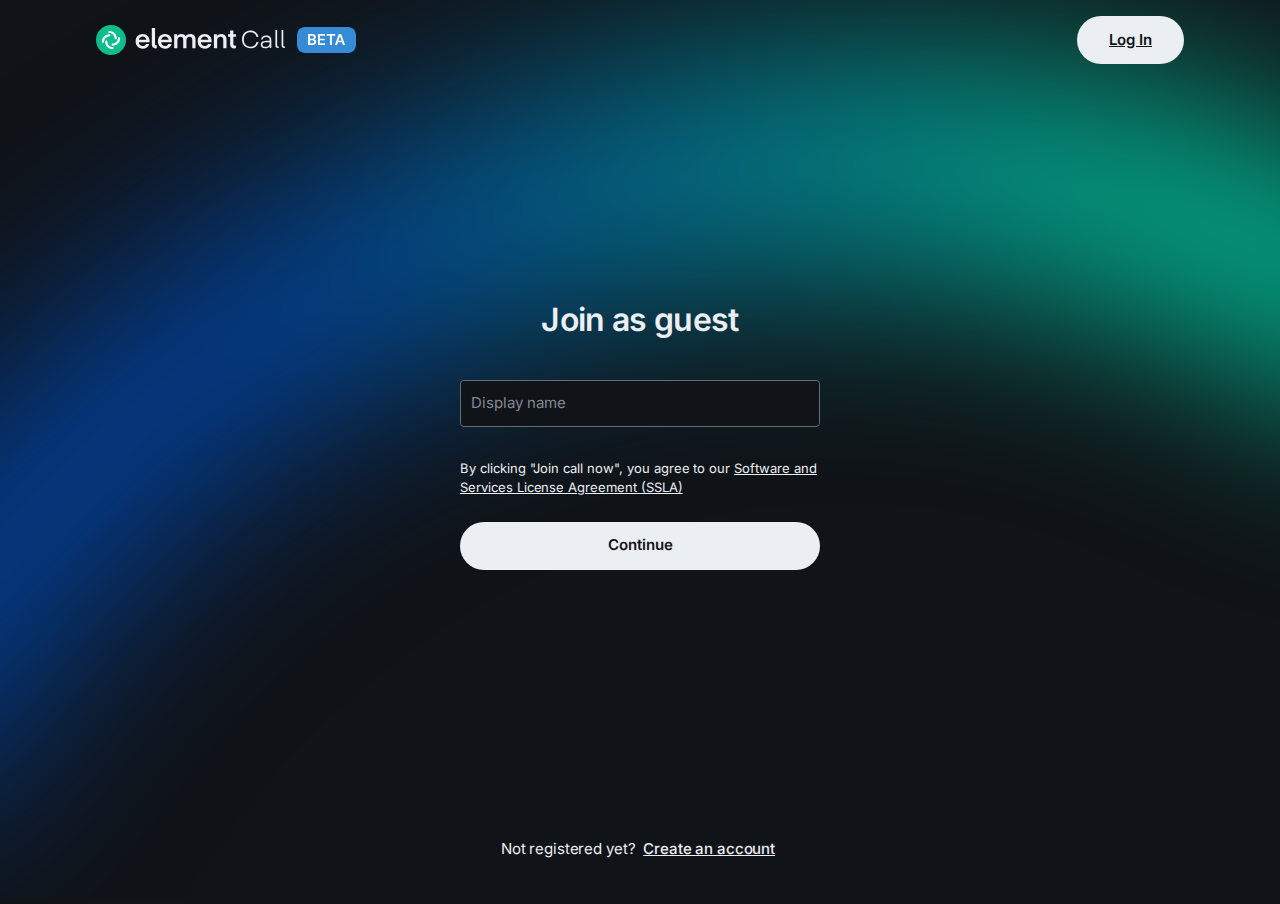
<file: element-config/widgets/element-call/index.html>
<!doctype html><html lang="en"><head><meta charset="UTF-8"><meta name="viewport" content="width=device-width,initial-scale=1,maximum-scale=1"><title>Element Call</title><script>window.global = window;</script><script type="module" crossorigin src="./assets/index-ByQHsvE1.js"></script><link rel="stylesheet" crossorigin href="./assets/index-DFVSEvlE.css"></head><body class="no-theme"><div id="root"></div></body></html>
</file>
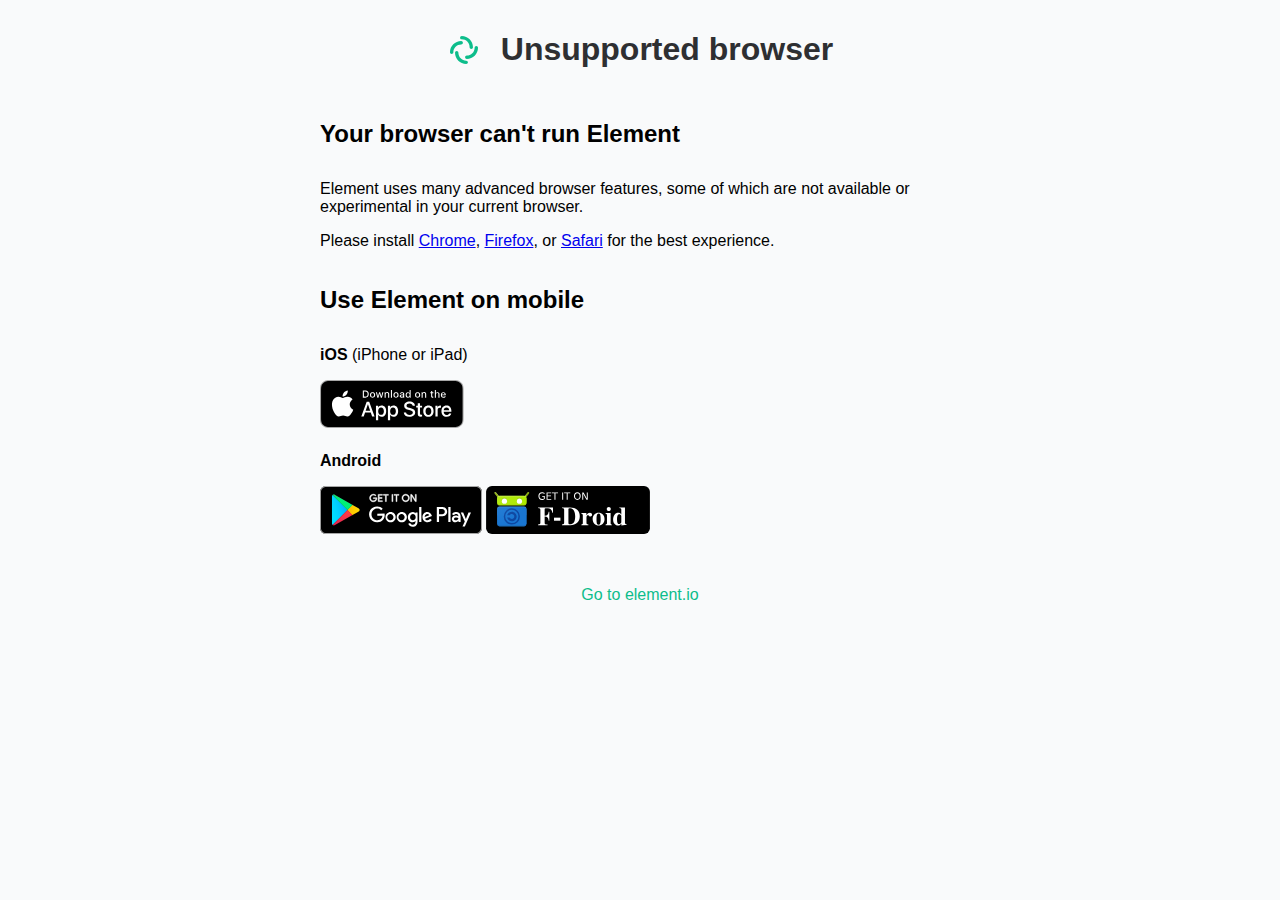
<file: element-config/static/incompatible-browser.html>
<meta name="viewport" content="width=device-width, initial-scale=1.0" />

<head>
    <style type="text/css">
        /* By default, hide the custom IS stuff - enabled in JS */
        #custom_is,
        #is_url {
            display: none;
        }

        html {
            height: 100%;
        }

        body {
            background: #f9fafb;
            max-width: 680px;
            margin: auto;
            font-family:
                -apple-system, BlinkMacSystemFont, "Segoe UI", Roboto, Helvetica, Arial, sans-serif,
                "Apple Color Emoji", "Segoe UI Emoji", "Segoe UI Symbol";
        }

        .mx_Button {
            border: 0;
            border-radius: 4px;
            font-size: 18px;
            margin-left: 4px;
            margin-right: 4px;
            min-width: 80px;
            background-color: #03b381;
            color: #fff;
            cursor: pointer;
            padding: 12px 22px;
            word-break: break-word;
            text-decoration: none;
        }

        .mx_Center {
            justify-content: center;
        }

        .mx_ClearDecoration {
            text-decoration: none !important;
        }

        .mx_HomePage_header {
            color: #2e2f32;
            display: flex;
            align-items: center;
            justify-content: center;
        }

        .mx_HomePage h3 {
            margin-top: 30px;
        }

        .mx_HomePage_col {
            display: flex;
            flex-direction: row;
        }

        .mx_HomePage_row {
            flex: 1 1 0;
            display: flex;
            flex-direction: row;
            flex-wrap: wrap;
        }

        .mx_HomePage_logo {
            margin-right: 20px;
            margin-top: -10px;
        }

        .mx_HomePage_container {
            display: block !important;
            margin: 10px 20px;
        }

        .mx_HomePage_container h1,
        .mx_HomePage_container h2 {
            font-weight: 600;
            margin-bottom: 32px;
        }

        .mx_Spacer {
            margin-top: 24px;
        }

        .mx_FooterLink {
            color: #0dbd8b;
            text-decoration: none;
        }

        .mx_Subtext {
            font-size: 14px;
        }

        .mx_SubtextTop {
            margin-top: 32px;
        }

        @media screen and (max-width: 1120px) {
            body {
                font-size: 20px;
            }

            h1 {
                font-size: 20px;
            }

            h4 {
                font-size: 16px;
            }

            .mx_Button {
                font-size: 18px;
                padding: 14px 28px;
            }

            .mx_HomePage_header {
                justify-content: left;
            }

            .mx_Spacer {
                margin-top: 24px;
            }
        }
    </style>

    <meta name="apple-itunes-app" content="app-id=id1083446067" />
</head>

<body>
    <div class="mx_HomePage_container">
        <div class="mx_HomePage_header">
            <span class="mx_HomePage_logo">
                <svg width="34" height="42" viewBox="0 0 34 42" fill="none" xmlns="http://www.w3.org/2000/svg">
                    <path
                        fill-rule="evenodd"
                        clip-rule="evenodd"
                        d="M13.08 8.68C13.08 7.75216 13.8321 7 14.76 7C20.9456 7 25.96 12.0144 25.96 18.2C25.96 19.1278 25.2078 19.88 24.28 19.88C23.3521 19.88 22.6 19.1278 22.6 18.2C22.6 13.8701 19.0899 10.36 14.76 10.36C13.8321 10.36 13.08 9.60784 13.08 8.68Z"
                        fill="#0DBD8B"
                    />
                    <path
                        fill-rule="evenodd"
                        clip-rule="evenodd"
                        d="M20.92 33.32C20.92 34.2478 20.1679 35 19.24 35C13.0544 35 8.04001 29.9856 8.04001 23.8C8.04001 22.8722 8.79217 22.12 9.72001 22.12C10.6478 22.12 11.4 22.8722 11.4 23.8C11.4 28.1299 14.9101 31.64 19.24 31.64C20.1679 31.64 20.92 32.3922 20.92 33.32Z"
                        fill="#0DBD8B"
                    />
                    <path
                        fill-rule="evenodd"
                        clip-rule="evenodd"
                        d="M4.68 24.9199C3.75216 24.9199 3 24.1678 3 23.2399C3 17.0543 8.01441 12.0399 14.2 12.0399C15.1278 12.0399 15.88 12.7921 15.88 13.7199C15.88 14.6478 15.1278 15.3999 14.2 15.3999C9.87009 15.3999 6.36 18.91 6.36 23.2399C6.36 24.1678 5.60784 24.9199 4.68 24.9199Z"
                        fill="#0DBD8B"
                    />
                    <path
                        fill-rule="evenodd"
                        clip-rule="evenodd"
                        d="M29.32 17.0801C30.2478 17.0801 31 17.8322 31 18.7601C31 24.9457 25.9856 29.9601 19.8 29.9601C18.8722 29.9601 18.12 29.2079 18.12 28.2801C18.12 27.3522 18.8722 26.6001 19.8 26.6001C24.1299 26.6001 27.64 23.09 27.64 18.7601C27.64 17.8322 28.3922 17.0801 29.32 17.0801Z"
                        fill="#0DBD8B"
                    />
                </svg>
            </span>
            <h1>Unsupported browser</h1>
        </div>
        <div class="mx_HomePage_col">
            <div class="mx_HomePage_row">
                <div>
                    <h2 id="step1_heading">Your browser can't run Element</h2>
                    <p>
                        Element uses many advanced browser features, some of which are not available or experimental in
                        your current browser.
                    </p>
                    <p>
                        Please install <a href="https://www.google.com/chrome">Chrome</a>,
                        <a href="https://firefox.com">Firefox</a>, or <a href="https://apple.com/safari">Safari</a> for
                        the best experience.
                    </p>
                </div>
            </div>
        </div>
        <div class="mx_HomePage_col">
            <div class="mx_HomePage_row">
                <div>
                    <h2 id="step2_heading">Use Element on mobile</h2>
                    <p><strong>iOS</strong> (iPhone or iPad)</p>
                    <a href="https://apps.apple.com/app/vector/id1083446067" target="_blank" class="mx_ClearDecoration">
                        <svg
                            width="144px"
                            height="48px"
                            viewBox="0 0 120 40"
                            version="1.1"
                            xmlns="http://www.w3.org/2000/svg"
                            xmlns:xlink="http://www.w3.org/1999/xlink"
                        >
                            <desc>Download on the App Store.</desc>
                            <defs></defs>
                            <g id="Page-1" stroke="none" stroke-width="1" fill="none" fill-rule="evenodd">
                                <g id="App-Store-badge" fill-rule="nonzero">
                                    <g id="Group">
                                        <g id="Shape">
                                            <path
                                                d="M110.13477,0 L9.53468,0 C9.16798,0 8.80568,0 8.43995,0.002 C8.1338,0.004 7.83009,0.00981 7.521,0.0147 C6.84951368,0.0226018036 6.17960647,0.0816762599 5.5171,0.19141 C4.85552408,0.303532628 4.21467252,0.51491574 3.61622,0.81841 C3.01849941,1.12447171 2.47234502,1.52216753 1.99757,1.99707 C1.5203025,2.47063699 1.12246318,3.01801638 0.81935,3.61816 C0.515400242,4.21710912 0.304640498,4.8589383 0.19435,5.52148 C0.0830109412,6.18318491 0.0230983806,6.85252054 0.01515,7.52348 C0.00587,7.83008 0.00489,8.1377 0,8.44434 L0,31.5586 C0.00489,31.8691 0.00587,32.1699 0.01515,32.4805 C0.023100818,33.1514262 0.0830133796,33.8207284 0.19435,34.4824 C0.304335953,35.145329 0.515108158,35.7875266 0.81935,36.3867 C1.12232555,36.9849029 1.52022081,37.5300662 1.99757,38.001 C2.47054482,38.478014 3.01705224,38.8759804 3.61622,39.1797 C4.21466797,39.4840065 4.85545044,39.6966478 5.5171,39.8105 C6.1797191,39.9193547 6.84955741,39.9784532 7.521,39.9873 C7.83009,39.9941 8.1338,39.998 8.43995,39.998 C8.80567,40 9.168,40 9.53468,40 L110.13477,40 C110.49417,40 110.85937,40 111.21877,39.998 C111.52347,39.998 111.83597,39.9941 112.14067,39.9873 C112.810843,39.9789237 113.47942,39.9198215 114.14067,39.8105 C114.804454,39.6958464 115.447534,39.4832614 116.04887,39.1797 C116.647497,38.8758046 117.1935,38.4778491 117.66607,38.001 C118.142188,37.5282218 118.540932,36.9834573 118.84767,36.3867 C119.149629,35.7870908 119.358395,35.1449445 119.46677,34.4824 C119.578285,33.8206376 119.640323,33.1514843 119.65237,32.4805 C119.65627,32.1699 119.65627,31.8691 119.65627,31.5586 C119.66407,31.1953 119.66407,30.834 119.66407,30.4648 L119.66407,9.53613 C119.66407,9.16992 119.66407,8.80664 119.65627,8.44434 C119.65627,8.1377 119.65627,7.83008 119.65237,7.52344 C119.640326,6.85242244 119.578287,6.18323567 119.46677,5.52144 C119.358093,4.8592816 119.149339,4.21750328 118.84767,3.61812 C118.230394,2.41519608 117.251573,1.4360254 116.04887,0.81832 C115.447532,0.51556738 114.804383,0.30424041 114.14067,0.19132 C113.479535,0.0811027831 112.810888,0.0220077649 112.14067,0.01456 C111.83597,0.00968 111.52347,0.00382 111.21877,0.00187 C110.85937,-0.00013 110.49417,-0.00013 110.13477,-0.00013 L110.13477,0 Z"
                                                fill="#A6A6A6"
                                            ></path>
                                            <path
                                                d="M8.44483,39.125 C8.14015,39.125 7.84283,39.1211 7.54054,39.1143 C6.91432177,39.1061407 6.28956717,39.051625 5.6714,38.9512 C5.0949903,38.8519282 4.53660424,38.6672645 4.01466,38.4033 C3.4975017,38.1415227 3.02581177,37.7982729 2.61766,37.3867 C2.20360033,36.9799753 1.85887673,36.508244 1.59715,35.9902 C1.33253926,35.4687891 1.14941288,34.9098996 1.05415,34.333 C0.951274358,33.7131149 0.895614374,33.0863132 0.88765,32.458 C0.88131,32.2471 0.87301,31.5449 0.87301,31.5449 L0.87301,8.44434 C0.87301,8.44434 0.88185,7.75293 0.8877,7.5498 C0.895325827,6.92248205 0.950662148,6.2966531 1.05323,5.67773 C1.14866872,5.09925008 1.33193687,4.53874887 1.59669,4.01563 C1.85745482,3.49794385 2.20026458,3.02586029 2.61183,2.61768 C3.02293283,2.20562142 3.49613161,1.86060412 4.01417,1.59521 C4.53491467,1.3320936 5.09224545,1.14873255 5.66749,1.05127 C6.28768733,0.949836139 6.91461084,0.894996084 7.543,0.88721 L8.44532,0.875 L111.21387,0.875 L112.12697,0.8877 C112.749643,0.895099198 113.370872,0.949450006 113.98537,1.05029 C114.566438,1.14897507 115.129577,1.33361553 115.65627,1.59814 C116.694088,2.13298605 117.538542,2.97916295 118.07127,4.01807 C118.331797,4.53757756 118.512239,5.09350676 118.60647,5.66699 C118.710259,6.29099138 118.768347,6.92173834 118.78027,7.5542 C118.78317,7.8374 118.78317,8.1416 118.78317,8.44434 C118.79107,8.81934 118.79107,9.17627 118.79107,9.53613 L118.79107,30.4648 C118.79107,30.8281 118.79107,31.1826 118.78317,31.54 C118.78317,31.8652 118.78317,32.1631 118.77927,32.4697 C118.767605,33.0908757 118.710486,33.7103642 118.60837,34.3232 C118.51506,34.9042612 118.33293,35.4675131 118.06837,35.9932 C117.804793,36.5056211 117.462049,36.9732662 117.05277,37.3789 C116.644251,37.7926846 116.171729,38.1379427 115.65337,38.4014 C115.128136,38.6673937 114.565826,38.8527403 113.98537,38.9512 C113.36725,39.052161 112.742435,39.1066802 112.11617,39.1143 C111.82327,39.1211 111.51657,39.125 111.21877,39.125 L110.13477,39.127 L8.44483,39.125 Z"
                                                fill="#000000"
                                            ></path>
                                        </g>
                                        <g id="_Group_" transform="translate(9.000000, 8.000000)" fill="#FFFFFF">
                                            <g id="_Group_2">
                                                <g id="_Group_3">
                                                    <path
                                                        d="M15.76888,12.30068 C15.790737,10.6042091 16.6801229,9.03718611 18.12544,8.14862 C17.2095126,6.84051277 15.730392,6.04087835 14.13428,5.99094 C12.45504,5.81468 10.82709,6.99577 9.97138,6.99577 C9.09911,6.99577 7.78161,6.00844 6.36288,6.03763 C4.49620126,6.09793842 2.79813717,7.13352548 1.88996,8.7655 C-0.04404,12.11392 1.39855,17.03497 3.25116,19.74158 C4.17806,21.06693 5.26134,22.54738 6.67879,22.49488 C8.06585,22.43735 8.58389,21.6104 10.25819,21.6104 C11.91695,21.6104 12.40298,22.49488 13.84919,22.4615 C15.33757,22.43734 16.27532,21.13026 17.1697,19.79236 C17.8356761,18.8479997 18.3481437,17.8042759 18.68812,16.69985 C16.9203766,15.9521813 15.7709432,14.2200343 15.76888,12.30068 Z"
                                                        id="_Path_"
                                                    ></path>
                                                    <path
                                                        d="M13.03725,4.21089 C13.8487766,3.23668191 14.248585,1.98450245 14.15177,0.72027 C12.9119378,0.850490487 11.7666802,1.44304968 10.94419,2.37988 C10.1320187,3.30418903 9.72057463,4.51343268 9.80048,5.74127 C11.0569368,5.75420677 12.2499161,5.19015322 13.03725,4.21089 Z"
                                                        id="_Path_2"
                                                    ></path>
                                                </g>
                                            </g>
                                            <g id="Group" transform="translate(25.000000, 9.000000)">
                                                <path
                                                    d="M8.30227,10.13965 L3.56887,10.13965 L2.43215,13.4961 L0.42727,13.4961 L4.91067,1.0781 L6.99367,1.0781 L11.47707,13.4961 L9.438,13.4961 L8.30227,10.13965 Z M4.0591,8.59082 L7.8111,8.59082 L5.96149,3.14355 L5.90973,3.14355 L4.0591,8.59082 Z"
                                                    id="Shape"
                                                ></path>
                                                <path
                                                    d="M21.15969,8.96973 C21.15969,11.78321 19.65383,13.59082 17.38137,13.59082 C16.2067553,13.6522646 15.1003324,13.0370307 14.53274,12.00682 L14.48974,12.00682 L14.48974,16.4912 L12.63134,16.4912 L12.63134,4.44238 L14.4302,4.44238 L14.4302,5.94824 L14.46438,5.94824 C15.0571883,4.92448792 16.1648043,4.30951884 17.34719,4.34765 C19.645,4.34766 21.15969,6.16406 21.15969,8.96973 Z M19.24953,8.96973 C19.24953,7.13673 18.30226,5.93164 16.85695,5.93164 C15.43703,5.93164 14.48195,7.16211 14.48195,8.96973 C14.48195,10.79395 15.43703,12.01563 16.85695,12.01563 C18.30227,12.01563 19.24953,10.81934 19.24953,8.96973 Z"
                                                    id="Shape"
                                                ></path>
                                                <path
                                                    d="M31.12453,8.96973 C31.12453,11.78321 29.61867,13.59082 27.34621,13.59082 C26.1715953,13.6522646 25.0651724,13.0370307 24.49758,12.00682 L24.45458,12.00682 L24.45458,16.4912 L22.59618,16.4912 L22.59618,4.44238 L24.395,4.44238 L24.395,5.94824 L24.42918,5.94824 C25.0219926,4.92448854 26.1296128,4.30952307 27.312,4.34766 C29.60988,4.34766 31.12453,6.16406 31.12453,8.96973 Z M29.21437,8.96973 C29.21437,7.13673 28.2671,5.93164 26.82179,5.93164 C25.40187,5.93164 24.44679,7.16211 24.44679,8.96973 C24.44679,10.79395 25.40187,12.01563 26.82179,12.01563 C28.26711,12.01563 29.21438,10.81934 29.21438,8.96973 L29.21437,8.96973 Z"
                                                    id="Shape"
                                                ></path>
                                                <path
                                                    d="M37.71047,10.03613 C37.84817,11.26758 39.04447,12.07613 40.67922,12.07613 C42.24563,12.07613 43.37258,11.26754 43.37258,10.15718 C43.37258,9.19331 42.69289,8.61618 41.08352,8.22066 L39.47415,7.83296 C37.19388,7.28218 36.13528,6.21577 36.13528,4.4853 C36.13528,2.34272 38.00247,0.87104 40.65383,0.87104 C43.27783,0.87104 45.07668,2.34272 45.13723,4.4853 L43.26123,4.4853 C43.14893,3.24604 42.12451,2.498 40.62744,2.498 C39.13037,2.498 38.10596,3.25484 38.10596,4.3564 C38.10596,5.23433 38.76026,5.75093 40.36084,6.1464 L41.729,6.48234 C44.27685,7.08488 45.33545,8.10834 45.33545,9.92472 C45.33545,12.24796 43.48486,13.70304 40.5415,13.70304 C37.78759,13.70304 35.92822,12.28214 35.8081,10.03604 L37.71047,10.03613 Z"
                                                    id="Shape"
                                                ></path>
                                                <path
                                                    d="M49.34621,2.2998 L49.34621,4.44238 L51.06789,4.44238 L51.06789,5.91406 L49.34621,5.91406 L49.34621,10.90527 C49.34621,11.68066 49.69094,12.04199 50.44777,12.04199 C50.6521614,12.0384259 50.8562221,12.0240726 51.0591,11.99899 L51.0591,13.46188 C50.7188283,13.5254596 50.3729708,13.5542545 50.02687,13.54782 C48.19387,13.54782 47.47902,12.85934 47.47902,11.10348 L47.47902,5.91406 L46.16262,5.91406 L46.16262,4.44238 L47.479,4.44238 L47.479,2.2998 L49.34621,2.2998 Z"
                                                    id="Shape"
                                                ></path>
                                                <path
                                                    d="M52.065,8.96973 C52.065,6.1211 53.74273,4.33106 56.35895,4.33106 C58.98395,4.33106 60.65387,6.12106 60.65387,8.96973 C60.65387,11.82618 58.99274,13.6084 56.35895,13.6084 C53.72609,13.6084 52.065,11.82617 52.065,8.96973 Z M58.76031,8.96973 C58.76031,7.01563 57.8648,5.86231 56.35894,5.86231 C54.85308,5.86231 53.95855,7.02442 53.95855,8.96973 C53.95855,10.93164 54.85308,12.07618 56.35894,12.07618 C57.8648,12.07618 58.76027,10.93164 58.76027,8.96973 L58.76031,8.96973 Z"
                                                    id="Shape"
                                                ></path>
                                                <path
                                                    d="M62.18606,4.44238 L63.95852,4.44238 L63.95852,5.98338 L64.00152,5.98338 C64.248696,4.99136841 65.1576526,4.30863156 66.17925,4.34764 C66.393414,4.34689223 66.6069872,4.37015075 66.81597,4.41698 L66.81597,6.15526 C66.545601,6.07264332 66.2635596,6.03471129 65.98097,6.04296 C65.4346182,6.02079544 64.9058709,6.23853473 64.5335615,6.63900597 C64.161252,7.03947722 63.9825766,7.58267074 64.04445,8.12596 L64.04445,13.49608 L62.18605,13.49608 L62.18606,4.44238 Z"
                                                    id="Shape"
                                                ></path>
                                                <path
                                                    d="M75.3843,10.83691 C75.1343,12.48046 73.53371,13.60839 71.48586,13.60839 C68.85207,13.60839 67.21731,11.84374 67.21731,9.01269 C67.21731,6.17285 68.86086,4.33105 71.40774,4.33105 C73.91262,4.33105 75.48782,6.05175 75.48782,8.79687 L75.48782,9.43359 L69.09329,9.43359 L69.09329,9.54589 C69.0335874,10.2199216 69.2663316,10.8871194 69.7323199,11.3777699 C70.1983083,11.8684204 70.8526275,12.1352333 71.52884,12.11034 C72.4306823,12.1948396 73.2809431,11.6769777 73.61966,10.8369 L75.3843,10.83691 Z M69.1020624,8.13477 L73.62844,8.13476 C73.6621655,7.52909749 73.4416965,6.93682308 73.0201501,6.50063155 C72.5986036,6.06444001 72.0142008,5.82388041 71.40774,5.83691 C70.7964818,5.83326223 70.2090907,6.07393463 69.7761255,6.50543324 C69.3431603,6.93693186 69.1004963,7.52350292 69.1020624,8.13477 Z"
                                                    id="Shape"
                                                ></path>
                                            </g>
                                        </g>
                                    </g>
                                    <g id="_Group_4" transform="translate(35.000000, 8.000000)" fill="#FFFFFF">
                                        <g id="Group">
                                            <path
                                                d="M2.82619,0.731 C3.61513656,0.674384181 4.38789226,0.974547428 4.93176129,1.54887182 C5.47563032,2.12319621 5.73328587,2.91114479 5.63381,3.69584 C5.63381,5.60209 4.60354,6.69784 2.82619,6.69784 L0.67092,6.69784 L0.67092,0.731 L2.82619,0.731 Z M1.59767,5.854 L2.72267,5.854 C3.28649194,5.88770201 3.83548652,5.66555901 4.21721851,5.24925179 C4.5989505,4.83294457 4.77277961,4.26679442 4.69044,3.708 C4.76678901,3.15152453 4.59045658,2.59004622 4.20967108,2.17713398 C3.82888557,1.76422175 3.28349567,1.5430863 2.72267,1.57421 L1.59767,1.57421 L1.59767,5.854 Z"
                                                id="Shape"
                                            ></path>
                                            <path
                                                d="M6.68068,4.44434 C6.60346713,3.63722505 6.99048366,2.85611193 7.67941593,2.42859737 C8.36834819,2.0010828 9.24008181,2.0010828 9.92901407,2.42859737 C10.6179463,2.85611193 11.0049629,3.63722505 10.92775,4.44434 C11.0064319,5.25232226 10.6197687,6.03495038 9.93022554,6.4633853 C9.24068243,6.89182022 8.36774757,6.89182022 7.67820446,6.4633853 C6.98866134,6.03495038 6.60199806,5.25232226 6.68068,4.44434 Z M10.01368,4.44434 C10.01368,3.46827 9.5752,2.89747 8.80568,2.89747 C8.03322,2.89747 7.59868,3.46827 7.59868,4.44435 C7.59868,5.42824 8.03325,5.99464 8.80568,5.99464 C9.57522,5.99463 10.01369,5.42432 10.01369,4.44434 L10.01368,4.44434 Z"
                                                id="Shape"
                                            ></path>
                                            <polygon
                                                id="Shape"
                                                points="16.57326 6.69775 15.65139 6.69775 14.72073 3.38134 14.65042 3.38134 13.72366 6.69775 12.81057 6.69775 11.56936 2.19482 12.47073 2.19482 13.27737 5.63082 13.34378 5.63082 14.26956 2.19482 15.1221 2.19482 16.04788 5.63082 16.11819 5.63082 16.92092 2.19482 17.80959 2.19482"
                                            ></polygon>
                                            <path
                                                d="M18.85354,2.19482 L19.709,2.19482 L19.709,2.91015 L19.77541,2.91015 C20.0063449,2.38347794 20.5459729,2.06130747 21.11916,2.1079 C21.5629768,2.07453177 21.9978859,2.2447899 22.3010908,2.57060207 C22.6042957,2.89641424 22.7428931,3.34242376 22.67775,3.7827 L22.67775,6.6977 L21.78908,6.6977 L21.78908,4.00586 C21.78908,3.28223 21.47463,2.92236 20.8174,2.92236 C20.5163658,2.90833912 20.2242202,3.02648257 20.0175546,3.24581678 C19.810889,3.465151 19.710315,3.76380101 19.7422,4.06347 L19.7422,6.69775 L18.85353,6.69775 L18.85354,2.19482 Z"
                                                id="Shape"
                                            ></path>
                                            <polygon
                                                id="Shape"
                                                points="24.09377 0.437 24.98244 0.437 24.98244 6.69774 24.09377 6.69774"
                                            ></polygon>
                                            <path
                                                d="M26.21779,4.44434 C26.1406364,3.63717225 26.527714,2.85603936 27.2166974,2.4285182 C27.9056808,2.00099704 28.7774592,2.00099704 29.4664426,2.4285182 C30.155426,2.85603936 30.5425036,3.63717225 30.46535,4.44434 C30.543932,5.25235119 30.1571979,6.03495719 29.4676205,6.46337324 C28.7780432,6.89178929 27.9050968,6.89178929 27.2155195,6.46337324 C26.5259421,6.03495719 26.139208,5.25235119 26.21779,4.44434 Z M29.55079,4.44434 C29.55079,3.46827 29.11231,2.89747 28.34279,2.89747 C27.57033,2.89747 27.13579,3.46827 27.13579,4.44435 C27.13579,5.42824 27.57036,5.99464 28.34279,5.99464 C29.11232,5.99463 29.5508,5.42432 29.5508,4.44434 L29.55079,4.44434 Z"
                                                id="Shape"
                                            ></path>
                                            <path
                                                d="M31.4009,5.42432 C31.4009,4.61377 32.00442,4.14649 33.0757,4.08008 L34.29543,4.00977 L34.29543,3.6211 C34.29543,3.14551 33.98098,2.87696 33.37356,2.87696 C32.87747,2.87696 32.53372,3.05909 32.43508,3.37745 L31.57473,3.37745 C31.66555,2.60401 32.39309,2.10792 33.41457,2.10792 C34.54348,2.10792 35.1802,2.66992 35.1802,3.6211 L35.1802,6.69776 L34.32473,6.69776 L34.32473,6.06495 L34.25442,6.06495 C33.9638686,6.52707633 33.4471736,6.79716323 32.90188,6.77195 C32.5196161,6.81171181 32.1383711,6.68791066 31.8523958,6.43115244 C31.5664205,6.17439423 31.4024061,5.80864331 31.4009,5.42432 Z M34.29543,5.03955 L34.29543,4.66309 L33.19582,4.7334 C32.5757,4.7749 32.29445,4.98584 32.29445,5.38281 C32.29445,5.78808 32.64601,6.02392 33.12945,6.02392 C33.4156361,6.05288986 33.7013264,5.96447505 33.9211204,5.77891559 C34.1409144,5.59335613 34.2759916,5.32654106 34.29543,5.03955 Z"
                                                id="Shape"
                                            ></path>
                                            <path
                                                d="M36.34816,4.44434 C36.34816,3.02149 37.07961,2.12012 38.2173,2.12012 C38.7917768,2.09365013 39.3298275,2.40147287 39.59816,2.91012 L39.66457,2.91012 L39.66457,0.437 L40.55324,0.437 L40.55324,6.69774 L39.70168,6.69774 L39.70168,5.98631 L39.63137,5.98631 C39.3427542,6.49073698 38.7980745,6.79335648 38.21731,6.77195 C37.0718,6.772 36.34816,5.87061 36.34816,4.44434 Z M37.26616,4.44434 C37.26616,5.39942 37.71636,5.97413 38.46929,5.97413 C39.21829,5.97413 39.6812,5.39113 39.6812,4.44825 C39.6812,3.50977 39.21343,2.91846 38.46929,2.91846 C37.72121,2.91846 37.26613,3.49707 37.26613,4.44434 L37.26616,4.44434 Z"
                                                id="Shape"
                                            ></path>
                                            <path
                                                d="M44.23,4.44434 C44.1527871,3.63722505 44.5398037,2.85611193 45.2287359,2.42859737 C45.9176682,2.0010828 46.7894018,2.0010828 47.4783341,2.42859737 C48.1672663,2.85611193 48.5542829,3.63722505 48.47707,4.44434 C48.5557519,5.25232226 48.1690887,6.03495038 47.4795455,6.4633853 C46.7900024,6.89182022 45.9170676,6.89182022 45.2275245,6.4633853 C44.5379813,6.03495038 44.1513181,5.25232226 44.23,4.44434 Z M47.563,4.44434 C47.563,3.46827 47.12452,2.89747 46.355,2.89747 C45.58254,2.89747 45.148,3.46827 45.148,4.44435 C45.148,5.42824 45.58257,5.99464 46.355,5.99464 C47.12453,5.99463 47.563,5.42432 47.563,4.44434 Z"
                                                id="Shape"
                                            ></path>
                                            <path
                                                d="M49.66945,2.19482 L50.52492,2.19482 L50.52492,2.91015 L50.59133,2.91015 C50.8222649,2.38347794 51.3618929,2.06130747 51.93508,2.1079 C52.3788968,2.07453177 52.8138059,2.2447899 53.1170108,2.57060207 C53.4202157,2.89641424 53.5588131,3.34242376 53.49367,3.7827 L53.49367,6.6977 L52.605,6.6977 L52.605,4.00586 C52.605,3.28223 52.29055,2.92236 51.63332,2.92236 C51.3322858,2.90833912 51.0401402,3.02648257 50.8334746,3.24581678 C50.626809,3.465151 50.526235,3.76380101 50.55812,4.06347 L50.55812,6.69775 L49.66945,6.69775 L49.66945,2.19482 Z"
                                                id="Shape"
                                            ></path>
                                            <path
                                                d="M58.51516,1.07373 L58.51516,2.21533 L59.49075,2.21533 L59.49075,2.96387 L58.51516,2.96387 L58.51516,5.2793 C58.51516,5.75098 58.7095,5.95752 59.15188,5.95752 C59.2651356,5.95715754 59.3782775,5.95030966 59.49075,5.93701 L59.49075,6.67724 C59.3311595,6.70579072 59.1694656,6.72098004 59.00735,6.72265 C58.01907,6.72265 57.62551,6.37499 57.62551,5.50683 L57.62551,2.96383 L56.91067,2.96383 L56.91067,2.21529 L57.62551,2.21529 L57.62551,1.07373 L58.51516,1.07373 Z"
                                                id="Shape"
                                            ></path>
                                            <path
                                                d="M60.70461,0.437 L61.58547,0.437 L61.58547,2.91845 L61.65578,2.91845 C61.8978078,2.38716856 62.4468801,2.06458754 63.02878,2.11181 C63.4700766,2.08779728 63.8990983,2.26180371 64.1989893,2.58643385 C64.4988802,2.91106399 64.6384049,3.35250564 64.57956,3.79052 L64.57956,6.69775 L63.69,6.69775 L63.69,4.00975 C63.69,3.29051 63.355,2.92625 62.72711,2.92625 C62.417939,2.90089367 62.1133391,3.01329096 61.8947423,3.2333935 C61.6761456,3.45349605 61.5658419,3.75886031 61.59332,4.06785 L61.59332,6.69773 L60.70465,6.69773 L60.70461,0.437 Z"
                                                id="Shape"
                                            ></path>
                                            <path
                                                d="M69.76125,5.48193 C69.512057,6.33130948 68.6900989,6.88010304 67.81008,6.78466 C67.2096439,6.8005102 66.6325914,6.5516307 66.2320282,6.10405516 C65.8314651,5.65647963 65.6478864,5.05545594 65.73,4.46045 C65.6500674,3.86379048 65.8329582,3.26180373 66.2312908,2.81044696 C66.6296234,2.35909018 67.204202,2.10277675 67.80617,2.10791 C69.0591,2.10791 69.81496,2.96391 69.81496,4.37791 L69.81496,4.688 L66.63527,4.688 L66.63527,4.7378 C66.607132,5.07194014 66.7212507,5.40244775 66.9495608,5.6480407 C67.1778709,5.89363365 67.4991879,6.03152392 67.83449,6.0278 C68.2692619,6.07999468 68.6924825,5.86433304 68.90578,5.4819 L69.76125,5.48193 Z M66.63525,4.03076 L68.90966,4.03076 C68.9323129,3.72516044 68.8248585,3.42420507 68.6137769,3.20205909 C68.4026954,2.97991311 68.1076175,2.85723623 67.80126,2.86426 C67.490752,2.86035891 67.191828,2.98202124 66.9722963,3.20164888 C66.7527647,3.42127653 66.6312331,3.72025374 66.63527,4.03076 L66.63525,4.03076 Z"
                                                id="Shape"
                                            ></path>
                                        </g>
                                    </g>
                                </g>
                            </g>
                        </svg>
                    </a>
                    <p class="mx_Spacer"><strong>Android</strong></p>
                    <a
                        href="https://play.google.com/store/apps/details?id=im.vector.app"
                        target="_blank"
                        class="mx_ClearDecoration"
                    >
                        <svg
                            width="162px"
                            height="48px"
                            viewBox="0 0 162 48"
                            version="1.1"
                            xmlns="http://www.w3.org/2000/svg"
                            xmlns:xlink="http://www.w3.org/1999/xlink"
                        >
                            <!-- Generator: Sketch 51.2 (57519) - http://www.bohemiancoding.com/sketch -->
                            <desc>Created with Sketch.</desc>
                            <defs>
                                <linearGradient
                                    x1="91.488428%"
                                    y1="4.9481245%"
                                    x2="-38.3517333%"
                                    y2="71.9074222%"
                                    id="linearGradient-1"
                                >
                                    <stop stop-color="#00A0FF" offset="0%"></stop>
                                    <stop stop-color="#00A1FF" offset="1%"></stop>
                                    <stop stop-color="#00BEFF" offset="26%"></stop>
                                    <stop stop-color="#00D2FF" offset="51%"></stop>
                                    <stop stop-color="#00DFFF" offset="76%"></stop>
                                    <stop stop-color="#00E3FF" offset="100%"></stop>
                                </linearGradient>
                                <linearGradient
                                    x1="107.684729%"
                                    y1="50%"
                                    x2="-130.640394%"
                                    y2="50%"
                                    id="linearGradient-2"
                                >
                                    <stop stop-color="#FFE000" offset="0%"></stop>
                                    <stop stop-color="#FFBD00" offset="41%"></stop>
                                    <stop stop-color="#FFA500" offset="78%"></stop>
                                    <stop stop-color="#FF9C00" offset="100%"></stop>
                                </linearGradient>
                                <linearGradient
                                    x1="86.219293%"
                                    y1="17.8768889%"
                                    x2="-50.1497903%"
                                    y2="194.702638%"
                                    id="linearGradient-3"
                                >
                                    <stop stop-color="#FF3A44" offset="0%"></stop>
                                    <stop stop-color="#C31162" offset="100%"></stop>
                                </linearGradient>
                                <linearGradient
                                    x1="-18.7537448%"
                                    y1="-54.0521474%"
                                    x2="42.1210306%"
                                    y2="24.9170664%"
                                    id="linearGradient-4"
                                >
                                    <stop stop-color="#32A071" offset="0%"></stop>
                                    <stop stop-color="#2DA771" offset="7%"></stop>
                                    <stop stop-color="#15CF74" offset="48%"></stop>
                                    <stop stop-color="#06E775" offset="80%"></stop>
                                    <stop stop-color="#00F076" offset="100%"></stop>
                                </linearGradient>
                            </defs>
                            <g id="Page-1" stroke="none" stroke-width="1" fill="none" fill-rule="evenodd">
                                <g id="Google-Play-badge" fill-rule="nonzero">
                                    <rect
                                        id="Rectangle-path"
                                        fill="#000000"
                                        x="0"
                                        y="0"
                                        width="162"
                                        height="48"
                                        rx="6"
                                    ></rect>
                                    <path
                                        d="M156,0.96 C158.783515,0.96 161.04,3.21648486 161.04,6 L161.04,42 C161.04,44.7835151 158.783515,47.04 156,47.04 L6,47.04 C3.21648486,47.04 0.96,44.7835151 0.96,42 L0.96,6 C0.96,3.21648486 3.21648486,0.96 6,0.96 L156,0.96 Z M156,0 L6,0 C2.6862915,2.13162821e-15 0,2.6862915 0,6 L0,42 C0,45.3137085 2.6862915,48 6,48 L156,48 C159.313708,48 162,45.3137085 162,42 L162,6 C162,2.6862915 159.313708,2.13162821e-15 156,0 Z"
                                        id="Shape"
                                        fill="#A6A6A6"
                                    ></path>
                                    <path
                                        d="M56.904,12.288 C56.9452243,13.1774773 56.6199211,14.0449523 56.004,14.688 C55.3157397,15.4029639 54.3557806,15.791311 53.364,15.756 C51.8428083,15.7440945 50.4769778,14.8214594 49.8980302,13.4146952 C49.3190825,12.007931 49.6398426,10.3911869 50.712,9.312 C51.4086396,8.60079116 52.3686947,8.20981851 53.364,8.232 C53.8713092,8.23030972 54.3736031,8.33240198 54.84,8.532 C55.2742254,8.70714427 55.6607809,8.98266787 55.968,9.336 L55.332,9.972 C54.8464162,9.39441174 54.1174618,9.07882784 53.364,9.12 C52.6066192,9.11628465 51.8804152,9.42130519 51.3528432,9.96472697 C50.8252713,10.5081487 50.541874,11.2430609 50.568,12 C50.5519223,13.1438276 51.2255718,14.1850074 52.2755199,14.63911 C53.325468,15.0932125 54.5455111,14.8710548 55.368,14.076 C55.7372514,13.6758439 55.9502196,13.1562016 55.968,12.612 L53.364,12.612 L53.364,11.748 L56.856,11.748 C56.8880078,11.9262169 56.9040713,12.1069316 56.904,12.288 Z M62.4,9.288 L59.16,9.288 L59.16,11.568 L62.112,11.568 L62.112,12.432 L59.16,12.432 L59.16,14.712 L62.4,14.712 L62.4,15.6 L58.2,15.6 L58.2,8.4 L62.4,8.4 L62.4,9.288 Z M66.336,15.6 L65.412,15.6 L65.412,9.288 L63.396,9.288 L63.396,8.4 L68.4,8.4 L68.4,9.288 L66.336,9.288 L66.336,15.6 Z M71.928,15.6 L71.928,8.4 L72.852,8.4 L72.852,15.6 L71.928,15.6 Z M76.956,15.6 L76.032,15.6 L76.032,9.288 L74.016,9.288 L74.016,8.4 L78.96,8.4 L78.96,9.288 L76.956,9.288 L76.956,15.6 Z M88.332,14.664 C86.8715878,16.1162735 84.5124122,16.1162735 83.052,14.664 C81.6363227,13.1654806 81.6363227,10.8225194 83.052,9.324 C83.7503981,8.62049603 84.7006989,8.22483956 85.692,8.22483956 C86.6833011,8.22483956 87.6336019,8.62049603 88.332,9.324 C89.7537186,10.8201118 89.7537186,13.1678882 88.332,14.664 Z M83.736,14.064 C84.8175887,15.1410781 86.5664113,15.1410781 87.648,14.064 C88.710238,12.8930054 88.710238,11.1069946 87.648,9.936 C86.5664113,8.85892192 84.8175887,8.85892192 83.736,9.936 C82.673762,11.1069946 82.673762,12.8930054 83.736,14.064 Z M90.696,15.6 L90.696,8.4 L91.824,8.4 L95.328,14.004 L95.328,8.4 L96.252,8.4 L96.252,15.6 L95.292,15.6 L91.632,9.732 L91.632,15.6 L90.696,15.6 Z"
                                        id="Shape"
                                        stroke="#FFFFFF"
                                        stroke-width="0.5"
                                        fill="#FFFFFF"
                                    ></path>
                                    <path
                                        d="M81.768,26.1 C78.95451,26.1132401 76.6832087,28.4024174 76.692025,31.2159247 C76.7008414,34.0294321 78.9864446,36.3043299 81.7999624,36.2999373 C84.6134801,36.2955447 86.8919688,34.0135212 86.892,31.2 C86.9117676,29.8372485 86.3774779,28.5248517 85.4115062,27.5634044 C84.4455344,26.6019571 83.1306436,26.0738348 81.768,26.1 Z M81.768,34.296 C80.4998728,34.3846863 79.3064075,33.6891762 78.7584256,32.5421245 C78.2104436,31.3950728 78.419323,30.0296194 79.285159,29.0988456 C80.1509951,28.1680719 81.4978054,27.8611589 82.6814254,28.3248997 C83.8650454,28.7886405 84.6449026,29.9287792 84.648,31.2 C84.6870513,31.9952063 84.4032392,32.7724713 83.8609684,33.3554125 C83.3186976,33.9383536 82.5639505,34.2775396 81.768,34.296 Z M70.596,26.1 C67.7809194,26.1066237 65.503593,28.3928962 65.5080063,31.2079812 C65.5124195,34.0230661 67.796903,36.302187 70.6119906,36.2999843 C73.4270781,36.2977816 75.7079922,34.0150884 75.708,31.2 C75.7277676,29.8372485 75.1934779,28.5248517 74.2275062,27.5634044 C73.2615344,26.6019571 71.9466436,26.0738348 70.584,26.1 L70.596,26.1 Z M70.596,34.296 C69.3272109,34.3896877 68.1302658,33.6976456 67.5784221,32.5513159 C67.0265783,31.4049863 67.2321873,30.0377538 68.096776,29.1044321 C68.9613648,28.1711103 70.3089091,27.8617171 71.4940246,28.3244312 C72.6791401,28.7871453 73.4605457,29.9277613 73.464,31.2 C73.5030513,31.9952063 73.2192392,32.7724713 72.6769684,33.3554125 C72.1346976,33.9383536 71.3799505,34.2775396 70.584,34.296 L70.596,34.296 Z M57.288,27.672 L57.288,29.832 L62.472,29.832 C62.3907161,30.8493646 61.9678136,31.8093534 61.272,32.556 C60.2232275,33.6242696 58.7718519,34.1995896 57.276,34.14 C54.0948398,34.14 51.516,31.5611602 51.516,28.38 C51.516,25.1988398 54.0948398,22.62 57.276,22.62 C58.7373549,22.5961666 60.1485143,23.1528625 61.2,24.168 L62.724,22.644 C61.2899035,21.1918298 59.3288621,20.3823049 57.288,20.4 C54.3827529,20.2869348 51.6484723,21.7724061 50.1622249,24.2712685 C48.6759775,26.7701308 48.6759775,29.8818692 50.1622249,32.3807315 C51.6484723,34.8795939 54.3827529,36.3650652 57.288,36.252 C59.366118,36.3459052 61.3832889,35.5364115 62.82,34.032 C64.0772109,32.6507059 64.7484517,30.8349134 64.692,28.968 C64.6958722,28.5131858 64.6556846,28.0590658 64.572,27.612 L57.288,27.672 Z M111.66,29.352 C111.019296,27.4670521 109.281513,26.1732637 107.292,26.1 C105.965236,26.097406 104.696574,26.6440891 103.787255,27.6102403 C102.877937,28.5763915 102.409075,29.8758277 102.492,31.2 C102.462529,32.5551554 102.985397,33.864034 103.940463,34.8258889 C104.895528,35.7877438 106.20067,36.3198705 107.556,36.3 C109.26103,36.3091908 110.856772,35.4617346 111.804,34.044 L110.064,32.844 C109.535695,33.7247306 108.583028,34.2626004 107.556,34.26 C106.49231,34.3005421 105.51197,33.6866398 105.084,32.712 L111.912,29.892 L111.66,29.352 Z M104.7,31.056 C104.650862,30.3061971 104.905591,29.568174 105.40676,29.0083093 C105.907929,28.4484447 106.613352,28.113866 107.364,28.08 C108.155244,28.0278619 108.90128,28.4528191 109.26,29.16 L104.7,31.056 Z M99.156,36 L101.4,36 L101.4,21 L99.156,21 L99.156,36 Z M95.484,27.24 L95.4,27.24 C94.7159545,26.4752121 93.7380686,26.0386559 92.712,26.04 C89.9881763,26.172086 87.8476045,28.4189755 87.8476045,31.146 C87.8476045,33.8730245 89.9881763,36.119914 92.712,36.252 C93.7413947,36.2693085 94.7256191,35.8299226 95.4,35.052 L95.472,35.052 L95.472,35.784 C95.472,37.74 94.428,38.784 92.748,38.784 C91.6035636,38.7572129 90.5888737,38.0412401 90.18,36.972 L88.224,37.788 C88.977218,39.6201732 90.767077,40.81183 92.748,40.8 C95.376,40.8 97.548,39.252 97.548,35.484 L97.548,26.4 L95.484,26.4 L95.484,27.24 Z M92.916,34.296 C91.3114651,34.1545918 90.0808516,32.810754 90.0808516,31.2 C90.0808516,29.589246 91.3114651,28.2454082 92.916,28.104 C93.6913435,28.143789 94.4177831,28.4949242 94.9306198,29.0777958 C95.4434564,29.6606674 95.6992476,30.4259002 95.64,31.2 C95.7061618,31.9776593 95.451189,32.7485174 94.9343644,33.3333452 C94.4175397,33.9181731 93.6838925,34.2660166 92.904,34.296 L92.916,34.296 Z M122.172,21 L116.808,21 L116.808,36 L119.052,36 L119.052,30.312 L122.184,30.312 C123.927221,30.4372366 125.594369,29.5782107 126.504156,28.0859676 C127.413943,26.5937244 127.413943,24.7182756 126.504156,23.2260324 C125.594369,21.7337893 123.927221,20.8747634 122.184,21 L122.172,21 Z M122.172,28.2 L119.04,28.2 L119.04,23.088 L122.22,23.088 C123.641581,23.088 124.794,24.2404191 124.794,25.662 C124.794,27.0835809 123.641581,28.236 122.22,28.236 L122.172,28.2 Z M136.008,26.04 C134.338455,25.9402067 132.768824,26.8405056 132.012,28.332 L134.004,29.16 C134.405287,28.4204018 135.20535,27.9874267 136.044,28.056 C136.619434,27.9887935 137.197744,28.1555641 137.649034,28.5188522 C138.100324,28.8821403 138.386758,29.4114899 138.444,29.988 L138.444,30.144 C137.723271,29.7623989 136.919511,29.5645502 136.104,29.568 C133.956,29.568 131.784,30.768 131.784,32.94 C131.826825,33.8756506 132.246288,34.7541954 132.946958,35.3757568 C133.647627,35.9973182 134.569918,36.3090392 135.504,36.24 C136.655075,36.3226597 137.759483,35.7704558 138.384,34.8 L138.456,34.8 L138.456,36 L140.616,36 L140.616,30.228 C140.616,27.6 138.624,26.076 136.068,26.076 L136.008,26.04 Z M135.732,34.26 C135,34.26 133.98,33.888 133.98,32.988 C133.98,31.788 135.252,31.392 136.38,31.392 C137.09285,31.3744103 137.797357,31.5484649 138.42,31.896 C138.264835,33.239298 137.143828,34.2630486 135.792,34.296 L135.732,34.26 Z M148.488,26.4 L145.92,32.904 L145.848,32.904 L143.184,26.4 L140.784,26.4 L144.78,35.496 L142.5,40.548 L144.84,40.548 L150.984,26.4 L148.488,26.4 Z M128.316,36 L130.56,36 L130.56,21 L128.316,21 L128.316,36 Z"
                                        id="Shape"
                                        fill="#FFFFFF"
                                    ></path>
                                    <path
                                        d="M12.528,9.048 C12.1368779,9.51733 11.9394644,10.1181539 11.976,10.728 L11.976,37.272 C11.9394644,37.8818461 12.1368779,38.48267 12.528,38.952 L12.612,39.036 L27.48,24.18 L27.48,23.832 L12.612,8.964 L12.528,9.048 Z"
                                        id="Shape"
                                        fill="url(#linearGradient-1)"
                                    ></path>
                                    <path
                                        d="M32.4,29.136 L27.48,24.18 L27.48,23.832 L32.4,18.864 L32.508,18.924 L38.4,22.272 C40.08,23.22 40.08,24.78 38.4,25.74 L32.532,29.076 L32.4,29.136 Z"
                                        id="Shape"
                                        fill="url(#linearGradient-2)"
                                    ></path>
                                    <path
                                        d="M32.544,29.064 L27.48,24 L12.528,38.952 C13.2344613,39.5730269 14.2829148,39.6032707 15.024,39.024 L32.556,29.064"
                                        id="Shape"
                                        fill="url(#linearGradient-3)"
                                    ></path>
                                    <path
                                        d="M32.544,18.936 L15.012,8.976 C14.2709148,8.39672927 13.2224613,8.42697312 12.516,9.048 L27.48,24 L32.544,18.936 Z"
                                        id="Shape"
                                        fill="url(#linearGradient-4)"
                                    ></path>
                                    <path
                                        d="M32.4,28.956 L15.012,38.856 C14.3004462,39.3880037 13.3235538,39.3880037 12.612,38.856 L12.528,38.94 L12.612,39.024 C13.3222149,39.5600151 14.3017851,39.5600151 15.012,39.024 L32.544,29.064 L32.4,28.956 Z"
                                        id="Shape"
                                        fill="#000000"
                                        opacity="0.2"
                                    ></path>
                                    <path
                                        d="M12.528,38.784 C12.1368779,38.31467 11.9394644,37.7138461 11.976,37.104 L11.976,37.284 C11.9394644,37.8938461 12.1368779,38.49467 12.528,38.964 L12.612,38.88 L12.528,38.784 Z M38.4,25.56 L32.4,28.956 L32.508,29.064 L38.4,25.728 C39.0804841,25.4083358 39.5381621,24.7492796 39.6,24 C39.4632354,24.6778055 39.0200471,25.2539503 38.4,25.56 Z"
                                        id="Shape"
                                        fill="#000000"
                                        opacity="0.12"
                                    ></path>
                                    <path
                                        d="M15.012,9.144 L38.4,22.44 C39.0200471,22.7460497 39.4632354,23.3221945 39.6,24 C39.5381621,23.2507204 39.0804841,22.5916642 38.4,22.272 L15.012,8.976 C13.332,8.028 11.964,8.82 11.964,10.74 L11.964,10.92 C12,8.988 13.344,8.196 15.012,9.144 Z"
                                        id="Shape"
                                        fill="#FFFFFF"
                                        opacity="0.25"
                                    ></path>
                                </g>
                            </g>
                        </svg>
                    </a>
                    <a
                        href="https://f-droid.org/repository/browse/?fdid=im.vector.app"
                        target="_blank"
                        class="mx_ClearDecoration"
                    >
                        <svg
                            width="164px"
                            height="48px"
                            viewBox="0 0 157 46"
                            version="1.1"
                            xmlns="http://www.w3.org/2000/svg"
                            xmlns:xlink="http://www.w3.org/1999/xlink"
                        >
                            <desc>Get it on F-Droid.</desc>
                            <defs>
                                <radialGradient
                                    cx="0.55528181%"
                                    cy="0.456156968%"
                                    fx="0.55528181%"
                                    fy="0.456156968%"
                                    r="99.5501799%"
                                    gradientTransform="translate(0.005553,0.004562),scale(0.985441,1.000000),rotate(90.000001),translate(-0.005553,-0.004562)"
                                    id="radialGradient-1"
                                >
                                    <stop stop-color="#FFFFFF" stop-opacity="0.098039" offset="0%"></stop>
                                    <stop stop-color="#FFFFFF" stop-opacity="0" offset="100%"></stop>
                                </radialGradient>
                            </defs>
                            <g id="Page-1" stroke="none" stroke-width="1" fill="none" fill-rule="evenodd">
                                <g id="F-Droid-badge">
                                    <rect
                                        id="Rectangle-path"
                                        fill="#000000"
                                        fill-rule="nonzero"
                                        x="0"
                                        y="0"
                                        width="157"
                                        height="46"
                                        rx="5.6097561"
                                    ></rect>
                                    <g
                                        id="Group"
                                        transform="translate(49.623214, 5.890244)"
                                        fill="#FFFFFF"
                                        fill-rule="nonzero"
                                    >
                                        <path
                                            d="M5.68003571,6.29863415 L5.68003571,4.42449878 L4.13843589,4.42449878 L4.13843589,3.64866951 L6.61432589,3.64866951 L6.61432589,6.64455976 C6.24995506,6.90316951 5.84820327,7.09946423 5.40907054,7.2334439 C4.96995649,7.36430642 4.50125542,7.42973768 4.00296732,7.42973768 C2.91295744,7.42973768 2.0596344,7.1119263 1.44299821,6.47630354 C0.829483333,5.83757671 0.522725893,4.94958037 0.522725893,3.81231451 C0.522725893,2.67194459 0.829483333,1.78394825 1.44299821,1.14832549 C2.0596344,0.509598659 2.91295744,0.190235244 4.00296732,0.190235244 C4.45765054,0.190235244 4.88898,0.24631878 5.29695571,0.358485854 C5.70805274,0.470652927 6.08644143,0.635785447 6.43212179,0.853883415 L6.43212179,1.85873098 C6.08332012,1.56274154 5.71271601,1.33995943 5.32030946,1.19038463 C4.92790292,1.04082854 4.51525458,0.966050488 4.08236446,0.966050488 C3.22903208,0.966050488 2.58748149,1.20440902 2.15771268,1.6811261 C1.73104649,2.15784317 1.51771339,2.86824398 1.51771339,3.81232854 C1.51771339,4.75329033 1.73104649,5.46212976 2.15771268,5.93884683 C2.58748149,6.4155639 3.22903208,6.65392244 4.08236446,6.65392244 C4.41559696,6.65392244 4.71301851,6.6258802 4.97462911,6.56979573 C5.2362397,6.51059598 5.47136589,6.4202387 5.68000768,6.2987239 L5.68003571,6.29863415 Z"
                                            id="Shape"
                                        ></path>
                                        <polygon
                                            id="Shape"
                                            points="8.34342857 0.316390244 12.7531661 0.316390244 12.7531661 1.1109 9.28683036 1.1109 9.28683036 3.17666463 12.6082214 3.17666463 12.6082214 3.97117439 9.28683036 3.97117439 9.28683036 6.49963171 12.8372732 6.49963171 12.8372732 7.29414146 8.34342857 7.29414146 8.34342857 0.316446341"
                                        ></polygon>
                                        <polygon
                                            id="Shape"
                                            points="13.4319107 0.316390244 19.3320268 0.316390244 19.3320268 1.1109 16.8561368 1.1109 16.8561368 7.29425366 15.9078287 7.29425366 15.9078287 1.1109 13.4319387 1.1109 13.4319387 0.316390244"
                                        ></polygon>
                                        <polygon
                                            id="Shape"
                                            points="23.2920714 0.316390244 24.2356975 0.316390244 24.2356975 7.29408537 23.2920714 7.29408537"
                                        ></polygon>
                                        <polygon
                                            id="Shape"
                                            points="25.1480357 0.316390244 31.0481518 0.316390244 31.0481518 1.1109 28.5722618 1.1109 28.5722618 7.29425366 27.6239537 7.29425366 27.6239537 1.1109 25.1480637 1.1109 25.1480637 0.316390244"
                                        ></polygon>
                                        <path
                                            d="M37.8398036,0.956463415 C37.1546481,0.956463415 36.6096432,1.21195976 36.2047887,1.72295244 C35.803037,2.23394512 35.6021611,2.93032154 35.6021611,3.81208171 C35.6021611,4.69071911 35.803037,5.38553415 36.2047887,5.89652683 C36.6096432,6.40751951 37.1546481,6.66301585 37.8398036,6.66301585 C38.524959,6.66301585 39.066852,6.40751951 39.4654825,5.89652683 C39.8672343,5.38553415 40.0681102,4.69071911 40.0681102,3.81208171 C40.0681102,2.93032154 39.8672343,2.23394512 39.4654825,1.72295244 C39.0673754,1.21209065 38.5253515,0.956659756 37.8394111,0.956659756 L37.8398036,0.956463415 Z M37.8398036,0.18997439 C38.817708,0.18997439 39.5993998,0.518687398 40.1848789,1.17611341 C40.7703768,1.83043537 41.0631257,2.70908211 41.0631257,3.81205366 C41.0631257,4.91192114 40.7703768,5.79056789 40.1848789,6.4479939 C39.5993811,7.10231585 38.8176893,7.42947683 37.8398036,7.42947683 C36.8587965,7.42947683 36.0739835,7.10231585 35.4853643,6.4479939 C34.8998664,5.79369065 34.6071175,4.9150439 34.6071175,3.81205366 C34.6071175,2.70906341 34.8998664,1.83041667 35.4853643,1.17611341 C36.0739648,0.518687398 36.8587779,0.18997439 37.8398036,0.18997439 Z"
                                            id="Shape"
                                        ></path>
                                        <polygon
                                            id="Shape"
                                            points="42.5385893 0.316390244 43.8092239 0.316390244 46.9018436 6.15390244 46.9018436 0.316390244 47.817462 0.316390244 47.817462 7.29408537 46.5468273 7.29408537 43.4542077 1.45657317 43.4542077 7.29408537 42.5385893 7.29408537"
                                        ></polygon>
                                        <path
                                            d="M14.4888571,14.6357134 L14.4888571,19.7020244 L13.8851641,19.7020244 C13.7044646,18.9049341 13.5319795,18.3009504 13.3677089,17.8900732 C13.2034365,17.4791959 12.981674,17.1176285 12.7024214,16.8053707 C11.9303365,15.9260976 10.3984651,15.486461 8.10680714,15.486461 C7.46615369,15.486461 7.03493637,15.5686346 6.81315518,15.7329817 C6.5995978,15.8891143 6.49281911,16.201372 6.49281911,16.6697549 L6.49281911,22.5369988 C7.74949196,22.5369988 8.64887768,22.269937 9.19097625,21.7358134 C9.73307482,21.2016898 10.1191173,20.2114744 10.3491036,18.7651671 L10.97744,18.7651671 L10.97744,27.3071427 L10.3491036,27.3071427 C10.1684059,25.8444362 9.80290431,24.8336516 9.25259875,24.274789 C8.70229506,23.7077923 7.78236851,23.4119618 6.49281911,23.3872976 L6.49281911,29.2668829 C6.49281911,29.9653724 6.66530417,30.4296545 7.01027429,30.6597293 C7.3552444,30.8815951 8.10678845,31.0171829 9.26490643,31.0664927 L9.26490643,31.695122 L0.184699286,31.695122 L0.184699286,31.0664927 C1.12105476,30.9678844 1.72475714,30.8076417 1.99580643,30.5857646 C2.26685571,30.3638988 2.40238036,29.9242622 2.40238036,29.2668549 L2.40238036,17.051611 C2.40238036,16.4024313 2.25042679,15.9545858 1.94651964,15.7080744 C1.6426125,15.4615443 1.05533905,15.3136337 0.184699286,15.2643427 L0.184699286,14.6357134 L14.4888571,14.6357134 Z"
                                            id="Shape"
                                        ></path>
                                        <polygon
                                            id="Shape"
                                            points="21.6099286 24.4473171 21.6099286 27.380939 15.4743125 27.380939 15.4743125 24.4473171"
                                        ></polygon>
                                        <path
                                            d="M25.1956964,29.4035366 L25.1956964,16.9540854 C25.1956964,16.378861 25.0478548,15.9720976 24.7521714,15.7337951 C24.4564881,15.4954927 23.9061751,15.3393638 23.1012323,15.2654085 L23.1012323,14.6367793 L30.7891859,14.6367793 C33.7050871,14.6367793 35.9926145,15.3804553 37.651768,16.8678073 C39.3191267,18.3469504 40.1528061,20.3848813 40.1528061,22.9816 C40.1528061,25.5948114 39.3191267,27.7025837 37.651768,29.3049171 C35.9844093,30.8990976 33.7913623,31.6961878 31.072627,31.6961878 L23.1012323,31.6961878 L23.1012323,31.0675585 C23.8322355,31.0429074 24.3620171,30.8991013 24.690577,30.6361402 C25.027342,30.3731923 25.1957245,29.9623244 25.1957245,29.4035366 L25.1956964,29.4035366 Z M29.2737714,16.374878 L29.2737714,29.3541707 C29.2737714,29.9211675 29.3764382,30.3073898 29.5817718,30.5128378 C29.7871054,30.7100581 30.1731478,30.8086683 30.7398991,30.8086683 C32.3497659,30.8086683 33.585954,30.2293394 34.4484634,29.0706817 C34.8591492,28.503685 35.179476,27.7107085 35.4094436,26.6917524 C35.647635,25.6727963 35.7667307,24.5634671 35.7667307,23.3637646 C35.7667307,21.194285 35.4217606,19.4275858 34.7318204,18.0636671 C33.8776095,16.3462215 32.5552583,15.4874988 30.7647668,15.4874988 C29.7709194,15.4874988 29.2739957,15.7833293 29.2739957,16.3749902 L29.2737714,16.374878 Z"
                                            id="Shape"
                                        ></path>
                                        <path
                                            d="M46.4748036,20.0576829 L46.4748036,22.1284683 C47.0661889,21.2820683 47.6247164,20.6739801 48.1503861,20.3042037 C48.6842608,19.9344272 49.2633198,19.749539 49.887563,19.749539 C50.4789484,19.749539 50.9676576,19.9385411 51.3536907,20.3165451 C51.7397238,20.6863215 51.9327404,21.1547175 51.9327404,21.7217329 C51.9327404,22.2147744 51.7848987,22.6215378 51.4892154,22.9420232 C51.193532,23.2542809 50.8116015,23.4104098 50.3434237,23.4104098 C50.0148826,23.4104098 49.7397307,23.3446709 49.5179682,23.2131932 C49.2962057,23.0817136 49.0662287,22.8475156 48.8280373,22.5105993 C48.556988,22.1161586 48.3228992,21.9189383 48.1257707,21.9189383 C47.7068798,21.9189383 47.3454807,22.1572407 47.0415736,22.6338456 C46.7376664,23.1022415 46.5857129,23.6651338 46.5857129,24.3225224 L46.5857129,29.0927785 C46.5857129,29.8734322 46.6965941,30.3911285 46.9183566,30.6458676 C47.1483429,30.8923976 47.6493692,31.0403082 48.4214354,31.0895993 L48.4214354,31.6935737 L41.706879,31.6935737 L41.7068818,31.0895993 C42.2654093,30.990991 42.6309109,30.8430804 42.8033866,30.6458676 C42.9840843,30.4486472 43.0744331,30.0911936 43.0744331,29.5735066 L43.0744331,22.1532017 C43.0744331,21.6437237 42.9799808,21.28627 42.7910761,21.0808407 C42.6103766,20.8754115 42.2489776,20.7357192 41.706879,20.6617639 L41.706879,20.0577895 L46.4749129,20.0577895 L46.4748036,20.0576829 Z"
                                            id="Shape"
                                        ></path>
                                        <path
                                            d="M58.2021429,19.7519512 C59.8284386,19.7519512 61.1795731,20.3394984 62.2555464,21.5145927 C63.3397436,22.6814593 63.8818421,24.1482236 63.8818421,25.9148854 C63.8818421,27.673413 63.3397436,29.1361569 62.2555464,30.3031171 C61.1795731,31.4699837 59.8284386,32.0534171 58.2021429,32.0534171 C56.5512131,32.0534171 55.1877429,31.4699837 54.1117321,30.3031171 C53.0357588,29.1362504 52.4977721,27.6489171 52.4977721,25.8411171 C52.4977721,24.1236715 53.0480852,22.6814967 54.1487113,21.5145927 C55.2493373,20.3394984 56.6004718,19.7519512 58.2021148,19.7519512 L58.2021429,19.7519512 Z M58.2267862,20.5408232 C57.6929115,20.5408232 57.282235,20.7174931 56.9947568,21.0708329 C56.7155024,21.4159638 56.5142714,21.9952927 56.3910637,22.8088195 C56.2678599,23.6223463 56.2062579,24.7851553 56.2062579,26.2972463 C56.2062579,28.1461659 56.349997,29.4363163 56.6374752,30.1676976 C56.9331586,30.8990415 57.4547257,31.2647134 58.2021765,31.2647134 C58.9331797,31.2647134 59.4424204,30.8826049 59.7298986,30.1183878 C60.025582,29.3541707 60.1734236,28.0024065 60.1734236,26.0630951 C60.1734236,23.9923472 60.0296845,22.5542862 59.7422063,21.7489122 C59.4629519,20.943613 58.9578138,20.5409634 58.2267919,20.5409634 L58.2267862,20.5408232 Z"
                                            id="Shape"
                                        ></path>
                                        <path
                                            d="M69.7332321,20.0576829 L69.7332321,29.6472805 C69.7332321,30.1238854 69.8194747,30.4690163 69.9919597,30.6826732 C70.1644448,30.8881024 70.4724545,31.0236902 70.9159888,31.0894366 L70.9159888,31.693411 L64.891383,31.693411 L64.8913942,31.0894366 C65.4663506,30.9497406 65.8318522,30.7936117 65.987899,30.62105 C66.1439589,30.4402663 66.2219888,30.0910215 66.2219888,29.5733159 L66.2219888,22.153011 C66.2219888,21.6353053 66.1398526,21.2860606 65.9755801,21.1052768 C65.8113077,20.9244931 65.4499086,20.7765825 64.891383,20.6615451 L64.891383,20.0575707 L69.7334312,20.0575707 L69.7332321,20.0576829 Z M66.5792143,14.8313537 C66.9652474,14.4451407 67.4293132,14.2520341 67.9714118,14.2520341 C68.5135104,14.2520341 68.9693617,14.4451407 69.3389659,14.8313537 C69.7167939,15.2175667 69.9057079,15.6818488 69.9057079,16.2242 C69.9057079,16.7747602 69.7167939,17.2349378 69.3389659,17.6047329 C68.9693617,17.9745093 68.5052959,18.1593976 67.9467684,18.1593976 C67.3882409,18.1593976 66.9241751,17.9745093 66.5545709,17.6047329 C66.1849667,17.2349565 66.0001646,16.7665606 66.0001646,16.1995451 C66.0001646,15.6654215 66.1931812,15.2093577 66.5792143,14.8313537 Z"
                                            id="Shape"
                                        ></path>
                                        <path
                                            d="M80.0335536,32.0289024 L80.0335536,30.3895354 C79.4421682,31.0140508 78.9041815,31.4495736 78.4195936,31.6961037 C77.9349869,31.9344061 77.3559279,32.0535573 76.6824166,32.0535573 C75.360028,32.0535573 74.2676632,31.4947695 73.405322,30.3771939 C72.542906,29.2514093 72.111698,27.8298037 72.111698,26.1123768 C72.111698,24.2881028 72.5716613,22.7719728 73.4915879,21.5639866 C74.4115144,20.3560191 75.5655579,19.7520354 76.9537182,19.7520354 C77.5286746,19.7520354 78.0379154,19.8670821 78.4814404,20.0971756 C78.9249654,20.3272691 79.4177771,20.7340325 79.9598757,21.3174659 L79.9598757,16.6953073 C79.9598757,16.1200829 79.8489945,15.7502972 79.627232,15.58595 C79.4136746,15.421601 78.883893,15.3065542 78.0378873,15.2408098 L78.0378873,14.6368354 L83.4712087,14.6368354 L83.4712087,29.1447866 C83.4712087,29.6789102 83.5738755,30.0486959 83.7792091,30.2541439 C83.9927665,30.4595732 84.3870234,30.5787244 84.9619798,30.6115976 L84.9619798,31.1909171 L83.3972786,31.3881337 C82.1734636,31.5196133 81.0523154,31.7332702 80.0338339,32.0291044 L80.0335536,32.0289024 Z M79.9596318,28.8734146 L79.9596318,22.734939 C79.7789323,22.2583341 79.507883,21.8803301 79.1464839,21.6009268 C78.7933087,21.3133146 78.4072663,21.1695085 77.9883566,21.1695085 C77.2573534,21.1695085 76.7152548,21.5557309 76.3620609,22.3281756 C76.0170908,23.0923927 75.8446057,24.2880187 75.8446057,25.9150537 C75.8446057,27.5174431 76.0047738,28.7048415 76.3251098,29.4772488 C76.6454459,30.2496935 77.1423696,30.6359159 77.8158809,30.6359159 C78.3744084,30.6359159 78.90419,30.3483037 79.4052256,29.7730793 C79.553071,29.6087302 79.6803811,29.4361648 79.7871561,29.2553829 C79.9021474,29.0746011 79.959643,28.9472315 79.959643,28.8732744 L79.9596318,28.8734146 Z"
                                            id="Shape"
                                        ></path>
                                    </g>
                                    <path
                                        d="M40.46675,6.67476829 L37.3323571,10.7342683"
                                        id="Shape"
                                        stroke="#769616"
                                        stroke-width="1.84532927"
                                        fill="#8AB000"
                                        fill-rule="nonzero"
                                        stroke-linecap="round"
                                    ></path>
                                    <path
                                        d="M40.4527321,5.75 C40.7872823,5.75886341 41.014708,5.88950341 41.1763059,6.08111585 C39.6808809,7.85918415 39.428952,8.14166341 37.3875595,10.6732622 C36.6353612,11.6468354 35.8517911,11.1436683 36.6039893,10.1700951 L39.7395036,6.11031463 C39.9084496,5.88474354 40.1711695,5.75748902 40.4527882,5.7498878 L40.4527321,5.75 Z"
                                        id="Shape"
                                        fill-opacity="0.29804"
                                        fill="#FFFFFF"
                                        fill-rule="nonzero"
                                    ></path>
                                    <path
                                        d="M41.1816607,6.09023171 C41.2730684,6.19940037 41.5956921,6.68413659 41.1982579,7.23888537 L38.0627436,11.2986659 C37.3105454,12.272239 37.2143829,10.8467159 37.2143829,10.8467159 C37.2143829,10.8467159 39.9695927,7.51788659 41.1817168,6.09020366 L41.1816607,6.09023171 Z"
                                        id="Shape"
                                        fill-opacity="0.2"
                                        fill="#263238"
                                        fill-rule="nonzero"
                                    ></path>
                                    <path
                                        d="M40.6545893,5.92334146 C40.9778691,5.92334146 41.3627714,6.02785963 41.2626839,6.51281463 C41.1862782,6.88305854 37.8241036,10.9964122 37.8241036,10.9964122 C37.0719054,11.9699854 35.9844561,11.4955963 36.7366543,10.5221634 L39.8606739,6.48257805 C40.0526737,6.26852098 40.3096379,5.93371951 40.6546454,5.92322927 L40.6545893,5.92334146 Z"
                                        id="Shape"
                                        fill="#8AB000"
                                        fill-rule="nonzero"
                                    ></path>
                                    <path
                                        d="M8.87470536,6.67476829 L12.0105,10.7342683"
                                        id="Shape"
                                        stroke="#769616"
                                        stroke-width="1.84532927"
                                        fill="#8AB000"
                                        fill-rule="nonzero"
                                        stroke-linecap="round"
                                    ></path>
                                    <path
                                        d="M8.89124643,5.75 C8.55669625,5.75886341 8.32927054,5.88950341 8.16767268,6.08111585 C9.66309768,7.85918415 9.91502661,8.14166341 11.9564191,10.6732622 C12.7086173,11.6468354 13.4921875,11.1436683 12.7399893,10.1700951 L9.604475,6.11087561 C9.43552898,5.88530451 9.17280911,5.75805 8.89119036,5.75044878 L8.89124643,5.75 Z"
                                        id="Shape"
                                        fill-opacity="0.29804"
                                        fill="#FFFFFF"
                                        fill-rule="nonzero"
                                    ></path>
                                    <path
                                        d="M8.16147679,6.09023171 C8.07006914,6.19940037 7.74744536,6.68413659 8.14487964,7.23888537 L11.2803939,11.2986659 C12.0325921,12.272239 12.1287546,10.8467159 12.1287546,10.8467159 C12.1287546,10.8467159 9.37354482,7.51788659 8.16142071,6.09020366 L8.16147679,6.09023171 Z"
                                        id="Shape"
                                        fill-opacity="0.2"
                                        fill="#263238"
                                        fill-rule="nonzero"
                                    ></path>
                                    <path
                                        d="M8.68966964,5.92334146 C8.36638982,5.92334146 7.9814875,6.02785963 8.081575,6.51281463 C8.15798073,6.88305854 11.5201554,10.9964122 11.5201554,10.9964122 C12.2723536,11.9699854 13.3598029,11.4955963 12.6076046,10.5221634 L9.483585,6.48257805 C9.29154036,6.26856585 9.03445286,5.93366341 8.68961357,5.92328537 L8.68966964,5.92334146 Z"
                                        id="Shape"
                                        fill="#8AB000"
                                        fill-rule="nonzero"
                                    ></path>
                                    <rect
                                        id="Rectangle-path"
                                        fill="#AEEA00"
                                        fill-rule="nonzero"
                                        x="10.6535714"
                                        y="9.25609756"
                                        width="28.0357143"
                                        height="9.53658537"
                                        rx="2.21439512"
                                    ></rect>
                                    <rect
                                        id="Rectangle-path"
                                        fill-opacity="0.2"
                                        fill="#263238"
                                        fill-rule="nonzero"
                                        x="10.6535714"
                                        y="11.4113659"
                                        width="28.0357143"
                                        height="7.38131707"
                                        rx="2.21439512"
                                    ></rect>
                                    <rect
                                        id="Rectangle-path"
                                        fill-opacity="0.29804"
                                        fill="#FFFFFF"
                                        fill-rule="nonzero"
                                        x="10.6535714"
                                        y="9.25806098"
                                        width="28.0357143"
                                        height="7.38131707"
                                        rx="2.21439512"
                                    ></rect>
                                    <rect
                                        id="Rectangle-path"
                                        fill="#AEEA00"
                                        fill-rule="nonzero"
                                        x="10.6535714"
                                        y="10.098122"
                                        width="28.0357143"
                                        height="7.85421951"
                                        rx="2.21439512"
                                    ></rect>
                                    <rect
                                        id="Rectangle-path"
                                        fill="#1976D2"
                                        fill-rule="nonzero"
                                        x="10.6535714"
                                        y="19.6341463"
                                        width="28.0357143"
                                        height="19.0731707"
                                        rx="2.21439512"
                                    ></rect>
                                    <rect
                                        id="Rectangle-path"
                                        fill-opacity="0.2"
                                        fill="#263238"
                                        fill-rule="nonzero"
                                        x="10.6535714"
                                        y="29.1118293"
                                        width="28.0357143"
                                        height="9.5954878"
                                        rx="2.21439512"
                                    ></rect>
                                    <rect
                                        id="Rectangle-path"
                                        fill-opacity="0.2"
                                        fill="#FFFFFF"
                                        fill-rule="nonzero"
                                        x="10.6535714"
                                        y="19.5752439"
                                        width="28.0357143"
                                        height="9.5954878"
                                        rx="2.21439512"
                                    ></rect>
                                    <rect
                                        id="Rectangle-path"
                                        fill="#1976D2"
                                        fill-rule="nonzero"
                                        x="10.6535714"
                                        y="20.4756098"
                                        width="28.0357143"
                                        height="17.3902439"
                                        rx="2.21439512"
                                    ></rect>
                                    <path
                                        d="M24.6714286,24.5735366 C22.5461252,24.5735366 20.7467089,26.0384683 20.2201982,28.0061463 L22.5906179,28.0061463 C22.9995748,27.2788415 23.767473,26.7879598 24.6714005,26.7879598 C26.0087882,26.7879598 27.0692111,27.8488768 27.0692111,29.1868598 C27.0692111,30.5248427 26.0087882,31.5857598 24.6714005,31.5857598 C23.7068318,31.5857598 22.8924223,31.0301695 22.5099311,30.2205134 L20.1827425,30.2205134 C20.6565741,32.2619878 22.49339,33.8000988 24.6715407,33.8000988 C27.2051002,33.8000988 29.2825746,31.7215439 29.2825746,29.1869159 C29.2825746,26.6521756 27.204988,24.5737329 24.6715407,24.5737329 L24.6714286,24.5735366 Z"
                                        id="Shape"
                                        fill="#0D47A1"
                                        fill-rule="nonzero"
                                    ></path>
                                    <ellipse
                                        id="Oval"
                                        stroke="#0D47A1"
                                        stroke-width="1.40243902"
                                        stroke-linecap="round"
                                        cx="24.6714286"
                                        cy="29.187561"
                                        rx="7.04593571"
                                        ry="7.04921951"
                                    ></ellipse>
                                    <ellipse
                                        id="Oval"
                                        fill-opacity="0.2"
                                        fill="#263238"
                                        fill-rule="nonzero"
                                        cx="17.5699821"
                                        cy="14.1480854"
                                        rx="2.49002"
                                        ry="2.86013415"
                                    ></ellipse>
                                    <ellipse
                                        id="Oval"
                                        fill="#FFFFFF"
                                        fill-rule="nonzero"
                                        cx="17.5699821"
                                        cy="14.5172073"
                                        rx="2.49002"
                                        ry="2.49118049"
                                    ></ellipse>
                                    <ellipse
                                        id="Oval"
                                        fill-opacity="0.2"
                                        fill="#263238"
                                        fill-rule="nonzero"
                                        cx="31.9579107"
                                        cy="14.1480854"
                                        rx="2.49002"
                                        ry="2.86013415"
                                    ></ellipse>
                                    <ellipse
                                        id="Oval"
                                        fill="#FFFFFF"
                                        fill-rule="nonzero"
                                        cx="31.9579107"
                                        cy="14.5172073"
                                        rx="2.49002"
                                        ry="2.49118049"
                                    ></ellipse>
                                    <path
                                        d="M8.89152679,5.74242683 C8.53321466,5.73295225 8.20186636,5.93202601 8.04184972,6.25291205 C7.88183308,6.57379808 7.92213189,6.95837436 8.14518804,7.23908171 L10.8014598,10.6784232 C10.7075486,10.9245568 10.6536163,11.19065 10.6536163,11.4705768 L10.6536163,16.5785402 C10.6536163,17.8053098 11.6406977,18.7928512 12.8668957,18.7928512 L36.4760511,18.7928512 C37.7022491,18.7928512 38.6893306,17.8052817 38.6893306,16.5785402 L38.6893306,11.4705768 C38.6893306,11.1904873 38.6360487,10.9241305 38.5420337,10.6778622 L41.1977728,7.23908171 C41.4136365,6.96742572 41.4588967,6.59756916 41.3149131,6.28183678 C41.1709296,5.96610439 40.8620538,5.75789519 40.5154957,5.74295976 C40.2117646,5.72988939 39.9211038,5.86740249 39.7384859,6.11056707 L37.2114307,9.3827378 C36.9843414,9.30055488 36.7376271,9.25483537 36.4796986,9.25483537 L12.8705432,9.25483537 C12.6122305,9.25483537 12.3657882,9.30072317 12.1356991,9.38138305 L9.60687766,6.10921232 C9.43781797,5.88409848 9.17527379,5.74853032 8.89392945,5.74107207 L8.89152679,5.74242683 Z M12.8669911,19.6341463 C11.640793,19.6341463 10.6537116,20.6216878 10.6537116,21.8484573 L10.6537116,36.4930061 C10.6537116,37.7197756 11.640793,38.7073171 12.8669911,38.7073171 L36.4761464,38.7073171 C37.7023445,38.7073171 38.6894259,37.7197756 38.6894259,36.4930061 L38.6894259,21.8484573 C38.6922295,20.6232866 37.7053723,19.635689 36.4802116,19.635689 L12.8710562,19.635689 L12.8669911,19.6341463 Z"
                                        id="Shape"
                                        fill="url(#radialGradient-1)"
                                        fill-rule="nonzero"
                                    ></path>
                                </g>
                            </g>
                        </svg>
                    </a>
                </div>
            </div>
        </div>
        <div class="mx_HomePage_row mx_Center mx_Spacer">
            <p class="mx_Spacer">
                <a href="https://element.io" target="_blank" class="mx_FooterLink"> Go to element.io </a>
            </p>
        </div>
    </div>
</body>
</file>
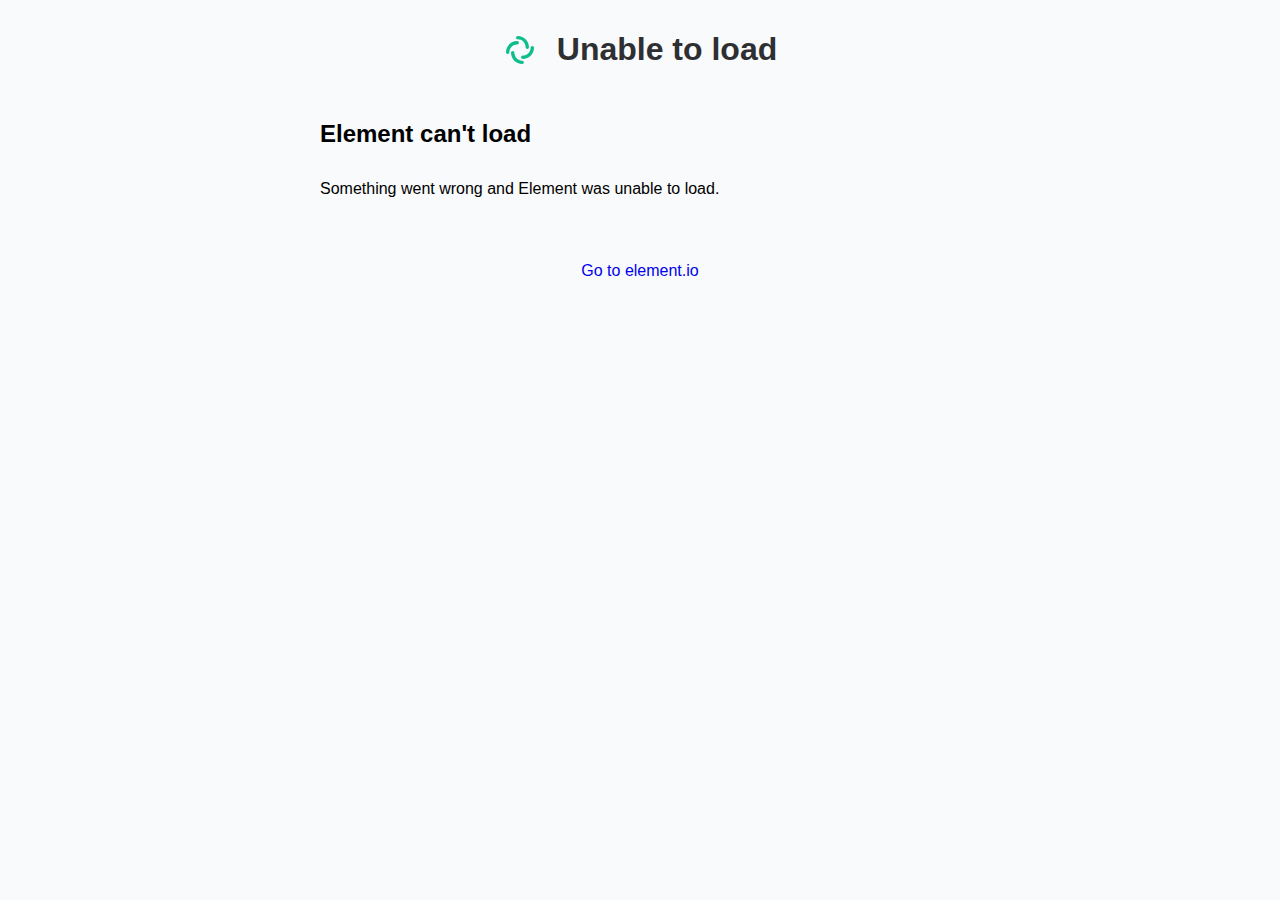
<file: element-config/static/unable-to-load.html>
<meta name="viewport" content="width=device-width, initial-scale=1.0" />

<head>
    <style type="text/css">
        /* By default, hide the custom IS stuff - enabled in JS */
        #custom_is,
        #is_url {
            display: none;
        }

        html {
            height: 100%;
        }

        body {
            background: #f9fafb;
            max-width: 680px;
            margin: auto;
            font-family:
                -apple-system, BlinkMacSystemFont, "Segoe UI", Roboto, Helvetica, Arial, sans-serif,
                "Apple Color Emoji", "Segoe UI Emoji", "Segoe UI Symbol";
        }

        .mx_Button {
            border: 0;
            border-radius: 4px;
            font-size: 18px;
            margin-left: 4px;
            margin-right: 4px;
            min-width: 80px;
            background-color: #03b381;
            color: #fff;
            cursor: pointer;
            padding: 12px 22px;
            word-break: break-word;
            text-decoration: none;
        }

        .mx_Center {
            justify-content: center;
        }

        .mx_ClearDecoration {
            text-decoration: none !important;
        }

        .mx_HomePage_header {
            color: #2e2f32;
            display: flex;
            align-items: center;
            justify-content: center;
        }

        .mx_HomePage h3 {
            margin-top: 30px;
        }

        .mx_HomePage_col {
            display: flex;
            flex-direction: row;
        }

        .mx_HomePage_row {
            flex: 1 1 0;
            display: flex;
            flex-direction: row;
            flex-wrap: wrap;
        }

        .mx_HomePage_logo {
            margin-right: 20px;
            margin-top: -10px;
        }

        .mx_HomePage_container {
            display: block !important;
            margin: 10px 20px;
        }

        .mx_HomePage_errorContainer {
            display: none; /* shown in JS if needed */
            margin: 20px;
            border: 1px solid red;
            background-color: #ffb9b9;
            padding: 5px;
        }

        .mx_HomePage_container h1,
        .mx_HomePage_container h2,
        .mx_HomePage_container h3,
        .mx_HomePage_container h4 {
            font-weight: 600;
            margin-bottom: 32px;
        }

        .mx_Spacer {
            margin-top: 24px;
        }

        .mx_FooterLink {
            color: ##0dbd8b;
            text-decoration: none;
        }

        .mx_Subtext {
            font-size: 14px;
        }

        .mx_SubtextTop {
            margin-top: 32px;
        }

        @media screen and (max-width: 1120px) {
            body {
                font-size: 20px;
            }

            h1 {
                font-size: 20px;
            }

            h4 {
                font-size: 16px;
            }

            .mx_Button {
                font-size: 18px;
                padding: 14px 28px;
            }

            .mx_HomePage_header {
                justify-content: left;
            }

            .mx_Spacer {
                margin-top: 24px;
            }
        }
    </style>

    <meta name="apple-itunes-app" content="app-id=id1083446067" />
</head>

<body>
    <div class="mx_HomePage_errorContainer">
        <!-- populated by JS if needed -->
    </div>

    <div class="mx_HomePage_container">
        <div class="mx_HomePage_header">
            <span class="mx_HomePage_logo">
                <svg width="34" height="42" viewBox="0 0 34 42" fill="none" xmlns="http://www.w3.org/2000/svg">
                    <path
                        fill-rule="evenodd"
                        clip-rule="evenodd"
                        d="M13.08 8.68C13.08 7.75216 13.8321 7 14.76 7C20.9456 7 25.96 12.0144 25.96 18.2C25.96 19.1278 25.2078 19.88 24.28 19.88C23.3521 19.88 22.6 19.1278 22.6 18.2C22.6 13.8701 19.0899 10.36 14.76 10.36C13.8321 10.36 13.08 9.60784 13.08 8.68Z"
                        fill="#0DBD8B"
                    />
                    <path
                        fill-rule="evenodd"
                        clip-rule="evenodd"
                        d="M20.92 33.32C20.92 34.2478 20.1679 35 19.24 35C13.0544 35 8.04001 29.9856 8.04001 23.8C8.04001 22.8722 8.79217 22.12 9.72001 22.12C10.6478 22.12 11.4 22.8722 11.4 23.8C11.4 28.1299 14.9101 31.64 19.24 31.64C20.1679 31.64 20.92 32.3922 20.92 33.32Z"
                        fill="#0DBD8B"
                    />
                    <path
                        fill-rule="evenodd"
                        clip-rule="evenodd"
                        d="M4.68 24.9199C3.75216 24.9199 3 24.1678 3 23.2399C3 17.0543 8.01441 12.0399 14.2 12.0399C15.1278 12.0399 15.88 12.7921 15.88 13.7199C15.88 14.6478 15.1278 15.3999 14.2 15.3999C9.87009 15.3999 6.36 18.91 6.36 23.2399C6.36 24.1678 5.60784 24.9199 4.68 24.9199Z"
                        fill="#0DBD8B"
                    />
                    <path
                        fill-rule="evenodd"
                        clip-rule="evenodd"
                        d="M29.32 17.0801C30.2478 17.0801 31 17.8322 31 18.7601C31 24.9457 25.9856 29.9601 19.8 29.9601C18.8722 29.9601 18.12 29.2079 18.12 28.2801C18.12 27.3522 18.8722 26.6001 19.8 26.6001C24.1299 26.6001 27.64 23.09 27.64 18.7601C27.64 17.8322 28.3922 17.0801 29.32 17.0801Z"
                        fill="#0DBD8B"
                    />
                </svg>
            </span>
            <h1>Unable to load</h1>
        </div>
        <div class="mx_HomePage_col">
            <div class="mx_HomePage_row">
                <div>
                    <h2 id="step1_heading">Element can't load</h2>
                    <p>Something went wrong and Element was unable to load.</p>
                </div>
            </div>
        </div>
        <div class="mx_HomePage_row mx_Center mx_Spacer">
            <p class="mx_Spacer">
                <a href="https://element.io" target="_blank" class="mx_FooterLink"> Go to element.io </a>
            </p>
        </div>
    </div>
</body>
</file>
<file: element-config/widgets/element-call/assets/index-DFVSEvlE.css>
@layer normalize,compound-legacy,compound;@layer compound{@layer cpd-semantic,custom,cpd-base}@font-face{font-display:swap;font-family:Inter;font-style:normal;font-weight:400;src:url(inter-cyrillic-ext-400-normal-Dc4VJyIJ.woff2) format("woff2"),url(inter-cyrillic-ext-400-normal-BE2fNs0E.woff) format("woff");unicode-range:u+0460-052f,u+1c80-1c8a,u+20b4,u+2de0-2dff,u+a640-a69f,u+fe2e-fe2f}@font-face{font-display:swap;font-family:Inter;font-style:normal;font-weight:400;src:url(inter-cyrillic-400-normal-BLGc9T1a.woff2) format("woff2"),url(inter-cyrillic-400-normal-alAqRL36.woff) format("woff");unicode-range:u+0301,u+0400-045f,u+0490-0491,u+04b0-04b1,u+2116}@font-face{font-display:swap;font-family:Inter;font-style:normal;font-weight:400;src:url(inter-greek-ext-400-normal-Bput3-QP.woff2) format("woff2"),url(inter-greek-ext-400-normal-XIH6-K3k.woff) format("woff");unicode-range:u+1f??}@font-face{font-display:swap;font-family:Inter;font-style:normal;font-weight:400;src:url(inter-greek-400-normal-DxZsaF_h.woff2) format("woff2"),url(inter-greek-400-normal-C3I71FoW.woff) format("woff");unicode-range:u+0370-0377,u+037a-037f,u+0384-038a,u+038c,u+038e-03a1,u+03a3-03ff}@font-face{font-display:swap;font-family:Inter;font-style:normal;font-weight:400;src:url(inter-vietnamese-400-normal-DMkecbls.woff2) format("woff2"),url(inter-vietnamese-400-normal-Bbgyi5SW.woff) format("woff");unicode-range:u+0102-0103,u+0110-0111,u+0128-0129,u+0168-0169,u+01a0-01a1,u+01af-01b0,u+0300-0301,u+0303-0304,u+0308-0309,u+0323,u+0329,u+1ea0-1ef9,u+20ab}@font-face{font-display:swap;font-family:Inter;font-style:normal;font-weight:400;src:url(inter-latin-ext-400-normal-C1nco2VV.woff2) format("woff2"),url(inter-latin-ext-400-normal-77YHD8bZ.woff) format("woff");unicode-range:u+0100-02ba,u+02bd-02c5,u+02c7-02cc,u+02ce-02d7,u+02dd-02ff,u+0304,u+0308,u+0329,u+1d00-1dbf,u+1e00-1e9f,u+1ef2-1eff,u+2020,u+20a0-20ab,u+20ad-20c0,u+2113,u+2c60-2c7f,u+a720-a7ff}@font-face{font-display:swap;font-family:Inter;font-style:normal;font-weight:400;src:url(inter-latin-400-normal-C38fXH4l.woff2) format("woff2"),url(inter-latin-400-normal-CyCys3Eg.woff) format("woff");unicode-range:u+00??,u+0131,u+0152-0153,u+02bb-02bc,u+02c6,u+02da,u+02dc,u+0304,u+0308,u+0329,u+2000-206f,u+20ac,u+2122,u+2191,u+2193,u+2212,u+2215,u+feff,u+fffd}@font-face{font-display:swap;font-family:Inter;font-style:normal;font-weight:500;src:url(inter-cyrillic-ext-500-normal-BShVwWPj.woff2) format("woff2"),url(inter-cyrillic-ext-500-normal-NrhEyngK.woff) format("woff");unicode-range:u+0460-052f,u+1c80-1c8a,u+20b4,u+2de0-2dff,u+a640-a69f,u+fe2e-fe2f}@font-face{font-display:swap;font-family:Inter;font-style:normal;font-weight:500;src:url(inter-cyrillic-500-normal-D4Vwzodn.woff2) format("woff2"),url(inter-cyrillic-500-normal-BoeW9iIj.woff) format("woff");unicode-range:u+0301,u+0400-045f,u+0490-0491,u+04b0-04b1,u+2116}@font-face{font-display:swap;font-family:Inter;font-style:normal;font-weight:500;src:url(inter-greek-ext-500-normal-B6guLgqG.woff2) format("woff2"),url(inter-greek-ext-500-normal-1SJLBQ3N.woff) format("woff");unicode-range:u+1f??}@font-face{font-display:swap;font-family:Inter;font-style:normal;font-weight:500;src:url(inter-greek-500-normal-CeQXL5ds.woff2) format("woff2"),url(inter-greek-500-normal-CSBZZ4CI.woff) format("woff");unicode-range:u+0370-0377,u+037a-037f,u+0384-038a,u+038c,u+038e-03a1,u+03a3-03ff}@font-face{font-display:swap;font-family:Inter;font-style:normal;font-weight:500;src:url(inter-vietnamese-500-normal-DOriooB6.woff2) format("woff2"),url(inter-vietnamese-500-normal-mJboJaSs.woff) format("woff");unicode-range:u+0102-0103,u+0110-0111,u+0128-0129,u+0168-0169,u+01a0-01a1,u+01af-01b0,u+0300-0301,u+0303-0304,u+0308-0309,u+0323,u+0329,u+1ea0-1ef9,u+20ab}@font-face{font-display:swap;font-family:Inter;font-style:normal;font-weight:500;src:url(inter-latin-ext-500-normal-CV4jyFjo.woff2) format("woff2"),url(inter-latin-ext-500-normal-BxGbmqWO.woff) format("woff");unicode-range:u+0100-02ba,u+02bd-02c5,u+02c7-02cc,u+02ce-02d7,u+02dd-02ff,u+0304,u+0308,u+0329,u+1d00-1dbf,u+1e00-1e9f,u+1ef2-1eff,u+2020,u+20a0-20ab,u+20ad-20c0,u+2113,u+2c60-2c7f,u+a720-a7ff}@font-face{font-display:swap;font-family:Inter;font-style:normal;font-weight:500;src:url(inter-latin-500-normal-Cerq10X2.woff2) format("woff2"),url(inter-latin-500-normal-BL9OpVg8.woff) format("woff");unicode-range:u+00??,u+0131,u+0152-0153,u+02bb-02bc,u+02c6,u+02da,u+02dc,u+0304,u+0308,u+0329,u+2000-206f,u+20ac,u+2122,u+2191,u+2193,u+2212,u+2215,u+feff,u+fffd}@font-face{font-display:swap;font-family:Inter;font-style:normal;font-weight:600;src:url(inter-cyrillic-ext-600-normal-CaqZN2hq.woff2) format("woff2"),url(inter-cyrillic-ext-600-normal-t7rHAwBu.woff) format("woff");unicode-range:u+0460-052f,u+1c80-1c8a,u+20b4,u+2de0-2dff,u+a640-a69f,u+fe2e-fe2f}@font-face{font-display:swap;font-family:Inter;font-style:normal;font-weight:600;src:url(inter-cyrillic-600-normal-BGBWG807.woff2) format("woff2"),url(inter-cyrillic-600-normal-vZ-N8GHY.woff) format("woff");unicode-range:u+0301,u+0400-045f,u+0490-0491,u+04b0-04b1,u+2116}@font-face{font-display:swap;font-family:Inter;font-style:normal;font-weight:600;src:url(inter-greek-ext-600-normal-Cnui8OiR.woff2) format("woff2"),url(inter-greek-ext-600-normal-CCFnzSpK.woff) format("woff");unicode-range:u+1f??}@font-face{font-display:swap;font-family:Inter;font-style:normal;font-weight:600;src:url(inter-greek-600-normal-Dhlb-90d.woff2) format("woff2"),url(inter-greek-600-normal-BVGIV3oK.woff) format("woff");unicode-range:u+0370-0377,u+037a-037f,u+0384-038a,u+038c,u+038e-03a1,u+03a3-03ff}@font-face{font-display:swap;font-family:Inter;font-style:normal;font-weight:600;src:url(inter-vietnamese-600-normal-Cc8MFFhd.woff2) format("woff2"),url(inter-vietnamese-600-normal-BuLX-rYi.woff) format("woff");unicode-range:u+0102-0103,u+0110-0111,u+0128-0129,u+0168-0169,u+01a0-01a1,u+01af-01b0,u+0300-0301,u+0303-0304,u+0308-0309,u+0323,u+0329,u+1ea0-1ef9,u+20ab}@font-face{font-display:swap;font-family:Inter;font-style:normal;font-weight:600;src:url(inter-latin-ext-600-normal-D2bJ5OIk.woff2) format("woff2"),url(inter-latin-ext-600-normal-CIVaiw4L.woff) format("woff");unicode-range:u+0100-02ba,u+02bd-02c5,u+02c7-02cc,u+02ce-02d7,u+02dd-02ff,u+0304,u+0308,u+0329,u+1d00-1dbf,u+1e00-1e9f,u+1ef2-1eff,u+2020,u+20a0-20ab,u+20ad-20c0,u+2113,u+2c60-2c7f,u+a720-a7ff}@font-face{font-display:swap;font-family:Inter;font-style:normal;font-weight:600;src:url(inter-latin-600-normal-LgqL8muc.woff2) format("woff2"),url(inter-latin-600-normal-CiBQ2DWP.woff) format("woff");unicode-range:u+00??,u+0131,u+0152-0153,u+02bb-02bc,u+02c6,u+02da,u+02dc,u+0304,u+0308,u+0329,u+2000-206f,u+20ac,u+2122,u+2191,u+2193,u+2212,u+2215,u+feff,u+fffd}@font-face{font-display:swap;font-family:Inter;font-style:normal;font-weight:700;src:url(inter-cyrillic-ext-700-normal-ClVoMEGq.woff2) format("woff2"),url(inter-cyrillic-ext-700-normal-Cg0zx2i8.woff) format("woff");unicode-range:u+0460-052f,u+1c80-1c8a,u+20b4,u+2de0-2dff,u+a640-a69f,u+fe2e-fe2f}@font-face{font-display:swap;font-family:Inter;font-style:normal;font-weight:700;src:url(inter-cyrillic-700-normal-bGtGjVdZ.woff2) format("woff2"),url(inter-cyrillic-700-normal-oWiwobpV.woff) format("woff");unicode-range:u+0301,u+0400-045f,u+0490-0491,u+04b0-04b1,u+2116}@font-face{font-display:swap;font-family:Inter;font-style:normal;font-weight:700;src:url(inter-greek-ext-700-normal-SzCdnevJ.woff2) format("woff2"),url(inter-greek-ext-700-normal-D0KHSs-V.woff) format("woff");unicode-range:u+1f??}@font-face{font-display:swap;font-family:Inter;font-style:normal;font-weight:700;src:url(inter-greek-700-normal-Cxpycf-U.woff2) format("woff2"),url(inter-greek-700-normal-DtGkhywV.woff) format("woff");unicode-range:u+0370-0377,u+037a-037f,u+0384-038a,u+038c,u+038e-03a1,u+03a3-03ff}@font-face{font-display:swap;font-family:Inter;font-style:normal;font-weight:700;src:url(inter-vietnamese-700-normal-CGpBpxLq.woff2) format("woff2"),url(inter-vietnamese-700-normal-DL6eWghQ.woff) format("woff");unicode-range:u+0102-0103,u+0110-0111,u+0128-0129,u+0168-0169,u+01a0-01a1,u+01af-01b0,u+0300-0301,u+0303-0304,u+0308-0309,u+0323,u+0329,u+1ea0-1ef9,u+20ab}@font-face{font-display:swap;font-family:Inter;font-style:normal;font-weight:700;src:url(inter-latin-ext-700-normal-CfWAu3Qq.woff2) format("woff2"),url(inter-latin-ext-700-normal-Z3s-4e5M.woff) format("woff");unicode-range:u+0100-02ba,u+02bd-02c5,u+02c7-02cc,u+02ce-02d7,u+02dd-02ff,u+0304,u+0308,u+0329,u+1d00-1dbf,u+1e00-1e9f,u+1ef2-1eff,u+2020,u+20a0-20ab,u+20ad-20c0,u+2113,u+2c60-2c7f,u+a720-a7ff}@font-face{font-display:swap;font-family:Inter;font-style:normal;font-weight:700;src:url(inter-latin-700-normal-Drs_5D37.woff2) format("woff2"),url(inter-latin-700-normal-KTwiWvO9.woff) format("woff");unicode-range:u+00??,u+0131,u+0152-0153,u+02bb-02bc,u+02c6,u+02da,u+02dc,u+0304,u+0308,u+0329,u+2000-206f,u+20ac,u+2122,u+2191,u+2193,u+2212,u+2215,u+feff,u+fffd}@font-face{font-display:swap;font-family:Inconsolata;font-style:normal;font-weight:400;src:url(inconsolata-vietnamese-400-normal-DfC_iMic.woff2) format("woff2"),url(inconsolata-vietnamese-400-normal-ByiM2lek.woff) format("woff");unicode-range:u+0102-0103,u+0110-0111,u+0128-0129,u+0168-0169,u+01a0-01a1,u+01af-01b0,u+0300-0301,u+0303-0304,u+0308-0309,u+0323,u+0329,u+1ea0-1ef9,u+20ab}@font-face{font-display:swap;font-family:Inconsolata;font-style:normal;font-weight:400;src:url(inconsolata-latin-ext-400-normal-BaHVOdFB.woff2) format("woff2"),url(inconsolata-latin-ext-400-normal-yvPjCxxx.woff) format("woff");unicode-range:u+0100-02ba,u+02bd-02c5,u+02c7-02cc,u+02ce-02d7,u+02dd-02ff,u+0304,u+0308,u+0329,u+1d00-1dbf,u+1e00-1e9f,u+1ef2-1eff,u+2020,u+20a0-20ab,u+20ad-20c0,u+2113,u+2c60-2c7f,u+a720-a7ff}@font-face{font-display:swap;font-family:Inconsolata;font-style:normal;font-weight:400;src:url(inconsolata-latin-400-normal-DTZQ6lD6.woff2) format("woff2"),url(inconsolata-latin-400-normal-HYADljCo.woff) format("woff");unicode-range:u+00??,u+0131,u+0152-0153,u+02bb-02bc,u+02c6,u+02da,u+02dc,u+0304,u+0308,u+0329,u+2000-206f,u+20ac,u+2122,u+2191,u+2193,u+2212,u+2215,u+feff,u+fffd}@font-face{font-display:swap;font-family:Inconsolata;font-style:normal;font-weight:700;src:url(inconsolata-vietnamese-700-normal-DuasYmn8.woff2) format("woff2"),url(inconsolata-vietnamese-700-normal-DLCFFAUf.woff) format("woff");unicode-range:u+0102-0103,u+0110-0111,u+0128-0129,u+0168-0169,u+01a0-01a1,u+01af-01b0,u+0300-0301,u+0303-0304,u+0308-0309,u+0323,u+0329,u+1ea0-1ef9,u+20ab}@font-face{font-display:swap;font-family:Inconsolata;font-style:normal;font-weight:700;src:url(inconsolata-latin-ext-700-normal-D0Kpgs_9.woff2) format("woff2"),url(inconsolata-latin-ext-700-normal-Dlt-daqV.woff) format("woff");unicode-range:u+0100-02ba,u+02bd-02c5,u+02c7-02cc,u+02ce-02d7,u+02dd-02ff,u+0304,u+0308,u+0329,u+1d00-1dbf,u+1e00-1e9f,u+1ef2-1eff,u+2020,u+20a0-20ab,u+20ad-20c0,u+2113,u+2c60-2c7f,u+a720-a7ff}@font-face{font-display:swap;font-family:Inconsolata;font-style:normal;font-weight:700;src:url(inconsolata-latin-700-normal-ByjKuJjN.woff2) format("woff2"),url(inconsolata-latin-700-normal-DzgUY3Rl.woff) format("woff");unicode-range:u+00??,u+0131,u+0152-0153,u+02bb-02bc,u+02c6,u+02da,u+02dc,u+0304,u+0308,u+0329,u+2000-206f,u+20ac,u+2122,u+2191,u+2193,u+2212,u+2215,u+feff,u+fffd}@layer normalize{html{line-height:1.15;-webkit-text-size-adjust:100%}/*! normalize.css v8.0.1 | MIT License | github.com/necolas/normalize.css */body{margin:0}main{display:block}h1{font-size:2em;margin:.67em 0}hr{-webkit-box-sizing:content-box;box-sizing:content-box;height:0;overflow:visible}pre{font-family:monospace,monospace;font-size:1em}a{background-color:transparent}abbr[title]{border-bottom:none;text-decoration:underline;-webkit-text-decoration:underline dotted;text-decoration:underline dotted}b,strong{font-weight:bolder}code,kbd,samp{font-family:monospace,monospace;font-size:1em}small{font-size:80%}sub,sup{font-size:75%;line-height:0;position:relative;vertical-align:baseline}sub{bottom:-.25em}sup{top:-.5em}img{border-style:none}button,input,optgroup,select,textarea{font-family:inherit;font-size:100%;line-height:1.15;margin:0}button,input{overflow:visible}button,select{text-transform:none}[type=button],[type=reset],[type=submit],button{-webkit-appearance:button}[type=button]::-moz-focus-inner,[type=reset]::-moz-focus-inner,[type=submit]::-moz-focus-inner,button::-moz-focus-inner{border-style:none;padding:0}[type=button]:-moz-focusring,[type=reset]:-moz-focusring,[type=submit]:-moz-focusring,button:-moz-focusring{outline:1px dotted ButtonText}fieldset{padding:.35em .75em .625em}legend{-webkit-box-sizing:border-box;box-sizing:border-box;color:inherit;display:table;max-width:100%;padding:0;white-space:normal}progress{vertical-align:baseline}textarea{overflow:auto}[type=checkbox],[type=radio]{-webkit-box-sizing:border-box;box-sizing:border-box;padding:0}[type=number]::-webkit-inner-spin-button,[type=number]::-webkit-outer-spin-button{height:auto}[type=search]{-webkit-appearance:textfield;outline-offset:-2px}[type=search]::-webkit-search-decoration{-webkit-appearance:none}::-webkit-file-upload-button{-webkit-appearance:button;font:inherit}details{display:block}summary{display:list-item}[hidden],template{display:none}}@layer compound;@layer compound{@font-face{ascent-override:91.2883%;descent-override:22.7301%;font-display:swap;font-family:"Inter Fallback: Helvetica Neue";font-style:normal;font-weight:400;line-gap-override:0%;size-adjust:106.1198%;src:local("Helvetica Neue"),local("HelveticaNeue")}@font-face{ascent-override:89.9412%;descent-override:22.3946%;font-display:swap;font-family:"Inter Fallback: Segoe UI";font-style:normal;font-weight:400;size-adjust:107.7093%;src:local("Segoe UI"),local("SegoeUI")}@font-face{ascent-override:90.2384%;descent-override:22.4686%;font-display:swap;font-family:"Inter Fallback: Roboto";font-style:normal;font-weight:400;size-adjust:107.3546%;src:local("Roboto Regular"),local("Roboto-Regular")}@font-face{ascent-override:92.3027%;descent-override:22.9826%;font-display:swap;font-family:"Inter Fallback: Ubuntu";font-style:normal;font-weight:400;line-gap-override:0%;size-adjust:104.9536%;src:local("Ubuntu Regular"),local("Ubuntu-Regular")}@font-face{ascent-override:92.9112%;descent-override:23.1342%;font-display:swap;font-family:"Inter Fallback: Fira Sans";font-style:normal;font-weight:400;size-adjust:104.2662%;src:local("Fira Sans Regular"),local("FiraSans-Regular")}@font-face{ascent-override:96.1571%;descent-override:23.9423%;font-display:swap;font-family:"Inter Fallback: Noto Sans";font-style:normal;font-weight:400;size-adjust:100.7466%;src:local("Noto Sans Regular"),local("NotoSans-Regular")}@font-face{ascent-override:90.4365%;descent-override:22.518%;font-display:swap;font-family:"Inter Fallback: Arial";font-style:normal;font-weight:400;line-gap-override:0%;size-adjust:107.1194%;src:local("Arial"),local("ArialMT")}@font-face{ascent-override:90.3285%;descent-override:22.4911%;font-display:swap;font-family:"Inter Fallback: Helvetica Neue";font-style:italic;font-weight:400;line-gap-override:0%;size-adjust:107.2475%;src:local("Helvetica Neue Italic"),local("HelveticaNeue-Italic")}@font-face{ascent-override:87.4238%;descent-override:21.7678%;font-display:swap;font-family:"Inter Fallback: Segoe UI";font-style:italic;font-weight:400;size-adjust:110.8108%;src:local("Segoe UI Italic"),local("SegoeUI-Italic")}@font-face{ascent-override:87.2269%;descent-override:21.7188%;font-display:swap;font-family:"Inter Fallback: Roboto";font-style:italic;font-weight:400;size-adjust:111.0609%;src:local("Roboto Italic"),local("Roboto-Italic")}@font-face{ascent-override:88.7154%;descent-override:22.0894%;font-display:swap;font-family:"Inter Fallback: Ubuntu";font-style:italic;font-weight:400;line-gap-override:0%;size-adjust:109.1974%;src:local("Ubuntu Italic"),local("Ubuntu-Italic")}@font-face{ascent-override:91.3366%;descent-override:22.7421%;font-display:swap;font-family:"Inter Fallback: Fira Sans";font-style:italic;font-weight:400;size-adjust:106.0637%;src:local("Fira Sans Italic"),local("FiraSans-Italic")}@font-face{ascent-override:90.1268%;descent-override:22.4409%;font-display:swap;font-family:"Inter Fallback: Noto Sans";font-style:italic;font-weight:400;size-adjust:107.4874%;src:local("Noto Sans Italic"),local("NotoSans-Italic")}@font-face{ascent-override:89.885%;descent-override:22.3806%;font-display:swap;font-family:"Inter Fallback: Arial";font-style:italic;font-weight:400;line-gap-override:0%;size-adjust:107.7766%;src:local("Arial Italic"),local("Arial-ItalicMT")}@font-face{ascent-override:93.3765%;descent-override:23.25%;font-display:swap;font-family:"Inter Fallback: Helvetica Neue";font-style:normal;font-weight:500;line-gap-override:0%;size-adjust:103.7466%;src:local("Helvetica Neue Medium"),local("HelveticaNeue-Medium")}@font-face{ascent-override:91.8744%;descent-override:22.876%;font-display:swap;font-family:"Inter Fallback: Segoe UI";font-style:normal;font-weight:500;size-adjust:105.4429%;src:local("Segoe UI Semibold"),local("SegoeUI-Semibold")}@font-face{ascent-override:90.1094%;descent-override:22.4365%;font-display:swap;font-family:"Inter Fallback: Roboto";font-style:normal;font-weight:500;size-adjust:107.5082%;src:local("Roboto Medium"),local("Roboto-Medium")}@font-face{ascent-override:93.5773%;descent-override:23.3%;font-display:swap;font-family:"Inter Fallback: Ubuntu";font-style:normal;font-weight:500;line-gap-override:0%;size-adjust:103.524%;src:local("Ubuntu Medium"),local("Ubuntu-Medium")}@font-face{ascent-override:92.1717%;descent-override:22.95%;font-display:swap;font-family:"Inter Fallback: Fira Sans";font-style:normal;font-weight:500;size-adjust:105.1028%;src:local("Fira Sans Medium"),local("FiraSans-Medium")}@font-face{ascent-override:96.7903%;descent-override:24.1%;font-display:swap;font-family:"Inter Fallback: Noto Sans";font-style:normal;font-weight:500;size-adjust:100.0875%;src:local("Noto Sans Medium"),local("NotoSans-Medium")}@font-face{ascent-override:92.8129%;descent-override:23.1097%;font-display:swap;font-family:"Inter Fallback: Helvetica Neue";font-style:italic;font-weight:500;line-gap-override:0%;size-adjust:104.3767%;src:local("Helvetica Neue Medium Italic"),local("HelveticaNeue-MediumItalic")}@font-face{ascent-override:90.3452%;descent-override:22.4952%;font-display:swap;font-family:"Inter Fallback: Segoe UI";font-style:italic;font-weight:500;line-gap-override:0%;size-adjust:107.2276%;src:local("Segoe UI Semibold Italic"),local("SegoeUI-SemiboldItalic")}@font-face{ascent-override:87.0316%;descent-override:21.6702%;font-display:swap;font-family:"Inter Fallback: Roboto";font-style:italic;font-weight:500;size-adjust:111.3102%;src:local("Roboto Medium Italic"),local("Roboto-MediumItalic")}@font-face{ascent-override:90.6173%;descent-override:22.563%;font-display:swap;font-family:"Inter Fallback: Ubuntu";font-style:italic;font-weight:500;line-gap-override:0%;size-adjust:106.9056%;src:local("Ubuntu Medium Italic"),local("Ubuntu-MediumItalic")}@font-face{ascent-override:90.2181%;descent-override:22.4636%;font-display:swap;font-family:"Inter Fallback: Fira Sans";font-style:italic;font-weight:500;size-adjust:107.3787%;src:local("Fira Sans Medium Italic"),local("FiraSans-MediumItalic")}@font-face{ascent-override:91.0165%;descent-override:22.6624%;font-display:swap;font-family:"Inter Fallback: Noto Sans";font-style:italic;font-weight:500;size-adjust:106.4367%;src:local("Noto Sans Medium Italic"),local("NotoSans-MediumItalic")}@font-face{ascent-override:95.4228%;descent-override:23.7595%;font-display:swap;font-family:"Inter Fallback: Helvetica Neue";font-style:normal;font-weight:600;line-gap-override:0%;size-adjust:101.5218%;src:local("Helvetica Neue Bold"),local("HelveticaNeue-Bold")}@font-face{ascent-override:94.4483%;descent-override:23.5169%;font-display:swap;font-family:"Inter Fallback: Segoe UI";font-style:normal;font-weight:600;size-adjust:102.5694%;src:local("Segoe UI Bold"),local("SegoeUI-Bold")}@font-face{ascent-override:89.886%;descent-override:22.3809%;font-display:swap;font-family:"Inter Fallback: Roboto";font-style:normal;font-weight:600;size-adjust:107.7754%;src:local("Roboto Bold"),local("Roboto-Bold")}@font-face{ascent-override:95.4228%;descent-override:23.7595%;font-display:swap;font-family:"Inter Fallback: Ubuntu";font-style:normal;font-weight:600;line-gap-override:0%;size-adjust:101.5218%;src:local("Ubuntu Bold"),local("Ubuntu-Bold")}@font-face{ascent-override:91.2481%;descent-override:22.72%;font-display:swap;font-family:"Inter Fallback: Fira Sans";font-style:normal;font-weight:600;size-adjust:106.1666%;src:local("Fira Sans SemiBold"),local("FiraSans-SemiBold")}@font-face{ascent-override:97.8084%;descent-override:24.3535%;font-display:swap;font-family:"Inter Fallback: Noto Sans";font-style:normal;font-weight:600;size-adjust:99.0457%;src:local("Noto Sans SemiBold"),local("NotoSans-SemiBold")}@font-face{ascent-override:95.419%;descent-override:23.7586%;font-display:swap;font-family:"Inter Fallback: Arial";font-style:normal;font-weight:600;line-gap-override:0%;size-adjust:101.5259%;src:local("Arial Bold"),local("Arial-BoldMT")}@font-face{ascent-override:94.9556%;descent-override:23.6432%;font-display:swap;font-family:"Inter Fallback: Helvetica Neue";font-style:italic;font-weight:600;line-gap-override:0%;size-adjust:102.0213%;src:local("Helvetica Neue Bold Italic"),local("HelveticaNeue-BoldItalic")}@font-face{ascent-override:93.4049%;descent-override:23.2571%;font-display:swap;font-family:"Inter Fallback: Segoe UI";font-style:italic;font-weight:600;size-adjust:103.7152%;src:local("Segoe UI Bold Italic"),local("SegoeUI-BoldItalic")}@font-face{ascent-override:86.7537%;descent-override:21.601%;font-display:swap;font-family:"Inter Fallback: Roboto";font-style:italic;font-weight:600;size-adjust:111.6667%;src:local("Roboto Bold Italic"),local("Roboto-BoldItalic")}@font-face{ascent-override:92.3893%;descent-override:23.0042%;font-display:swap;font-family:"Inter Fallback: Ubuntu";font-style:italic;font-weight:600;line-gap-override:0%;size-adjust:104.8553%;src:local("Ubuntu Bold Italic"),local("Ubuntu-BoldItalic")}@font-face{ascent-override:89.2306%;descent-override:22.2177%;font-display:swap;font-family:"Inter Fallback: Fira Sans";font-style:italic;font-weight:600;size-adjust:108.567%;src:local("Fira Sans SemiBold Italic"),local("FiraSans-SemiBoldItalic")}@font-face{ascent-override:91.9944%;descent-override:22.9059%;font-display:swap;font-family:"Inter Fallback: Noto Sans";font-style:italic;font-weight:600;size-adjust:105.3053%;src:local("Noto Sans SemiBold Italic"),local("NotoSans-SemiBoldItalic")}@font-face{ascent-override:94.7544%;descent-override:23.5931%;font-display:swap;font-family:"Inter Fallback: Arial";font-style:italic;font-weight:600;line-gap-override:0%;size-adjust:102.238%;src:local("Arial Bold Italic"),local("Arial-BoldItalicMT")}}@layer compound{@media screen{@layer cpd-base{:root,[class*=cpd-theme-]{--cpd-space-scale:4px;--cpd-space-0x:0;--cpd-space-6x:24px;--cpd-space-10x:40px;--cpd-space-11x:44px;--cpd-space-12x:48px;--cpd-space-16x:64px;--cpd-space-36x:144px;--cpd-space-56x:224px;--cpd-border-width-1:1px;--cpd-border-width-2:2px;--cpd-border-width-4:4px;--cpd-border-width-0-5:.5px;--cpd-font-family-sans:Inter,"Inter Fallback: Helvetica Neue","Inter Fallback: Segoe UI","Inter Fallback: Roboto","Inter Fallback: Ubuntu","Inter Fallback: Fira Sans","Inter Fallback: Noto Sans","Inter Fallback: Arial","Helvetica Neue","Segoe UI",Roboto,Ubuntu,"Fira Sans","Noto Sans",Arial,sans-serif;--cpd-font-family-mono:Inconsolata,ui-monospace,monospace;--cpd-font-weight-regular:400;--cpd-font-weight-medium:500;--cpd-font-weight-semibold:600;--cpd-font-line-height-minimum:1;--cpd-font-line-height-tight:1.25;--cpd-font-line-height-regular:1.5;--cpd-font-size-body-xs:.6875rem;--cpd-font-size-body-sm:.8125rem;--cpd-font-size-body-md:.9375rem;--cpd-font-size-body-lg:1.0625rem;--cpd-font-size-heading-sm:1.25rem;--cpd-font-size-heading-md:1.5rem;--cpd-font-size-heading-lg:1.75rem;--cpd-font-size-heading-xl:2rem;--cpd-font-size-root:1rem;--cpd-font-letter-spacing-body-xs:.0048em;--cpd-font-letter-spacing-body-sm:-.0031em;--cpd-font-letter-spacing-body-md:-.0088em;--cpd-font-letter-spacing-body-lg:-.0128em;--cpd-font-letter-spacing-heading-sm:-.0166em;--cpd-font-letter-spacing-heading-md:-.0195em;--cpd-font-letter-spacing-heading-lg:-.0209em;--cpd-font-letter-spacing-heading-xl:-.0216em;--cpd-space-0-5x:2px;--cpd-space-1x:var(--cpd-space-scale);--cpd-space-1-5x:6px;--cpd-space-2x:8px;--cpd-space-3x:12px;--cpd-space-4x:16px;--cpd-space-5x:20px;--cpd-space-7x:28px;--cpd-space-8x:32px;--cpd-space-9x:36px;--cpd-space-13x:52px;--cpd-space-14x:56px;--cpd-space-15x:60px;--cpd-space-20x:80px;--cpd-space-24x:96px;--cpd-space-28x:112px;--cpd-space-32x:128px;--cpd-space-40x:160px;--cpd-space-48x:192px;--cpd-space-64x:256px;--cpd-font-body-xs-regular:var(--cpd-font-weight-regular) var(--cpd-font-size-body-xs)/var(--cpd-font-line-height-regular) var(--cpd-font-family-sans);--cpd-font-body-xs-medium:var(--cpd-font-weight-medium) var(--cpd-font-size-body-xs)/var(--cpd-font-line-height-regular) var(--cpd-font-family-sans);--cpd-font-body-xs-semibold:var(--cpd-font-weight-semibold) var(--cpd-font-size-body-xs)/var(--cpd-font-line-height-regular) var(--cpd-font-family-sans);--cpd-font-body-sm-regular:var(--cpd-font-weight-regular) var(--cpd-font-size-body-sm)/var(--cpd-font-line-height-regular) var(--cpd-font-family-sans);--cpd-font-body-sm-medium:var(--cpd-font-weight-medium) var(--cpd-font-size-body-sm)/var(--cpd-font-line-height-regular) var(--cpd-font-family-sans);--cpd-font-body-sm-semibold:var(--cpd-font-weight-semibold) var(--cpd-font-size-body-sm)/var(--cpd-font-line-height-regular) var(--cpd-font-family-sans);--cpd-font-body-md-regular:var(--cpd-font-weight-regular) var(--cpd-font-size-body-md)/var(--cpd-font-line-height-regular) var(--cpd-font-family-sans);--cpd-font-body-md-medium:var(--cpd-font-weight-medium) var(--cpd-font-size-body-md)/var(--cpd-font-line-height-regular) var(--cpd-font-family-sans);--cpd-font-body-md-semibold:var(--cpd-font-weight-semibold) var(--cpd-font-size-body-md)/var(--cpd-font-line-height-regular) var(--cpd-font-family-sans);--cpd-font-body-lg-regular:var(--cpd-font-weight-regular) var(--cpd-font-size-body-lg)/var(--cpd-font-line-height-regular) var(--cpd-font-family-sans);--cpd-font-body-lg-medium:var(--cpd-font-weight-medium) var(--cpd-font-size-body-lg)/var(--cpd-font-line-height-regular) var(--cpd-font-family-sans);--cpd-font-body-lg-semibold:var(--cpd-font-weight-semibold) var(--cpd-font-size-body-lg)/var(--cpd-font-line-height-regular) var(--cpd-font-family-sans);--cpd-font-heading-sm-regular:var(--cpd-font-weight-regular) var(--cpd-font-size-heading-sm)/var(--cpd-font-line-height-tight) var(--cpd-font-family-sans);--cpd-font-heading-sm-medium:var(--cpd-font-weight-medium) var(--cpd-font-size-heading-sm)/var(--cpd-font-line-height-tight) var(--cpd-font-family-sans);--cpd-font-heading-sm-semibold:var(--cpd-font-weight-semibold) var(--cpd-font-size-heading-sm)/var(--cpd-font-line-height-tight) var(--cpd-font-family-sans);--cpd-font-heading-md-regular:var(--cpd-font-weight-regular) var(--cpd-font-size-heading-md)/var(--cpd-font-line-height-tight) var(--cpd-font-family-sans);--cpd-font-heading-md-semibold:var(--cpd-font-weight-semibold) var(--cpd-font-size-heading-md)/var(--cpd-font-line-height-tight) var(--cpd-font-family-sans);--cpd-font-heading-lg-regular:var(--cpd-font-weight-regular) var(--cpd-font-size-heading-lg)/var(--cpd-font-line-height-tight) var(--cpd-font-family-sans);--cpd-font-heading-lg-semibold:var(--cpd-font-weight-semibold) var(--cpd-font-size-heading-lg)/var(--cpd-font-line-height-tight) var(--cpd-font-family-sans);--cpd-font-heading-xl-regular:var(--cpd-font-weight-regular) var(--cpd-font-size-heading-xl)/var(--cpd-font-line-height-tight) var(--cpd-font-family-sans);--cpd-font-heading-xl-semibold:var(--cpd-font-weight-semibold) var(--cpd-font-size-heading-xl)/var(--cpd-font-line-height-tight) var(--cpd-font-family-sans)}}}}@layer compound{@media screen{@layer cpd-semantic{:root,[class*=cpd-theme-]{--cpd-color-text-primary:var(--cpd-color-gray-1400);--cpd-color-text-secondary:var(--cpd-color-gray-900);--cpd-color-text-disabled:var(--cpd-color-gray-800);--cpd-color-text-action-primary:var(--cpd-color-gray-1400);--cpd-color-text-action-accent:var(--cpd-color-green-900);--cpd-color-text-link-external:var(--cpd-color-blue-900);--cpd-color-text-critical-primary:var(--cpd-color-red-900);--cpd-color-text-success-primary:var(--cpd-color-green-900);--cpd-color-text-info-primary:var(--cpd-color-blue-900);--cpd-color-text-on-solid-primary:var(--cpd-color-theme-bg);--cpd-color-text-decorative-1:var(--cpd-color-lime-1100);--cpd-color-text-decorative-2:var(--cpd-color-cyan-1100);--cpd-color-text-decorative-3:var(--cpd-color-fuchsia-1100);--cpd-color-text-decorative-4:var(--cpd-color-purple-1100);--cpd-color-text-decorative-5:var(--cpd-color-pink-1100);--cpd-color-text-decorative-6:var(--cpd-color-orange-1100);--cpd-color-text-badge-accent:var(--cpd-color-green-1100);--cpd-color-text-badge-info:var(--cpd-color-blue-1100);--cpd-color-bg-subtle-primary:var(--cpd-color-gray-400);--cpd-color-bg-subtle-secondary:var(--cpd-color-gray-300);--cpd-color-bg-canvas-default:var(--cpd-color-theme-bg);--cpd-color-bg-canvas-disabled:var(--cpd-color-gray-200);--cpd-color-bg-action-primary-rest:var(--cpd-color-gray-1400);--cpd-color-bg-action-primary-hovered:var(--cpd-color-gray-1200);--cpd-color-bg-action-primary-pressed:var(--cpd-color-gray-1100);--cpd-color-bg-action-primary-disabled:var(--cpd-color-gray-700);--cpd-color-bg-action-secondary-rest:var(--cpd-color-theme-bg);--cpd-color-bg-action-secondary-hovered:var(--cpd-color-alpha-gray-200);--cpd-color-bg-action-secondary-pressed:var(--cpd-color-alpha-gray-300);--cpd-color-bg-critical-primary:var(--cpd-color-red-900);--cpd-color-bg-critical-hovered:var(--cpd-color-red-1000);--cpd-color-bg-critical-subtle:var(--cpd-color-red-200);--cpd-color-bg-critical-subtle-hovered:var(--cpd-color-red-300);--cpd-color-bg-success-subtle:var(--cpd-color-green-200);--cpd-color-bg-info-subtle:var(--cpd-color-blue-200);--cpd-color-bg-decorative-1:var(--cpd-color-lime-300);--cpd-color-bg-decorative-2:var(--cpd-color-cyan-300);--cpd-color-bg-decorative-3:var(--cpd-color-fuchsia-300);--cpd-color-bg-decorative-4:var(--cpd-color-purple-300);--cpd-color-bg-decorative-5:var(--cpd-color-pink-300);--cpd-color-bg-decorative-6:var(--cpd-color-orange-300);--cpd-color-bg-accent-rest:var(--cpd-color-green-900);--cpd-color-bg-accent-hovered:var(--cpd-color-green-1000);--cpd-color-bg-accent-pressed:var(--cpd-color-green-1100);--cpd-color-bg-accent-selected:var(--cpd-color-alpha-green-300);--cpd-color-border-disabled:var(--cpd-color-gray-500);--cpd-color-border-focused:var(--cpd-color-blue-900);--cpd-color-border-interactive-primary:var(--cpd-color-gray-800);--cpd-color-border-interactive-secondary:var(--cpd-color-gray-600);--cpd-color-border-interactive-hovered:var(--cpd-color-gray-1100);--cpd-color-border-critical-primary:var(--cpd-color-red-900);--cpd-color-border-critical-hovered:var(--cpd-color-red-1000);--cpd-color-border-critical-subtle:var(--cpd-color-red-500);--cpd-color-border-success-subtle:var(--cpd-color-green-500);--cpd-color-border-info-subtle:var(--cpd-color-blue-700);--cpd-color-border-accent-subtle:var(--cpd-color-green-700);--cpd-color-icon-primary:var(--cpd-color-gray-1400);--cpd-color-icon-secondary:var(--cpd-color-gray-900);--cpd-color-icon-tertiary:var(--cpd-color-gray-800);--cpd-color-icon-quaternary:var(--cpd-color-gray-700);--cpd-color-icon-disabled:var(--cpd-color-gray-700);--cpd-color-icon-primary-alpha:var(--cpd-color-alpha-gray-1400);--cpd-color-icon-secondary-alpha:var(--cpd-color-alpha-gray-900);--cpd-color-icon-tertiary-alpha:var(--cpd-color-alpha-gray-800);--cpd-color-icon-quaternary-alpha:var(--cpd-color-alpha-gray-700);--cpd-color-icon-accent-tertiary:var(--cpd-color-green-800);--cpd-color-icon-accent-primary:var(--cpd-color-green-900);--cpd-color-icon-critical-primary:var(--cpd-color-red-900);--cpd-color-icon-success-primary:var(--cpd-color-green-900);--cpd-color-icon-info-primary:var(--cpd-color-blue-900);--cpd-color-icon-on-solid-primary:var(--cpd-color-theme-bg);--cpd-color-gradient-subtle-stop1:var(--cpd-color-alpha-green-500);--cpd-color-gradient-subtle-stop2:var(--cpd-color-alpha-green-400);--cpd-color-gradient-subtle-stop3:var(--cpd-color-alpha-green-300);--cpd-color-gradient-subtle-stop4:var(--cpd-color-alpha-green-200);--cpd-color-gradient-subtle-stop5:var(--cpd-color-alpha-green-100);--cpd-color-gradient-subtle-stop6:var(--cpd-color-transparent);--cpd-color-gradient-info-stop1:var(--cpd-color-alpha-blue-500);--cpd-color-gradient-info-stop2:var(--cpd-color-alpha-blue-400);--cpd-color-gradient-info-stop3:var(--cpd-color-alpha-blue-300);--cpd-color-gradient-info-stop4:var(--cpd-color-alpha-blue-200);--cpd-color-gradient-info-stop5:var(--cpd-color-alpha-blue-100);--cpd-color-gradient-info-stop6:var(--cpd-color-transparent);--cpd-color-gradient-subtle-linear:linear-gradient(180deg,var(--cpd-color-gradient-subtle-stop1) 0%,var(--cpd-color-gradient-subtle-stop2) 20%,var(--cpd-color-gradient-subtle-stop3) 40%,var(--cpd-color-gradient-subtle-stop4) 60%,var(--cpd-color-gradient-subtle-stop5) 80%,var(--cpd-color-gradient-subtle-stop6) 100%);--cpd-color-gradient-info-linear:linear-gradient(180deg,var(--cpd-color-gradient-info-stop1) 0%,var(--cpd-color-gradient-info-stop2) 20%,var(--cpd-color-gradient-info-stop3) 40%,var(--cpd-color-gradient-info-stop4) 60%,var(--cpd-color-gradient-info-stop5) 80%,var(--cpd-color-gradient-info-stop6) 100%)}}}}@layer compound{@media screen{@layer cpd-base{.cpd-theme-light.cpd-theme-light{--cpd-color-theme-bg:#fff;--cpd-color-gray-100:#fbfcfd;--cpd-color-gray-200:#f7f9fa;--cpd-color-gray-300:#f0f2f5;--cpd-color-gray-400:#e1e6ec;--cpd-color-gray-500:#cdd3da;--cpd-color-gray-600:#bdc4cc;--cpd-color-gray-700:#a6adb7;--cpd-color-gray-800:#818a95;--cpd-color-gray-900:#656d77;--cpd-color-gray-1000:#595e67;--cpd-color-gray-1100:#4c5158;--cpd-color-gray-1200:#3c4045;--cpd-color-gray-1300:#2b2d32;--cpd-color-gray-1400:#1b1d22;--cpd-color-red-100:#fffaf9;--cpd-color-red-200:#fff7f6;--cpd-color-red-300:#ffefec;--cpd-color-red-400:#ffdfda;--cpd-color-red-500:#ffc5bc;--cpd-color-red-600:#ffafa5;--cpd-color-red-700:#ff8c81;--cpd-color-red-800:#ff3d3d;--cpd-color-red-900:#d51928;--cpd-color-red-1000:#bc0f22;--cpd-color-red-1100:#a4041d;--cpd-color-red-1200:#850006;--cpd-color-red-1300:#620000;--cpd-color-red-1400:#450000;--cpd-color-orange-100:#fffaf7;--cpd-color-orange-200:#fff6ef;--cpd-color-orange-300:#ffefe4;--cpd-color-orange-400:#ffdfc8;--cpd-color-orange-500:#ffc8a1;--cpd-color-orange-600:#fdb37c;--cpd-color-orange-700:#f89440;--cpd-color-orange-800:#dc6700;--cpd-color-orange-900:#bc4500;--cpd-color-orange-1000:#ac3300;--cpd-color-orange-1100:#9b2200;--cpd-color-orange-1200:#850000;--cpd-color-orange-1300:#620000;--cpd-color-orange-1400:#450000;--cpd-color-yellow-100:#fffcf0;--cpd-color-yellow-200:#fff8e0;--cpd-color-yellow-300:#fff2c1;--cpd-color-yellow-400:#ffe484;--cpd-color-yellow-500:#fbce00;--cpd-color-yellow-600:#f1bd00;--cpd-color-yellow-700:#dea200;--cpd-color-yellow-800:#be7a00;--cpd-color-yellow-900:#9f5b00;--cpd-color-yellow-1000:#8f4d00;--cpd-color-yellow-1100:#803f00;--cpd-color-yellow-1200:#692e00;--cpd-color-yellow-1300:#541a00;--cpd-color-yellow-1400:#410600;--cpd-color-lime-100:#f8fdf6;--cpd-color-lime-200:#f1fcee;--cpd-color-lime-300:#e0f8d9;--cpd-color-lime-400:#c8f1ba;--cpd-color-lime-500:#99e57e;--cpd-color-lime-600:#76db4c;--cpd-color-lime-700:#54c424;--cpd-color-lime-800:#359d18;--cpd-color-lime-900:#197d0c;--cpd-color-lime-1000:#006e00;--cpd-color-lime-1100:#005f00;--cpd-color-lime-1200:#004b00;--cpd-color-lime-1300:#003600;--cpd-color-lime-1400:#002400;--cpd-color-green-100:#f8fdfb;--cpd-color-green-200:#f1fbf6;--cpd-color-green-300:#e3f7ed;--cpd-color-green-400:#c6eedb;--cpd-color-green-500:#98e1c1;--cpd-color-green-600:#71d7ae;--cpd-color-green-700:#0bc491;--cpd-color-green-800:#009b78;--cpd-color-green-900:#007a61;--cpd-color-green-1000:#006b52;--cpd-color-green-1100:#005c45;--cpd-color-green-1200:#004933;--cpd-color-green-1300:#003420;--cpd-color-green-1400:#002311;--cpd-color-cyan-100:#f8fdfd;--cpd-color-cyan-200:#f1fafb;--cpd-color-cyan-300:#e3f5f8;--cpd-color-cyan-400:#c7ecf0;--cpd-color-cyan-500:#9bdde5;--cpd-color-cyan-600:#76d1dd;--cpd-color-cyan-700:#15becf;--cpd-color-cyan-800:#0094c0;--cpd-color-cyan-900:#0072ac;--cpd-color-cyan-1000:#00629c;--cpd-color-cyan-1100:#00548c;--cpd-color-cyan-1200:#004077;--cpd-color-cyan-1300:#002b61;--cpd-color-cyan-1400:#00194f;--cpd-color-blue-100:#f9fcff;--cpd-color-blue-200:#f4f8ff;--cpd-color-blue-300:#e9f2ff;--cpd-color-blue-400:#d8e7fe;--cpd-color-blue-500:#bad5fc;--cpd-color-blue-600:#a3c6fa;--cpd-color-blue-700:#7eaff6;--cpd-color-blue-800:#4088ee;--cpd-color-blue-900:#0467dd;--cpd-color-blue-1000:#0558c7;--cpd-color-blue-1100:#064ab1;--cpd-color-blue-1200:#043894;--cpd-color-blue-1300:#012478;--cpd-color-blue-1400:#000e65;--cpd-color-purple-100:#fbfbff;--cpd-color-purple-200:#f8f7ff;--cpd-color-purple-300:#f1efff;--cpd-color-purple-400:#e6e2ff;--cpd-color-purple-500:#d4cdff;--cpd-color-purple-600:#c5bbff;--cpd-color-purple-700:#b1a0ff;--cpd-color-purple-800:#9271fd;--cpd-color-purple-900:#7a47f1;--cpd-color-purple-1000:#6b37de;--cpd-color-purple-1100:#5d26cd;--cpd-color-purple-1200:#4c05b5;--cpd-color-purple-1300:#33008d;--cpd-color-purple-1400:#200066;--cpd-color-fuchsia-100:#fefafe;--cpd-color-fuchsia-200:#fcf5fd;--cpd-color-fuchsia-300:#faeefb;--cpd-color-fuchsia-400:#f6dff7;--cpd-color-fuchsia-500:#edc6f0;--cpd-color-fuchsia-600:#e7b2ea;--cpd-color-fuchsia-700:#db93e1;--cpd-color-fuchsia-800:#c85ed1;--cpd-color-fuchsia-900:#ad33bd;--cpd-color-fuchsia-1000:#972aaa;--cpd-color-fuchsia-1100:#822198;--cpd-color-fuchsia-1200:#671481;--cpd-color-fuchsia-1300:#4e0068;--cpd-color-fuchsia-1400:#34004c;--cpd-color-pink-100:#fffafb;--cpd-color-pink-200:#fff5f7;--cpd-color-pink-300:#ffecf0;--cpd-color-pink-400:#ffdee5;--cpd-color-pink-500:#ffc2cf;--cpd-color-pink-600:#ffadc0;--cpd-color-pink-700:#ff88a6;--cpd-color-pink-800:#f7407d;--cpd-color-pink-900:#d20c65;--cpd-color-pink-1000:#b80a5b;--cpd-color-pink-1100:#9f0850;--cpd-color-pink-1200:#7e0642;--cpd-color-pink-1300:#5f002b;--cpd-color-pink-1400:#430017;--cpd-color-alpha-gray-100:rgba(54,105,155,.02);--cpd-color-alpha-gray-200:rgba(54,104,129,.04);--cpd-color-alpha-gray-300:rgba(5,38,87,.06);--cpd-color-alpha-gray-400:rgba(5,46,97,.12);--cpd-color-alpha-gray-500:rgba(5,36,72,.2);--cpd-color-alpha-gray-600:rgba(1,29,60,.26);--cpd-color-alpha-gray-700:rgba(1,21,50,.35);--cpd-color-alpha-gray-800:rgba(3,21,43,.5);--cpd-color-alpha-gray-900:rgba(3,16,33,.61);--cpd-color-alpha-gray-1000:rgba(3,12,27,.66);--cpd-color-alpha-gray-1100:rgba(3,11,22,.71);--cpd-color-alpha-gray-1200:rgba(2,7,13,.77);--cpd-color-alpha-gray-1300:rgba(3,5,12,.84);--cpd-color-alpha-gray-1400:rgba(2,4,8,.9);--cpd-color-alpha-red-100:rgba(255,89,56,.03);--cpd-color-alpha-red-200:rgba(255,57,31,.04);--cpd-color-alpha-red-300:rgba(255,56,20,.08);--cpd-color-alpha-red-400:rgba(255,43,10,.15);--cpd-color-alpha-red-500:rgba(255,38,5,.27);--cpd-color-alpha-red-600:rgba(255,34,5,.36);--cpd-color-alpha-red-700:rgba(255,26,5,.5);--cpd-color-alpha-red-800:rgba(255,5,5,.77);--cpd-color-alpha-red-900:rgba(207,2,19,.91);--cpd-color-alpha-red-1000:rgba(187,2,23,.95);--cpd-color-alpha-red-1100:rgba(162,1,28,.99);--cpd-color-alpha-red-1200:#850007;--cpd-color-alpha-red-1300:#610000;--cpd-color-alpha-red-1400:#470000;--cpd-color-alpha-orange-100:rgba(255,129,56,.04);--cpd-color-alpha-orange-200:rgba(255,125,25,.07);--cpd-color-alpha-orange-300:rgba(255,108,10,.11);--cpd-color-alpha-orange-400:rgba(255,109,5,.22);--cpd-color-alpha-orange-500:rgba(255,106,0,.37);--cpd-color-alpha-orange-600:rgba(252,111,3,.52);--cpd-color-alpha-orange-700:rgba(245,110,0,.75);--cpd-color-alpha-orange-800:#db6600;--cpd-color-alpha-orange-900:#bd4500;--cpd-color-alpha-orange-1000:#ad3400;--cpd-color-alpha-orange-1100:#992100;--cpd-color-alpha-orange-1200:#850000;--cpd-color-alpha-orange-1300:#610000;--cpd-color-alpha-orange-1400:#470000;--cpd-color-alpha-yellow-100:rgba(255,205,5,.06);--cpd-color-alpha-yellow-200:rgba(255,199,15,.13);--cpd-color-alpha-yellow-300:rgba(255,201,5,.25);--cpd-color-alpha-yellow-400:rgba(255,201,5,.49);--cpd-color-alpha-yellow-500:#facc00;--cpd-color-alpha-yellow-600:#f0bc00;--cpd-color-alpha-yellow-700:#e0a500;--cpd-color-alpha-yellow-800:#bd7b00;--cpd-color-alpha-yellow-900:#9e5a00;--cpd-color-alpha-yellow-1000:#8f4c00;--cpd-color-alpha-yellow-1100:#804000;--cpd-color-alpha-yellow-1200:#6b2e00;--cpd-color-alpha-yellow-1300:#571b00;--cpd-color-alpha-yellow-1400:#420700;--cpd-color-alpha-lime-100:rgba(79,205,29,.04);--cpd-color-alpha-lime-200:rgba(56,212,12,.07);--cpd-color-alpha-lime-300:rgba(46,207,2,.15);--cpd-color-alpha-lime-400:rgba(58,206,9,.28);--cpd-color-alpha-lime-500:rgba(55,202,2,.51);--cpd-color-alpha-lime-600:rgba(64,206,3,.71);--cpd-color-alpha-lime-700:rgba(57,189,0,.86);--cpd-color-alpha-lime-800:rgba(32,147,1,.91);--cpd-color-alpha-lime-900:rgba(16,121,2,.96);--cpd-color-alpha-lime-1000:#007000;--cpd-color-alpha-lime-1100:#006100;--cpd-color-alpha-lime-1200:#004d00;--cpd-color-alpha-lime-1300:#003800;--cpd-color-alpha-lime-1400:#002400;--cpd-color-alpha-green-100:rgba(22,187,121,.03);--cpd-color-alpha-green-200:rgba(22,187,105,.06);--cpd-color-alpha-green-300:rgba(0,184,92,.11);--cpd-color-alpha-green-400:rgba(7,182,97,.23);--cpd-color-alpha-green-500:rgba(4,185,106,.41);--cpd-color-alpha-green-600:rgba(1,183,110,.56);--cpd-color-alpha-green-700:rgba(1,193,138,.96);--cpd-color-alpha-green-800:#009975;--cpd-color-alpha-green-900:#007a62;--cpd-color-alpha-green-1000:#006b52;--cpd-color-alpha-green-1100:#005c45;--cpd-color-alpha-green-1200:#004732;--cpd-color-alpha-green-1300:#00331f;--cpd-color-alpha-green-1400:#002411;--cpd-color-alpha-cyan-100:rgba(22,187,187,.03);--cpd-color-alpha-cyan-200:rgba(22,171,187,.06);--cpd-color-alpha-cyan-300:rgba(0,168,194,.11);--cpd-color-alpha-cyan-400:rgba(0,170,189,.22);--cpd-color-alpha-cyan-500:rgba(5,171,189,.4);--cpd-color-alpha-cyan-600:rgba(1,170,193,.54);--cpd-color-alpha-cyan-700:rgba(1,183,203,.92);--cpd-color-alpha-cyan-800:#0095c2;--cpd-color-alpha-cyan-900:#0074ad;--cpd-color-alpha-cyan-1000:#00649e;--cpd-color-alpha-cyan-1100:#00568f;--cpd-color-alpha-cyan-1200:#003f75;--cpd-color-alpha-cyan-1300:#002c61;--cpd-color-alpha-cyan-1400:#001a52;--cpd-color-alpha-blue-100:rgba(56,156,255,.03);--cpd-color-alpha-blue-200:rgba(36,116,255,.05);--cpd-color-alpha-blue-300:rgba(10,112,255,.09);--cpd-color-alpha-blue-400:rgba(11,106,249,.16);--cpd-color-alpha-blue-500:rgba(9,108,246,.28);--cpd-color-alpha-blue-600:rgba(6,99,239,.37);--cpd-color-alpha-blue-700:rgba(2,100,237,.51);--cpd-color-alpha-blue-800:rgba(0,98,235,.75);--cpd-color-alpha-blue-900:rgba(1,101,223,.99);--cpd-color-alpha-blue-1000:rgba(2,86,197,.99);--cpd-color-alpha-blue-1100:rgba(1,72,178,.98);--cpd-color-alpha-blue-1200:rgba(1,54,147,.99);--cpd-color-alpha-blue-1300:#012579;--cpd-color-alpha-blue-1400:#000e66;--cpd-color-alpha-purple-100:rgba(56,56,255,.02);--cpd-color-alpha-purple-200:rgba(83,56,255,.04);--cpd-color-alpha-purple-300:rgba(56,25,255,.07);--cpd-color-alpha-purple-400:rgba(47,15,255,.12);--cpd-color-alpha-purple-500:rgba(38,5,255,.2);--cpd-color-alpha-purple-600:rgba(43,5,255,.27);--cpd-color-alpha-purple-700:rgba(51,5,255,.38);--cpd-color-alpha-purple-800:rgba(59,1,249,.56);--cpd-color-alpha-purple-900:rgba(73,2,237,.73);--cpd-color-alpha-purple-1000:rgba(69,2,212,.79);--cpd-color-alpha-purple-1100:rgba(67,3,196,.86);--cpd-color-alpha-purple-1200:rgba(74,2,182,.99);--cpd-color-alpha-purple-1300:#34008f;--cpd-color-alpha-purple-1400:#200066;--cpd-color-alpha-fuchsia-100:rgba(204,5,204,.02);--cpd-color-alpha-fuchsia-200:rgba(181,5,204,.04);--cpd-color-alpha-fuchsia-300:rgba(182,12,198,.07);--cpd-color-alpha-fuchsia-400:rgba(189,9,195,.13);--cpd-color-alpha-fuchsia-500:rgba(180,7,192,.23);--cpd-color-alpha-fuchsia-600:rgba(178,7,187,.31);--cpd-color-alpha-fuchsia-700:rgba(170,4,185,.43);--cpd-color-alpha-fuchsia-800:rgba(171,3,186,.64);--cpd-color-alpha-fuchsia-900:rgba(153,0,173,.8);--cpd-color-alpha-fuchsia-1000:rgba(130,1,152,.84);--cpd-color-alpha-fuchsia-1100:rgba(115,3,140,.88);--cpd-color-alpha-fuchsia-1200:rgba(93,2,121,.93);--cpd-color-alpha-fuchsia-1300:#4d0066;--cpd-color-alpha-fuchsia-1400:#34004d;--cpd-color-alpha-pink-100:rgba(255,5,55,.02);--cpd-color-alpha-pink-200:rgba(255,5,55,.04);--cpd-color-alpha-pink-300:rgba(255,20,71,.08);--cpd-color-alpha-pink-400:rgba(255,0,55,.13);--cpd-color-alpha-pink-500:rgba(255,0,55,.24);--cpd-color-alpha-pink-600:rgba(255,5,63,.33);--cpd-color-alpha-pink-700:rgba(255,0,64,.47);--cpd-color-alpha-pink-800:rgba(245,0,82,.75);--cpd-color-alpha-pink-900:rgba(207,2,94,.96);--cpd-color-alpha-pink-1000:rgba(182,2,86,.97);--cpd-color-alpha-pink-1100:rgba(158,0,76,.97);--cpd-color-alpha-pink-1200:rgba(121,1,61,.98);--cpd-color-alpha-pink-1300:#61002c;--cpd-color-alpha-pink-1400:#420017;--cpd-color-transparent:transparent}}}}@layer compound{@media screen and (prefers-color-scheme:light){@layer cpd-base{:root{--cpd-color-theme-bg:#fff;--cpd-color-gray-100:#fbfcfd;--cpd-color-gray-200:#f7f9fa;--cpd-color-gray-300:#f0f2f5;--cpd-color-gray-400:#e1e6ec;--cpd-color-gray-500:#cdd3da;--cpd-color-gray-600:#bdc4cc;--cpd-color-gray-700:#a6adb7;--cpd-color-gray-800:#818a95;--cpd-color-gray-900:#656d77;--cpd-color-gray-1000:#595e67;--cpd-color-gray-1100:#4c5158;--cpd-color-gray-1200:#3c4045;--cpd-color-gray-1300:#2b2d32;--cpd-color-gray-1400:#1b1d22;--cpd-color-red-100:#fffaf9;--cpd-color-red-200:#fff7f6;--cpd-color-red-300:#ffefec;--cpd-color-red-400:#ffdfda;--cpd-color-red-500:#ffc5bc;--cpd-color-red-600:#ffafa5;--cpd-color-red-700:#ff8c81;--cpd-color-red-800:#ff3d3d;--cpd-color-red-900:#d51928;--cpd-color-red-1000:#bc0f22;--cpd-color-red-1100:#a4041d;--cpd-color-red-1200:#850006;--cpd-color-red-1300:#620000;--cpd-color-red-1400:#450000;--cpd-color-orange-100:#fffaf7;--cpd-color-orange-200:#fff6ef;--cpd-color-orange-300:#ffefe4;--cpd-color-orange-400:#ffdfc8;--cpd-color-orange-500:#ffc8a1;--cpd-color-orange-600:#fdb37c;--cpd-color-orange-700:#f89440;--cpd-color-orange-800:#dc6700;--cpd-color-orange-900:#bc4500;--cpd-color-orange-1000:#ac3300;--cpd-color-orange-1100:#9b2200;--cpd-color-orange-1200:#850000;--cpd-color-orange-1300:#620000;--cpd-color-orange-1400:#450000;--cpd-color-yellow-100:#fffcf0;--cpd-color-yellow-200:#fff8e0;--cpd-color-yellow-300:#fff2c1;--cpd-color-yellow-400:#ffe484;--cpd-color-yellow-500:#fbce00;--cpd-color-yellow-600:#f1bd00;--cpd-color-yellow-700:#dea200;--cpd-color-yellow-800:#be7a00;--cpd-color-yellow-900:#9f5b00;--cpd-color-yellow-1000:#8f4d00;--cpd-color-yellow-1100:#803f00;--cpd-color-yellow-1200:#692e00;--cpd-color-yellow-1300:#541a00;--cpd-color-yellow-1400:#410600;--cpd-color-lime-100:#f8fdf6;--cpd-color-lime-200:#f1fcee;--cpd-color-lime-300:#e0f8d9;--cpd-color-lime-400:#c8f1ba;--cpd-color-lime-500:#99e57e;--cpd-color-lime-600:#76db4c;--cpd-color-lime-700:#54c424;--cpd-color-lime-800:#359d18;--cpd-color-lime-900:#197d0c;--cpd-color-lime-1000:#006e00;--cpd-color-lime-1100:#005f00;--cpd-color-lime-1200:#004b00;--cpd-color-lime-1300:#003600;--cpd-color-lime-1400:#002400;--cpd-color-green-100:#f8fdfb;--cpd-color-green-200:#f1fbf6;--cpd-color-green-300:#e3f7ed;--cpd-color-green-400:#c6eedb;--cpd-color-green-500:#98e1c1;--cpd-color-green-600:#71d7ae;--cpd-color-green-700:#0bc491;--cpd-color-green-800:#009b78;--cpd-color-green-900:#007a61;--cpd-color-green-1000:#006b52;--cpd-color-green-1100:#005c45;--cpd-color-green-1200:#004933;--cpd-color-green-1300:#003420;--cpd-color-green-1400:#002311;--cpd-color-cyan-100:#f8fdfd;--cpd-color-cyan-200:#f1fafb;--cpd-color-cyan-300:#e3f5f8;--cpd-color-cyan-400:#c7ecf0;--cpd-color-cyan-500:#9bdde5;--cpd-color-cyan-600:#76d1dd;--cpd-color-cyan-700:#15becf;--cpd-color-cyan-800:#0094c0;--cpd-color-cyan-900:#0072ac;--cpd-color-cyan-1000:#00629c;--cpd-color-cyan-1100:#00548c;--cpd-color-cyan-1200:#004077;--cpd-color-cyan-1300:#002b61;--cpd-color-cyan-1400:#00194f;--cpd-color-blue-100:#f9fcff;--cpd-color-blue-200:#f4f8ff;--cpd-color-blue-300:#e9f2ff;--cpd-color-blue-400:#d8e7fe;--cpd-color-blue-500:#bad5fc;--cpd-color-blue-600:#a3c6fa;--cpd-color-blue-700:#7eaff6;--cpd-color-blue-800:#4088ee;--cpd-color-blue-900:#0467dd;--cpd-color-blue-1000:#0558c7;--cpd-color-blue-1100:#064ab1;--cpd-color-blue-1200:#043894;--cpd-color-blue-1300:#012478;--cpd-color-blue-1400:#000e65;--cpd-color-purple-100:#fbfbff;--cpd-color-purple-200:#f8f7ff;--cpd-color-purple-300:#f1efff;--cpd-color-purple-400:#e6e2ff;--cpd-color-purple-500:#d4cdff;--cpd-color-purple-600:#c5bbff;--cpd-color-purple-700:#b1a0ff;--cpd-color-purple-800:#9271fd;--cpd-color-purple-900:#7a47f1;--cpd-color-purple-1000:#6b37de;--cpd-color-purple-1100:#5d26cd;--cpd-color-purple-1200:#4c05b5;--cpd-color-purple-1300:#33008d;--cpd-color-purple-1400:#200066;--cpd-color-fuchsia-100:#fefafe;--cpd-color-fuchsia-200:#fcf5fd;--cpd-color-fuchsia-300:#faeefb;--cpd-color-fuchsia-400:#f6dff7;--cpd-color-fuchsia-500:#edc6f0;--cpd-color-fuchsia-600:#e7b2ea;--cpd-color-fuchsia-700:#db93e1;--cpd-color-fuchsia-800:#c85ed1;--cpd-color-fuchsia-900:#ad33bd;--cpd-color-fuchsia-1000:#972aaa;--cpd-color-fuchsia-1100:#822198;--cpd-color-fuchsia-1200:#671481;--cpd-color-fuchsia-1300:#4e0068;--cpd-color-fuchsia-1400:#34004c;--cpd-color-pink-100:#fffafb;--cpd-color-pink-200:#fff5f7;--cpd-color-pink-300:#ffecf0;--cpd-color-pink-400:#ffdee5;--cpd-color-pink-500:#ffc2cf;--cpd-color-pink-600:#ffadc0;--cpd-color-pink-700:#ff88a6;--cpd-color-pink-800:#f7407d;--cpd-color-pink-900:#d20c65;--cpd-color-pink-1000:#b80a5b;--cpd-color-pink-1100:#9f0850;--cpd-color-pink-1200:#7e0642;--cpd-color-pink-1300:#5f002b;--cpd-color-pink-1400:#430017;--cpd-color-alpha-gray-100:rgba(54,105,155,.02);--cpd-color-alpha-gray-200:rgba(54,104,129,.04);--cpd-color-alpha-gray-300:rgba(5,38,87,.06);--cpd-color-alpha-gray-400:rgba(5,46,97,.12);--cpd-color-alpha-gray-500:rgba(5,36,72,.2);--cpd-color-alpha-gray-600:rgba(1,29,60,.26);--cpd-color-alpha-gray-700:rgba(1,21,50,.35);--cpd-color-alpha-gray-800:rgba(3,21,43,.5);--cpd-color-alpha-gray-900:rgba(3,16,33,.61);--cpd-color-alpha-gray-1000:rgba(3,12,27,.66);--cpd-color-alpha-gray-1100:rgba(3,11,22,.71);--cpd-color-alpha-gray-1200:rgba(2,7,13,.77);--cpd-color-alpha-gray-1300:rgba(3,5,12,.84);--cpd-color-alpha-gray-1400:rgba(2,4,8,.9);--cpd-color-alpha-red-100:rgba(255,89,56,.03);--cpd-color-alpha-red-200:rgba(255,57,31,.04);--cpd-color-alpha-red-300:rgba(255,56,20,.08);--cpd-color-alpha-red-400:rgba(255,43,10,.15);--cpd-color-alpha-red-500:rgba(255,38,5,.27);--cpd-color-alpha-red-600:rgba(255,34,5,.36);--cpd-color-alpha-red-700:rgba(255,26,5,.5);--cpd-color-alpha-red-800:rgba(255,5,5,.77);--cpd-color-alpha-red-900:rgba(207,2,19,.91);--cpd-color-alpha-red-1000:rgba(187,2,23,.95);--cpd-color-alpha-red-1100:rgba(162,1,28,.99);--cpd-color-alpha-red-1200:#850007;--cpd-color-alpha-red-1300:#610000;--cpd-color-alpha-red-1400:#470000;--cpd-color-alpha-orange-100:rgba(255,129,56,.04);--cpd-color-alpha-orange-200:rgba(255,125,25,.07);--cpd-color-alpha-orange-300:rgba(255,108,10,.11);--cpd-color-alpha-orange-400:rgba(255,109,5,.22);--cpd-color-alpha-orange-500:rgba(255,106,0,.37);--cpd-color-alpha-orange-600:rgba(252,111,3,.52);--cpd-color-alpha-orange-700:rgba(245,110,0,.75);--cpd-color-alpha-orange-800:#db6600;--cpd-color-alpha-orange-900:#bd4500;--cpd-color-alpha-orange-1000:#ad3400;--cpd-color-alpha-orange-1100:#992100;--cpd-color-alpha-orange-1200:#850000;--cpd-color-alpha-orange-1300:#610000;--cpd-color-alpha-orange-1400:#470000;--cpd-color-alpha-yellow-100:rgba(255,205,5,.06);--cpd-color-alpha-yellow-200:rgba(255,199,15,.13);--cpd-color-alpha-yellow-300:rgba(255,201,5,.25);--cpd-color-alpha-yellow-400:rgba(255,201,5,.49);--cpd-color-alpha-yellow-500:#facc00;--cpd-color-alpha-yellow-600:#f0bc00;--cpd-color-alpha-yellow-700:#e0a500;--cpd-color-alpha-yellow-800:#bd7b00;--cpd-color-alpha-yellow-900:#9e5a00;--cpd-color-alpha-yellow-1000:#8f4c00;--cpd-color-alpha-yellow-1100:#804000;--cpd-color-alpha-yellow-1200:#6b2e00;--cpd-color-alpha-yellow-1300:#571b00;--cpd-color-alpha-yellow-1400:#420700;--cpd-color-alpha-lime-100:rgba(79,205,29,.04);--cpd-color-alpha-lime-200:rgba(56,212,12,.07);--cpd-color-alpha-lime-300:rgba(46,207,2,.15);--cpd-color-alpha-lime-400:rgba(58,206,9,.28);--cpd-color-alpha-lime-500:rgba(55,202,2,.51);--cpd-color-alpha-lime-600:rgba(64,206,3,.71);--cpd-color-alpha-lime-700:rgba(57,189,0,.86);--cpd-color-alpha-lime-800:rgba(32,147,1,.91);--cpd-color-alpha-lime-900:rgba(16,121,2,.96);--cpd-color-alpha-lime-1000:#007000;--cpd-color-alpha-lime-1100:#006100;--cpd-color-alpha-lime-1200:#004d00;--cpd-color-alpha-lime-1300:#003800;--cpd-color-alpha-lime-1400:#002400;--cpd-color-alpha-green-100:rgba(22,187,121,.03);--cpd-color-alpha-green-200:rgba(22,187,105,.06);--cpd-color-alpha-green-300:rgba(0,184,92,.11);--cpd-color-alpha-green-400:rgba(7,182,97,.23);--cpd-color-alpha-green-500:rgba(4,185,106,.41);--cpd-color-alpha-green-600:rgba(1,183,110,.56);--cpd-color-alpha-green-700:rgba(1,193,138,.96);--cpd-color-alpha-green-800:#009975;--cpd-color-alpha-green-900:#007a62;--cpd-color-alpha-green-1000:#006b52;--cpd-color-alpha-green-1100:#005c45;--cpd-color-alpha-green-1200:#004732;--cpd-color-alpha-green-1300:#00331f;--cpd-color-alpha-green-1400:#002411;--cpd-color-alpha-cyan-100:rgba(22,187,187,.03);--cpd-color-alpha-cyan-200:rgba(22,171,187,.06);--cpd-color-alpha-cyan-300:rgba(0,168,194,.11);--cpd-color-alpha-cyan-400:rgba(0,170,189,.22);--cpd-color-alpha-cyan-500:rgba(5,171,189,.4);--cpd-color-alpha-cyan-600:rgba(1,170,193,.54);--cpd-color-alpha-cyan-700:rgba(1,183,203,.92);--cpd-color-alpha-cyan-800:#0095c2;--cpd-color-alpha-cyan-900:#0074ad;--cpd-color-alpha-cyan-1000:#00649e;--cpd-color-alpha-cyan-1100:#00568f;--cpd-color-alpha-cyan-1200:#003f75;--cpd-color-alpha-cyan-1300:#002c61;--cpd-color-alpha-cyan-1400:#001a52;--cpd-color-alpha-blue-100:rgba(56,156,255,.03);--cpd-color-alpha-blue-200:rgba(36,116,255,.05);--cpd-color-alpha-blue-300:rgba(10,112,255,.09);--cpd-color-alpha-blue-400:rgba(11,106,249,.16);--cpd-color-alpha-blue-500:rgba(9,108,246,.28);--cpd-color-alpha-blue-600:rgba(6,99,239,.37);--cpd-color-alpha-blue-700:rgba(2,100,237,.51);--cpd-color-alpha-blue-800:rgba(0,98,235,.75);--cpd-color-alpha-blue-900:rgba(1,101,223,.99);--cpd-color-alpha-blue-1000:rgba(2,86,197,.99);--cpd-color-alpha-blue-1100:rgba(1,72,178,.98);--cpd-color-alpha-blue-1200:rgba(1,54,147,.99);--cpd-color-alpha-blue-1300:#012579;--cpd-color-alpha-blue-1400:#000e66;--cpd-color-alpha-purple-100:rgba(56,56,255,.02);--cpd-color-alpha-purple-200:rgba(83,56,255,.04);--cpd-color-alpha-purple-300:rgba(56,25,255,.07);--cpd-color-alpha-purple-400:rgba(47,15,255,.12);--cpd-color-alpha-purple-500:rgba(38,5,255,.2);--cpd-color-alpha-purple-600:rgba(43,5,255,.27);--cpd-color-alpha-purple-700:rgba(51,5,255,.38);--cpd-color-alpha-purple-800:rgba(59,1,249,.56);--cpd-color-alpha-purple-900:rgba(73,2,237,.73);--cpd-color-alpha-purple-1000:rgba(69,2,212,.79);--cpd-color-alpha-purple-1100:rgba(67,3,196,.86);--cpd-color-alpha-purple-1200:rgba(74,2,182,.99);--cpd-color-alpha-purple-1300:#34008f;--cpd-color-alpha-purple-1400:#200066;--cpd-color-alpha-fuchsia-100:rgba(204,5,204,.02);--cpd-color-alpha-fuchsia-200:rgba(181,5,204,.04);--cpd-color-alpha-fuchsia-300:rgba(182,12,198,.07);--cpd-color-alpha-fuchsia-400:rgba(189,9,195,.13);--cpd-color-alpha-fuchsia-500:rgba(180,7,192,.23);--cpd-color-alpha-fuchsia-600:rgba(178,7,187,.31);--cpd-color-alpha-fuchsia-700:rgba(170,4,185,.43);--cpd-color-alpha-fuchsia-800:rgba(171,3,186,.64);--cpd-color-alpha-fuchsia-900:rgba(153,0,173,.8);--cpd-color-alpha-fuchsia-1000:rgba(130,1,152,.84);--cpd-color-alpha-fuchsia-1100:rgba(115,3,140,.88);--cpd-color-alpha-fuchsia-1200:rgba(93,2,121,.93);--cpd-color-alpha-fuchsia-1300:#4d0066;--cpd-color-alpha-fuchsia-1400:#34004d;--cpd-color-alpha-pink-100:rgba(255,5,55,.02);--cpd-color-alpha-pink-200:rgba(255,5,55,.04);--cpd-color-alpha-pink-300:rgba(255,20,71,.08);--cpd-color-alpha-pink-400:rgba(255,0,55,.13);--cpd-color-alpha-pink-500:rgba(255,0,55,.24);--cpd-color-alpha-pink-600:rgba(255,5,63,.33);--cpd-color-alpha-pink-700:rgba(255,0,64,.47);--cpd-color-alpha-pink-800:rgba(245,0,82,.75);--cpd-color-alpha-pink-900:rgba(207,2,94,.96);--cpd-color-alpha-pink-1000:rgba(182,2,86,.97);--cpd-color-alpha-pink-1100:rgba(158,0,76,.97);--cpd-color-alpha-pink-1200:rgba(121,1,61,.98);--cpd-color-alpha-pink-1300:#61002c;--cpd-color-alpha-pink-1400:#420017;--cpd-color-transparent:transparent}}}}@layer compound{@media screen{@layer cpd-semantic{.cpd-theme-light.cpd-theme-light{--cpd-color-bg-canvas-default-level-1:var(--cpd-color-theme-bg);--cpd-color-bg-subtle-secondary-level-0:var(--cpd-color-gray-300);--cpd-color-bg-badge-accent:var(--cpd-color-alpha-green-400);--cpd-color-bg-badge-info:var(--cpd-color-alpha-blue-400);--cpd-color-bg-badge-default:var(--cpd-color-alpha-gray-400);--cpd-color-gradient-action-stop1:var(--cpd-color-green-500);--cpd-color-gradient-action-stop2:var(--cpd-color-green-700);--cpd-color-gradient-action-stop3:var(--cpd-color-green-900);--cpd-color-gradient-action-stop4:var(--cpd-color-green-1100);--cpd-color-gradient-action-linear:linear-gradient(180deg,var(--cpd-color-gradient-action-stop1) 0%,var(--cpd-color-gradient-action-stop2) 33%,var(--cpd-color-gradient-action-stop3) 66%,var(--cpd-color-gradient-action-stop4) 100%)}}}}@layer compound{@media screen and (prefers-color-scheme:light){@layer cpd-semantic{:root{--cpd-color-bg-canvas-default-level-1:var(--cpd-color-theme-bg);--cpd-color-bg-subtle-secondary-level-0:var(--cpd-color-gray-300);--cpd-color-bg-badge-accent:var(--cpd-color-alpha-green-400);--cpd-color-bg-badge-info:var(--cpd-color-alpha-blue-400);--cpd-color-bg-badge-default:var(--cpd-color-alpha-gray-400);--cpd-color-gradient-action-stop1:var(--cpd-color-green-500);--cpd-color-gradient-action-stop2:var(--cpd-color-green-700);--cpd-color-gradient-action-stop3:var(--cpd-color-green-900);--cpd-color-gradient-action-stop4:var(--cpd-color-green-1100);--cpd-color-gradient-action-linear:linear-gradient(180deg,var(--cpd-color-gradient-action-stop1) 0%,var(--cpd-color-gradient-action-stop2) 33%,var(--cpd-color-gradient-action-stop3) 66%,var(--cpd-color-gradient-action-stop4) 100%)}}}}@layer compound{@media screen{@layer cpd-base{.cpd-theme-light-hc.cpd-theme-light-hc{--cpd-color-theme-bg:#fff;--cpd-color-gray-100:#f7f9fa;--cpd-color-gray-200:#f0f2f5;--cpd-color-gray-300:#e1e6ec;--cpd-color-gray-400:#d7dce3;--cpd-color-gray-500:#bdc4cc;--cpd-color-gray-600:#a6adb7;--cpd-color-gray-700:#878f9b;--cpd-color-gray-800:#6c737e;--cpd-color-gray-900:#474a51;--cpd-color-gray-1000:#3f4248;--cpd-color-gray-1100:#35383d;--cpd-color-gray-1200:#2d3034;--cpd-color-gray-1300:#1f2126;--cpd-color-gray-1400:#1a1c21;--cpd-color-red-100:#fff7f6;--cpd-color-red-200:#ffefec;--cpd-color-red-300:#ffdfda;--cpd-color-red-400:#ffd1ca;--cpd-color-red-500:#ffafa5;--cpd-color-red-600:#ff8c81;--cpd-color-red-700:#ff4e49;--cpd-color-red-800:#e11e2a;--cpd-color-red-900:#99001a;--cpd-color-red-1000:#8b000c;--cpd-color-red-1100:#700;--cpd-color-red-1200:#670000;--cpd-color-red-1300:#4c0000;--cpd-color-red-1400:#420000;--cpd-color-orange-100:#fff6ef;--cpd-color-orange-200:#ffefe4;--cpd-color-orange-300:#ffdfc8;--cpd-color-orange-400:#ffd4b5;--cpd-color-orange-500:#fdb37c;--cpd-color-orange-600:#f89440;--cpd-color-orange-700:#e26e00;--cpd-color-orange-800:#c44d00;--cpd-color-orange-900:#931700;--cpd-color-orange-1000:#890800;--cpd-color-orange-1100:#700;--cpd-color-orange-1200:#670000;--cpd-color-orange-1300:#4c0000;--cpd-color-orange-1400:#420000;--cpd-color-yellow-100:#fff8e0;--cpd-color-yellow-200:#fff2c1;--cpd-color-yellow-300:#ffe484;--cpd-color-yellow-400:#ffda49;--cpd-color-yellow-500:#f1bd00;--cpd-color-yellow-600:#dea200;--cpd-color-yellow-700:#c38100;--cpd-color-yellow-800:#a76300;--cpd-color-yellow-900:#773800;--cpd-color-yellow-1000:#6e3100;--cpd-color-yellow-1100:#612600;--cpd-color-yellow-1200:#571d00;--cpd-color-yellow-1300:#450c00;--cpd-color-yellow-1400:#3f0500;--cpd-color-lime-100:#f1fcee;--cpd-color-lime-200:#e0f8d9;--cpd-color-lime-300:#c8f1ba;--cpd-color-lime-400:#afeb9b;--cpd-color-lime-500:#76db4c;--cpd-color-lime-600:#54c424;--cpd-color-lime-700:#3aa31a;--cpd-color-lime-800:#1f850f;--cpd-color-lime-900:#005700;--cpd-color-lime-1000:#004f00;--cpd-color-lime-1100:#004200;--cpd-color-lime-1200:#003900;--cpd-color-lime-1300:#002900;--cpd-color-lime-1400:#020;--cpd-color-green-100:#f1fbf6;--cpd-color-green-200:#e3f7ed;--cpd-color-green-300:#c6eedb;--cpd-color-green-400:#afe8ce;--cpd-color-green-500:#71d7ae;--cpd-color-green-600:#0bc491;--cpd-color-green-700:#00a27c;--cpd-color-green-800:#008268;--cpd-color-green-900:#00553d;--cpd-color-green-1000:#004d36;--cpd-color-green-1100:#00402b;--cpd-color-green-1200:#003723;--cpd-color-green-1300:#002715;--cpd-color-green-1400:#00210f;--cpd-color-cyan-100:#f1fafb;--cpd-color-cyan-200:#e3f5f8;--cpd-color-cyan-300:#c7ecf0;--cpd-color-cyan-400:#b1e4eb;--cpd-color-cyan-500:#76d1dd;--cpd-color-cyan-600:#15becf;--cpd-color-cyan-700:#009ac3;--cpd-color-cyan-800:#007ab3;--cpd-color-cyan-900:#004c84;--cpd-color-cyan-1000:#00447b;--cpd-color-cyan-1100:#00376e;--cpd-color-cyan-1200:#002e64;--cpd-color-cyan-1300:#001e53;--cpd-color-cyan-1400:#00174d;--cpd-color-blue-100:#f4f8ff;--cpd-color-blue-200:#e9f2ff;--cpd-color-blue-300:#d8e7fe;--cpd-color-blue-400:#c8ddfd;--cpd-color-blue-500:#a3c6fa;--cpd-color-blue-600:#7eaff6;--cpd-color-blue-700:#4a8ef0;--cpd-color-blue-800:#046ee8;--cpd-color-blue-900:#0543a7;--cpd-color-blue-1000:#053b9a;--cpd-color-blue-1100:#043088;--cpd-color-blue-1200:#03277b;--cpd-color-blue-1300:#001569;--cpd-color-blue-1400:#000c63;--cpd-color-purple-100:#f8f7ff;--cpd-color-purple-200:#f1efff;--cpd-color-purple-300:#e6e2ff;--cpd-color-purple-400:#ddd8ff;--cpd-color-purple-500:#c5bbff;--cpd-color-purple-600:#b1a0ff;--cpd-color-purple-700:#9778fe;--cpd-color-purple-800:#824ef9;--cpd-color-purple-900:#571cc4;--cpd-color-purple-1000:#4f0dba;--cpd-color-purple-1100:#4200a6;--cpd-color-purple-1200:#360094;--cpd-color-purple-1300:#240070;--cpd-color-purple-1400:#1f0062;--cpd-color-fuchsia-100:#fcf5fd;--cpd-color-fuchsia-200:#faeefb;--cpd-color-fuchsia-300:#f6dff7;--cpd-color-fuchsia-400:#f1d2f3;--cpd-color-fuchsia-500:#e7b2ea;--cpd-color-fuchsia-600:#db93e1;--cpd-color-fuchsia-700:#cb68d4;--cpd-color-fuchsia-800:#b937c6;--cpd-color-fuchsia-900:#781c90;--cpd-color-fuchsia-1000:#6c1785;--cpd-color-fuchsia-1100:#5c0f76;--cpd-color-fuchsia-1200:#52026c;--cpd-color-fuchsia-1300:#3b0053;--cpd-color-fuchsia-1400:#32004a;--cpd-color-pink-100:#fff5f7;--cpd-color-pink-200:#ffecf0;--cpd-color-pink-300:#ffdee5;--cpd-color-pink-400:#ffd0da;--cpd-color-pink-500:#ffadc0;--cpd-color-pink-600:#ff88a6;--cpd-color-pink-700:#f94e84;--cpd-color-pink-800:#e00c6a;--cpd-color-pink-900:#92084b;--cpd-color-pink-1000:#840745;--cpd-color-pink-1100:#72003a;--cpd-color-pink-1200:#64002f;--cpd-color-pink-1300:#4a001c;--cpd-color-pink-1400:#410015;--cpd-color-alpha-gray-100:rgba(54,104,129,.04);--cpd-color-alpha-gray-200:rgba(5,38,87,.06);--cpd-color-alpha-gray-300:rgba(5,46,97,.12);--cpd-color-alpha-gray-400:rgba(5,37,81,.16);--cpd-color-alpha-gray-500:rgba(1,29,60,.26);--cpd-color-alpha-gray-600:rgba(1,21,50,.35);--cpd-color-alpha-gray-700:rgba(5,21,46,.48);--cpd-color-alpha-gray-800:rgba(2,14,34,.58);--cpd-color-alpha-gray-900:rgba(3,7,17,.73);--cpd-color-alpha-gray-1000:rgba(2,6,13,.76);--cpd-color-alpha-gray-1100:rgba(3,6,12,.8);--cpd-color-alpha-gray-1200:rgba(2,5,9,.83);--cpd-color-alpha-gray-1300:rgba(0,4,10,.88);--cpd-color-alpha-gray-1400:rgba(1,3,9,.9);--cpd-color-alpha-red-100:rgba(255,57,31,.04);--cpd-color-alpha-red-200:rgba(255,56,20,.08);--cpd-color-alpha-red-300:rgba(255,43,10,.15);--cpd-color-alpha-red-400:rgba(255,38,5,.21);--cpd-color-alpha-red-500:rgba(255,34,5,.36);--cpd-color-alpha-red-600:rgba(255,26,5,.5);--cpd-color-alpha-red-700:rgba(255,8,0,.72);--cpd-color-alpha-red-800:rgba(222,2,17,.89);--cpd-color-alpha-red-900:#99001a;--cpd-color-alpha-red-1000:#8a000b;--cpd-color-alpha-red-1100:#750000;--cpd-color-alpha-red-1200:#600;--cpd-color-alpha-red-1300:#4d0000;--cpd-color-alpha-red-1400:#420000;--cpd-color-alpha-orange-100:rgba(255,125,25,.07);--cpd-color-alpha-orange-200:rgba(255,108,10,.11);--cpd-color-alpha-orange-300:rgba(255,109,5,.22);--cpd-color-alpha-orange-400:rgba(255,112,10,.3);--cpd-color-alpha-orange-500:rgba(252,111,3,.52);--cpd-color-alpha-orange-600:rgba(245,110,0,.75);--cpd-color-alpha-orange-700:#e06c00;--cpd-color-alpha-orange-800:#c24e00;--cpd-color-alpha-orange-900:#941600;--cpd-color-alpha-orange-1000:#8a0900;--cpd-color-alpha-orange-1100:#750000;--cpd-color-alpha-orange-1200:#600;--cpd-color-alpha-orange-1300:#4d0000;--cpd-color-alpha-orange-1400:#420000;--cpd-color-alpha-yellow-100:rgba(255,199,15,.13);--cpd-color-alpha-yellow-200:rgba(255,201,5,.25);--cpd-color-alpha-yellow-300:rgba(255,201,5,.49);--cpd-color-alpha-yellow-400:rgba(255,204,0,.72);--cpd-color-alpha-yellow-500:#f0bc00;--cpd-color-alpha-yellow-600:#e0a500;--cpd-color-alpha-yellow-700:#c28100;--cpd-color-alpha-yellow-800:#a86500;--cpd-color-alpha-yellow-900:#753700;--cpd-color-alpha-yellow-1000:#703200;--cpd-color-alpha-yellow-1100:#612700;--cpd-color-alpha-yellow-1200:#571d00;--cpd-color-alpha-yellow-1300:#470c00;--cpd-color-alpha-yellow-1400:#3d0500;--cpd-color-alpha-lime-100:rgba(56,212,12,.07);--cpd-color-alpha-lime-200:rgba(46,207,2,.15);--cpd-color-alpha-lime-300:rgba(58,206,9,.28);--cpd-color-alpha-lime-400:rgba(55,204,5,.4);--cpd-color-alpha-lime-500:rgba(64,206,3,.71);--cpd-color-alpha-lime-600:rgba(57,189,0,.86);--cpd-color-alpha-lime-700:rgba(36,152,1,.9);--cpd-color-alpha-lime-800:rgba(18,126,2,.95);--cpd-color-alpha-lime-900:#005700;--cpd-color-alpha-lime-1000:#005200;--cpd-color-alpha-lime-1100:#004200;--cpd-color-alpha-lime-1200:#003800;--cpd-color-alpha-lime-1300:#002900;--cpd-color-alpha-lime-1400:#002400;--cpd-color-alpha-green-100:rgba(22,187,105,.06);--cpd-color-alpha-green-200:rgba(0,184,92,.11);--cpd-color-alpha-green-300:rgba(7,182,97,.23);--cpd-color-alpha-green-400:rgba(5,184,103,.32);--cpd-color-alpha-green-500:rgba(1,183,110,.56);--cpd-color-alpha-green-600:rgba(1,193,138,.96);--cpd-color-alpha-green-700:#00a37d;--cpd-color-alpha-green-800:#00856a;--cpd-color-alpha-green-900:#00573e;--cpd-color-alpha-green-1000:#004d36;--cpd-color-alpha-green-1100:#00422c;--cpd-color-alpha-green-1200:#003824;--cpd-color-alpha-green-1300:#002916;--cpd-color-alpha-green-1400:#002410;--cpd-color-alpha-cyan-100:rgba(22,171,187,.06);--cpd-color-alpha-cyan-200:rgba(0,168,194,.11);--cpd-color-alpha-cyan-300:rgba(0,170,189,.22);--cpd-color-alpha-cyan-400:rgba(3,169,191,.31);--cpd-color-alpha-cyan-500:rgba(1,170,193,.54);--cpd-color-alpha-cyan-600:rgba(1,183,203,.92);--cpd-color-alpha-cyan-700:#0098c2;--cpd-color-alpha-cyan-800:#007ab3;--cpd-color-alpha-cyan-900:#004d85;--cpd-color-alpha-cyan-1000:#00437a;--cpd-color-alpha-cyan-1100:#003870;--cpd-color-alpha-cyan-1200:#003066;--cpd-color-alpha-cyan-1300:#001e52;--cpd-color-alpha-cyan-1400:#00174d;--cpd-color-alpha-blue-100:rgba(36,116,255,.05);--cpd-color-alpha-blue-200:rgba(10,112,255,.09);--cpd-color-alpha-blue-300:rgba(11,106,249,.16);--cpd-color-alpha-blue-400:rgba(5,101,245,.22);--cpd-color-alpha-blue-500:rgba(6,99,239,.37);--cpd-color-alpha-blue-600:rgba(2,100,237,.51);--cpd-color-alpha-blue-700:rgba(0,98,235,.71);--cpd-color-alpha-blue-800:rgba(1,110,233,.99);--cpd-color-alpha-blue-900:rgba(2,65,167,.99);--cpd-color-alpha-blue-1000:rgba(2,57,151,.99);--cpd-color-alpha-blue-1100:rgba(1,46,137,.99);--cpd-color-alpha-blue-1200:rgba(0,37,122,.99);--cpd-color-alpha-blue-1300:#00156b;--cpd-color-alpha-blue-1400:#000b61;--cpd-color-alpha-purple-100:rgba(83,56,255,.04);--cpd-color-alpha-purple-200:rgba(56,25,255,.07);--cpd-color-alpha-purple-300:rgba(47,15,255,.12);--cpd-color-alpha-purple-400:rgba(43,10,255,.16);--cpd-color-alpha-purple-500:rgba(43,5,255,.27);--cpd-color-alpha-purple-600:rgba(51,5,255,.38);--cpd-color-alpha-purple-700:rgba(60,0,255,.53);--cpd-color-alpha-purple-800:rgba(76,2,247,.7);--cpd-color-alpha-purple-900:rgba(69,3,191,.9);--cpd-color-alpha-purple-1000:rgba(70,0,184,.95);--cpd-color-alpha-purple-1100:#4300a8;--cpd-color-alpha-purple-1200:#360094;--cpd-color-alpha-purple-1300:#240070;--cpd-color-alpha-purple-1400:#1f0061;--cpd-color-alpha-fuchsia-100:rgba(181,5,204,.04);--cpd-color-alpha-fuchsia-200:rgba(182,12,198,.07);--cpd-color-alpha-fuchsia-300:rgba(189,9,195,.13);--cpd-color-alpha-fuchsia-400:rgba(177,5,189,.18);--cpd-color-alpha-fuchsia-500:rgba(178,7,187,.31);--cpd-color-alpha-fuchsia-600:rgba(170,4,185,.43);--cpd-color-alpha-fuchsia-700:rgba(171,3,186,.6);--cpd-color-alpha-fuchsia-800:rgba(164,2,182,.79);--cpd-color-alpha-fuchsia-900:rgba(106,3,135,.9);--cpd-color-alpha-fuchsia-1000:rgba(94,0,122,.91);--cpd-color-alpha-fuchsia-1100:rgba(83,2,111,.95);--cpd-color-alpha-fuchsia-1200:#53026e;--cpd-color-alpha-fuchsia-1300:#3a0052;--cpd-color-alpha-fuchsia-1400:#34004d;--cpd-color-alpha-pink-100:rgba(255,5,55,.04);--cpd-color-alpha-pink-200:rgba(255,20,71,.08);--cpd-color-alpha-pink-300:rgba(255,0,55,.13);--cpd-color-alpha-pink-400:rgba(255,10,63,.19);--cpd-color-alpha-pink-500:rgba(255,5,63,.33);--cpd-color-alpha-pink-600:rgba(255,0,64,.47);--cpd-color-alpha-pink-700:rgba(247,2,80,.7);--cpd-color-alpha-pink-800:rgba(222,2,101,.96);--cpd-color-alpha-pink-900:rgba(143,0,69,.97);--cpd-color-alpha-pink-1000:rgba(131,2,66,.98);--cpd-color-alpha-pink-1100:#70003a;--cpd-color-alpha-pink-1200:#660030;--cpd-color-alpha-pink-1300:#4d001d;--cpd-color-alpha-pink-1400:#420015;--cpd-color-transparent:transparent}}}}@layer compound{@media screen and (prefers-color-scheme:light) and (prefers-contrast:more){@layer cpd-base{:root{--cpd-color-theme-bg:#fff;--cpd-color-gray-100:#f7f9fa;--cpd-color-gray-200:#f0f2f5;--cpd-color-gray-300:#e1e6ec;--cpd-color-gray-400:#d7dce3;--cpd-color-gray-500:#bdc4cc;--cpd-color-gray-600:#a6adb7;--cpd-color-gray-700:#878f9b;--cpd-color-gray-800:#6c737e;--cpd-color-gray-900:#474a51;--cpd-color-gray-1000:#3f4248;--cpd-color-gray-1100:#35383d;--cpd-color-gray-1200:#2d3034;--cpd-color-gray-1300:#1f2126;--cpd-color-gray-1400:#1a1c21;--cpd-color-red-100:#fff7f6;--cpd-color-red-200:#ffefec;--cpd-color-red-300:#ffdfda;--cpd-color-red-400:#ffd1ca;--cpd-color-red-500:#ffafa5;--cpd-color-red-600:#ff8c81;--cpd-color-red-700:#ff4e49;--cpd-color-red-800:#e11e2a;--cpd-color-red-900:#99001a;--cpd-color-red-1000:#8b000c;--cpd-color-red-1100:#700;--cpd-color-red-1200:#670000;--cpd-color-red-1300:#4c0000;--cpd-color-red-1400:#420000;--cpd-color-orange-100:#fff6ef;--cpd-color-orange-200:#ffefe4;--cpd-color-orange-300:#ffdfc8;--cpd-color-orange-400:#ffd4b5;--cpd-color-orange-500:#fdb37c;--cpd-color-orange-600:#f89440;--cpd-color-orange-700:#e26e00;--cpd-color-orange-800:#c44d00;--cpd-color-orange-900:#931700;--cpd-color-orange-1000:#890800;--cpd-color-orange-1100:#700;--cpd-color-orange-1200:#670000;--cpd-color-orange-1300:#4c0000;--cpd-color-orange-1400:#420000;--cpd-color-yellow-100:#fff8e0;--cpd-color-yellow-200:#fff2c1;--cpd-color-yellow-300:#ffe484;--cpd-color-yellow-400:#ffda49;--cpd-color-yellow-500:#f1bd00;--cpd-color-yellow-600:#dea200;--cpd-color-yellow-700:#c38100;--cpd-color-yellow-800:#a76300;--cpd-color-yellow-900:#773800;--cpd-color-yellow-1000:#6e3100;--cpd-color-yellow-1100:#612600;--cpd-color-yellow-1200:#571d00;--cpd-color-yellow-1300:#450c00;--cpd-color-yellow-1400:#3f0500;--cpd-color-lime-100:#f1fcee;--cpd-color-lime-200:#e0f8d9;--cpd-color-lime-300:#c8f1ba;--cpd-color-lime-400:#afeb9b;--cpd-color-lime-500:#76db4c;--cpd-color-lime-600:#54c424;--cpd-color-lime-700:#3aa31a;--cpd-color-lime-800:#1f850f;--cpd-color-lime-900:#005700;--cpd-color-lime-1000:#004f00;--cpd-color-lime-1100:#004200;--cpd-color-lime-1200:#003900;--cpd-color-lime-1300:#002900;--cpd-color-lime-1400:#020;--cpd-color-green-100:#f1fbf6;--cpd-color-green-200:#e3f7ed;--cpd-color-green-300:#c6eedb;--cpd-color-green-400:#afe8ce;--cpd-color-green-500:#71d7ae;--cpd-color-green-600:#0bc491;--cpd-color-green-700:#00a27c;--cpd-color-green-800:#008268;--cpd-color-green-900:#00553d;--cpd-color-green-1000:#004d36;--cpd-color-green-1100:#00402b;--cpd-color-green-1200:#003723;--cpd-color-green-1300:#002715;--cpd-color-green-1400:#00210f;--cpd-color-cyan-100:#f1fafb;--cpd-color-cyan-200:#e3f5f8;--cpd-color-cyan-300:#c7ecf0;--cpd-color-cyan-400:#b1e4eb;--cpd-color-cyan-500:#76d1dd;--cpd-color-cyan-600:#15becf;--cpd-color-cyan-700:#009ac3;--cpd-color-cyan-800:#007ab3;--cpd-color-cyan-900:#004c84;--cpd-color-cyan-1000:#00447b;--cpd-color-cyan-1100:#00376e;--cpd-color-cyan-1200:#002e64;--cpd-color-cyan-1300:#001e53;--cpd-color-cyan-1400:#00174d;--cpd-color-blue-100:#f4f8ff;--cpd-color-blue-200:#e9f2ff;--cpd-color-blue-300:#d8e7fe;--cpd-color-blue-400:#c8ddfd;--cpd-color-blue-500:#a3c6fa;--cpd-color-blue-600:#7eaff6;--cpd-color-blue-700:#4a8ef0;--cpd-color-blue-800:#046ee8;--cpd-color-blue-900:#0543a7;--cpd-color-blue-1000:#053b9a;--cpd-color-blue-1100:#043088;--cpd-color-blue-1200:#03277b;--cpd-color-blue-1300:#001569;--cpd-color-blue-1400:#000c63;--cpd-color-purple-100:#f8f7ff;--cpd-color-purple-200:#f1efff;--cpd-color-purple-300:#e6e2ff;--cpd-color-purple-400:#ddd8ff;--cpd-color-purple-500:#c5bbff;--cpd-color-purple-600:#b1a0ff;--cpd-color-purple-700:#9778fe;--cpd-color-purple-800:#824ef9;--cpd-color-purple-900:#571cc4;--cpd-color-purple-1000:#4f0dba;--cpd-color-purple-1100:#4200a6;--cpd-color-purple-1200:#360094;--cpd-color-purple-1300:#240070;--cpd-color-purple-1400:#1f0062;--cpd-color-fuchsia-100:#fcf5fd;--cpd-color-fuchsia-200:#faeefb;--cpd-color-fuchsia-300:#f6dff7;--cpd-color-fuchsia-400:#f1d2f3;--cpd-color-fuchsia-500:#e7b2ea;--cpd-color-fuchsia-600:#db93e1;--cpd-color-fuchsia-700:#cb68d4;--cpd-color-fuchsia-800:#b937c6;--cpd-color-fuchsia-900:#781c90;--cpd-color-fuchsia-1000:#6c1785;--cpd-color-fuchsia-1100:#5c0f76;--cpd-color-fuchsia-1200:#52026c;--cpd-color-fuchsia-1300:#3b0053;--cpd-color-fuchsia-1400:#32004a;--cpd-color-pink-100:#fff5f7;--cpd-color-pink-200:#ffecf0;--cpd-color-pink-300:#ffdee5;--cpd-color-pink-400:#ffd0da;--cpd-color-pink-500:#ffadc0;--cpd-color-pink-600:#ff88a6;--cpd-color-pink-700:#f94e84;--cpd-color-pink-800:#e00c6a;--cpd-color-pink-900:#92084b;--cpd-color-pink-1000:#840745;--cpd-color-pink-1100:#72003a;--cpd-color-pink-1200:#64002f;--cpd-color-pink-1300:#4a001c;--cpd-color-pink-1400:#410015;--cpd-color-alpha-gray-100:rgba(54,104,129,.04);--cpd-color-alpha-gray-200:rgba(5,38,87,.06);--cpd-color-alpha-gray-300:rgba(5,46,97,.12);--cpd-color-alpha-gray-400:rgba(5,37,81,.16);--cpd-color-alpha-gray-500:rgba(1,29,60,.26);--cpd-color-alpha-gray-600:rgba(1,21,50,.35);--cpd-color-alpha-gray-700:rgba(5,21,46,.48);--cpd-color-alpha-gray-800:rgba(2,14,34,.58);--cpd-color-alpha-gray-900:rgba(3,7,17,.73);--cpd-color-alpha-gray-1000:rgba(2,6,13,.76);--cpd-color-alpha-gray-1100:rgba(3,6,12,.8);--cpd-color-alpha-gray-1200:rgba(2,5,9,.83);--cpd-color-alpha-gray-1300:rgba(0,4,10,.88);--cpd-color-alpha-gray-1400:rgba(1,3,9,.9);--cpd-color-alpha-red-100:rgba(255,57,31,.04);--cpd-color-alpha-red-200:rgba(255,56,20,.08);--cpd-color-alpha-red-300:rgba(255,43,10,.15);--cpd-color-alpha-red-400:rgba(255,38,5,.21);--cpd-color-alpha-red-500:rgba(255,34,5,.36);--cpd-color-alpha-red-600:rgba(255,26,5,.5);--cpd-color-alpha-red-700:rgba(255,8,0,.72);--cpd-color-alpha-red-800:rgba(222,2,17,.89);--cpd-color-alpha-red-900:#99001a;--cpd-color-alpha-red-1000:#8a000b;--cpd-color-alpha-red-1100:#750000;--cpd-color-alpha-red-1200:#600;--cpd-color-alpha-red-1300:#4d0000;--cpd-color-alpha-red-1400:#420000;--cpd-color-alpha-orange-100:rgba(255,125,25,.07);--cpd-color-alpha-orange-200:rgba(255,108,10,.11);--cpd-color-alpha-orange-300:rgba(255,109,5,.22);--cpd-color-alpha-orange-400:rgba(255,112,10,.3);--cpd-color-alpha-orange-500:rgba(252,111,3,.52);--cpd-color-alpha-orange-600:rgba(245,110,0,.75);--cpd-color-alpha-orange-700:#e06c00;--cpd-color-alpha-orange-800:#c24e00;--cpd-color-alpha-orange-900:#941600;--cpd-color-alpha-orange-1000:#8a0900;--cpd-color-alpha-orange-1100:#750000;--cpd-color-alpha-orange-1200:#600;--cpd-color-alpha-orange-1300:#4d0000;--cpd-color-alpha-orange-1400:#420000;--cpd-color-alpha-yellow-100:rgba(255,199,15,.13);--cpd-color-alpha-yellow-200:rgba(255,201,5,.25);--cpd-color-alpha-yellow-300:rgba(255,201,5,.49);--cpd-color-alpha-yellow-400:rgba(255,204,0,.72);--cpd-color-alpha-yellow-500:#f0bc00;--cpd-color-alpha-yellow-600:#e0a500;--cpd-color-alpha-yellow-700:#c28100;--cpd-color-alpha-yellow-800:#a86500;--cpd-color-alpha-yellow-900:#753700;--cpd-color-alpha-yellow-1000:#703200;--cpd-color-alpha-yellow-1100:#612700;--cpd-color-alpha-yellow-1200:#571d00;--cpd-color-alpha-yellow-1300:#470c00;--cpd-color-alpha-yellow-1400:#3d0500;--cpd-color-alpha-lime-100:rgba(56,212,12,.07);--cpd-color-alpha-lime-200:rgba(46,207,2,.15);--cpd-color-alpha-lime-300:rgba(58,206,9,.28);--cpd-color-alpha-lime-400:rgba(55,204,5,.4);--cpd-color-alpha-lime-500:rgba(64,206,3,.71);--cpd-color-alpha-lime-600:rgba(57,189,0,.86);--cpd-color-alpha-lime-700:rgba(36,152,1,.9);--cpd-color-alpha-lime-800:rgba(18,126,2,.95);--cpd-color-alpha-lime-900:#005700;--cpd-color-alpha-lime-1000:#005200;--cpd-color-alpha-lime-1100:#004200;--cpd-color-alpha-lime-1200:#003800;--cpd-color-alpha-lime-1300:#002900;--cpd-color-alpha-lime-1400:#002400;--cpd-color-alpha-green-100:rgba(22,187,105,.06);--cpd-color-alpha-green-200:rgba(0,184,92,.11);--cpd-color-alpha-green-300:rgba(7,182,97,.23);--cpd-color-alpha-green-400:rgba(5,184,103,.32);--cpd-color-alpha-green-500:rgba(1,183,110,.56);--cpd-color-alpha-green-600:rgba(1,193,138,.96);--cpd-color-alpha-green-700:#00a37d;--cpd-color-alpha-green-800:#00856a;--cpd-color-alpha-green-900:#00573e;--cpd-color-alpha-green-1000:#004d36;--cpd-color-alpha-green-1100:#00422c;--cpd-color-alpha-green-1200:#003824;--cpd-color-alpha-green-1300:#002916;--cpd-color-alpha-green-1400:#002410;--cpd-color-alpha-cyan-100:rgba(22,171,187,.06);--cpd-color-alpha-cyan-200:rgba(0,168,194,.11);--cpd-color-alpha-cyan-300:rgba(0,170,189,.22);--cpd-color-alpha-cyan-400:rgba(3,169,191,.31);--cpd-color-alpha-cyan-500:rgba(1,170,193,.54);--cpd-color-alpha-cyan-600:rgba(1,183,203,.92);--cpd-color-alpha-cyan-700:#0098c2;--cpd-color-alpha-cyan-800:#007ab3;--cpd-color-alpha-cyan-900:#004d85;--cpd-color-alpha-cyan-1000:#00437a;--cpd-color-alpha-cyan-1100:#003870;--cpd-color-alpha-cyan-1200:#003066;--cpd-color-alpha-cyan-1300:#001e52;--cpd-color-alpha-cyan-1400:#00174d;--cpd-color-alpha-blue-100:rgba(36,116,255,.05);--cpd-color-alpha-blue-200:rgba(10,112,255,.09);--cpd-color-alpha-blue-300:rgba(11,106,249,.16);--cpd-color-alpha-blue-400:rgba(5,101,245,.22);--cpd-color-alpha-blue-500:rgba(6,99,239,.37);--cpd-color-alpha-blue-600:rgba(2,100,237,.51);--cpd-color-alpha-blue-700:rgba(0,98,235,.71);--cpd-color-alpha-blue-800:rgba(1,110,233,.99);--cpd-color-alpha-blue-900:rgba(2,65,167,.99);--cpd-color-alpha-blue-1000:rgba(2,57,151,.99);--cpd-color-alpha-blue-1100:rgba(1,46,137,.99);--cpd-color-alpha-blue-1200:rgba(0,37,122,.99);--cpd-color-alpha-blue-1300:#00156b;--cpd-color-alpha-blue-1400:#000b61;--cpd-color-alpha-purple-100:rgba(83,56,255,.04);--cpd-color-alpha-purple-200:rgba(56,25,255,.07);--cpd-color-alpha-purple-300:rgba(47,15,255,.12);--cpd-color-alpha-purple-400:rgba(43,10,255,.16);--cpd-color-alpha-purple-500:rgba(43,5,255,.27);--cpd-color-alpha-purple-600:rgba(51,5,255,.38);--cpd-color-alpha-purple-700:rgba(60,0,255,.53);--cpd-color-alpha-purple-800:rgba(76,2,247,.7);--cpd-color-alpha-purple-900:rgba(69,3,191,.9);--cpd-color-alpha-purple-1000:rgba(70,0,184,.95);--cpd-color-alpha-purple-1100:#4300a8;--cpd-color-alpha-purple-1200:#360094;--cpd-color-alpha-purple-1300:#240070;--cpd-color-alpha-purple-1400:#1f0061;--cpd-color-alpha-fuchsia-100:rgba(181,5,204,.04);--cpd-color-alpha-fuchsia-200:rgba(182,12,198,.07);--cpd-color-alpha-fuchsia-300:rgba(189,9,195,.13);--cpd-color-alpha-fuchsia-400:rgba(177,5,189,.18);--cpd-color-alpha-fuchsia-500:rgba(178,7,187,.31);--cpd-color-alpha-fuchsia-600:rgba(170,4,185,.43);--cpd-color-alpha-fuchsia-700:rgba(171,3,186,.6);--cpd-color-alpha-fuchsia-800:rgba(164,2,182,.79);--cpd-color-alpha-fuchsia-900:rgba(106,3,135,.9);--cpd-color-alpha-fuchsia-1000:rgba(94,0,122,.91);--cpd-color-alpha-fuchsia-1100:rgba(83,2,111,.95);--cpd-color-alpha-fuchsia-1200:#53026e;--cpd-color-alpha-fuchsia-1300:#3a0052;--cpd-color-alpha-fuchsia-1400:#34004d;--cpd-color-alpha-pink-100:rgba(255,5,55,.04);--cpd-color-alpha-pink-200:rgba(255,20,71,.08);--cpd-color-alpha-pink-300:rgba(255,0,55,.13);--cpd-color-alpha-pink-400:rgba(255,10,63,.19);--cpd-color-alpha-pink-500:rgba(255,5,63,.33);--cpd-color-alpha-pink-600:rgba(255,0,64,.47);--cpd-color-alpha-pink-700:rgba(247,2,80,.7);--cpd-color-alpha-pink-800:rgba(222,2,101,.96);--cpd-color-alpha-pink-900:rgba(143,0,69,.97);--cpd-color-alpha-pink-1000:rgba(131,2,66,.98);--cpd-color-alpha-pink-1100:#70003a;--cpd-color-alpha-pink-1200:#660030;--cpd-color-alpha-pink-1300:#4d001d;--cpd-color-alpha-pink-1400:#420015;--cpd-color-transparent:transparent}}}}@layer compound{@media screen{@layer cpd-semantic{.cpd-theme-light-hc.cpd-theme-light-hc{--cpd-color-bg-canvas-default-level-1:var(--cpd-color-theme-bg);--cpd-color-bg-subtle-secondary-level-0:var(--cpd-color-gray-300);--cpd-color-bg-badge-accent:var(--cpd-color-alpha-green-400);--cpd-color-bg-badge-info:var(--cpd-color-alpha-blue-400);--cpd-color-bg-badge-default:var(--cpd-color-alpha-gray-400);--cpd-color-gradient-action-stop1:var(--cpd-color-green-500);--cpd-color-gradient-action-stop2:var(--cpd-color-green-700);--cpd-color-gradient-action-stop3:var(--cpd-color-green-900);--cpd-color-gradient-action-stop4:var(--cpd-color-green-1100);--cpd-color-gradient-action-linear:linear-gradient(180deg,var(--cpd-color-gradient-action-stop1) 0%,var(--cpd-color-gradient-action-stop2) 33%,var(--cpd-color-gradient-action-stop3) 66%,var(--cpd-color-gradient-action-stop4) 100%)}}}}@layer compound{@media screen and (prefers-color-scheme:light) and (prefers-contrast:more){@layer cpd-semantic{:root{--cpd-color-bg-canvas-default-level-1:var(--cpd-color-theme-bg);--cpd-color-bg-subtle-secondary-level-0:var(--cpd-color-gray-300);--cpd-color-bg-badge-accent:var(--cpd-color-alpha-green-400);--cpd-color-bg-badge-info:var(--cpd-color-alpha-blue-400);--cpd-color-bg-badge-default:var(--cpd-color-alpha-gray-400);--cpd-color-gradient-action-stop1:var(--cpd-color-green-500);--cpd-color-gradient-action-stop2:var(--cpd-color-green-700);--cpd-color-gradient-action-stop3:var(--cpd-color-green-900);--cpd-color-gradient-action-stop4:var(--cpd-color-green-1100);--cpd-color-gradient-action-linear:linear-gradient(180deg,var(--cpd-color-gradient-action-stop1) 0%,var(--cpd-color-gradient-action-stop2) 33%,var(--cpd-color-gradient-action-stop3) 66%,var(--cpd-color-gradient-action-stop4) 100%)}}}}@layer compound{@media screen{@layer cpd-base{.cpd-theme-dark.cpd-theme-dark{--cpd-color-theme-bg:#101317;--cpd-color-gray-100:#14171b;--cpd-color-gray-200:#181a1f;--cpd-color-gray-300:#1d1f24;--cpd-color-gray-400:#26282d;--cpd-color-gray-500:#323539;--cpd-color-gray-600:#3c3f44;--cpd-color-gray-700:#4a4f55;--cpd-color-gray-800:#656c76;--cpd-color-gray-900:#808994;--cpd-color-gray-1000:#9199a4;--cpd-color-gray-1100:#a3aab4;--cpd-color-gray-1200:#bdc3cc;--cpd-color-gray-1300:#d9dee4;--cpd-color-gray-1400:#ebeef2;--cpd-color-red-100:#370000;--cpd-color-red-200:#3e0000;--cpd-color-red-300:#470000;--cpd-color-red-400:#590000;--cpd-color-red-500:#710000;--cpd-color-red-600:#830009;--cpd-color-red-700:#9f0d1e;--cpd-color-red-800:#d1212a;--cpd-color-red-900:#fd3e3c;--cpd-color-red-1000:#ff665d;--cpd-color-red-1100:#ff877c;--cpd-color-red-1200:#ffaea4;--cpd-color-red-1300:#ffd4cd;--cpd-color-red-1400:#ffe9e6;--cpd-color-orange-100:#380000;--cpd-color-orange-200:#3c0000;--cpd-color-orange-300:#470000;--cpd-color-orange-400:#580000;--cpd-color-orange-500:#710000;--cpd-color-orange-600:#830500;--cpd-color-orange-700:#972206;--cpd-color-orange-800:#b94607;--cpd-color-orange-900:#da670d;--cpd-color-orange-1000:#eb7a12;--cpd-color-orange-1100:#f6913d;--cpd-color-orange-1200:#fbb37e;--cpd-color-orange-1300:#ffd5b9;--cpd-color-orange-1400:#ffeadb;--cpd-color-yellow-100:#360000;--cpd-color-yellow-200:#3a0300;--cpd-color-yellow-300:#410900;--cpd-color-yellow-400:#4c1400;--cpd-color-yellow-500:#5c2400;--cpd-color-yellow-600:#682e03;--cpd-color-yellow-700:#7c3e02;--cpd-color-yellow-800:#9d5b00;--cpd-color-yellow-900:#bc7a00;--cpd-color-yellow-1000:#cc8c00;--cpd-color-yellow-1100:#db9f00;--cpd-color-yellow-1200:#efbb0b;--cpd-color-yellow-1300:#fedb58;--cpd-color-yellow-1400:#ffedb1;--cpd-color-lime-100:#001b00;--cpd-color-lime-200:#002000;--cpd-color-lime-300:#002600;--cpd-color-lime-400:#003000;--cpd-color-lime-500:#003e00;--cpd-color-lime-600:#004a00;--cpd-color-lime-700:#005c00;--cpd-color-lime-800:#1d7c13;--cpd-color-lime-900:#389b20;--cpd-color-lime-1000:#47ad26;--cpd-color-lime-1100:#56c02c;--cpd-color-lime-1200:#77d94f;--cpd-color-lime-1300:#b6eca3;--cpd-color-lime-1400:#daf6d0;--cpd-color-green-100:#001c0b;--cpd-color-green-200:#001f0e;--cpd-color-green-300:#002513;--cpd-color-green-400:#002e1b;--cpd-color-green-500:#003d29;--cpd-color-green-600:#004832;--cpd-color-green-700:#005a43;--cpd-color-green-800:#007a62;--cpd-color-green-900:#129a78;--cpd-color-green-1000:#17ac84;--cpd-color-green-1100:#1fc090;--cpd-color-green-1200:#72d5ae;--cpd-color-green-1300:#b5e8d1;--cpd-color-green-1400:#d9f4e7;--cpd-color-cyan-100:#014;--cpd-color-cyan-200:#001448;--cpd-color-cyan-300:#001b4e;--cpd-color-cyan-400:#002559;--cpd-color-cyan-500:#003468;--cpd-color-cyan-600:#003f75;--cpd-color-cyan-700:#005188;--cpd-color-cyan-800:#0271aa;--cpd-color-cyan-900:#0093be;--cpd-color-cyan-1000:#02a7c6;--cpd-color-cyan-1100:#21bacd;--cpd-color-cyan-1200:#78d0dc;--cpd-color-cyan-1300:#b8e5eb;--cpd-color-cyan-1400:#dbf2f5;--cpd-color-blue-100:#00055a;--cpd-color-blue-200:#00095d;--cpd-color-blue-300:#001264;--cpd-color-blue-400:#001e6f;--cpd-color-blue-500:#062d80;--cpd-color-blue-600:#083891;--cpd-color-blue-700:#0b49ab;--cpd-color-blue-800:#0e67d9;--cpd-color-blue-900:#4187eb;--cpd-color-blue-1000:#5e99f0;--cpd-color-blue-1100:#7aacf4;--cpd-color-blue-1200:#a1c4f8;--cpd-color-blue-1300:#cbdffc;--cpd-color-blue-1400:#e4eefe;--cpd-color-purple-100:#1a0055;--cpd-color-purple-200:#1c005a;--cpd-color-purple-300:#22006a;--cpd-color-purple-400:#2c0080;--cpd-color-purple-500:#3d009e;--cpd-color-purple-600:#4a0db1;--cpd-color-purple-700:#5a27c6;--cpd-color-purple-800:#7849ec;--cpd-color-purple-900:#9171f9;--cpd-color-purple-1000:#9e87fc;--cpd-color-purple-1100:#ad9cfe;--cpd-color-purple-1200:#c4baff;--cpd-color-purple-1300:#dedaff;--cpd-color-purple-1400:#eeebff;--cpd-color-fuchsia-100:#28003d;--cpd-color-fuchsia-200:#2e0044;--cpd-color-fuchsia-300:#37004e;--cpd-color-fuchsia-400:#46005e;--cpd-color-fuchsia-500:#560f6f;--cpd-color-fuchsia-600:#65177d;--cpd-color-fuchsia-700:#7d2394;--cpd-color-fuchsia-800:#aa36ba;--cpd-color-fuchsia-900:#c560cf;--cpd-color-fuchsia-1000:#cf78d7;--cpd-color-fuchsia-1100:#d991de;--cpd-color-fuchsia-1200:#e5b1e9;--cpd-color-fuchsia-1300:#f1d4f3;--cpd-color-fuchsia-1400:#f8e9f9;--cpd-color-pink-100:#37000f;--cpd-color-pink-200:#3c0012;--cpd-color-pink-300:#450018;--cpd-color-pink-400:#550024;--cpd-color-pink-500:#6d0036;--cpd-color-pink-600:#7c0c41;--cpd-color-pink-700:#99114f;--cpd-color-pink-800:#ce1865;--cpd-color-pink-900:#f4427d;--cpd-color-pink-1000:#fa658f;--cpd-color-pink-1100:#fe84a2;--cpd-color-pink-1200:#ffabbe;--cpd-color-pink-1300:#ffd2dc;--cpd-color-pink-1400:#ffe8ed;--cpd-color-alpha-gray-100:rgba(216,219,223,.02);--cpd-color-alpha-gray-200:rgba(217,195,223,.04);--cpd-color-alpha-gray-300:rgba(233,219,240,.06);--cpd-color-alpha-gray-400:rgba(237,231,244,.1);--cpd-color-alpha-gray-500:rgba(244,247,250,.15);--cpd-color-alpha-gray-600:rgba(236,239,248,.2);--cpd-color-alpha-gray-700:rgba(231,241,253,.27);--cpd-color-alpha-gray-800:rgba(224,237,255,.41);--cpd-color-alpha-gray-900:rgba(225,239,254,.54);--cpd-color-alpha-gray-1000:rgba(225,238,254,.61);--cpd-color-alpha-gray-1100:rgba(231,240,254,.68);--cpd-color-alpha-gray-1200:rgba(237,244,252,.79);--cpd-color-alpha-gray-1300:rgba(242,247,253,.89);--cpd-color-alpha-gray-1400:rgba(246,249,254,.95);--cpd-color-alpha-red-100:#380000;--cpd-color-alpha-red-200:#3d0000;--cpd-color-alpha-red-300:#470000;--cpd-color-alpha-red-400:#5c0000;--cpd-color-alpha-red-500:#700000;--cpd-color-alpha-red-600:#850009;--cpd-color-alpha-red-700:rgba(254,11,36,.6);--cpd-color-alpha-red-800:rgba(254,37,48,.81);--cpd-color-alpha-red-900:#fd3d3a;--cpd-color-alpha-red-1000:#ff645c;--cpd-color-alpha-red-1100:#ff857a;--cpd-color-alpha-red-1200:#ffaea3;--cpd-color-alpha-red-1300:#ffd3cc;--cpd-color-alpha-red-1400:#ffe8e6;--cpd-color-alpha-orange-100:#380000;--cpd-color-alpha-orange-200:#3d0000;--cpd-color-alpha-orange-300:#470000;--cpd-color-alpha-orange-400:#570000;--cpd-color-alpha-orange-500:#700000;--cpd-color-alpha-orange-600:#850400;--cpd-color-alpha-orange-700:rgba(199,40,0,.74);--cpd-color-alpha-orange-800:rgba(255,89,0,.71);--cpd-color-alpha-orange-900:rgba(254,116,11,.85);--cpd-color-alpha-orange-1000:rgba(254,131,16,.92);--cpd-color-alpha-orange-1100:rgba(253,149,63,.97);--cpd-color-alpha-orange-1200:hsla(26,97%,75%,.99);--cpd-color-alpha-orange-1300:#ffd4b8;--cpd-color-alpha-orange-1400:#ffeadb;--cpd-color-alpha-yellow-100:#380000;--cpd-color-alpha-yellow-200:#380300;--cpd-color-alpha-yellow-300:#420900;--cpd-color-alpha-yellow-400:#4d1400;--cpd-color-alpha-yellow-500:#5c2300;--cpd-color-alpha-yellow-600:rgba(117,51,0,.87);--cpd-color-alpha-yellow-700:rgba(133,66,0,.92);--cpd-color-alpha-yellow-800:#9e5c00;--cpd-color-alpha-yellow-900:#bd7b00;--cpd-color-alpha-yellow-1000:#cc8b00;--cpd-color-alpha-yellow-1100:#dba100;--cpd-color-alpha-yellow-1200:rgba(253,197,13,.94);--cpd-color-alpha-yellow-1300:#feda58;--cpd-color-alpha-yellow-1400:#ffedb3;--cpd-color-alpha-lime-100:#001a00;--cpd-color-alpha-lime-200:#001f00;--cpd-color-alpha-lime-300:#002900;--cpd-color-alpha-lime-400:#002e00;--cpd-color-alpha-lime-500:#003d00;--cpd-color-alpha-lime-600:#004d00;--cpd-color-alpha-lime-700:#005c00;--cpd-color-alpha-lime-800:rgba(45,253,13,.45);--cpd-color-alpha-lime-900:rgba(84,253,38,.58);--cpd-color-alpha-lime-1000:rgba(96,252,44,.66);--cpd-color-alpha-lime-1100:rgba(113,253,53,.74);--cpd-color-alpha-lime-1200:rgba(141,255,92,.84);--cpd-color-alpha-lime-1300:rgba(195,255,173,.92);--cpd-color-alpha-lime-1400:rgba(225,253,216,.97);--cpd-color-alpha-green-100:#001f0c;--cpd-color-alpha-green-200:#001f0e;--cpd-color-alpha-green-300:#002412;--cpd-color-alpha-green-400:#002e1b;--cpd-color-alpha-green-500:#003d29;--cpd-color-alpha-green-600:#004732;--cpd-color-alpha-green-700:#005c45;--cpd-color-alpha-green-800:#007a62;--cpd-color-alpha-green-900:rgba(18,253,190,.58);--cpd-color-alpha-green-1000:rgba(27,254,189,.65);--cpd-color-alpha-green-1100:rgba(38,253,188,.74);--cpd-color-alpha-green-1200:rgba(134,253,206,.83);--cpd-color-alpha-green-1300:rgba(196,253,226,.91);--cpd-color-alpha-green-1400:rgba(226,253,241,.96);--cpd-color-alpha-cyan-100:#001142;--cpd-color-alpha-cyan-200:#001447;--cpd-color-alpha-cyan-300:#001b4d;--cpd-color-alpha-cyan-400:#00265c;--cpd-color-alpha-cyan-500:#036;--cpd-color-alpha-cyan-600:#003f75;--cpd-color-alpha-cyan-700:#00538a;--cpd-color-alpha-cyan-800:rgba(0,126,189,.88);--cpd-color-alpha-cyan-900:#0091bd;--cpd-color-alpha-cyan-1000:rgba(0,191,224,.88);--cpd-color-alpha-cyan-1100:rgba(38,231,253,.79);--cpd-color-alpha-cyan-1200:rgba(138,241,255,.85);--cpd-color-alpha-cyan-1300:rgba(201,247,253,.92);--cpd-color-alpha-cyan-1400:rgba(225,251,254,.96);--cpd-color-alpha-blue-100:#00055c;--cpd-color-alpha-blue-200:#00095c;--cpd-color-alpha-blue-300:#001366;--cpd-color-alpha-blue-400:#001e70;--cpd-color-alpha-blue-500:rgba(0,60,189,.63);--cpd-color-alpha-blue-600:rgba(1,90,254,.53);--cpd-color-alpha-blue-700:rgba(6,101,254,.64);--cpd-color-alpha-blue-800:rgba(16,119,254,.84);--cpd-color-alpha-blue-900:rgba(68,145,253,.92);--cpd-color-alpha-blue-1000:rgba(98,160,254,.94);--cpd-color-alpha-blue-1100:rgba(124,178,253,.96);--cpd-color-alpha-blue-1200:rgba(163,200,255,.97);--cpd-color-alpha-blue-1300:rgba(205,225,254,.99);--cpd-color-alpha-blue-1400:#e6effe;--cpd-color-alpha-purple-100:#1a0057;--cpd-color-alpha-purple-200:#1d005c;--cpd-color-alpha-purple-300:#22006b;--cpd-color-alpha-purple-400:#2d0080;--cpd-color-alpha-purple-500:#3d009e;--cpd-color-alpha-purple-600:rgba(105,13,253,.67);--cpd-color-alpha-purple-700:rgba(113,43,253,.76);--cpd-color-alpha-purple-800:rgba(127,77,255,.92);--cpd-color-alpha-purple-900:rgba(146,113,254,.98);--cpd-color-alpha-purple-1000:rgba(162,139,254,.99);--cpd-color-alpha-purple-1100:#ab9afe;--cpd-color-alpha-purple-1200:#c7bdff;--cpd-color-alpha-purple-1300:#dfdbff;--cpd-color-alpha-purple-1400:#eeebff;--cpd-color-alpha-fuchsia-100:#28003d;--cpd-color-alpha-fuchsia-200:#2d0042;--cpd-color-alpha-fuchsia-300:#36004d;--cpd-color-alpha-fuchsia-400:#45005c;--cpd-color-alpha-fuchsia-500:rgba(202,10,255,.38);--cpd-color-alpha-fuchsia-600:rgba(210,31,255,.44);--cpd-color-alpha-fuchsia-700:rgba(216,47,254,.54);--cpd-color-alpha-fuchsia-800:rgba(235,68,253,.71);--cpd-color-alpha-fuchsia-900:rgba(241,114,253,.8);--cpd-color-alpha-fuchsia-1000:rgba(247,144,254,.83);--cpd-color-alpha-fuchsia-1100:rgba(250,164,254,.86);--cpd-color-alpha-fuchsia-1200:rgba(250,195,254,.91);--cpd-color-alpha-fuchsia-1300:rgba(253,224,255,.95);--cpd-color-alpha-fuchsia-1400:rgba(253,236,254,.98);--cpd-color-alpha-pink-100:#38000f;--cpd-color-alpha-pink-200:#3d0012;--cpd-color-alpha-pink-300:#470019;--cpd-color-alpha-pink-400:#570024;--cpd-color-alpha-pink-500:#6b0036;--cpd-color-alpha-pink-600:rgba(251,4,115,.46);--cpd-color-alpha-pink-700:rgba(253,18,119,.58);--cpd-color-alpha-pink-800:rgba(254,27,121,.8);--cpd-color-alpha-pink-900:rgba(254,67,130,.96);--cpd-color-alpha-pink-1000:rgba(255,102,145,.98);--cpd-color-alpha-pink-1100:#fe86a4;--cpd-color-alpha-pink-1200:#ffadc0;--cpd-color-alpha-pink-1300:#ffd1db;--cpd-color-alpha-pink-1400:#ffebef;--cpd-color-transparent:transparent}}}}@layer compound{@media screen and (prefers-color-scheme:dark){@layer cpd-base{:root{--cpd-color-theme-bg:#101317;--cpd-color-gray-100:#14171b;--cpd-color-gray-200:#181a1f;--cpd-color-gray-300:#1d1f24;--cpd-color-gray-400:#26282d;--cpd-color-gray-500:#323539;--cpd-color-gray-600:#3c3f44;--cpd-color-gray-700:#4a4f55;--cpd-color-gray-800:#656c76;--cpd-color-gray-900:#808994;--cpd-color-gray-1000:#9199a4;--cpd-color-gray-1100:#a3aab4;--cpd-color-gray-1200:#bdc3cc;--cpd-color-gray-1300:#d9dee4;--cpd-color-gray-1400:#ebeef2;--cpd-color-red-100:#370000;--cpd-color-red-200:#3e0000;--cpd-color-red-300:#470000;--cpd-color-red-400:#590000;--cpd-color-red-500:#710000;--cpd-color-red-600:#830009;--cpd-color-red-700:#9f0d1e;--cpd-color-red-800:#d1212a;--cpd-color-red-900:#fd3e3c;--cpd-color-red-1000:#ff665d;--cpd-color-red-1100:#ff877c;--cpd-color-red-1200:#ffaea4;--cpd-color-red-1300:#ffd4cd;--cpd-color-red-1400:#ffe9e6;--cpd-color-orange-100:#380000;--cpd-color-orange-200:#3c0000;--cpd-color-orange-300:#470000;--cpd-color-orange-400:#580000;--cpd-color-orange-500:#710000;--cpd-color-orange-600:#830500;--cpd-color-orange-700:#972206;--cpd-color-orange-800:#b94607;--cpd-color-orange-900:#da670d;--cpd-color-orange-1000:#eb7a12;--cpd-color-orange-1100:#f6913d;--cpd-color-orange-1200:#fbb37e;--cpd-color-orange-1300:#ffd5b9;--cpd-color-orange-1400:#ffeadb;--cpd-color-yellow-100:#360000;--cpd-color-yellow-200:#3a0300;--cpd-color-yellow-300:#410900;--cpd-color-yellow-400:#4c1400;--cpd-color-yellow-500:#5c2400;--cpd-color-yellow-600:#682e03;--cpd-color-yellow-700:#7c3e02;--cpd-color-yellow-800:#9d5b00;--cpd-color-yellow-900:#bc7a00;--cpd-color-yellow-1000:#cc8c00;--cpd-color-yellow-1100:#db9f00;--cpd-color-yellow-1200:#efbb0b;--cpd-color-yellow-1300:#fedb58;--cpd-color-yellow-1400:#ffedb1;--cpd-color-lime-100:#001b00;--cpd-color-lime-200:#002000;--cpd-color-lime-300:#002600;--cpd-color-lime-400:#003000;--cpd-color-lime-500:#003e00;--cpd-color-lime-600:#004a00;--cpd-color-lime-700:#005c00;--cpd-color-lime-800:#1d7c13;--cpd-color-lime-900:#389b20;--cpd-color-lime-1000:#47ad26;--cpd-color-lime-1100:#56c02c;--cpd-color-lime-1200:#77d94f;--cpd-color-lime-1300:#b6eca3;--cpd-color-lime-1400:#daf6d0;--cpd-color-green-100:#001c0b;--cpd-color-green-200:#001f0e;--cpd-color-green-300:#002513;--cpd-color-green-400:#002e1b;--cpd-color-green-500:#003d29;--cpd-color-green-600:#004832;--cpd-color-green-700:#005a43;--cpd-color-green-800:#007a62;--cpd-color-green-900:#129a78;--cpd-color-green-1000:#17ac84;--cpd-color-green-1100:#1fc090;--cpd-color-green-1200:#72d5ae;--cpd-color-green-1300:#b5e8d1;--cpd-color-green-1400:#d9f4e7;--cpd-color-cyan-100:#014;--cpd-color-cyan-200:#001448;--cpd-color-cyan-300:#001b4e;--cpd-color-cyan-400:#002559;--cpd-color-cyan-500:#003468;--cpd-color-cyan-600:#003f75;--cpd-color-cyan-700:#005188;--cpd-color-cyan-800:#0271aa;--cpd-color-cyan-900:#0093be;--cpd-color-cyan-1000:#02a7c6;--cpd-color-cyan-1100:#21bacd;--cpd-color-cyan-1200:#78d0dc;--cpd-color-cyan-1300:#b8e5eb;--cpd-color-cyan-1400:#dbf2f5;--cpd-color-blue-100:#00055a;--cpd-color-blue-200:#00095d;--cpd-color-blue-300:#001264;--cpd-color-blue-400:#001e6f;--cpd-color-blue-500:#062d80;--cpd-color-blue-600:#083891;--cpd-color-blue-700:#0b49ab;--cpd-color-blue-800:#0e67d9;--cpd-color-blue-900:#4187eb;--cpd-color-blue-1000:#5e99f0;--cpd-color-blue-1100:#7aacf4;--cpd-color-blue-1200:#a1c4f8;--cpd-color-blue-1300:#cbdffc;--cpd-color-blue-1400:#e4eefe;--cpd-color-purple-100:#1a0055;--cpd-color-purple-200:#1c005a;--cpd-color-purple-300:#22006a;--cpd-color-purple-400:#2c0080;--cpd-color-purple-500:#3d009e;--cpd-color-purple-600:#4a0db1;--cpd-color-purple-700:#5a27c6;--cpd-color-purple-800:#7849ec;--cpd-color-purple-900:#9171f9;--cpd-color-purple-1000:#9e87fc;--cpd-color-purple-1100:#ad9cfe;--cpd-color-purple-1200:#c4baff;--cpd-color-purple-1300:#dedaff;--cpd-color-purple-1400:#eeebff;--cpd-color-fuchsia-100:#28003d;--cpd-color-fuchsia-200:#2e0044;--cpd-color-fuchsia-300:#37004e;--cpd-color-fuchsia-400:#46005e;--cpd-color-fuchsia-500:#560f6f;--cpd-color-fuchsia-600:#65177d;--cpd-color-fuchsia-700:#7d2394;--cpd-color-fuchsia-800:#aa36ba;--cpd-color-fuchsia-900:#c560cf;--cpd-color-fuchsia-1000:#cf78d7;--cpd-color-fuchsia-1100:#d991de;--cpd-color-fuchsia-1200:#e5b1e9;--cpd-color-fuchsia-1300:#f1d4f3;--cpd-color-fuchsia-1400:#f8e9f9;--cpd-color-pink-100:#37000f;--cpd-color-pink-200:#3c0012;--cpd-color-pink-300:#450018;--cpd-color-pink-400:#550024;--cpd-color-pink-500:#6d0036;--cpd-color-pink-600:#7c0c41;--cpd-color-pink-700:#99114f;--cpd-color-pink-800:#ce1865;--cpd-color-pink-900:#f4427d;--cpd-color-pink-1000:#fa658f;--cpd-color-pink-1100:#fe84a2;--cpd-color-pink-1200:#ffabbe;--cpd-color-pink-1300:#ffd2dc;--cpd-color-pink-1400:#ffe8ed;--cpd-color-alpha-gray-100:rgba(216,219,223,.02);--cpd-color-alpha-gray-200:rgba(217,195,223,.04);--cpd-color-alpha-gray-300:rgba(233,219,240,.06);--cpd-color-alpha-gray-400:rgba(237,231,244,.1);--cpd-color-alpha-gray-500:rgba(244,247,250,.15);--cpd-color-alpha-gray-600:rgba(236,239,248,.2);--cpd-color-alpha-gray-700:rgba(231,241,253,.27);--cpd-color-alpha-gray-800:rgba(224,237,255,.41);--cpd-color-alpha-gray-900:rgba(225,239,254,.54);--cpd-color-alpha-gray-1000:rgba(225,238,254,.61);--cpd-color-alpha-gray-1100:rgba(231,240,254,.68);--cpd-color-alpha-gray-1200:rgba(237,244,252,.79);--cpd-color-alpha-gray-1300:rgba(242,247,253,.89);--cpd-color-alpha-gray-1400:rgba(246,249,254,.95);--cpd-color-alpha-red-100:#380000;--cpd-color-alpha-red-200:#3d0000;--cpd-color-alpha-red-300:#470000;--cpd-color-alpha-red-400:#5c0000;--cpd-color-alpha-red-500:#700000;--cpd-color-alpha-red-600:#850009;--cpd-color-alpha-red-700:rgba(254,11,36,.6);--cpd-color-alpha-red-800:rgba(254,37,48,.81);--cpd-color-alpha-red-900:#fd3d3a;--cpd-color-alpha-red-1000:#ff645c;--cpd-color-alpha-red-1100:#ff857a;--cpd-color-alpha-red-1200:#ffaea3;--cpd-color-alpha-red-1300:#ffd3cc;--cpd-color-alpha-red-1400:#ffe8e6;--cpd-color-alpha-orange-100:#380000;--cpd-color-alpha-orange-200:#3d0000;--cpd-color-alpha-orange-300:#470000;--cpd-color-alpha-orange-400:#570000;--cpd-color-alpha-orange-500:#700000;--cpd-color-alpha-orange-600:#850400;--cpd-color-alpha-orange-700:rgba(199,40,0,.74);--cpd-color-alpha-orange-800:rgba(255,89,0,.71);--cpd-color-alpha-orange-900:rgba(254,116,11,.85);--cpd-color-alpha-orange-1000:rgba(254,131,16,.92);--cpd-color-alpha-orange-1100:rgba(253,149,63,.97);--cpd-color-alpha-orange-1200:hsla(26,97%,75%,.99);--cpd-color-alpha-orange-1300:#ffd4b8;--cpd-color-alpha-orange-1400:#ffeadb;--cpd-color-alpha-yellow-100:#380000;--cpd-color-alpha-yellow-200:#380300;--cpd-color-alpha-yellow-300:#420900;--cpd-color-alpha-yellow-400:#4d1400;--cpd-color-alpha-yellow-500:#5c2300;--cpd-color-alpha-yellow-600:rgba(117,51,0,.87);--cpd-color-alpha-yellow-700:rgba(133,66,0,.92);--cpd-color-alpha-yellow-800:#9e5c00;--cpd-color-alpha-yellow-900:#bd7b00;--cpd-color-alpha-yellow-1000:#cc8b00;--cpd-color-alpha-yellow-1100:#dba100;--cpd-color-alpha-yellow-1200:rgba(253,197,13,.94);--cpd-color-alpha-yellow-1300:#feda58;--cpd-color-alpha-yellow-1400:#ffedb3;--cpd-color-alpha-lime-100:#001a00;--cpd-color-alpha-lime-200:#001f00;--cpd-color-alpha-lime-300:#002900;--cpd-color-alpha-lime-400:#002e00;--cpd-color-alpha-lime-500:#003d00;--cpd-color-alpha-lime-600:#004d00;--cpd-color-alpha-lime-700:#005c00;--cpd-color-alpha-lime-800:rgba(45,253,13,.45);--cpd-color-alpha-lime-900:rgba(84,253,38,.58);--cpd-color-alpha-lime-1000:rgba(96,252,44,.66);--cpd-color-alpha-lime-1100:rgba(113,253,53,.74);--cpd-color-alpha-lime-1200:rgba(141,255,92,.84);--cpd-color-alpha-lime-1300:rgba(195,255,173,.92);--cpd-color-alpha-lime-1400:rgba(225,253,216,.97);--cpd-color-alpha-green-100:#001f0c;--cpd-color-alpha-green-200:#001f0e;--cpd-color-alpha-green-300:#002412;--cpd-color-alpha-green-400:#002e1b;--cpd-color-alpha-green-500:#003d29;--cpd-color-alpha-green-600:#004732;--cpd-color-alpha-green-700:#005c45;--cpd-color-alpha-green-800:#007a62;--cpd-color-alpha-green-900:rgba(18,253,190,.58);--cpd-color-alpha-green-1000:rgba(27,254,189,.65);--cpd-color-alpha-green-1100:rgba(38,253,188,.74);--cpd-color-alpha-green-1200:rgba(134,253,206,.83);--cpd-color-alpha-green-1300:rgba(196,253,226,.91);--cpd-color-alpha-green-1400:rgba(226,253,241,.96);--cpd-color-alpha-cyan-100:#001142;--cpd-color-alpha-cyan-200:#001447;--cpd-color-alpha-cyan-300:#001b4d;--cpd-color-alpha-cyan-400:#00265c;--cpd-color-alpha-cyan-500:#036;--cpd-color-alpha-cyan-600:#003f75;--cpd-color-alpha-cyan-700:#00538a;--cpd-color-alpha-cyan-800:rgba(0,126,189,.88);--cpd-color-alpha-cyan-900:#0091bd;--cpd-color-alpha-cyan-1000:rgba(0,191,224,.88);--cpd-color-alpha-cyan-1100:rgba(38,231,253,.79);--cpd-color-alpha-cyan-1200:rgba(138,241,255,.85);--cpd-color-alpha-cyan-1300:rgba(201,247,253,.92);--cpd-color-alpha-cyan-1400:rgba(225,251,254,.96);--cpd-color-alpha-blue-100:#00055c;--cpd-color-alpha-blue-200:#00095c;--cpd-color-alpha-blue-300:#001366;--cpd-color-alpha-blue-400:#001e70;--cpd-color-alpha-blue-500:rgba(0,60,189,.63);--cpd-color-alpha-blue-600:rgba(1,90,254,.53);--cpd-color-alpha-blue-700:rgba(6,101,254,.64);--cpd-color-alpha-blue-800:rgba(16,119,254,.84);--cpd-color-alpha-blue-900:rgba(68,145,253,.92);--cpd-color-alpha-blue-1000:rgba(98,160,254,.94);--cpd-color-alpha-blue-1100:rgba(124,178,253,.96);--cpd-color-alpha-blue-1200:rgba(163,200,255,.97);--cpd-color-alpha-blue-1300:rgba(205,225,254,.99);--cpd-color-alpha-blue-1400:#e6effe;--cpd-color-alpha-purple-100:#1a0057;--cpd-color-alpha-purple-200:#1d005c;--cpd-color-alpha-purple-300:#22006b;--cpd-color-alpha-purple-400:#2d0080;--cpd-color-alpha-purple-500:#3d009e;--cpd-color-alpha-purple-600:rgba(105,13,253,.67);--cpd-color-alpha-purple-700:rgba(113,43,253,.76);--cpd-color-alpha-purple-800:rgba(127,77,255,.92);--cpd-color-alpha-purple-900:rgba(146,113,254,.98);--cpd-color-alpha-purple-1000:rgba(162,139,254,.99);--cpd-color-alpha-purple-1100:#ab9afe;--cpd-color-alpha-purple-1200:#c7bdff;--cpd-color-alpha-purple-1300:#dfdbff;--cpd-color-alpha-purple-1400:#eeebff;--cpd-color-alpha-fuchsia-100:#28003d;--cpd-color-alpha-fuchsia-200:#2d0042;--cpd-color-alpha-fuchsia-300:#36004d;--cpd-color-alpha-fuchsia-400:#45005c;--cpd-color-alpha-fuchsia-500:rgba(202,10,255,.38);--cpd-color-alpha-fuchsia-600:rgba(210,31,255,.44);--cpd-color-alpha-fuchsia-700:rgba(216,47,254,.54);--cpd-color-alpha-fuchsia-800:rgba(235,68,253,.71);--cpd-color-alpha-fuchsia-900:rgba(241,114,253,.8);--cpd-color-alpha-fuchsia-1000:rgba(247,144,254,.83);--cpd-color-alpha-fuchsia-1100:rgba(250,164,254,.86);--cpd-color-alpha-fuchsia-1200:rgba(250,195,254,.91);--cpd-color-alpha-fuchsia-1300:rgba(253,224,255,.95);--cpd-color-alpha-fuchsia-1400:rgba(253,236,254,.98);--cpd-color-alpha-pink-100:#38000f;--cpd-color-alpha-pink-200:#3d0012;--cpd-color-alpha-pink-300:#470019;--cpd-color-alpha-pink-400:#570024;--cpd-color-alpha-pink-500:#6b0036;--cpd-color-alpha-pink-600:rgba(251,4,115,.46);--cpd-color-alpha-pink-700:rgba(253,18,119,.58);--cpd-color-alpha-pink-800:rgba(254,27,121,.8);--cpd-color-alpha-pink-900:rgba(254,67,130,.96);--cpd-color-alpha-pink-1000:rgba(255,102,145,.98);--cpd-color-alpha-pink-1100:#fe86a4;--cpd-color-alpha-pink-1200:#ffadc0;--cpd-color-alpha-pink-1300:#ffd1db;--cpd-color-alpha-pink-1400:#ffebef;--cpd-color-transparent:transparent}}}}@layer compound{@media screen{@layer cpd-semantic{.cpd-theme-dark.cpd-theme-dark{--cpd-color-bg-canvas-default-level-1:var(--cpd-color-gray-300);--cpd-color-bg-subtle-secondary-level-0:var(--cpd-color-theme-bg);--cpd-color-bg-badge-accent:var(--cpd-color-alpha-green-500);--cpd-color-bg-badge-info:var(--cpd-color-alpha-blue-500);--cpd-color-bg-badge-default:var(--cpd-color-alpha-gray-500);--cpd-color-gradient-action-stop1:var(--cpd-color-green-1100);--cpd-color-gradient-action-stop2:var(--cpd-color-green-900);--cpd-color-gradient-action-stop3:var(--cpd-color-green-700);--cpd-color-gradient-action-stop4:var(--cpd-color-green-500);--cpd-color-gradient-action-linear:linear-gradient(180deg,var(--cpd-color-gradient-action-stop1) 0%,var(--cpd-color-gradient-action-stop2) 33%,var(--cpd-color-gradient-action-stop3) 66%,var(--cpd-color-gradient-action-stop4) 100%)}}}}@layer compound{@media screen and (prefers-color-scheme:dark){@layer cpd-semantic{:root{--cpd-color-bg-canvas-default-level-1:var(--cpd-color-gray-300);--cpd-color-bg-subtle-secondary-level-0:var(--cpd-color-theme-bg);--cpd-color-bg-badge-accent:var(--cpd-color-alpha-green-500);--cpd-color-bg-badge-info:var(--cpd-color-alpha-blue-500);--cpd-color-bg-badge-default:var(--cpd-color-alpha-gray-500);--cpd-color-gradient-action-stop1:var(--cpd-color-green-1100);--cpd-color-gradient-action-stop2:var(--cpd-color-green-900);--cpd-color-gradient-action-stop3:var(--cpd-color-green-700);--cpd-color-gradient-action-stop4:var(--cpd-color-green-500);--cpd-color-gradient-action-linear:linear-gradient(180deg,var(--cpd-color-gradient-action-stop1) 0%,var(--cpd-color-gradient-action-stop2) 33%,var(--cpd-color-gradient-action-stop3) 66%,var(--cpd-color-gradient-action-stop4) 100%)}}}}@layer compound{@media screen{@layer cpd-base{.cpd-theme-dark-hc.cpd-theme-dark-hc{--cpd-color-theme-bg:#101317;--cpd-color-gray-100:#181a1f;--cpd-color-gray-200:#1d1f24;--cpd-color-gray-300:#26282d;--cpd-color-gray-400:#2b2e33;--cpd-color-gray-500:#3c3f44;--cpd-color-gray-600:#4a4f55;--cpd-color-gray-700:#606770;--cpd-color-gray-800:#79818d;--cpd-color-gray-900:#acb4bd;--cpd-color-gray-1000:#b8bfc7;--cpd-color-gray-1100:#c8ced5;--cpd-color-gray-1200:#d5dae1;--cpd-color-gray-1300:#ebeef2;--cpd-color-gray-1400:#f2f5f7;--cpd-color-red-100:#3e0000;--cpd-color-red-200:#470000;--cpd-color-red-300:#590000;--cpd-color-red-400:#640000;--cpd-color-red-500:#830009;--cpd-color-red-600:#9f0d1e;--cpd-color-red-700:#c81e28;--cpd-color-red-800:#f52f33;--cpd-color-red-900:#ff968c;--cpd-color-red-1000:#ffa79d;--cpd-color-red-1100:#ffbdb5;--cpd-color-red-1200:#ffcfc8;--cpd-color-red-1300:#ffe9e6;--cpd-color-red-1400:#fff2ef;--cpd-color-orange-100:#3c0000;--cpd-color-orange-200:#470000;--cpd-color-orange-300:#580000;--cpd-color-orange-400:#650000;--cpd-color-orange-500:#830500;--cpd-color-orange-600:#972206;--cpd-color-orange-700:#b44007;--cpd-color-orange-800:#d15f0b;--cpd-color-orange-900:#f89d58;--cpd-color-orange-1000:#faad73;--cpd-color-orange-1100:#fdc197;--cpd-color-orange-1200:#fed0b1;--cpd-color-orange-1300:#ffeadb;--cpd-color-orange-1400:#fff2ea;--cpd-color-yellow-100:#3a0300;--cpd-color-yellow-200:#410900;--cpd-color-yellow-300:#4c1400;--cpd-color-yellow-400:#541d00;--cpd-color-yellow-500:#682e03;--cpd-color-yellow-600:#7c3e02;--cpd-color-yellow-700:#985600;--cpd-color-yellow-800:#b47200;--cpd-color-yellow-900:#e3aa00;--cpd-color-yellow-1000:#ebb607;--cpd-color-yellow-1100:#f7c816;--cpd-color-yellow-1200:#fed632;--cpd-color-yellow-1300:#ffedb1;--cpd-color-yellow-1400:#fff4d0;--cpd-color-lime-100:#002000;--cpd-color-lime-200:#002600;--cpd-color-lime-300:#003000;--cpd-color-lime-400:#003700;--cpd-color-lime-500:#004a00;--cpd-color-lime-600:#005c00;--cpd-color-lime-700:#187611;--cpd-color-lime-800:#31941d;--cpd-color-lime-900:#5eca2f;--cpd-color-lime-1000:#6ad639;--cpd-color-lime-1100:#92e175;--cpd-color-lime-1200:#afe99a;--cpd-color-lime-1300:#daf6d0;--cpd-color-lime-1400:#e9f9e3;--cpd-color-green-100:#001f0e;--cpd-color-green-200:#002513;--cpd-color-green-300:#002e1b;--cpd-color-green-400:#003622;--cpd-color-green-500:#004832;--cpd-color-green-600:#005a43;--cpd-color-green-700:#00745c;--cpd-color-green-800:#109173;--cpd-color-green-900:#37c998;--cpd-color-green-1000:#61d2a6;--cpd-color-green-1100:#8fddbc;--cpd-color-green-1200:#ace6cc;--cpd-color-green-1300:#d9f4e7;--cpd-color-green-1400:#e9f8f1;--cpd-color-cyan-100:#001448;--cpd-color-cyan-200:#001b4e;--cpd-color-cyan-300:#002559;--cpd-color-cyan-400:#002d61;--cpd-color-cyan-500:#003f75;--cpd-color-cyan-600:#005188;--cpd-color-cyan-700:#006ca4;--cpd-color-cyan-800:#008aba;--cpd-color-cyan-900:#46c3d2;--cpd-color-cyan-1000:#6bccd9;--cpd-color-cyan-1100:#93d9e2;--cpd-color-cyan-1200:#afe2e9;--cpd-color-cyan-1300:#dbf2f5;--cpd-color-cyan-1400:#eaf7f9;--cpd-color-blue-100:#00095d;--cpd-color-blue-200:#001264;--cpd-color-blue-300:#001e6f;--cpd-color-blue-400:#032677;--cpd-color-blue-500:#083891;--cpd-color-blue-600:#0b49ab;--cpd-color-blue-700:#0e61d1;--cpd-color-blue-800:#337fe9;--cpd-color-blue-900:#89b5f6;--cpd-color-blue-1000:#9ac0f8;--cpd-color-blue-1100:#b2cffa;--cpd-color-blue-1200:#c5dbfc;--cpd-color-blue-1300:#e4eefe;--cpd-color-blue-1400:#eff5fe;--cpd-color-purple-100:#1c005a;--cpd-color-purple-200:#22006a;--cpd-color-purple-300:#2c0080;--cpd-color-purple-400:#350090;--cpd-color-purple-500:#4a0db1;--cpd-color-purple-600:#5a27c6;--cpd-color-purple-700:#7343e6;--cpd-color-purple-800:#8b66f8;--cpd-color-purple-900:#b6a7ff;--cpd-color-purple-1000:#c0b5ff;--cpd-color-purple-1100:#cec7ff;--cpd-color-purple-1200:#dad5ff;--cpd-color-purple-1300:#eeebff;--cpd-color-purple-1400:#f5f3ff;--cpd-color-fuchsia-100:#2e0044;--cpd-color-fuchsia-200:#37004e;--cpd-color-fuchsia-300:#46005e;--cpd-color-fuchsia-400:#4f0368;--cpd-color-fuchsia-500:#65177d;--cpd-color-fuchsia-600:#7d2394;--cpd-color-fuchsia-700:#a233b3;--cpd-color-fuchsia-800:#c153cb;--cpd-color-fuchsia-900:#dd9de3;--cpd-color-fuchsia-1000:#e3abe7;--cpd-color-fuchsia-1100:#eac0ed;--cpd-color-fuchsia-1200:#f0cff2;--cpd-color-fuchsia-1300:#f8e9f9;--cpd-color-fuchsia-1400:#fbf1fb;--cpd-color-pink-100:#3c0012;--cpd-color-pink-200:#450018;--cpd-color-pink-300:#550024;--cpd-color-pink-400:#61002d;--cpd-color-pink-500:#7c0c41;--cpd-color-pink-600:#99114f;--cpd-color-pink-700:#c51761;--cpd-color-pink-800:#f12c75;--cpd-color-pink-900:#ff92ac;--cpd-color-pink-1000:#ffa4b9;--cpd-color-pink-1100:#ffbbca;--cpd-color-pink-1200:#ffccd7;--cpd-color-pink-1300:#ffe8ed;--cpd-color-pink-1400:#fff1f4;--cpd-color-alpha-gray-100:rgba(217,195,223,.04);--cpd-color-alpha-gray-200:rgba(233,219,240,.06);--cpd-color-alpha-gray-300:rgba(237,231,244,.1);--cpd-color-alpha-gray-400:rgba(225,228,239,.13);--cpd-color-alpha-gray-500:rgba(236,239,248,.2);--cpd-color-alpha-gray-600:rgba(231,241,253,.27);--cpd-color-alpha-gray-700:rgba(223,235,251,.39);--cpd-color-alpha-gray-800:rgba(220,234,254,.51);--cpd-color-alpha-gray-900:rgba(236,244,254,.72);--cpd-color-alpha-gray-1000:rgba(240,247,255,.76);--cpd-color-alpha-gray-1100:rgba(240,247,255,.82);--cpd-color-alpha-gray-1200:rgba(241,246,253,.88);--cpd-color-alpha-gray-1300:rgba(246,249,254,.95);--cpd-color-alpha-gray-1400:rgba(251,253,254,.97);--cpd-color-alpha-red-100:#3d0000;--cpd-color-alpha-red-200:#470000;--cpd-color-alpha-red-300:#5c0000;--cpd-color-alpha-red-400:#600;--cpd-color-alpha-red-500:#850009;--cpd-color-alpha-red-600:rgba(254,11,36,.6);--cpd-color-alpha-red-700:rgba(255,36,47,.77);--cpd-color-alpha-red-800:rgba(255,46,49,.96);--cpd-color-alpha-red-900:#ff988f;--cpd-color-alpha-red-1000:#ffa89e;--cpd-color-alpha-red-1100:#ffbfb8;--cpd-color-alpha-red-1200:#ffcec7;--cpd-color-alpha-red-1300:#ffe8e6;--cpd-color-alpha-red-1400:#fff3f0;--cpd-color-alpha-orange-100:#3d0000;--cpd-color-alpha-orange-200:#470000;--cpd-color-alpha-orange-300:#570000;--cpd-color-alpha-orange-400:#600;--cpd-color-alpha-orange-500:#850400;--cpd-color-alpha-orange-600:rgba(199,40,0,.74);--cpd-color-alpha-orange-700:rgba(250,83,0,.7);--cpd-color-alpha-orange-800:rgba(254,114,6,.81);--cpd-color-alpha-orange-900:rgba(253,160,88,.98);--cpd-color-alpha-orange-1000:rgba(255,177,117,.98);--cpd-color-alpha-orange-1100:#fdc196;--cpd-color-alpha-orange-1200:#fed1b3;--cpd-color-alpha-orange-1300:#ffeadb;--cpd-color-alpha-orange-1400:#fff2eb;--cpd-color-alpha-yellow-100:#380300;--cpd-color-alpha-yellow-200:#420900;--cpd-color-alpha-yellow-300:#4d1400;--cpd-color-alpha-yellow-400:#571e00;--cpd-color-alpha-yellow-500:rgba(117,51,0,.87);--cpd-color-alpha-yellow-600:rgba(133,66,0,.92);--cpd-color-alpha-yellow-700:#995700;--cpd-color-alpha-yellow-800:#b37100;--cpd-color-alpha-yellow-900:#e6ac00;--cpd-color-alpha-yellow-1000:rgba(254,196,6,.92);--cpd-color-alpha-yellow-1100:rgba(254,207,22,.97);--cpd-color-alpha-yellow-1200:#fed634;--cpd-color-alpha-yellow-1300:#ffedb3;--cpd-color-alpha-yellow-1400:#fff4d1;--cpd-color-alpha-lime-100:#001f00;--cpd-color-alpha-lime-200:#002900;--cpd-color-alpha-lime-300:#002e00;--cpd-color-alpha-lime-400:#003800;--cpd-color-alpha-lime-500:#004d00;--cpd-color-alpha-lime-600:#005c00;--cpd-color-alpha-lime-700:rgba(35,255,10,.42);--cpd-color-alpha-lime-800:rgba(77,254,37,.55);--cpd-color-alpha-lime-900:rgba(116,254,52,.78);--cpd-color-alpha-lime-1000:rgba(123,254,62,.83);--cpd-color-alpha-lime-1100:rgba(164,253,129,.88);--cpd-color-alpha-lime-1200:rgba(193,254,169,.91);--cpd-color-alpha-lime-1300:rgba(225,253,216,.97);--cpd-color-alpha-lime-1400:rgba(237,254,231,.98);--cpd-color-alpha-green-100:#001f0e;--cpd-color-alpha-green-200:#002412;--cpd-color-alpha-green-300:#002e1b;--cpd-color-alpha-green-400:#003824;--cpd-color-alpha-green-500:#004732;--cpd-color-alpha-green-600:#005c45;--cpd-color-alpha-green-700:#00755e;--cpd-color-alpha-green-800:rgba(18,253,194,.54);--cpd-color-alpha-green-900:rgba(64,252,186,.78);--cpd-color-alpha-green-1000:rgba(117,255,200,.81);--cpd-color-alpha-green-1100:rgba(164,254,215,.86);--cpd-color-alpha-green-1200:rgba(191,253,225,.9);--cpd-color-alpha-green-1300:rgba(226,253,241,.96);--cpd-color-alpha-green-1400:rgba(237,253,245,.98);--cpd-color-alpha-cyan-100:#001447;--cpd-color-alpha-cyan-200:#001b4d;--cpd-color-alpha-cyan-300:#00265c;--cpd-color-alpha-cyan-400:#002d61;--cpd-color-alpha-cyan-500:#003f75;--cpd-color-alpha-cyan-600:#00538a;--cpd-color-alpha-cyan-700:#006da3;--cpd-color-alpha-cyan-800:#008ebd;--cpd-color-alpha-cyan-900:rgba(82,237,254,.81);--cpd-color-alpha-cyan-1000:rgba(123,239,254,.84);--cpd-color-alpha-cyan-1100:rgba(164,244,254,.88);--cpd-color-alpha-cyan-1200:rgba(190,245,254,.91);--cpd-color-alpha-cyan-1300:rgba(225,251,254,.96);--cpd-color-alpha-cyan-1400:rgba(241,253,254,.98);--cpd-color-alpha-blue-100:#00095c;--cpd-color-alpha-blue-200:#001366;--cpd-color-alpha-blue-300:#001e70;--cpd-color-alpha-blue-400:rgba(0,43,143,.82);--cpd-color-alpha-blue-500:rgba(1,90,254,.53);--cpd-color-alpha-blue-600:rgba(6,101,254,.64);--cpd-color-alpha-blue-700:rgba(13,113,253,.81);--cpd-color-alpha-blue-800:rgba(52,136,254,.91);--cpd-color-alpha-blue-900:rgba(139,185,253,.97);--cpd-color-alpha-blue-1000:rgba(158,197,255,.97);--cpd-color-alpha-blue-1100:rgba(184,212,255,.98);--cpd-color-alpha-blue-1200:rgba(200,222,254,.99);--cpd-color-alpha-blue-1300:#e6effe;--cpd-color-alpha-blue-1400:#f1f6fe;--cpd-color-alpha-purple-100:#1d005c;--cpd-color-alpha-purple-200:#22006b;--cpd-color-alpha-purple-300:#2d0080;--cpd-color-alpha-purple-400:#34008f;--cpd-color-alpha-purple-500:rgba(105,13,253,.67);--cpd-color-alpha-purple-600:rgba(113,43,253,.76);--cpd-color-alpha-purple-700:rgba(127,73,253,.9);--cpd-color-alpha-purple-800:rgba(144,107,255,.97);--cpd-color-alpha-purple-900:#b7a8ff;--cpd-color-alpha-purple-1000:#c2b8ff;--cpd-color-alpha-purple-1100:#cec7ff;--cpd-color-alpha-purple-1200:#dbd6ff;--cpd-color-alpha-purple-1300:#eeebff;--cpd-color-alpha-purple-1400:#f7f5ff;--cpd-color-alpha-fuchsia-100:#2d0042;--cpd-color-alpha-fuchsia-200:#36004d;--cpd-color-alpha-fuchsia-300:#45005c;--cpd-color-alpha-fuchsia-400:rgba(90,0,117,.85);--cpd-color-alpha-fuchsia-500:rgba(210,31,255,.44);--cpd-color-alpha-fuchsia-600:rgba(216,47,254,.54);--cpd-color-alpha-fuchsia-700:rgba(230,64,252,.68);--cpd-color-alpha-fuchsia-800:rgba(244,103,254,.78);--cpd-color-alpha-fuchsia-900:rgba(249,179,255,.88);--cpd-color-alpha-fuchsia-1000:rgba(250,190,254,.9);--cpd-color-alpha-fuchsia-1100:rgba(250,206,253,.93);--cpd-color-alpha-fuchsia-1200:rgba(252,215,254,.95);--cpd-color-alpha-fuchsia-1300:rgba(253,236,254,.98);--cpd-color-alpha-fuchsia-1400:rgba(253,242,253,.99);--cpd-color-alpha-pink-100:#3d0012;--cpd-color-alpha-pink-200:#470019;--cpd-color-alpha-pink-300:#570024;--cpd-color-alpha-pink-400:#61002d;--cpd-color-alpha-pink-500:rgba(251,4,115,.46);--cpd-color-alpha-pink-600:rgba(253,18,119,.58);--cpd-color-alpha-pink-700:rgba(254,27,121,.76);--cpd-color-alpha-pink-800:rgba(253,43,120,.95);--cpd-color-alpha-pink-900:#ff94ad;--cpd-color-alpha-pink-1000:#ffa3b9;--cpd-color-alpha-pink-1100:#ffbdcb;--cpd-color-alpha-pink-1200:#ffccd7;--cpd-color-alpha-pink-1300:#ffebef;--cpd-color-alpha-pink-1400:#fff0f3;--cpd-color-transparent:transparent}}}}@layer compound{@media screen and (prefers-color-scheme:dark) and (prefers-contrast:more){@layer cpd-base{:root{--cpd-color-theme-bg:#101317;--cpd-color-gray-100:#181a1f;--cpd-color-gray-200:#1d1f24;--cpd-color-gray-300:#26282d;--cpd-color-gray-400:#2b2e33;--cpd-color-gray-500:#3c3f44;--cpd-color-gray-600:#4a4f55;--cpd-color-gray-700:#606770;--cpd-color-gray-800:#79818d;--cpd-color-gray-900:#acb4bd;--cpd-color-gray-1000:#b8bfc7;--cpd-color-gray-1100:#c8ced5;--cpd-color-gray-1200:#d5dae1;--cpd-color-gray-1300:#ebeef2;--cpd-color-gray-1400:#f2f5f7;--cpd-color-red-100:#3e0000;--cpd-color-red-200:#470000;--cpd-color-red-300:#590000;--cpd-color-red-400:#640000;--cpd-color-red-500:#830009;--cpd-color-red-600:#9f0d1e;--cpd-color-red-700:#c81e28;--cpd-color-red-800:#f52f33;--cpd-color-red-900:#ff968c;--cpd-color-red-1000:#ffa79d;--cpd-color-red-1100:#ffbdb5;--cpd-color-red-1200:#ffcfc8;--cpd-color-red-1300:#ffe9e6;--cpd-color-red-1400:#fff2ef;--cpd-color-orange-100:#3c0000;--cpd-color-orange-200:#470000;--cpd-color-orange-300:#580000;--cpd-color-orange-400:#650000;--cpd-color-orange-500:#830500;--cpd-color-orange-600:#972206;--cpd-color-orange-700:#b44007;--cpd-color-orange-800:#d15f0b;--cpd-color-orange-900:#f89d58;--cpd-color-orange-1000:#faad73;--cpd-color-orange-1100:#fdc197;--cpd-color-orange-1200:#fed0b1;--cpd-color-orange-1300:#ffeadb;--cpd-color-orange-1400:#fff2ea;--cpd-color-yellow-100:#3a0300;--cpd-color-yellow-200:#410900;--cpd-color-yellow-300:#4c1400;--cpd-color-yellow-400:#541d00;--cpd-color-yellow-500:#682e03;--cpd-color-yellow-600:#7c3e02;--cpd-color-yellow-700:#985600;--cpd-color-yellow-800:#b47200;--cpd-color-yellow-900:#e3aa00;--cpd-color-yellow-1000:#ebb607;--cpd-color-yellow-1100:#f7c816;--cpd-color-yellow-1200:#fed632;--cpd-color-yellow-1300:#ffedb1;--cpd-color-yellow-1400:#fff4d0;--cpd-color-lime-100:#002000;--cpd-color-lime-200:#002600;--cpd-color-lime-300:#003000;--cpd-color-lime-400:#003700;--cpd-color-lime-500:#004a00;--cpd-color-lime-600:#005c00;--cpd-color-lime-700:#187611;--cpd-color-lime-800:#31941d;--cpd-color-lime-900:#5eca2f;--cpd-color-lime-1000:#6ad639;--cpd-color-lime-1100:#92e175;--cpd-color-lime-1200:#afe99a;--cpd-color-lime-1300:#daf6d0;--cpd-color-lime-1400:#e9f9e3;--cpd-color-green-100:#001f0e;--cpd-color-green-200:#002513;--cpd-color-green-300:#002e1b;--cpd-color-green-400:#003622;--cpd-color-green-500:#004832;--cpd-color-green-600:#005a43;--cpd-color-green-700:#00745c;--cpd-color-green-800:#109173;--cpd-color-green-900:#37c998;--cpd-color-green-1000:#61d2a6;--cpd-color-green-1100:#8fddbc;--cpd-color-green-1200:#ace6cc;--cpd-color-green-1300:#d9f4e7;--cpd-color-green-1400:#e9f8f1;--cpd-color-cyan-100:#001448;--cpd-color-cyan-200:#001b4e;--cpd-color-cyan-300:#002559;--cpd-color-cyan-400:#002d61;--cpd-color-cyan-500:#003f75;--cpd-color-cyan-600:#005188;--cpd-color-cyan-700:#006ca4;--cpd-color-cyan-800:#008aba;--cpd-color-cyan-900:#46c3d2;--cpd-color-cyan-1000:#6bccd9;--cpd-color-cyan-1100:#93d9e2;--cpd-color-cyan-1200:#afe2e9;--cpd-color-cyan-1300:#dbf2f5;--cpd-color-cyan-1400:#eaf7f9;--cpd-color-blue-100:#00095d;--cpd-color-blue-200:#001264;--cpd-color-blue-300:#001e6f;--cpd-color-blue-400:#032677;--cpd-color-blue-500:#083891;--cpd-color-blue-600:#0b49ab;--cpd-color-blue-700:#0e61d1;--cpd-color-blue-800:#337fe9;--cpd-color-blue-900:#89b5f6;--cpd-color-blue-1000:#9ac0f8;--cpd-color-blue-1100:#b2cffa;--cpd-color-blue-1200:#c5dbfc;--cpd-color-blue-1300:#e4eefe;--cpd-color-blue-1400:#eff5fe;--cpd-color-purple-100:#1c005a;--cpd-color-purple-200:#22006a;--cpd-color-purple-300:#2c0080;--cpd-color-purple-400:#350090;--cpd-color-purple-500:#4a0db1;--cpd-color-purple-600:#5a27c6;--cpd-color-purple-700:#7343e6;--cpd-color-purple-800:#8b66f8;--cpd-color-purple-900:#b6a7ff;--cpd-color-purple-1000:#c0b5ff;--cpd-color-purple-1100:#cec7ff;--cpd-color-purple-1200:#dad5ff;--cpd-color-purple-1300:#eeebff;--cpd-color-purple-1400:#f5f3ff;--cpd-color-fuchsia-100:#2e0044;--cpd-color-fuchsia-200:#37004e;--cpd-color-fuchsia-300:#46005e;--cpd-color-fuchsia-400:#4f0368;--cpd-color-fuchsia-500:#65177d;--cpd-color-fuchsia-600:#7d2394;--cpd-color-fuchsia-700:#a233b3;--cpd-color-fuchsia-800:#c153cb;--cpd-color-fuchsia-900:#dd9de3;--cpd-color-fuchsia-1000:#e3abe7;--cpd-color-fuchsia-1100:#eac0ed;--cpd-color-fuchsia-1200:#f0cff2;--cpd-color-fuchsia-1300:#f8e9f9;--cpd-color-fuchsia-1400:#fbf1fb;--cpd-color-pink-100:#3c0012;--cpd-color-pink-200:#450018;--cpd-color-pink-300:#550024;--cpd-color-pink-400:#61002d;--cpd-color-pink-500:#7c0c41;--cpd-color-pink-600:#99114f;--cpd-color-pink-700:#c51761;--cpd-color-pink-800:#f12c75;--cpd-color-pink-900:#ff92ac;--cpd-color-pink-1000:#ffa4b9;--cpd-color-pink-1100:#ffbbca;--cpd-color-pink-1200:#ffccd7;--cpd-color-pink-1300:#ffe8ed;--cpd-color-pink-1400:#fff1f4;--cpd-color-alpha-gray-100:rgba(217,195,223,.04);--cpd-color-alpha-gray-200:rgba(233,219,240,.06);--cpd-color-alpha-gray-300:rgba(237,231,244,.1);--cpd-color-alpha-gray-400:rgba(225,228,239,.13);--cpd-color-alpha-gray-500:rgba(236,239,248,.2);--cpd-color-alpha-gray-600:rgba(231,241,253,.27);--cpd-color-alpha-gray-700:rgba(223,235,251,.39);--cpd-color-alpha-gray-800:rgba(220,234,254,.51);--cpd-color-alpha-gray-900:rgba(236,244,254,.72);--cpd-color-alpha-gray-1000:rgba(240,247,255,.76);--cpd-color-alpha-gray-1100:rgba(240,247,255,.82);--cpd-color-alpha-gray-1200:rgba(241,246,253,.88);--cpd-color-alpha-gray-1300:rgba(246,249,254,.95);--cpd-color-alpha-gray-1400:rgba(251,253,254,.97);--cpd-color-alpha-red-100:#3d0000;--cpd-color-alpha-red-200:#470000;--cpd-color-alpha-red-300:#5c0000;--cpd-color-alpha-red-400:#600;--cpd-color-alpha-red-500:#850009;--cpd-color-alpha-red-600:rgba(254,11,36,.6);--cpd-color-alpha-red-700:rgba(255,36,47,.77);--cpd-color-alpha-red-800:rgba(255,46,49,.96);--cpd-color-alpha-red-900:#ff988f;--cpd-color-alpha-red-1000:#ffa89e;--cpd-color-alpha-red-1100:#ffbfb8;--cpd-color-alpha-red-1200:#ffcec7;--cpd-color-alpha-red-1300:#ffe8e6;--cpd-color-alpha-red-1400:#fff3f0;--cpd-color-alpha-orange-100:#3d0000;--cpd-color-alpha-orange-200:#470000;--cpd-color-alpha-orange-300:#570000;--cpd-color-alpha-orange-400:#600;--cpd-color-alpha-orange-500:#850400;--cpd-color-alpha-orange-600:rgba(199,40,0,.74);--cpd-color-alpha-orange-700:rgba(250,83,0,.7);--cpd-color-alpha-orange-800:rgba(254,114,6,.81);--cpd-color-alpha-orange-900:rgba(253,160,88,.98);--cpd-color-alpha-orange-1000:rgba(255,177,117,.98);--cpd-color-alpha-orange-1100:#fdc196;--cpd-color-alpha-orange-1200:#fed1b3;--cpd-color-alpha-orange-1300:#ffeadb;--cpd-color-alpha-orange-1400:#fff2eb;--cpd-color-alpha-yellow-100:#380300;--cpd-color-alpha-yellow-200:#420900;--cpd-color-alpha-yellow-300:#4d1400;--cpd-color-alpha-yellow-400:#571e00;--cpd-color-alpha-yellow-500:rgba(117,51,0,.87);--cpd-color-alpha-yellow-600:rgba(133,66,0,.92);--cpd-color-alpha-yellow-700:#995700;--cpd-color-alpha-yellow-800:#b37100;--cpd-color-alpha-yellow-900:#e6ac00;--cpd-color-alpha-yellow-1000:rgba(254,196,6,.92);--cpd-color-alpha-yellow-1100:rgba(254,207,22,.97);--cpd-color-alpha-yellow-1200:#fed634;--cpd-color-alpha-yellow-1300:#ffedb3;--cpd-color-alpha-yellow-1400:#fff4d1;--cpd-color-alpha-lime-100:#001f00;--cpd-color-alpha-lime-200:#002900;--cpd-color-alpha-lime-300:#002e00;--cpd-color-alpha-lime-400:#003800;--cpd-color-alpha-lime-500:#004d00;--cpd-color-alpha-lime-600:#005c00;--cpd-color-alpha-lime-700:rgba(35,255,10,.42);--cpd-color-alpha-lime-800:rgba(77,254,37,.55);--cpd-color-alpha-lime-900:rgba(116,254,52,.78);--cpd-color-alpha-lime-1000:rgba(123,254,62,.83);--cpd-color-alpha-lime-1100:rgba(164,253,129,.88);--cpd-color-alpha-lime-1200:rgba(193,254,169,.91);--cpd-color-alpha-lime-1300:rgba(225,253,216,.97);--cpd-color-alpha-lime-1400:rgba(237,254,231,.98);--cpd-color-alpha-green-100:#001f0e;--cpd-color-alpha-green-200:#002412;--cpd-color-alpha-green-300:#002e1b;--cpd-color-alpha-green-400:#003824;--cpd-color-alpha-green-500:#004732;--cpd-color-alpha-green-600:#005c45;--cpd-color-alpha-green-700:#00755e;--cpd-color-alpha-green-800:rgba(18,253,194,.54);--cpd-color-alpha-green-900:rgba(64,252,186,.78);--cpd-color-alpha-green-1000:rgba(117,255,200,.81);--cpd-color-alpha-green-1100:rgba(164,254,215,.86);--cpd-color-alpha-green-1200:rgba(191,253,225,.9);--cpd-color-alpha-green-1300:rgba(226,253,241,.96);--cpd-color-alpha-green-1400:rgba(237,253,245,.98);--cpd-color-alpha-cyan-100:#001447;--cpd-color-alpha-cyan-200:#001b4d;--cpd-color-alpha-cyan-300:#00265c;--cpd-color-alpha-cyan-400:#002d61;--cpd-color-alpha-cyan-500:#003f75;--cpd-color-alpha-cyan-600:#00538a;--cpd-color-alpha-cyan-700:#006da3;--cpd-color-alpha-cyan-800:#008ebd;--cpd-color-alpha-cyan-900:rgba(82,237,254,.81);--cpd-color-alpha-cyan-1000:rgba(123,239,254,.84);--cpd-color-alpha-cyan-1100:rgba(164,244,254,.88);--cpd-color-alpha-cyan-1200:rgba(190,245,254,.91);--cpd-color-alpha-cyan-1300:rgba(225,251,254,.96);--cpd-color-alpha-cyan-1400:rgba(241,253,254,.98);--cpd-color-alpha-blue-100:#00095c;--cpd-color-alpha-blue-200:#001366;--cpd-color-alpha-blue-300:#001e70;--cpd-color-alpha-blue-400:rgba(0,43,143,.82);--cpd-color-alpha-blue-500:rgba(1,90,254,.53);--cpd-color-alpha-blue-600:rgba(6,101,254,.64);--cpd-color-alpha-blue-700:rgba(13,113,253,.81);--cpd-color-alpha-blue-800:rgba(52,136,254,.91);--cpd-color-alpha-blue-900:rgba(139,185,253,.97);--cpd-color-alpha-blue-1000:rgba(158,197,255,.97);--cpd-color-alpha-blue-1100:rgba(184,212,255,.98);--cpd-color-alpha-blue-1200:rgba(200,222,254,.99);--cpd-color-alpha-blue-1300:#e6effe;--cpd-color-alpha-blue-1400:#f1f6fe;--cpd-color-alpha-purple-100:#1d005c;--cpd-color-alpha-purple-200:#22006b;--cpd-color-alpha-purple-300:#2d0080;--cpd-color-alpha-purple-400:#34008f;--cpd-color-alpha-purple-500:rgba(105,13,253,.67);--cpd-color-alpha-purple-600:rgba(113,43,253,.76);--cpd-color-alpha-purple-700:rgba(127,73,253,.9);--cpd-color-alpha-purple-800:rgba(144,107,255,.97);--cpd-color-alpha-purple-900:#b7a8ff;--cpd-color-alpha-purple-1000:#c2b8ff;--cpd-color-alpha-purple-1100:#cec7ff;--cpd-color-alpha-purple-1200:#dbd6ff;--cpd-color-alpha-purple-1300:#eeebff;--cpd-color-alpha-purple-1400:#f7f5ff;--cpd-color-alpha-fuchsia-100:#2d0042;--cpd-color-alpha-fuchsia-200:#36004d;--cpd-color-alpha-fuchsia-300:#45005c;--cpd-color-alpha-fuchsia-400:rgba(90,0,117,.85);--cpd-color-alpha-fuchsia-500:rgba(210,31,255,.44);--cpd-color-alpha-fuchsia-600:rgba(216,47,254,.54);--cpd-color-alpha-fuchsia-700:rgba(230,64,252,.68);--cpd-color-alpha-fuchsia-800:rgba(244,103,254,.78);--cpd-color-alpha-fuchsia-900:rgba(249,179,255,.88);--cpd-color-alpha-fuchsia-1000:rgba(250,190,254,.9);--cpd-color-alpha-fuchsia-1100:rgba(250,206,253,.93);--cpd-color-alpha-fuchsia-1200:rgba(252,215,254,.95);--cpd-color-alpha-fuchsia-1300:rgba(253,236,254,.98);--cpd-color-alpha-fuchsia-1400:rgba(253,242,253,.99);--cpd-color-alpha-pink-100:#3d0012;--cpd-color-alpha-pink-200:#470019;--cpd-color-alpha-pink-300:#570024;--cpd-color-alpha-pink-400:#61002d;--cpd-color-alpha-pink-500:rgba(251,4,115,.46);--cpd-color-alpha-pink-600:rgba(253,18,119,.58);--cpd-color-alpha-pink-700:rgba(254,27,121,.76);--cpd-color-alpha-pink-800:rgba(253,43,120,.95);--cpd-color-alpha-pink-900:#ff94ad;--cpd-color-alpha-pink-1000:#ffa3b9;--cpd-color-alpha-pink-1100:#ffbdcb;--cpd-color-alpha-pink-1200:#ffccd7;--cpd-color-alpha-pink-1300:#ffebef;--cpd-color-alpha-pink-1400:#fff0f3;--cpd-color-transparent:transparent}}}}@layer compound{@media screen{@layer cpd-semantic{.cpd-theme-dark-hc.cpd-theme-dark-hc{--cpd-color-bg-canvas-default-level-1:var(--cpd-color-gray-300);--cpd-color-bg-subtle-secondary-level-0:var(--cpd-color-theme-bg);--cpd-color-bg-badge-accent:var(--cpd-color-alpha-green-500);--cpd-color-bg-badge-info:var(--cpd-color-alpha-blue-500);--cpd-color-bg-badge-default:var(--cpd-color-alpha-gray-500);--cpd-color-gradient-action-stop1:var(--cpd-color-green-1100);--cpd-color-gradient-action-stop2:var(--cpd-color-green-900);--cpd-color-gradient-action-stop3:var(--cpd-color-green-700);--cpd-color-gradient-action-stop4:var(--cpd-color-green-500);--cpd-color-gradient-action-linear:linear-gradient(180deg,var(--cpd-color-gradient-action-stop1) 0%,var(--cpd-color-gradient-action-stop2) 33%,var(--cpd-color-gradient-action-stop3) 66%,var(--cpd-color-gradient-action-stop4) 100%)}}}}@layer compound{@media screen and (prefers-color-scheme:dark) and (prefers-contrast:more){@layer cpd-semantic{:root{--cpd-color-bg-canvas-default-level-1:var(--cpd-color-gray-300);--cpd-color-bg-subtle-secondary-level-0:var(--cpd-color-theme-bg);--cpd-color-bg-badge-accent:var(--cpd-color-alpha-green-500);--cpd-color-bg-badge-info:var(--cpd-color-alpha-blue-500);--cpd-color-bg-badge-default:var(--cpd-color-alpha-gray-500);--cpd-color-gradient-action-stop1:var(--cpd-color-green-1100);--cpd-color-gradient-action-stop2:var(--cpd-color-green-900);--cpd-color-gradient-action-stop3:var(--cpd-color-green-700);--cpd-color-gradient-action-stop4:var(--cpd-color-green-500);--cpd-color-gradient-action-linear:linear-gradient(180deg,var(--cpd-color-gradient-action-stop1) 0%,var(--cpd-color-gradient-action-stop2) 33%,var(--cpd-color-gradient-action-stop3) 66%,var(--cpd-color-gradient-action-stop4) 100%)}}}}@layer compound.components{._alert_zx76t_10{container-name:alert;container-type:inline-size;display:-webkit-box;display:-ms-flexbox;display:flex;-webkit-box-align:start;-ms-flex-align:start;align-items:start;-webkit-box-pack:start;-ms-flex-pack:start;border:1px solid;border-radius:8px;gap:var(--cpd-space-3x);justify-content:start;padding:var(--cpd-space-4x)}._alert_zx76t_10[data-type=success]{background-color:var(--cpd-color-green-200);border-color:var(--cpd-color-green-500)}._alert_zx76t_10[data-type=critical]{background-color:var(--cpd-color-red-200);border-color:var(--cpd-color-red-500)}._alert_zx76t_10[data-type=info]{background-color:var(--cpd-color-blue-200);border-color:var(--cpd-color-blue-500)}._content_zx76t_37{-webkit-box-flex:1;display:-webkit-box;display:-ms-flexbox;display:flex;-ms-flex:1;flex:1;-webkit-box-orient:horizontal;-webkit-box-direction:normal;-ms-flex-direction:row;flex-direction:row;gap:var(--cpd-space-3x)}._text-content_zx76t_44{-webkit-box-flex:1;-ms-flex:1 1 0px;flex:1 1 0}[data-type=success] :is(._title_zx76t_48,._icon_zx76t_48){color:var(--cpd-color-green-900)}[data-type=critical] :is(._title_zx76t_48,._icon_zx76t_48){color:var(--cpd-color-red-900)}[data-type=info] :is(._title_zx76t_48,._icon_zx76t_48){color:var(--cpd-color-blue-900)}._alert_zx76t_10 p{margin:0}._actions_zx76t_64{-webkit-box-flex:0;display:-webkit-box;display:-ms-flexbox;display:flex;-ms-flex:0;flex:0;-webkit-box-orient:horizontal;-webkit-box-direction:normal;-ms-flex-direction:row;flex-direction:row;gap:var(--cpd-space-1x);-ms-flex-item-align:center;align-self:center}._icon_zx76t_48{-ms-flex-negative:0;flex-shrink:0}@container alert (max-width: 600px){._content_zx76t_37{-ms-flex-wrap:wrap;flex-wrap:wrap}._text-content_zx76t_44{-webkit-box-flex:1;-ms-flex:1 0 100%;flex:1 0 100%}}._font-body-xs-regular_6v6n8_12{font:var(--cpd-font-body-xs-regular);letter-spacing:var(--cpd-font-letter-spacing-body-xs)}._font-body-xs-semibold_6v6n8_17{font:var(--cpd-font-body-xs-semibold);letter-spacing:var(--cpd-font-letter-spacing-body-xs)}._font-body-xs-medium_6v6n8_22{font:var(--cpd-font-body-xs-medium);letter-spacing:var(--cpd-font-letter-spacing-body-xs)}._font-body-sm-regular_6v6n8_31{font:var(--cpd-font-body-sm-regular);letter-spacing:var(--cpd-font-letter-spacing-body-sm)}._font-body-sm-semibold_6v6n8_36{font:var(--cpd-font-body-sm-semibold);letter-spacing:var(--cpd-font-letter-spacing-body-sm)}._font-body-sm-medium_6v6n8_41{font:var(--cpd-font-body-sm-medium);letter-spacing:var(--cpd-font-letter-spacing-body-sm)}._font-body-md-regular_6v6n8_50{font:var(--cpd-font-body-md-regular);letter-spacing:var(--cpd-font-letter-spacing-body-md)}._font-body-md-semibold_6v6n8_55{font:var(--cpd-font-body-md-semibold);letter-spacing:var(--cpd-font-letter-spacing-body-md)}._font-body-md-medium_6v6n8_60{font:var(--cpd-font-body-md-medium);letter-spacing:var(--cpd-font-letter-spacing-body-md)}._font-body-lg-regular_6v6n8_69{font:var(--cpd-font-body-lg-regular);letter-spacing:var(--cpd-font-letter-spacing-body-lg)}._font-body-lg-semibold_6v6n8_74{font:var(--cpd-font-body-lg-semibold);letter-spacing:var(--cpd-font-letter-spacing-body-lg)}._font-body-lg-medium_6v6n8_79{font:var(--cpd-font-body-lg-medium);letter-spacing:var(--cpd-font-letter-spacing-body-lg)}._font-heading-sm-regular_6v6n8_88{font:var(--cpd-font-heading-sm-regular);letter-spacing:var(--cpd-font-letter-spacing-heading-sm)}._font-heading-sm-semibold_6v6n8_93{font:var(--cpd-font-heading-sm-semibold);letter-spacing:var(--cpd-font-letter-spacing-heading-sm)}._font-heading-sm-medium_6v6n8_98{font:var(--cpd-font-heading-sm-medium);letter-spacing:var(--cpd-font-letter-spacing-heading-sm)}._font-heading-md-regular_6v6n8_107{font:var(--cpd-font-heading-md-regular);letter-spacing:var(--cpd-font-letter-spacing-heading-md)}._font-heading-md-semibold_6v6n8_112{font:var(--cpd-font-heading-md-semibold);letter-spacing:var(--cpd-font-letter-spacing-heading-md)}._font-heading-lg-regular_6v6n8_121{font:var(--cpd-font-heading-lg-regular);letter-spacing:var(--cpd-font-letter-spacing-heading-lg)}._font-heading-lg-semibold_6v6n8_126{font:var(--cpd-font-heading-lg-semibold);letter-spacing:var(--cpd-font-letter-spacing-heading-lg)}._font-heading-xl-regular_6v6n8_135{font:var(--cpd-font-heading-xl-regular);letter-spacing:var(--cpd-font-letter-spacing-heading-xl)}._font-heading-xl-semibold_6v6n8_140{font:var(--cpd-font-heading-xl-semibold);letter-spacing:var(--cpd-font-letter-spacing-heading-xl)}._typography_6v6n8_153{-webkit-font-feature-settings:"kern" 1,"liga" 1,"calt" 1;font-feature-settings:"kern" 1,"liga" 1,"calt" 1;-webkit-font-feature-settings:var(--cpd-font-feature-settings);font-feature-settings:var(--cpd-font-feature-settings)}._icon-button_1pz9o_8{--cpd-icon-button-indicator-border-size:calc(var(--cpd-icon-button-size)*0.0625);-webkit-appearance:none;-moz-appearance:none;appearance:none;aspect-ratio:1/1;background:transparent;block-size:var(--cpd-icon-button-size);border:0;border-radius:50%;cursor:pointer;inline-size:var(--cpd-icon-button-size);line-height:0px;padding:calc(var(--cpd-icon-button-size)*.125);position:relative}._icon-button_1pz9o_8[data-kind=primary] *{color:var(--cpd-color-icon-tertiary)}._icon-button_1pz9o_8[data-kind=secondary]{background:var(--cpd-color-bg-subtle-secondary)}._icon-button_1pz9o_8[data-kind=secondary] *{color:var(--cpd-color-icon-secondary)}._no-background_1pz9o_42[data-kind=secondary]{background:transparent}._icon-button_1pz9o_8[aria-disabled=true]{cursor:not-allowed}._icon-button_1pz9o_8[aria-disabled=true] *{color:var(--cpd-color-icon-disabled)}@media (hover){._icon-button_1pz9o_8:not([aria-disabled=true]):hover{background:var(--cpd-color-bg-subtle-primary)}._icon-button_1pz9o_8:not([aria-disabled=true]):hover *{color:var(--cpd-color-icon-primary)}}._icon-button_1pz9o_8:not([aria-disabled=true]):active{background:var(--cpd-color-bg-subtle-primary)}._icon-button_1pz9o_8:not([aria-disabled=true]):active *{color:var(--cpd-color-icon-primary)}@media (hover){._icon-button_1pz9o_8:not([aria-disabled=true])[data-indicator]:is(:hover):before{border:var(--cpd-icon-button-indicator-border-size) solid var(--cpd-color-bg-subtle-primary);inset-block-start:0;inset-inline-end:0}}._icon-button_1pz9o_8:not([aria-disabled=true])[data-indicator]:is(:active):before{border:var(--cpd-icon-button-indicator-border-size) solid var(--cpd-color-bg-subtle-primary);inset-block-start:0;inset-inline-end:0}@media (hover){._icon-button_1pz9o_8:not([aria-disabled=true])._destructive_1pz9o_95:hover{background:var(--cpd-color-bg-critical-subtle-hovered);outline:1px solid var(--cpd-color-border-critical-subtle)}}._icon-button_1pz9o_8:not([aria-disabled=true])._destructive_1pz9o_95 *{color:var(--cpd-color-icon-critical-primary)}._indicator-icon_zr2a0_17{aspect-ratio:1/1;block-size:var(--cpd-icon-button-size);color:var(--cpd-color-icon-tertiary);inline-size:var(--cpd-icon-button-size);position:relative}._indicator-icon_zr2a0_17 svg{block-size:100%;inline-size:100%}._indicator-icon_zr2a0_17[data-indicator] svg{-webkit-mask-image:url("data:image/svg+xml;charset=utf-8,%3Csvg xmlns='http://www.w3.org/2000/svg' fill='none' viewBox='0 0 24 24'%3E%3Cpath fill='%23000' d='M0 0v24h24V7.641a6 6 0 0 1-2 .36 6 6 0 0 1-6-6 6 6 0 0 1 .36-2z'/%3E%3C/svg%3E");mask-image:url("data:image/svg+xml;charset=utf-8,%3Csvg xmlns='http://www.w3.org/2000/svg' fill='none' viewBox='0 0 24 24'%3E%3Cpath fill='%23000' d='M0 0v24h24V7.641a6 6 0 0 1-2 .36 6 6 0 0 1-6-6 6 6 0 0 1 .36-2z'/%3E%3C/svg%3E");-webkit-mask-position:center center;mask-position:center center;-webkit-mask-repeat:no-repeat;mask-repeat:no-repeat;-webkit-mask-size:100%;mask-size:100%}._indicator-icon_zr2a0_17[data-indicator]:before{background:var(--cpd-color-icon-primary);block-size:33.333%;border-radius:50%;content:"";inline-size:33.3333%;inset-block-start:-8.3333%;inset-inline-end:-8.3333%;position:absolute}._indicator-icon_zr2a0_17[data-indicator=success]:before{background:var(--cpd-color-icon-success-primary)}._indicator-icon_zr2a0_17[data-indicator=critical]:before{background:var(--cpd-color-icon-critical-primary)}._tooltip_6ode6_8{background:var(--cpd-color-alpha-gray-1400);border-radius:4px;color:var(--cpd-color-text-on-solid-primary);display:-webkit-box;display:-ms-flexbox;display:flex;font:var(--cpd-font-body-xs-medium);padding:var(--cpd-space-1-5x) var(--cpd-space-3x);-webkit-box-orient:vertical;-webkit-box-direction:normal;-ms-flex-direction:column;flex-direction:column;-webkit-box-align:center;-ms-flex-align:center;align-items:center;cursor:pointer;text-align:center}._tooltip_6ode6_8._invisible_6ode6_21{clip-path:inset(50%);pointer-events:none}._caption_6ode6_28{color:var(--cpd-color-text-secondary);font-weight:var(--cpd-font-weight-regular)}._arrow_6ode6_33{fill:var(--cpd-color-alpha-gray-1400)}._avatar_1qbcf_8{-webkit-box-sizing:border-box;box-sizing:border-box;display:inline-block;font-size:min(calc(var(--cpd-avatar-size)*.5625),60px);line-height:var(--cpd-avatar-size);text-align:center;text-transform:uppercase;speak:none;background:var(--cpd-color-bg-canvas-default);font-family:var(--cpd-font-family-sans);font-weight:700;overflow:hidden;-webkit-user-select:none;-moz-user-select:none;-ms-user-select:none;user-select:none}button._avatar_1qbcf_8{-webkit-appearance:none;-moz-appearance:none;appearance:none;border:0;cursor:pointer;padding:0}button._avatar_1qbcf_8:disabled{cursor:not-allowed}._avatar_1qbcf_8,._image_1qbcf_41{aspect-ratio:1/1;border-radius:var(--cpd-avatar-radius);inline-size:var(--cpd-avatar-size)}._image_1qbcf_41{-o-object-fit:cover;object-fit:cover;overflow:hidden}._avatar-imageless_1qbcf_52{background:var(--cpd-avatar-bg);color:var(--cpd-avatar-color)}._avatar_1qbcf_8[data-color]{--cpd-avatar-bg:var(--cpd-color-bg-decorative-1);--cpd-avatar-color:var(--cpd-color-text-decorative-1)}._avatar_1qbcf_8[data-color="2"]{--cpd-avatar-bg:var(--cpd-color-bg-decorative-2);--cpd-avatar-color:var(--cpd-color-text-decorative-2)}._avatar_1qbcf_8[data-color="3"]{--cpd-avatar-bg:var(--cpd-color-bg-decorative-3);--cpd-avatar-color:var(--cpd-color-text-decorative-3)}._avatar_1qbcf_8[data-color="4"]{--cpd-avatar-bg:var(--cpd-color-bg-decorative-4);--cpd-avatar-color:var(--cpd-color-text-decorative-4)}._avatar_1qbcf_8[data-color="5"]{--cpd-avatar-bg:var(--cpd-color-bg-decorative-5);--cpd-avatar-color:var(--cpd-color-text-decorative-5)}._avatar_1qbcf_8[data-color="6"]{--cpd-avatar-bg:var(--cpd-color-bg-decorative-6);--cpd-avatar-color:var(--cpd-color-text-decorative-6)}._avatar_1qbcf_8[data-type=round]{--cpd-avatar-radius:50%}._avatar_1qbcf_8[data-type=square]{--cpd-avatar-radius:25%}._stacked-avatars_1qbcf_102:after{clear:both;content:"";display:table}._stacked-avatars_1qbcf_102 ._avatar_1qbcf_8{float:inline-start}._stacked-avatars_1qbcf_102 ._avatar_1qbcf_8:not(:last-child){clip-path:url(#cpdAvatarClip)}._stacked-avatars_1qbcf_102>:not(:first-child){-webkit-margin-start:calc(var(--cpd-avatar-size)*-.2);margin-inline-start:calc(var(--cpd-avatar-size)*-.2)}._clip-path_1qbcf_121{inset-inline-start:-9999px;position:fixed}._badge_1t12g_8{display:-webkit-inline-box;display:-ms-inline-flexbox;display:inline-flex;gap:var(--cpd-space-1x);-webkit-box-align:center;-ms-flex-align:center;align-items:center;border-radius:9999px;padding:var(--cpd-space-1x) var(--cpd-space-3x)}._badge_1t12g_8[data-kind=default]{border:1px solid var(--cpd-color-alpha-gray-400);color:var(--cpd-color-gray-1100)}._badge_1t12g_8[data-kind=grey]{background:var(--cpd-color-alpha-gray-300);color:var(--cpd-color-gray-1100)}._badge_1t12g_8[data-kind=on-solid]{background:var(--cpd-color-alpha-gray-1200);color:var(--cpd-color-text-on-solid-primary)}._badge_1t12g_8[data-kind=blue]{background:var(--cpd-color-alpha-blue-300);color:var(--cpd-color-blue-1100)}._badge_1t12g_8[data-kind=green]{background:var(--cpd-color-alpha-green-300);color:var(--cpd-color-green-1100)}._badge_1t12g_8[data-kind=red]{background:var(--cpd-color-alpha-red-300);color:var(--cpd-color-red-1100)}._menu_19sse_8{background:var(--cpd-color-bg-canvas-default);border-radius:var(--cpd-space-3x);-webkit-box-shadow:0 4px 24px 0 rgba(0,0,0,.1);box-shadow:0 4px 24px #0000001a;display:-webkit-box;display:-ms-flexbox;display:flex;inline-size:-webkit-fit-content;inline-size:-moz-fit-content;inline-size:fit-content;max-inline-size:320px;outline:var(--cpd-border-width-1) solid var(--cpd-color-border-interactive-secondary)!important;outline-offset:calc(var(--cpd-border-width-1)*-1);-webkit-box-orient:vertical;-webkit-box-direction:normal;-ms-flex-direction:column;flex-direction:column;gap:var(--cpd-space-1x);padding-block:var(--cpd-space-5x) var(--cpd-space-4x);--cpd-separator-spacing:0;--cpd-separator-inset:var(--cpd-space-4x)}@-webkit-keyframes _slide-in_19sse_1{0%{opacity:0;-webkit-transform:translateY(var(--cpd-space-3x));transform:translateY(var(--cpd-space-3x))}}@keyframes _slide-in_19sse_1{0%{opacity:0;-webkit-transform:translateY(var(--cpd-space-3x));transform:translateY(var(--cpd-space-3x))}}@-webkit-keyframes _slide-out_19sse_1{to{opacity:0;-webkit-transform:translateY(var(--cpd-space-2x));transform:translateY(var(--cpd-space-2x))}}@keyframes _slide-out_19sse_1{to{opacity:0;-webkit-transform:translateY(var(--cpd-space-2x));transform:translateY(var(--cpd-space-2x))}}._menu_19sse_8[data-state=open]{-webkit-animation:_slide-in_19sse_1 .18s;animation:_slide-in_19sse_1 .18s}._menu_19sse_8[data-state=closed]{-webkit-animation:_slide-out_19sse_1 .11s;animation:_slide-out_19sse_1 .11s}@-webkit-keyframes _fade-in_19sse_1{0%{opacity:0}}@keyframes _fade-in_19sse_1{0%{opacity:0}}@-webkit-keyframes _fade-out_19sse_1{to{opacity:0}}@keyframes _fade-out_19sse_1{to{opacity:0}}@media (prefers-reduced-motion){._menu_19sse_8[data-state=open]{-webkit-animation-name:_fade-in_19sse_1;animation-name:_fade-in_19sse_1}._menu_19sse_8[data-state=closed]{-webkit-animation-name:_fade-out_19sse_1;animation-name:_fade-out_19sse_1}}._title_19sse_74{-webkit-margin-before:0!important;margin-block-start:0!important}._menu-title_1sgvx_8{color:var(--cpd-color-text-secondary);padding-inline:var(--cpd-space-4x);-webkit-padding-after:calc(var(--cpd-space-2x) - var(--cpd-border-width-1));padding-block-end:calc(var(--cpd-space-2x) - var(--cpd-border-width-1));-webkit-border-after:var(--cpd-border-width-1) solid var(--cpd-color-gray-400);border-block-end:var(--cpd-border-width-1) solid var(--cpd-color-gray-400);margin-block:var(--cpd-space-2x)}._bg_1y38p_8{background:#030c1b87;inset:0;position:fixed}._drawer_1y38p_17{background:var(--cpd-color-bg-canvas-default);border-start-end-radius:28px;border-start-end-radius:var(--border-radius);border-start-start-radius:28px;border-start-start-radius:var(--border-radius);display:-webkit-box;display:-ms-flexbox;display:flex;inset-block-end:0;inset-inline:0;padding-inline:max(0px,calc(50% - 260px));position:fixed;-webkit-box-orient:vertical;-webkit-box-direction:normal;-ms-flex-direction:column;flex-direction:column;--border-radius:28px;--handle-block-size:4px;--handle-inline-size:32px;--handle-inset-block-start:var(--cpd-space-4x);--handle-inset-block-end:0px;--content-inset-block-start:calc(var(--handle-inset-block-start) + var(--handle-block-size) + var(--handle-inset-block-end))}._drawer_1y38p_17[data-platform=ios]{--border-radius:10px;--handle-block-size:5px;--handle-inline-size:36px;--handle-inset-block-start:var(--cpd-space-1-5x);--handle-inset-block-end:1px}._body_1y38p_51{display:-webkit-box;display:-ms-flexbox;display:flex;-webkit-box-orient:vertical;-webkit-box-direction:normal;border-start-end-radius:var(--border-radius);border-start-start-radius:var(--border-radius);contain:paint;-ms-flex-direction:column;flex-direction:column;gap:var(--cpd-space-2x);overflow:auto;padding-block:calc(var(--content-inset-block-start) + var(--cpd-space-6x)) var(--cpd-space-12x);scrollbar-width:none;--cpd-separator-spacing:0;--cpd-separator-inset:var(--cpd-space-4x)}._body_1y38p_51:before{background:var(--cpd-color-icon-secondary);block-size:var(--handle-block-size);border-radius:9999px;border-radius:var(--cpd-radius-pill-effect);content:"";inset-block-start:var(--handle-inset-block-start);inset-inline:calc((100% - var(--handle-inline-size))/2);position:absolute}._content_vnv5k_8[data-state=closed]{-webkit-animation:none;animation:none}._glass_sepwu_8{-webkit-backdrop-filter:blur(20px);backdrop-filter:blur(20px);background:var(--cpd-color-alpha-gray-400);border-radius:var(--cpd-space-9x);outline:var(--cpd-border-width-1) solid var(--cpd-color-alpha-gray-400);outline-offset:calc(var(--cpd-border-width-1)*-1);padding:var(--cpd-space-3x)}._glass_sepwu_8>:first-child{block-size:100%;border-radius:var(--cpd-space-6x);inline-size:100%}._link_1v5rz_8{border-radius:9999px;border-radius:var(--cpd-radius-pill-effect);display:inline-block;font-weight:var(--cpd-font-weight-medium);padding-inline:.25rem;text-decoration:underline}._link_1v5rz_8,._link_1v5rz_8[data-kind=primary]{color:var(--cpd-color-text-primary)}._link_1v5rz_8[data-kind=critical]{color:var(--cpd-color-text-critical-primary)}@media (hover){._link_1v5rz_8[data-kind=primary]:hover{background:var(--cpd-color-gray-300)}._link_1v5rz_8[data-kind=critical]:hover{background:var(--cpd-color-red-300)}}._link_1v5rz_8:active{color:var(--cpd-color-text-on-solid-primary)}._link_1v5rz_8[data-kind=primary]:active{background:var(--cpd-color-text-primary)}._link_1v5rz_8[data-kind=critical]:active{background:var(--cpd-color-text-critical-primary)}._link_1v5rz_8[data-size=small]{font-size:var(--cpd-font-size-body-sm)}._item_dyt4i_8{background:var(--cpd-color-bg-action-secondary-rest);-webkit-box-sizing:border-box;box-sizing:border-box;color:var(--cpd-color-text-secondary);display:grid;grid-template:"icon label ." auto "empty1 label empty2" auto/auto auto minmax(var(--cpd-space-2x),1fr);inline-size:100%;min-inline-size:200px;padding-block:var(--cpd-space-2x);padding-inline:var(--cpd-space-4x);place-items:center end}._item_dyt4i_8._interactive_dyt4i_26{cursor:pointer}._item_dyt4i_8._no-label_dyt4i_30{grid-template:"icon ." auto/auto 1fr}._label_dyt4i_34{grid-area:label;-webkit-margin-end:var(--cpd-space-4x);margin-inline-end:var(--cpd-space-4x);text-align:start;word-break:break-word}._item_dyt4i_8._no-icon_dyt4i_41{grid-template:"label ." auto/auto 1fr}._item_dyt4i_8._no-icon_dyt4i_41 ._label_dyt4i_34{min-block-size:24px}._icon_dyt4i_50{grid-area:icon;-webkit-margin-end:var(--cpd-space-3x);margin-inline-end:var(--cpd-space-3x)}._item_dyt4i_8._no-label_dyt4i_30 ._icon_dyt4i_50{-webkit-margin-end:var(--cpd-space-4x);margin-inline-end:var(--cpd-space-4x)}._nav-hint_dyt4i_59{display:none;-ms-flex-negative:0;flex-shrink:0}button._item_dyt4i_8{-webkit-appearance:none;-moz-appearance:none;appearance:none;border:none}._item_dyt4i_8[data-kind=primary]>._label_dyt4i_34{color:var(--cpd-color-text-primary)}._item_dyt4i_8[data-kind=primary]>._icon_dyt4i_50{color:var(--cpd-color-icon-primary)}._item_dyt4i_8[data-kind=primary]>._nav-hint_dyt4i_59{color:var(--cpd-color-icon-tertiary)}._item_dyt4i_8[data-kind=critical]>._label_dyt4i_34{color:var(--cpd-color-text-critical-primary)}._item_dyt4i_8[data-kind=critical]>._icon_dyt4i_50,._item_dyt4i_8[data-kind=critical]>._nav-hint_dyt4i_59{color:var(--cpd-color-icon-critical-primary)}@media (hover){._item_dyt4i_8._interactive_dyt4i_26[data-kind=primary]:hover{background:var(--cpd-color-bg-action-secondary-hovered)}._item_dyt4i_8._interactive_dyt4i_26[data-kind=critical]:hover{background:var(--cpd-color-bg-critical-subtle)}._item_dyt4i_8._interactive_dyt4i_26:hover>._nav-hint_dyt4i_59{display:inline;display:initial}._item_dyt4i_8._interactive_dyt4i_26:hover>._nav-hint_dyt4i_59~*{display:none}}._item_dyt4i_8._interactive_dyt4i_26[data-kind=primary]:active{background:var(--cpd-color-bg-action-secondary-pressed)}._item_dyt4i_8._interactive_dyt4i_26[data-kind=critical]:active{background:var(--cpd-color-bg-critical-subtle-hovered)}._item_dyt4i_8[data-kind]._disabled_dyt4i_118{pointer-events:none}._item_dyt4i_8[data-kind]._disabled_dyt4i_118>._icon_dyt4i_50,._item_dyt4i_8[data-kind]._disabled_dyt4i_118>._label_dyt4i_34,._item_dyt4i_8[data-kind]._disabled_dyt4i_118>._nav-hint_dyt4i_59{color:var(--cpd-color-text-disabled)}._container_1e0uz_10{--size:20px;block-size:20px;block-size:var(--size);display:grid;inline-size:20px;inline-size:var(--size)}._input_1e0uz_18,._ui_1e0uz_19{block-size:var(--size);-webkit-box-sizing:border-box;box-sizing:border-box;grid-area:1/1;inline-size:var(--size)}._input_1e0uz_18{cursor:pointer;margin:0;opacity:0}._ui_1e0uz_19{border:1px solid;border-color:var(--cpd-color-border-interactive-primary);border-radius:50%;display:-webkit-box;display:-ms-flexbox;display:flex;pointer-events:none;-webkit-box-align:center;-ms-flex-align:center;align-items:center;-webkit-box-pack:center;-ms-flex-pack:center;justify-content:center}._ui_1e0uz_19:after{background:transparent;block-size:6px;border-radius:50%;content:"";inline-size:6px}._input_1e0uz_18:checked+._ui_1e0uz_19{background-color:var(--cpd-color-bg-accent-rest);border-color:var(--cpd-color-bg-accent-rest)}._input_1e0uz_18:checked+._ui_1e0uz_19:after{background:var(--cpd-color-icon-on-solid-primary)}._input_1e0uz_18:focus-visible+._ui_1e0uz_19{outline:2px solid var(--cpd-color-border-focused);outline-offset:1px}._input_1e0uz_18[readonly]{pointer-events:none}._input_1e0uz_18[readonly]+._ui_1e0uz_19{background:var(--cpd-color-bg-subtle-secondary);border-color:var(--cpd-color-border-interactive-secondary)}._input_1e0uz_18[disabled]+._ui_1e0uz_19{background:var(--cpd-color-bg-canvas-disabled);border-color:var(--cpd-color-border-disabled)}._input_1e0uz_18[disabled]:checked+._ui_1e0uz_19{background:var(--cpd-color-bg-action-primary-disabled);border-color:var(--cpd-color-bg-action-primary-disabled)}._input_1e0uz_18[readonly]:checked+._ui_1e0uz_19:after{background-color:var(--cpd-color-icon-secondary)}@media (hover){._input_1e0uz_18:not([disabled],[readonly],:checked):hover+._ui_1e0uz_19{border-color:var(--cpd-color-bg-accent-hovered);-webkit-box-shadow:0 1.2px 2.4px 0 rgba(0,0,0,.15);box-shadow:0 1.2px 2.4px #00000026}._input_1e0uz_18:not([disabled],[readonly],:checked):hover+._ui_1e0uz_19:after{background:var(--cpd-color-icon-quaternary)}._input_1e0uz_18:not([disabled],[readonly]):checked:hover+._ui_1e0uz_19{background:var(--cpd-color-bg-accent-hovered);border-color:var(--cpd-color-bg-accent-hovered)}._input_1e0uz_18[data-invalid]:not([disabled],[readonly]):checked:hover+._ui_1e0uz_19{background:var(--cpd-color-bg-critical-hovered);border-color:var(--cpd-color-bg-critical-hovered)}}._input_1e0uz_18[data-invalid]:not([disabled],[readonly],:checked)+._ui_1e0uz_19{border-color:var(--cpd-color-border-critical-primary)}._input_1e0uz_18[data-invalid]:not([disabled],[readonly]):checked+._ui_1e0uz_19{background-color:var(--cpd-color-bg-critical-primary);border-color:var(--cpd-color-bg-critical-primary)}._progress-bar_9g67e_8{background-color:var(--cpd-color-gray-200);border:1px solid var(--cpd-color-gray-400);border-radius:9999px;border-radius:var(--cpd-radius-pill-effect);overflow:hidden;position:relative}._progress-bar_9g67e_8[data-size=sm]{block-size:var(--cpd-space-2x)}._progress-bar_9g67e_8[data-size=lg]{block-size:var(--cpd-space-4x)}._progress-bar-container_9g67e_24{display:-webkit-box;display:-ms-flexbox;display:flex;-webkit-box-orient:vertical;-webkit-box-direction:normal;-ms-flex-direction:column;flex-direction:column;gap:var(--cpd-space-1x);--cpd-progress-bar-main:var(--cpd-color-text-secondary);--cpd-progress-bar-muted:var(--cpd-color-gray-800)}._progress-bar-container_9g67e_24[data-tint=green]{--cpd-progress-bar-main:var(--cpd-color-text-success-primary);--cpd-progress-bar-muted:var(--cpd-color-green-800)}._progress-bar-container_9g67e_24[data-tint=lime]{--cpd-progress-bar-main:var(--cpd-color-lime-900);--cpd-progress-bar-muted:var(--cpd-color-lime-800)}._progress-bar-container_9g67e_24[data-tint=orange]{--cpd-progress-bar-main:var(--cpd-color-orange-900);--cpd-progress-bar-muted:var(--cpd-color-orange-800)}._progress-bar-container_9g67e_24[data-tint=red]{--cpd-progress-bar-main:var(--cpd-color-text-critical-primary);--cpd-progress-bar-muted:var(--cpd-color-red-800)}._progress-bar-label_9g67e_53{color:var(--cpd-progress-bar-main);font:var(--cpd-font-body-sm-medium);letter-spacing:var(--cpd-font-letter-spacing-body-sm)}._progress-bar-indicator_9g67e_59{background-image:linear-gradient(135deg,var(--cpd-progress-bar-muted) 0,var(--cpd-progress-bar-muted) 25%,var(--cpd-progress-bar-main) 25%,var(--cpd-progress-bar-main) 50%,var(--cpd-progress-bar-muted) 50%,var(--cpd-progress-bar-muted) 75%,var(--cpd-progress-bar-main) 75%,var(--cpd-progress-bar-main) 100%,var(--cpd-progress-bar-muted) 100%);background-size:5.6569px 5.6569px;inset:0;position:absolute;-webkit-transition:-webkit-transform .2s ease-in-out;transition:-webkit-transform .2s ease-in-out;transition:transform .2s ease-in-out;transition:transform .2s ease-in-out,-webkit-transform .2s ease-in-out}._search_b2pjl_8{block-size:36px;border:1px solid var(--cpd-color-border-interactive-secondary);border-radius:9999px;-webkit-box-sizing:border-box;box-sizing:border-box;color:var(--cpd-color-text-primary);display:-webkit-box;display:-ms-flexbox;display:flex;-webkit-box-orient:horizontal!important;-webkit-box-direction:normal!important;-ms-flex-direction:row!important;flex-direction:row!important;gap:var(--cpd-space-2x)!important;-webkit-box-align:center;-ms-flex-align:center;align-items:center;padding:var(--cpd-space-1-5x) var(--cpd-space-3x)}@media (hover){._search_b2pjl_8:hover{border-color:var(--cpd-color-border-interactive-hovered)}}._search_b2pjl_8:active{border-color:var(--cpd-color-border-interactive-hovered)}._search_b2pjl_8:focus-within{border-color:currentcolor}._icon_b2pjl_37{color:var(--cpd-color-icon-secondary);-ms-flex-negative:0;flex-shrink:0}@media (hover){._search_b2pjl_8:hover ._icon_b2pjl_37{color:var(--cpd-color-icon-primary)}}._search_b2pjl_8:active ._icon_b2pjl_37{color:var(--cpd-color-icon-primary)}._input_b2pjl_52{background:inherit;border:0;outline:0;-webkit-box-flex:1;-ms-flex:1;flex:1;min-inline-size:0}._input_b2pjl_52::-webkit-input-placeholder{color:var(--cpd-color-text-secondary)}._input_b2pjl_52::-moz-placeholder{color:var(--cpd-color-text-secondary)}._input_b2pjl_52:-ms-input-placeholder{color:var(--cpd-color-text-secondary)}._input_b2pjl_52::-ms-input-placeholder{color:var(--cpd-color-text-secondary)}._input_b2pjl_52::placeholder{color:var(--cpd-color-text-secondary)}._input_b2pjl_52:focus::-webkit-input-placeholder{color:var(--cpd-color-text-secondary)}._input_b2pjl_52:focus::-moz-placeholder{color:var(--cpd-color-text-secondary)}._input_b2pjl_52:focus:-ms-input-placeholder{color:var(--cpd-color-text-secondary)}._input_b2pjl_52:focus::-ms-input-placeholder{color:var(--cpd-color-text-secondary)}._input_b2pjl_52:focus::placeholder{color:var(--cpd-color-text-secondary)}@media (hover){._search_b2pjl_8:hover ._input_b2pjl_52::-webkit-input-placeholder{color:var(--cpd-color-text-secondary)}._search_b2pjl_8:hover ._input_b2pjl_52::-moz-placeholder{color:var(--cpd-color-text-secondary)}._search_b2pjl_8:hover ._input_b2pjl_52:-ms-input-placeholder{color:var(--cpd-color-text-secondary)}._search_b2pjl_8:hover ._input_b2pjl_52::-ms-input-placeholder{color:var(--cpd-color-text-secondary)}._search_b2pjl_8:hover ._input_b2pjl_52::placeholder{color:var(--cpd-color-text-secondary)}}._root_19upo_16{gap:var(--cpd-space-5x)}._field_19upo_26,._root_19upo_16{display:-webkit-box;display:-ms-flexbox;display:flex;-webkit-box-orient:vertical;-webkit-box-direction:normal;-ms-flex-direction:column;flex-direction:column}._field_19upo_26{gap:var(--cpd-space-1x)}._inline-field_19upo_32{-webkit-box-orient:horizontal;-ms-flex-direction:row;flex-direction:row;gap:var(--cpd-space-2x)}._inline-field-body_19upo_38,._inline-field_19upo_32{display:-webkit-box;display:-ms-flexbox;display:flex;-webkit-box-direction:normal}._inline-field-body_19upo_38{-webkit-box-flex:1;-ms-flex:1;flex:1;-webkit-box-orient:vertical;-ms-flex-direction:column;flex-direction:column}._inline-field-control_19upo_44{block-size:calc(var(--cpd-font-size-body-md)*var(--cpd-font-line-height-regular));display:-webkit-box;display:-ms-flexbox;display:flex;-webkit-box-align:center;-ms-flex-align:center;align-items:center}._label_19upo_59{font:var(--cpd-font-body-md-medium);letter-spacing:var(--cpd-font-letter-spacing-body-md)}._label_19upo_59[for]{cursor:pointer}._label_19upo_59[data-invalid]{color:var(--cpd-color-text-critical-primary)}._inline-field-control_19upo_44:has(input[disabled])~._inline-field-body_19upo_38 ._label_19upo_59,._label_19upo_59:has(~* input[disabled]),._label_19upo_59:has(~input[disabled]){color:var(--cpd-color-text-disabled);cursor:not-allowed}._message_19upo_85{font:var(--cpd-font-body-sm-regular);letter-spacing:var(--cpd-font-letter-spacing-body-sm);-webkit-margin-before:var(--cpd-space-1x);margin-block-start:var(--cpd-space-1x)}._help-message_19upo_91{color:var(--cpd-color-text-secondary)}._error-message_19upo_95{color:var(--cpd-color-text-critical-primary)}._success-message_19upo_99{color:var(--cpd-color-text-success-primary)}._inline-field-control_19upo_44:has(input[disabled])~._inline-field-body_19upo_38 ._message_19upo_85,:has(input[disabled])~._message_19upo_85,input[disabled]~._message_19upo_85{color:var(--cpd-color-text-disabled)}._message_19upo_85>svg{display:inline-block;vertical-align:bottom;-webkit-margin-end:var(--cpd-space-2x);block-size:calc(1em*var(--cpd-font-line-height-regular));inline-size:calc(1em*var(--cpd-font-line-height-regular));margin-inline-end:var(--cpd-space-2x)}._separator_7ckbw_8{--cpd-separator-color:var(--cpd-color-gray-400);--cpd-separator-size:1px;background-color:var(--cpd-separator-color)}._separator_7ckbw_8[data-kind=secondary]{--cpd-separator-color:var(--cpd-color-gray-300)}._separator_7ckbw_8[data-kind=section]{--cpd-separator-size:2px}._separator_7ckbw_8[data-orientation=horizontal]{block-size:var(--cpd-separator-size);margin-block:var(--cpd-separator-spacing);margin-inline:0;margin-inline:var(--cpd-separator-inset)}._separator_7ckbw_8[data-orientation=vertical]{inline-size:var(--cpd-separator-size);margin-block:0;margin-block:var(--cpd-separator-inset);margin-inline:var(--cpd-separator-spacing)}._container_19o42_10{block-size:1.25rem;-webkit-box-sizing:border-box;box-sizing:border-box;display:grid;inline-size:2.25rem}._container_19o42_10>*{block-size:inherit;-webkit-box-sizing:inherit;box-sizing:inherit;grid-area:1/1;inline-size:inherit}._container_19o42_10>._input_19o42_24{cursor:pointer;margin:0;opacity:0}._container_19o42_10>._input_19o42_24[disabled]{cursor:not-allowed}._ui_19o42_34{background:var(--cpd-color-bg-canvas-default);border:1px solid var(--cpd-color-border-interactive-primary);border-radius:9999px;border-radius:var(--cpd-radius-pill-effect);padding:1px;pointer-events:none;position:relative;-webkit-transition-duration:.2s;transition-duration:.2s;-webkit-transition-property:background-color,border-color;transition-property:background-color,border-color;-webkit-transition-timing-function:ease-in-out;transition-timing-function:ease-in-out}._input_19o42_24:checked+._ui_19o42_34{background:var(--cpd-color-bg-accent-rest);border-color:var(--cpd-color-bg-accent-rest)}._ui_19o42_34:after{aspect-ratio:1/1;background:var(--cpd-color-icon-secondary);block-size:100%;border-radius:50%;content:"";display:block;-webkit-transform:translateX(0);transform:translate(0);-webkit-transition-duration:.2s;transition-duration:.2s;-webkit-transition-property:background-color,-webkit-transform;transition-property:background-color,-webkit-transform;transition-property:background-color,transform;transition-property:background-color,transform,-webkit-transform;-webkit-transition-timing-function:ease-in-out;transition-timing-function:ease-in-out}._input_19o42_24:focus-visible+._ui_19o42_34{outline:2px solid var(--cpd-color-border-focused);outline-offset:1px}:checked+._ui_19o42_34:after{background:var(--cpd-color-icon-on-solid-primary);-webkit-transform:translateX(100%);transform:translate(100%)}@media (hover){:checked:not([disabled]):hover+._ui_19o42_34{background:var(--cpd-color-bg-accent-hovered);border-color:var(--cpd-color-bg-accent-hovered)}}:checked:active+._ui_19o42_34{background:var(--cpd-color-bg-accent-hovered);border-color:var(--cpd-color-bg-accent-hovered)}._input_19o42_24[readonly]{pointer-events:none}._input_19o42_24[readonly]+._ui_19o42_34{background:var(--cpd-color-bg-subtle-secondary);border-color:var(--cpd-color-border-interactive-secondary)}._input_19o42_24[readonly]+._ui_19o42_34:after{background:var(--cpd-color-icon-secondary)}._input_19o42_24[disabled]+._ui_19o42_34{background:var(--cpd-color-bg-canvas-disabled);border-color:var(--cpd-color-border-disabled)}._input_19o42_24[disabled]+._ui_19o42_34:after{background:var(--cpd-color-bg-action-primary-disabled)}._input_19o42_24[readonly]:checked+._ui_19o42_34{background:var(--cpd-color-icon-secondary);border-color:var(--cpd-color-icon-secondary)}._input_19o42_24[readonly]:checked+._ui_19o42_34:after{background:var(--cpd-color-icon-on-solid-primary)}._input_19o42_24[disabled]:checked+._ui_19o42_34{background:var(--cpd-color-bg-action-primary-disabled);border-color:var(--cpd-color-bg-action-primary-disabled)}._input_19o42_24[disabled]:checked+._ui_19o42_34:after{background:var(--cpd-color-icon-on-solid-primary)}@media (hover){._input_19o42_24:not(:checked,[disabled],[readonly]):hover+._ui_19o42_34{border-color:var(--cpd-color-border-interactive-hovered);-webkit-box-shadow:0 1.2px 2.4px 0 rgba(0,0,0,.15);box-shadow:0 1.2px 2.4px #00000026}}._input_19o42_24:not(:checked,[disabled],[readonly]):active+._ui_19o42_34{border-color:var(--cpd-color-border-interactive-hovered)}._container_1hel1_10{--size:20px;block-size:20px;block-size:var(--size);display:grid;inline-size:20px;inline-size:var(--size)}._input_1hel1_18,._ui_1hel1_19{block-size:var(--size);-webkit-box-sizing:border-box;box-sizing:border-box;grid-area:1/1;inline-size:var(--size)}._input_1hel1_18{cursor:pointer;margin:0;opacity:0}._ui_1hel1_19{border:1px solid;border-color:var(--cpd-color-border-interactive-primary);border-radius:4px;color:transparent;pointer-events:none}._ui_1hel1_19 svg{block-size:var(--size);inline-size:var(--size);margin:-1px}._input_1hel1_18:checked+._ui_1hel1_19{background-color:var(--cpd-color-bg-accent-rest);border-color:var(--cpd-color-bg-accent-rest);color:var(--cpd-color-icon-on-solid-primary)}._input_1hel1_18:focus-visible+._ui_1hel1_19{outline:2px solid var(--cpd-color-border-focused);outline-offset:1px}._input_1hel1_18[disabled]+._ui_1hel1_19{background:var(--cpd-color-bg-canvas-disabled);border-color:var(--cpd-color-border-disabled)}._input_1hel1_18[readonly]{pointer-events:none}._input_1hel1_18[readonly]+._ui_1hel1_19{background:var(--cpd-color-bg-subtle-secondary);border-color:var(--cpd-color-border-interactive-secondary)}._input_1hel1_18[disabled]:checked+._ui_1hel1_19{background:var(--cpd-color-bg-action-primary-disabled);border-color:var(--cpd-color-bg-action-primary-disabled)}._input_1hel1_18[readonly]:checked+._ui_1hel1_19{color:var(--cpd-color-icon-secondary)}@media (hover){._input_1hel1_18:not([disabled],[readonly],:checked):hover+._ui_1hel1_19{border-color:var(--cpd-color-bg-accent-hovered);-webkit-box-shadow:0 1.2px 2.4px 0 rgba(0,0,0,.15);box-shadow:0 1.2px 2.4px #00000026;color:var(--cpd-color-icon-quaternary)}._input_1hel1_18:not([disabled],[readonly]):checked:hover+._ui_1hel1_19{background:var(--cpd-color-bg-accent-hovered);border-color:var(--cpd-color-bg-accent-hovered)}._input_1hel1_18[data-invalid]:not([disabled],[readonly]):checked:hover+._ui_1hel1_19{background:var(--cpd-color-bg-critical-hovered);border-color:var(--cpd-color-bg-critical-hovered)}}._input_1hel1_18[data-invalid]:not([disabled],:checked,[readonly])+._ui_1hel1_19{border-color:var(--cpd-color-border-critical-primary)}._input_1hel1_18[data-invalid]:not([disabled],[readonly]):checked+._ui_1hel1_19{background-color:var(--cpd-color-bg-critical-primary);border-color:var(--cpd-color-bg-critical-primary)}._toast-container_xzz4o_8{background-color:var(--cpd-color-alpha-gray-1300);border-radius:99px;color:var(--cpd-color-text-on-solid-primary);font-size:var(--cpd-font-body-sm-medium);inline-size:-webkit-fit-content;inline-size:-moz-fit-content;inline-size:fit-content;padding:var(--cpd-space-2x) var(--cpd-space-4x)}@-webkit-keyframes _spin_11k6c_1{0%{-webkit-transform:rotate(0deg);transform:rotate(0)}to{-webkit-transform:rotate(1turn);transform:rotate(1turn)}}@keyframes _spin_11k6c_1{0%{-webkit-transform:rotate(0deg);transform:rotate(0)}to{-webkit-transform:rotate(1turn);transform:rotate(1turn)}}._icon_11k6c_18{-webkit-animation:_spin_11k6c_1 1s linear infinite;animation:_spin_11k6c_1 1s linear infinite;block-size:100%;color:var(--cpd-color-icon-secondary);display:-webkit-inline-box;display:-ms-inline-flexbox;display:inline-flex;inline-size:100%}._button_vczzf_8,._icon_11k6c_18{-webkit-box-pack:center;-ms-flex-pack:center;justify-content:center;-webkit-box-align:center;-ms-flex-align:center;align-items:center}._button_vczzf_8{-webkit-appearance:none;-moz-appearance:none;appearance:none;border-radius:9999px;border-radius:var(--cpd-radius-pill-effect);-webkit-box-sizing:border-box;box-sizing:border-box;cursor:pointer;display:-webkit-box;display:-ms-flexbox;display:flex;font:var(--cpd-font-body-md-semibold);gap:var(--cpd-space-2x);-webkit-transition-duration:.1s;transition-duration:.1s;-webkit-transition-property:color,background-color,border-color;transition-property:color,background-color,border-color}a._button_vczzf_8{inline-size:-webkit-max-content;inline-size:-moz-max-content;inline-size:max-content}._button_vczzf_8>svg{-webkit-transition:color .1s;transition:color .1s}._button_vczzf_8[aria-disabled=true]{color:var(--cpd-color-text-disabled)!important;cursor:not-allowed;pointer-events:all!important}._button_vczzf_8[aria-disabled=true]>svg{color:var(--cpd-color-icon-disabled)!important}._button_vczzf_8[data-size=lg]{min-block-size:var(--cpd-space-12x);padding-block:var(--cpd-space-2x);padding-inline:var(--cpd-space-8x)}._button_vczzf_8[data-size=lg]._icon-only_vczzf_50{block-size:var(--cpd-space-12x);inline-size:var(--cpd-space-12x);padding-inline:var(--cpd-space-2x)}._button_vczzf_8[data-size=lg]._has-icon_vczzf_57:not(._icon-only_vczzf_50){-webkit-padding-start:var(--cpd-space-7x);padding-inline-start:var(--cpd-space-7x)}._button_vczzf_8[data-size=sm]{min-block-size:var(--cpd-space-9x);padding-block:var(--cpd-space-1x);padding-inline:var(--cpd-space-5x)}._button_vczzf_8[data-size=sm]._icon-only_vczzf_50{block-size:var(--cpd-space-9x);inline-size:var(--cpd-space-9x);padding-inline:var(--cpd-space-1x)}._button_vczzf_8[data-size=sm]._has-icon_vczzf_57:not(._icon-only_vczzf_50){-webkit-padding-start:var(--cpd-space-4x);padding-inline-start:var(--cpd-space-4x)}._button_vczzf_8[data-kind=primary]{background:var(--cpd-color-bg-action-primary-rest);border-width:0;color:var(--cpd-color-text-on-solid-primary)}._button_vczzf_8[data-kind=primary]>svg{color:var(--cpd-color-icon-on-solid-primary)}@media (hover){._button_vczzf_8[data-kind=primary]:hover{background:var(--cpd-color-bg-action-primary-hovered)}}._button_vczzf_8[data-kind=primary]:active,._button_vczzf_8[data-kind=primary][aria-expanded=true]{background:var(--cpd-color-bg-action-primary-pressed)}._button_vczzf_8[data-kind=primary][aria-disabled=true]{background:var(--cpd-color-bg-subtle-primary)!important}._button_vczzf_8[data-kind=primary]._destructive_vczzf_107{background:var(--cpd-color-bg-critical-primary)}@media (hover){._button_vczzf_8[data-kind=primary]._destructive_vczzf_107:hover{background:var(--cpd-color-bg-critical-hovered)}}._button_vczzf_8[data-kind=primary]._destructive_vczzf_107:active,._button_vczzf_8[data-kind=primary]._destructive_vczzf_107[aria-expanded=true]{background:var(--cpd-color-red-1100)}._button_vczzf_8[data-kind=secondary]{background:var(--cpd-color-bg-canvas-default);border:1px solid var(--cpd-color-border-interactive-secondary);color:var(--cpd-color-text-primary)}._button_vczzf_8[data-kind=secondary]>svg{color:var(--cpd-color-icon-primary)}@media (hover){._button_vczzf_8[data-kind=secondary]:hover{background:var(--cpd-color-bg-subtle-secondary);border-color:var(--cpd-color-border-interactive-hovered)}}._button_vczzf_8[data-kind=secondary]:active,._button_vczzf_8[data-kind=secondary][aria-expanded=true]{background:var(--cpd-color-bg-subtle-primary);border-color:var(--cpd-color-border-interactive-hovered)}._button_vczzf_8[data-kind=secondary][aria-disabled=true]{background:var(--cpd-color-bg-subtle-secondary)!important;border-color:var(--cpd-color-border-interactive-secondary)!important}._button_vczzf_8[data-kind=secondary]._destructive_vczzf_107{border-color:var(--cpd-color-border-critical-subtle);color:var(--cpd-color-text-critical-primary)}._button_vczzf_8[data-kind=secondary]._destructive_vczzf_107>svg{color:var(--cpd-color-icon-critical-primary)}@media (hover){._button_vczzf_8[data-kind=secondary]._destructive_vczzf_107:hover{background:var(--cpd-color-bg-critical-subtle);border-color:var(--cpd-color-border-critical-hovered)}}._button_vczzf_8[data-kind=secondary]._destructive_vczzf_107:active,._button_vczzf_8[data-kind=secondary]._destructive_vczzf_107[aria-expanded=true]{background:var(--cpd-color-bg-critical-subtle-hovered);border-color:var(--cpd-color-border-critical-hovered)}._button_vczzf_8[data-kind=tertiary]{background:transparent;border:none;color:var(--cpd-color-text-primary);text-decoration:underline}@media (hover){._button_vczzf_8[data-kind=tertiary]:hover{background:var(--cpd-color-bg-subtle-secondary)}}._button_vczzf_8[data-kind=tertiary]:active,._button_vczzf_8[data-kind=tertiary][aria-expanded=true]{background:var(--cpd-color-bg-subtle-primary)}._button_vczzf_8[data-kind=tertiary][aria-disabled=true]{background:transparent!important;color:var(--cpd-color-text-disabled)}._button_vczzf_8[data-kind=tertiary]._destructive_vczzf_107{color:var(--cpd-color-text-critical-primary)}@media (hover){._button_vczzf_8[data-kind=tertiary]._destructive_vczzf_107:hover{background:var(--cpd-color-bg-critical-subtle)}}._button_vczzf_8[data-kind=tertiary]._destructive_vczzf_107:active,._button_vczzf_8[data-kind=tertiary]._destructive_vczzf_107[aria-expanded=true]{background:var(--cpd-color-bg-critical-subtle-hovered)}._container_1s836_8{display:-webkit-inline-box;display:-ms-inline-flexbox;display:inline-flex;position:relative}._control_1s836_13{-webkit-box-flex:1;-ms-flex:1;flex:1;-webkit-padding-end:var(--cpd-space-12x)!important;min-inline-size:0;padding-inline-end:var(--cpd-space-12x)!important}._action_1s836_24{all:unset;background-color:transparent;border-radius:50%;color:var(--cpd-color-icon-secondary);cursor:pointer;inset-block:var(--cpd-space-2x);inset-inline-end:var(--cpd-space-2x);overflow:visible;padding:var(--cpd-space-1x);position:absolute}._action_1s836_24>svg{block-size:var(--cpd-space-6x);inline-size:var(--cpd-space-6x)}@media (hover){._action_1s836_24:hover{background-color:var(--cpd-color-bg-subtle-secondary);color:var(--cpd-color-icon-primary)}}._action_1s836_24:focus-visible{outline:2px solid var(--cpd-color-border-focused);outline-offset:1px}._control_1s836_13[disabled]+._action_1s836_24{color:var(--cpd-color-text-disabled);pointer-events:none}._control_1s836_13[readonly]+._action_1s836_24{color:var(--cpd-color-text-secondary);pointer-events:none}._control_sqdq4_10{background:var(--cpd-color-bg-canvas-default);border:1px solid var(--cpd-color-border-interactive-primary);border-radius:.5rem;-webkit-box-sizing:border-box;box-sizing:border-box;-webkit-font-feature-settings:"calt" 0;font-feature-settings:"calt" 0;padding:var(--cpd-space-3x) var(--cpd-space-4x)}@media (hover){._control_sqdq4_10:hover{border-color:var(--cpd-color-border-interactive-hovered);-webkit-box-shadow:0 1.2px 2.4px 0 rgba(0,0,0,.15);box-shadow:0 1.2px 2.4px #00000026}}._control_sqdq4_10:active{border-color:var(--cpd-color-border-interactive-hovered)}._control_sqdq4_10:focus{border-color:transparent;outline:2px solid var(--cpd-color-border-focused)}._control_sqdq4_10[data-invalid]{border-color:var(--cpd-color-text-critical-primary)}._control_sqdq4_10:disabled{background:var(--cpd-color-bg-canvas-disabled);border-color:var(--cpd-color-border-disabled);-webkit-box-shadow:none;box-shadow:none;color:var(--cpd-color-text-disabled);cursor:not-allowed}._control_sqdq4_10[readonly]{background:var(--cpd-color-bg-subtle-secondary);border-color:var(--cpd-color-bg-subtle-secondary);-webkit-box-shadow:none;box-shadow:none;color:var(--cpd-color-text-secondary)}._control_sqdq4_10._enable-ligatures_sqdq4_62{-webkit-font-feature-settings:"kern" 1,"liga" 1,"calt" 1;font-feature-settings:"kern" 1,"liga" 1,"calt" 1;-webkit-font-feature-settings:var(--cpd-font-feature-settings);font-feature-settings:var(--cpd-font-feature-settings)}._container_43om7_10{--gap:var(--cpd-space-3x);--digit-size:var(--cpd-space-10x);--digit-height:var(--cpd-space-12x);display:-webkit-box;display:-ms-flexbox;display:flex;inline-size:-webkit-fit-content;inline-size:-moz-fit-content;inline-size:fit-content;-webkit-box-orient:horizontal;-webkit-box-direction:normal;-ms-flex-direction:row;flex-direction:row;gap:var(--gap);position:relative}._control_43om7_25{all:unset;font-family:var(--cpd-font-family-mono),ui-monospace,monospace;font-weight:700;inset:0;letter-spacing:calc(var(--gap) + var(--digit-size) - 1ch);line-height:var(--digit-height);position:absolute;-webkit-padding-start:calc(var(--cpd-space-10x)/2 - .5ch);padding-inline-start:calc(var(--cpd-space-10x)/2 - .5ch);-webkit-margin-end:calc((var(--cpd-space-10x) + var(--cpd-space-3x))*-1);margin-inline-end:calc((var(--cpd-space-10x) + var(--cpd-space-3x))*-1)}._digit_43om7_49{background:var(--cpd-color-bg-canvas-default);block-size:var(--cpd-space-12x);border:1px solid var(--cpd-color-border-interactive-primary);border-radius:.5rem;-webkit-box-sizing:border-box;box-sizing:border-box;inline-size:var(--cpd-space-10x);padding:var(--cpd-space-3x) var(--cpd-space-4x)}@media (hover){._control_43om7_25:hover~._digit_43om7_49{border-color:var(--cpd-color-border-interactive-hovered);-webkit-box-shadow:0 1.2px 2.4px 0 rgba(0,0,0,.15);box-shadow:0 1.2px 2.4px #00000026}}._control_43om7_25:disabled{color:var(--cpd-color-text-disabled);cursor:not-allowed}._control_43om7_25:disabled~._digit_43om7_49{background:var(--cpd-color-bg-canvas-disabled);border-color:var(--cpd-color-border-disabled);-webkit-box-shadow:none;box-shadow:none}._control_43om7_25[readonly]{color:var(--cpd-color-text-secondary)}._control_43om7_25[readonly]~._digit_43om7_49{background:var(--cpd-color-bg-subtle-secondary);border-color:var(--cpd-color-bg-subtle-secondary);-webkit-box-shadow:none;box-shadow:none}._control_43om7_25[data-invalid]~._digit_43om7_49{border-color:var(--cpd-color-text-critical-primary)}._control_43om7_25:focus~._digit_43om7_49:not([data-filled]){border-color:transparent;outline:2px solid var(--cpd-color-border-focused)}._digit_43om7_49[data-selected]{background-color:var(--cpd-color-bg-info-subtle);border-color:var(--cpd-color-border-focused)}._controls_17lij_8{display:-webkit-box;display:-ms-flexbox;display:flex;gap:15px}._controls_17lij_8>input{-webkit-box-flex:1;-ms-flex:1;flex:1;min-inline-size:0}._button-group_17lij_18{display:-webkit-box;display:-ms-flexbox;display:flex;inset-block-start:var(--cpd-space-1x);-webkit-box-align:center;-ms-flex-align:center;align-items:center;gap:var(--cpd-space-2x)}:root{--cpd-radius-pill-effect:9999px;--cpd-icon-button-size:var(--cpd-space-8x);--cpd-avatar-size:var(--cpd-space-16x);--cpd-font-feature-settings:"kern" 1,"liga" 1,"calt" 1;--cpd-separator-spacing:var(--cpd-space-2x);--cpd-separator-inset:0}body,html,input{color:var(--cpd-color-text-primary);font:var(--cpd-font-body-md-regular);-webkit-font-feature-settings:"kern" 1,"liga" 1,"calt" 1;font-feature-settings:"kern" 1,"liga" 1,"calt" 1;-webkit-font-feature-settings:var(--cpd-font-feature-settings);font-feature-settings:var(--cpd-font-feature-settings)}body,html{block-size:100%;font-size:var(--cpd-font-size-root)}body{background:var(--cpd-color-bg-canvas-default)}._content_o77nw_8{background-color:var(--cpd-color-bg-subtle-secondary);border-radius:var(--cpd-space-2x);color:var(--cpd-color-icon-secondary);display:-webkit-inline-box;display:-ms-inline-flexbox;display:inline-flex;padding:var(--cpd-space-4x)}._content_o77nw_8>svg{block-size:32px;inline-size:32px}._content_o77nw_8[data-size=medium],._content_o77nw_8[data-size=small]{padding:var(--cpd-space-3x)}._content_o77nw_8[data-size=small]>svg{block-size:24px;inline-size:24px}._destructive_o77nw_34{background-color:var(--cpd-color-bg-critical-subtle);color:var(--cpd-color-icon-critical-primary)}._success_o77nw_39{background-color:var(--cpd-color-bg-success-subtle);color:var(--cpd-color-icon-success-primary)}._nav-bar_1fp3r_8{-webkit-border-after:var(--cpd-border-width-1) solid var(--cpd-color-gray-400);border-block-end:var(--cpd-border-width-1) solid var(--cpd-color-gray-400);margin:var(--cpd-space-6x) 0;padding:0}._nav-bar-items_1fp3r_14{display:-webkit-box;display:-ms-flexbox;display:flex;-webkit-box-orient:horizontal;-webkit-box-direction:normal;-ms-flex-direction:row;flex-direction:row;-webkit-box-pack:start;-ms-flex-pack:start;justify-content:flex-start;-webkit-box-align:center;-ms-flex-align:center;align-items:center;gap:var(--cpd-space-3x);list-style:none;margin:0;padding:0}._nav-tab_1fp3r_25{padding:var(--cpd-space-4x) 0;position:relative}._nav-tab_1fp3r_25:before{background-color:var(--cpd-color-bg-action-primary-rest);block-size:0;border-radius:9999px 9999px 0 0;border-radius:var(--cpd-radius-pill-effect) var(--cpd-radius-pill-effect) 0 0;content:"";inset-block-end:0;inset-inline:0;position:absolute;-webkit-transition:height .1s ease-in-out;transition:height .1s ease-in-out}._nav-tab_1fp3r_25[data-current]:before{block-size:var(--cpd-border-width-4)}._nav-item_1fp3r_47{-webkit-appearance:none;-moz-appearance:none;appearance:none;border-radius:9999px;border-radius:var(--cpd-radius-pill-effect);cursor:pointer;display:-webkit-box;display:-ms-flexbox;display:flex;padding-block:var(--cpd-space-1x);padding-inline:var(--cpd-space-2x);-webkit-box-align:center;-ms-flex-align:center;align-items:center;-webkit-box-pack:center;-ms-flex-pack:center;background:transparent;border:0;-webkit-box-sizing:border-box;box-sizing:border-box;color:var(--cpd-color-text-secondary);font:var(--cpd-font-body-md-medium);gap:var(--cpd-space-2x);justify-content:center;text-decoration:none}@media (hover){._nav-item_1fp3r_47:not([disabled]):hover{background-color:var(--cpd-color-bg-subtle-secondary);color:var(--cpd-color-text-primary)}}._nav-item_1fp3r_47:focus-visible{outline:var(--cpd-color-border-focused) var(--cpd-border-width-2) solid}._nav-item_1fp3r_47:not([disabled]):active{background-color:var(--cpd-color-bg-subtle-primary);color:var(--cpd-color-text-primary)}._nav-item_1fp3r_47[aria-current],._nav-item_1fp3r_47[aria-selected=true]{color:var(--cpd-color-text-primary)}._nav-item_1fp3r_47[disabled]{color:var(--cpd-color-text-disabled);cursor:not-allowed;pointer-events:all!important}._content_3xq91_8{background:var(--cpd-color-bg-action-primary-rest);border-radius:var(--cpd-space-3x);-webkit-box-shadow:0 4px 24px 0 rgba(0,0,0,.1);box-shadow:0 4px 24px #0000001a;display:grid;grid-template:"header button" auto "description button" auto;max-inline-size:320px;padding:var(--cpd-space-5x) var(--cpd-space-6x);-webkit-box-align:center;-ms-flex-align:center;align-items:center;grid-column-gap:var(--cpd-space-6x);-webkit-column-gap:var(--cpd-space-6x);-moz-column-gap:var(--cpd-space-6x);column-gap:var(--cpd-space-6x)}._header_3xq91_37{color:var(--cpd-color-text-on-solid-primary);grid-area:header;margin:0}._description_3xq91_43{color:var(--cpd-color-gray-500);grid-area:description}._button_3xq91_48{color:var(--cpd-color-bg-subtle-secondary);grid-area:button}._arrow_3xq91_53{fill:var(--cpd-color-bg-action-primary-rest)}._container_j0rlq_8{display:-webkit-box;display:-ms-flexbox;display:flex;-webkit-box-orient:vertical;-webkit-box-direction:normal;-ms-flex-direction:column;flex-direction:column}._container_j0rlq_8 label{font:var(--cpd-font-body-md-medium);-webkit-margin-after:var(--cpd-space-1x);margin-block-end:var(--cpd-space-1x)}._container_j0rlq_8 button{background:var(--cpd-color-bg-canvas-default);border:1px solid var(--cpd-color-border-interactive-primary);border-radius:.5rem;-webkit-box-sizing:border-box;box-sizing:border-box;color:var(--cpd-color-text-primary);cursor:pointer;display:-webkit-box;display:-ms-flexbox;display:flex;font:var(--cpd-font-body-md-regular);inline-size:100%;padding:var(--cpd-space-3x) var(--cpd-space-3x) var(--cpd-space-3x) var(--cpd-space-4x);-webkit-box-pack:justify;-ms-flex-pack:justify;justify-content:space-between;-webkit-box-align:center;-ms-flex-align:center;align-items:center;gap:var(--cpd-space-4x)}._container_j0rlq_8 button svg{-webkit-transition:-webkit-transform .1s linear;transition:-webkit-transform .1s linear;transition:transform .1s linear;transition:transform .1s linear,-webkit-transform .1s linear}._container_j0rlq_8 button[aria-expanded=true] svg{-webkit-transform:rotate(180deg);transform:rotate(180deg)}._container_j0rlq_8 button._placeholder_j0rlq_47{color:var(--cpd-color-text-secondary)}._container_j0rlq_8 ._border_j0rlq_51{display:none;-webkit-border-start:1px solid var(--cpd-color-border-interactive-secondary);border-inline-start:1px solid var(--cpd-color-border-interactive-secondary);-webkit-border-end:1px solid var(--cpd-color-border-interactive-secondary);block-size:var(--cpd-space-1x);border-inline-end:1px solid var(--cpd-color-border-interactive-secondary);-webkit-margin-before:calc(var(--cpd-space-1x)*-1);-webkit-box-sizing:border-box;box-sizing:border-box;margin-block-start:calc(var(--cpd-space-1x)*-1)}._container_j0rlq_8 ._content_j0rlq_60{display:none;position:relative}._container_j0rlq_8 ._content_j0rlq_60 ul{background:var(--cpd-color-bg-canvas-default);border:1px solid var(--cpd-color-border-interactive-secondary);display:block;inline-size:100%;position:absolute;-webkit-border-before:0;border-block-start:0;border-end-end-radius:var(--cpd-space-4x);border-end-start-radius:var(--cpd-space-4x);-webkit-box-shadow:0 4px 24px 0 rgba(27,29,34,.1);box-shadow:0 4px 24px #1b1d221a;-webkit-box-sizing:border-box;box-sizing:border-box;margin:0;padding:0;-webkit-padding-after:var(--cpd-space-4x);cursor:pointer;padding-block-end:var(--cpd-space-4x)}._container_j0rlq_8 ._content_j0rlq_60 ul li{font:var(--cpd-font-body-md-medium);list-style:none;padding:var(--cpd-space-3x) var(--cpd-space-4x);-webkit-border-after:1px solid var(--cpd-color-gray-300);border-block-end:1px solid var(--cpd-color-gray-300);color:var(--cpd-color-text-secondary);display:-webkit-box;display:-ms-flexbox;display:flex;-webkit-box-pack:justify;-ms-flex-pack:justify;justify-content:space-between;-webkit-box-align:center;-ms-flex-align:center;align-items:center;gap:var(--cpd-space-4x)}@media (hover){._container_j0rlq_8 ._content_j0rlq_60 ul li:hover{background:var(--cpd-color-gray-200)}}._container_j0rlq_8 ._content_j0rlq_60 ul li[aria-selected=true]{background:var(--cpd-color-gray-300);color:var(--cpd-color-text-primary)}._container_j0rlq_8 ._open_j0rlq_108{display:block}._container_j0rlq_8 ._help_j0rlq_112{color:var(--cpd-color-text-secondary);font:var(--cpd-font-body-sm-regular)}._container_j0rlq_8 ._error_j0rlq_117{color:var(--cpd-color-text-critical-primary);display:-webkit-box;display:-ms-flexbox;display:flex;font:var(--cpd-font-body-sm-medium);gap:var(--cpd-space-2x)}._container_j0rlq_8 ._error_j0rlq_117,._container_j0rlq_8 ._help_j0rlq_112{-webkit-margin-before:var(--cpd-space-2x);margin-block-start:var(--cpd-space-2x)}._container_j0rlq_8[aria-invalid=true] label{color:var(--cpd-color-text-critical-primary)}._container_j0rlq_8[aria-invalid=true] button{border-color:var(--cpd-color-text-critical-primary)}._breadcrumb_1xygz_8{display:-webkit-box;display:-ms-flexbox;display:flex;-webkit-box-align:center;-ms-flex-align:center;align-items:center;block-size:40px;gap:var(--cpd-space-3x);-webkit-padding-after:var(--cpd-space-3x);padding-block-end:var(--cpd-space-3x);-webkit-border-after:1px solid var(--cpd-color-alpha-gray-400);border-block-end:1px solid var(--cpd-color-alpha-gray-400);-webkit-box-sizing:border-box;box-sizing:border-box}._breadcrumb_1xygz_8 ._pages_1xygz_17{display:-webkit-box;display:-ms-flexbox;display:flex;gap:var(--cpd-space-1x);list-style:none;margin:0;padding:0}._breadcrumb_1xygz_8 ._pages_1xygz_17 a{cursor:pointer}._breadcrumb_1xygz_8 ._pages_1xygz_17 ._last-page_1xygz_30{color:var(--cpd-color-text-secondary);font:var(--cpd-font-body-sm-regular)}._breadcrumb_1xygz_8 ._pages_1xygz_17 li+li:before{display:inline-block;margin:0 .3em 0 .25em;-webkit-transform:rotate(15deg);transform:rotate(15deg);-webkit-border-end:1px solid var(--cpd-color-text-secondary);block-size:var(--cpd-space-3x);border-inline-end:1px solid var(--cpd-color-text-secondary);content:""}._breadcrumb_1xygz_8 ._pages_1xygz_17 :last-child span{-webkit-padding-start:var(--cpd-space-1x);padding-inline-start:var(--cpd-space-1x)}._visual-list_15wzx_8{-webkit-box-orient:vertical;-webkit-box-direction:normal;border-radius:var(--cpd-space-3x);-ms-flex-direction:column;flex-direction:column;gap:var(--cpd-space-1x);list-style-type:none;margin:0;overflow:hidden;padding:0}._visual-list-item_1ma3e_8,._visual-list_15wzx_8{display:-webkit-box;display:-ms-flexbox;display:flex}._visual-list-item_1ma3e_8{background-color:var(--cpd-color-bg-subtle-secondary);font:var(--cpd-font-body-md-medium);gap:var(--cpd-space-3x);padding:var(--cpd-space-3x) var(--cpd-space-4x);-webkit-box-align:center;-ms-flex-align:center;align-items:center}._visual-list-item-icon_1ma3e_17{-ms-flex-negative:0;color:var(--cpd-color-icon-secondary);flex-shrink:0}._visual-list-item-icon-success_1ma3e_22{color:var(--cpd-color-icon-success-primary)}._visual-list-item-icon-destructive_1ma3e_26{color:var(--cpd-color-icon-critical-primary)}._chat-filter_5qdp0_8{background-color:transparent;border:var(--cpd-border-width-1) solid var(--cpd-color-border-interactive-secondary);border-radius:99px;color:var(--cpd-color-text-primary);cursor:pointer;display:-webkit-box;display:-ms-flexbox;display:flex;font:var(--cpd-font-body-sm-medium);-webkit-box-align:center;-ms-flex-align:center;align-items:center;-webkit-box-pack:center;-ms-flex-pack:center;justify-content:center;padding:var(--cpd-space-1x) var(--cpd-space-2x)}@media (hover){._chat-filter_5qdp0_8:hover{background:var(--cpd-color-bg-subtle-primary);border-color:var(--cpd-color-border-interactive-primary)}}._chat-filter_5qdp0_8[aria-selected=true]{background:var(--cpd-color-bg-action-primary-rest);border-color:var(--cpd-color-bg-action-primary-rest);color:var(--cpd-color-text-on-solid-primary)}._unread-counter_9mg0k_8{min-inline-size:20px;padding:0 var(--cpd-space-1-5x);-webkit-box-pack:center;-ms-flex-pack:center;-webkit-box-sizing:border-box;box-sizing:border-box;justify-content:center}._pill_1pem8_8,._unread-counter_9mg0k_8{background-color:var(--cpd-color-icon-success-primary);block-size:20px;border-radius:38px;color:var(--cpd-color-text-on-solid-primary);display:-webkit-inline-box;display:-ms-inline-flexbox;display:inline-flex;font:var(--cpd-font-body-xs-semibold);-webkit-box-align:center;-ms-flex-align:center;align-items:center}._pill_1pem8_8{padding:0 var(--cpd-space-2x)}._unread_1k06b_8{display:-webkit-box;display:-ms-flexbox;display:flex;inline-size:20px;-webkit-box-pack:center;-ms-flex-pack:center;justify-content:center}._unread_1k06b_8 div{background-color:var(--cpd-color-icon-secondary);block-size:8px;border-radius:100%;inline-size:8px}}:root{--font-scale:1;--font-size-micro:calc(10px*var(--font-scale));--font-size-caption:calc(12px*var(--font-scale));--font-size-body:calc(15px*var(--font-scale));--font-size-subtitle:calc(18px*var(--font-scale));--font-size-title:calc(24px*var(--font-scale));--font-size-headline:calc(32px*var(--font-scale));--stopgap-color-on-solid-accent:var(--cpd-color-bg-canvas-default);--stopgap-background-85:hsla(0,0%,100%,.85);--stopgap-bgColor3:#444;--cpd-color-border-accent:var(--cpd-color-green-800);--inline-content-inset:min(var(--cpd-space-24x),max(var(--cpd-space-4x),calc(33.33333vw - 300px)));--small-drop-shadow:0px 1.2px 2.4px 0px rgba(0,0,0,.15);--subtle-drop-shadow:0px 1px 2px 0px rgba(16,24,40,.05);--background-gradient:url("data:image/svg+xml;charset=utf-8,%3Csvg xmlns='http://www.w3.org/2000/svg' width='1440' height='800' fill='none' viewBox='0 0 1440 800'%3E%3Cg filter='url(%23a)'%3E%3Cpath stroke='url(%23b)' stroke-linecap='round' stroke-width='192' d='M-37.049 666.028C267.76 138.867 944.304-46.194 1477.05 260.929'/%3E%3C/g%3E%3Cdefs%3E%3ClinearGradient id='b' x1='1255.31' x2='184.899' y1='320.254' y2='607.497' gradientUnits='userSpaceOnUse'%3E%3Cstop stop-color='%2300C59E'/%3E%3Cstop offset='.75' stop-color='%230044A5'/%3E%3C/linearGradient%3E%3Cfilter id='a' width='2106.24' height='1145.68' x='-333.118' y='-183.694' color-interpolation-filters='sRGB' filterUnits='userSpaceOnUse'%3E%3CfeFlood flood-opacity='0' result='BackgroundImageFix'/%3E%3CfeBlend in='SourceGraphic' in2='BackgroundImageFix' result='shape'/%3E%3CfeGaussianBlur result='effect1_foregroundBlur_4162_80259' stdDeviation='100'/%3E%3C/filter%3E%3C/defs%3E%3C/svg%3E");--call-view-overlay-layer:1;--call-view-header-footer-layer:2}:root,[class*=cpd-theme-]{--video-tile-background:var(--cpd-color-bg-subtle-secondary)}.cpd-theme-dark{--cpd-color-border-accent:var(--cpd-color-green-1100);--stopgap-color-on-solid-accent:var(--cpd-color-text-primary);--stopgap-background-85:rgba(16,19,23,.85)}body{background-color:var(--cpd-color-bg-canvas-default);background-position:50%;background-repeat:no-repeat;background-size:max(1440px,100vw) max(800px,100vh);color:var(--cpd-color-text-primary);color-scheme:dark;margin:0;-webkit-font-smoothing:antialiased;-moz-osx-font-smoothing:grayscale;-webkit-tap-highlight-color:transparent}.no-scroll-body{position:fixed;width:100%}.no-theme{opacity:0}#root,body,html{height:100%!important}#root{display:-webkit-box;display:-ms-flexbox;display:flex;-webkit-box-orient:vertical;-webkit-box-direction:normal;-ms-flex-direction:column;flex-direction:column;isolation:isolate}body[data-platform=android]{--cpd-font-family-sans:"Roboto","Noto","Inter",sans-serif}body[data-platform=ios]{--cpd-font-family-sans:-apple-system,BlinkMacSystemFont,"Inter",sans-serif}@layer compound-legacy{a,h1,h2,h3,h4,h5,h6,p{margin-top:0}h1{font-size:32px;font-size:var(--font-size-headline)}h1,h2{font-weight:600}h2{font-size:24px;font-size:var(--font-size-title)}h3{font-size:18px;font-size:var(--font-size-subtitle)}h3,h4{font-weight:600}h4{font-size:15px;font-size:var(--font-size-body)}h1,h2,h3{line-height:1.2}p{line-height:24px;line-height:var(--font-size-title)}hr,p{font-size:15px;font-size:var(--font-size-body)}hr{border:none;border-top:1px solid var(--cpd-color-border-interactive-secondary);color:var(--cpd-color-border-interactive-secondary);font-weight:600;height:5px;line-height:24px;margin:0 12px;overflow:visible;text-align:center;width:calc(100% - 24px)}summary{font-size:15px;font-size:var(--font-size-body)}details>:not(summary){margin-left:15px;margin-left:var(--font-size-body)}details[open]>summary{margin-bottom:15px;margin-bottom:var(--font-size-body)}}#root>[data-overlay-container]{height:100%;position:relative}[type=button]:-moz-focusring,[type=reset]:-moz-focusring,[type=submit]:-moz-focusring,button:-moz-focusring{outline:auto}._header_p1omj_8{position:relative;-webkit-box-pack:justify;-ms-flex-pack:justify;justify-content:space-between;-ms-flex-align:center;-webkit-user-select:none;-moz-user-select:none;-ms-user-select:none;user-select:none;-ms-flex-negative:0;flex-shrink:0;padding-inline:var(--inline-content-inset)}._header_p1omj_8,._nav_p1omj_18{display:-webkit-box;display:-ms-flexbox;display:flex;-webkit-box-align:center;align-items:center}._nav_p1omj_18{-webkit-box-flex:1;-ms-flex:1;flex:1;-ms-flex-align:center;height:80px;white-space:nowrap}._headerLogo_p1omj_26{color:var(--cpd-color-text-primary);display:none;-webkit-box-align:center;-ms-flex-align:center;align-items:center;text-decoration:none}._leftNav_p1omj_33._hideMobile_p1omj_33{display:none}._leftNav_p1omj_33>*{margin-right:12px}._leftNav_p1omj_33 h3{margin:0}._rightNav_p1omj_45{-webkit-box-pack:end;-ms-flex-pack:end;justify-content:flex-end}._rightNav_p1omj_45>*{margin-right:24px}._rightNav_p1omj_45._hideMobile_p1omj_33{display:none}._nav_p1omj_18>:last-child{margin-right:0}._roomHeaderInfo_p1omj_61{display:grid;grid-column-gap:var(--cpd-space-4x);-webkit-column-gap:var(--cpd-space-4x);-moz-column-gap:var(--cpd-space-4x);column-gap:var(--cpd-space-4x);grid-template-columns:auto auto;grid-template-rows:1fr auto}._roomHeaderInfo_p1omj_61[data-size=sm]{grid-template-areas:"avatar name" ". participants"}._roomHeaderInfo_p1omj_61[data-size=lg]{grid-template-areas:"avatar name" "avatar participants"}._roomAvatar_p1omj_76{align-self:flex-start;grid-area:avatar}._nameLine_p1omj_81{grid-area:name;-webkit-box-flex:1;-ms-flex-positive:1;display:-webkit-box;display:-ms-flexbox;display:flex;flex-grow:1;min-width:0;-webkit-box-align:center;-ms-flex-align:center;align-items:center;gap:var(--cpd-space-1x)}._nameLine_p1omj_81>h1{margin:0;overflow:hidden;text-overflow:ellipsis}._nameLine_p1omj_81>svg{-ms-flex-negative:0;flex-shrink:0}._participantsLine_p1omj_100{color:var(--cpd-color-text-secondary);display:-webkit-box;display:-ms-flexbox;display:flex;grid-area:participants;-webkit-box-align:center;-ms-flex-align:center;align-items:center;gap:var(--cpd-space-1-5x)}@media (min-width:800px){._headerLogo_p1omj_26,._leftNav_p1omj_33._hideMobile_p1omj_33,._rightNav_p1omj_45._hideMobile_p1omj_33{display:-webkit-box;display:-ms-flexbox;display:flex}._leftNav_p1omj_33 h3{font-size:var(--font-size-subtitle)}}._lock_zf62g_8{border-radius:var(--cpd-radius-pill-effect);display:block;padding:var(--cpd-space-1x)}._lock_zf62g_8[data-encrypted=true]{color:var(--cpd-color-icon-success-primary)}._lock_zf62g_8[data-encrypted=false]{color:var(--cpd-color-icon-secondary)}@media (hover:hover){._lock_zf62g_8:hover{background:var(--cpd-color-bg-subtle-primary)}}._banner_sye6n_8{background-color:var(--cpd-color-bg-subtle-primary);font-size:var(--font-size-body);padding:29px;position:absolute;text-align:center;top:76px;vertical-align:middle;width:calc(100% - 58px);z-index:1}._page_fvtgn_8{display:-webkit-box;display:-ms-flexbox;display:flex;position:relative;-webkit-box-orient:vertical;-webkit-box-direction:normal;-ms-flex-direction:column;flex-direction:column;min-height:100%;overflow:hidden}._header_fvtgn_16{padding:76px 65px}._container_fvtgn_20{-ms-flex-direction:column;flex-direction:column;-ms-flex-pack:center;-ms-flex-align:center;-webkit-box-flex:1;-ms-flex:1;flex:1}._container_fvtgn_20,._content_fvtgn_28{display:-webkit-box;display:-ms-flexbox;display:flex;-webkit-box-orient:vertical;-webkit-box-direction:normal;-webkit-box-pack:center;justify-content:center;-webkit-box-align:center;align-items:center}._content_fvtgn_28{-ms-flex-direction:column;flex-direction:column;-ms-flex-pack:center;-ms-flex-align:center;max-width:660px;padding:0 65px}._content_fvtgn_28>*{margin-bottom:32px;margin-top:0}._content_fvtgn_28>:last-child{margin-bottom:0}._wideButton_fvtgn_47{width:291px}._sendLogsSection_fvtgn_52{height:50px}._rageshakeControl_65ekp_8{height:50px;text-align:center;vertical-align:middle}._error_17zfc_1{display:-webkit-box;display:-ms-flexbox;display:flex;-webkit-box-orient:vertical;-webkit-box-direction:normal;-ms-flex-direction:column;flex-direction:column;-webkit-box-align:center;-ms-flex-align:center;align-items:center;gap:var(--cpd-space-2x);max-inline-size:480px}._icon_17zfc_9{-webkit-margin-after:var(--cpd-space-4x);margin-block-end:var(--cpd-space-4x)}._error_17zfc_1>h1{margin:0;text-align:center}._error_17zfc_1>p{color:var(--cpd-color-text-secondary);font:var(--cpd-font-body-lg-regular);text-align:center}._endCall_bwclo_8>svg{color:var(--stopgap-color-on-solid-accent)}._external_jhjdf_8{color:inherit}._raisedButton_unw54_1>svg{color:var(--cpd-color-icon-on-solid-primary)}._reactionPopupMenu_unw54_5{--reaction-button-padding:10px;--reaction-button-fontsize:20px;--reaction-button-gap:var(--cpd-separator-spacing);display:-webkit-box;display:-ms-flexbox;display:flex;width:-webkit-fit-content;width:-moz-fit-content;width:fit-content}@media (max-width:420px){._reactionPopupMenu_unw54_5{--reaction-button-padding:8px;--reaction-button-fontsize:16px;--reaction-button-gap:6px}}div._reactionPopupMenuRoot_unw54_21._reactionPopupMenuModal_unw54_21{--overlay-top:82vh;width:-webkit-fit-content;width:-moz-fit-content;width:fit-content}div._reactionPopupMenuRoot_unw54_21{--inset-inline:30em}._reactionPopupMenuRoot_unw54_21>div{max-width:100vw;width:-webkit-fit-content;width:-moz-fit-content;width:fit-content}div._reactionPopupMenuRoot_unw54_21._reactionPopupMenuModal_unw54_21>div>div{padding-block:var(--cpd-space-6x);padding-inline:var(--cpd-space-6x)}._reactionPopupMenu_unw54_5 section{height:-webkit-fit-content;height:-moz-fit-content;height:fit-content;-webkit-box-flex:1;-ms-flex:1;flex:1;max-width:-webkit-fit-content;max-width:-moz-fit-content;max-width:fit-content}._reactionPopupMenu_unw54_5 section._reactionsMenuSection_unw54_47{margin:auto 0;-webkit-box-flex:1;-ms-flex:auto;flex:auto}._reactionsMenu_unw54_47{margin:0;padding:0;-webkit-box-flex:1;-ms-flex-positive:1;display:-webkit-box;display:-ms-flexbox;display:flex;flex-grow:1;-ms-flex-wrap:wrap;flex-wrap:wrap;gap:var(--reaction-button-gap);list-style:none;max-height:calc((var(--reaction-button-fontsize) + var(--cpd-separator-spacing))*2*3);max-width:calc((var(--reaction-button-fontsize) + var(--cpd-separator-spacing))*2*5);overflow-x:hidden;overflow-y:auto;-webkit-box-orient:horizontal;-webkit-box-direction:normal;-ms-flex-direction:row;flex-direction:row;-webkit-box-pack:start;-ms-flex-pack:start;justify-content:start;-webkit-box-align:auto;-ms-flex-align:auto;align-items:auto;-ms-flex-line-pack:start;align-content:start;width:-webkit-fit-content;width:-moz-fit-content;width:fit-content}._reactionsMenu_unw54_47>*{-webkit-box-flex:0;-ms-flex:0 0 auto;flex:0 0 auto}._reactionButton_unw54_81{aspect-ratio:1/1;border:none;border-radius:var(--cpd-radius-pill-effect);font-size:var(--reaction-button-fontsize);height:100%;min-block-size:unset;padding:var(--reaction-button-padding)}._verticalSeperator_unw54_91{background-color:var(--cpd-color-gray-800);height:auto;margin-left:var(--cpd-separator-spacing);margin-right:var(--cpd-separator-spacing);width:2px}._alert_unw54_99{-webkit-animation:_grow-in_unw54_1 .2s;animation:_grow-in_unw54_1 .2s;height:2.5em;margin-bottom:var(--cpd-space-3x)}@-webkit-keyframes _grow-in_unw54_1{0%{height:0}to{height:2.5em}}@keyframes _grow-in_unw54_1{0%{height:0}to{height:2.5em}}._modal_lmgdq_8{--inset-inline:520px;display:-webkit-box;display:-ms-flexbox;display:flex;-webkit-box-orient:vertical;-webkit-box-direction:normal;-ms-flex-direction:column;flex-direction:column}._dialog_lmgdq_14{-webkit-box-sizing:border-box;box-sizing:border-box;inline-size:580px;max-block-size:600px;max-inline-size:90%}._content_lmgdq_21{display:-webkit-box;display:-ms-flexbox;display:flex;-webkit-box-orient:vertical;-webkit-box-direction:normal;-ms-flex-direction:column;flex-direction:column;overflow:hidden;-webkit-box-flex:1;-ms-flex-positive:1;flex-grow:1}._dialog_lmgdq_14 ._content_lmgdq_21{background:var(--cpd-color-bg-canvas-default)}._drawer_lmgdq_32 ._content_lmgdq_21{overflow:auto}._drawer_lmgdq_32{background:var(--cpd-color-bg-canvas-default);border-start-end-radius:28px;border-start-end-radius:var(--border-radius);border-start-start-radius:28px;border-start-start-radius:var(--border-radius);inset-block-end:0;inset-inline:max(0px,calc((100% - var(--inset-inline))/2));max-block-size:90%;--border-radius:28px;--handle-block-size:4px;--handle-inline-size:32px;--handle-inset-block-start:var(--cpd-space-4x);--handle-inset-block-end:var(--cpd-space-4x)}body[data-platform=ios] ._drawer_lmgdq_32{--border-radius:10px;--handle-block-size:5px;--handle-inline-size:36px;--handle-inset-block-start:var(--cpd-space-1-5x);--handle-inset-block-end:calc(var(--cpd-space-1x)/4)}._close_lmgdq_59{background:var(--cpd-color-bg-subtle-secondary);border:none;border-radius:var(--cpd-radius-pill-effect);color:var(--cpd-color-icon-secondary);cursor:pointer;padding:var(--cpd-space-1x)}._close_lmgdq_59 svg{display:block}@media (hover:hover){._close_lmgdq_59:hover{background:var(--cpd-color-bg-subtle-primary);color:var(--cpd-color-icon-primary)}}._close_lmgdq_59:active{background:var(--cpd-color-bg-subtle-primary);color:var(--cpd-color-icon-primary)}._header_lmgdq_84{background:var(--cpd-color-bg-subtle-secondary);display:grid}._dialog_lmgdq_14 ._header_lmgdq_84{-webkit-padding-before:var(--cpd-space-4x);grid-template-areas:". title close ." "tabs tabs tabs tabs";grid-template-columns:var(--cpd-space-10x) 1fr minmax(var(--cpd-space-6x),auto) var(--cpd-space-4x);grid-template-rows:auto minmax(var(--cpd-space-4x),auto);padding-block-start:var(--cpd-space-4x);-webkit-box-align:center;-ms-flex-align:center;align-items:center}._dialog_lmgdq_14 ._header_lmgdq_84 h2{grid-area:title;margin:0}._drawer_lmgdq_32 ._header_lmgdq_84{grid-template-areas:"tabs";position:relative}._close_lmgdq_59{grid-area:close}._body_lmgdq_114{-webkit-box-flex:1;-ms-flex-positive:1;flex-grow:1}._dialog_lmgdq_14 ._body_lmgdq_114{overflow:auto;padding-block:var(--cpd-space-10x) var(--cpd-space-12x);padding-inline:var(--cpd-space-10x)}._drawer_lmgdq_32 ._body_lmgdq_114{padding-block:var(--cpd-space-9x) var(--cpd-space-10x);padding-inline:var(--cpd-space-4x)}._modal_lmgdq_8._tabbed_lmgdq_129 ._body_lmgdq_114{-webkit-padding-before:0;padding-block-start:0}._handle_lmgdq_133{background:var(--cpd-color-icon-secondary);block-size:var(--handle-block-size);border-radius:var(--cpd-radius-pill-effect);content:"";inset-block-start:var(--handle-inset-block-start);inset-inline:calc((100% - var(--handle-inline-size))/2);position:absolute}._bg_180k3_8{background:#030c1b87;inset:0;position:fixed}@-webkit-keyframes _fade-in_180k3_1{0%{opacity:0}to{opacity:1}}@keyframes _fade-in_180k3_1{0%{opacity:0}to{opacity:1}}._bg_180k3_8._animate_180k3_23[data-state=open]{-webkit-animation:_fade-in_180k3_1 .2s;animation:_fade-in_180k3_1 .2s}@-webkit-keyframes _fade-out_180k3_1{0%{opacity:1}to{opacity:0}}@keyframes _fade-out_180k3_1{0%{opacity:1}to{opacity:0}}._bg_180k3_8._animate_180k3_23[data-state=closed]{-webkit-animation:_fade-out_180k3_1 .13s;animation:_fade-out_180k3_1 .13s;opacity:0;pointer-events:none}._overlay_180k3_42{position:fixed}._overlay_180k3_42._animate_180k3_23{--overlay-top:50%;left:50%;top:50%;top:var(--overlay-top);-webkit-transform:translate(-50%,-50%);transform:translate(-50%,-50%)}@-webkit-keyframes _zoom-in_180k3_1{0%{opacity:0;-webkit-transform:translate(-50%,-50%) scale(80%);transform:translate(-50%,-50%) scale(.8)}to{opacity:1;-webkit-transform:translate(-50%,-50%) scale(100%);transform:translate(-50%,-50%) scale(1)}}@keyframes _zoom-in_180k3_1{0%{opacity:0;-webkit-transform:translate(-50%,-50%) scale(80%);transform:translate(-50%,-50%) scale(.8)}to{opacity:1;-webkit-transform:translate(-50%,-50%) scale(100%);transform:translate(-50%,-50%) scale(1)}}@-webkit-keyframes _zoom-out_180k3_1{0%{opacity:1;-webkit-transform:translate(-50%,-50%) scale(100%);transform:translate(-50%,-50%) scale(1)}to{opacity:0;-webkit-transform:translate(-50%,-50%) scale(80%);transform:translate(-50%,-50%) scale(.8)}}@keyframes _zoom-out_180k3_1{0%{opacity:1;-webkit-transform:translate(-50%,-50%) scale(100%);transform:translate(-50%,-50%) scale(1)}to{opacity:0;-webkit-transform:translate(-50%,-50%) scale(80%);transform:translate(-50%,-50%) scale(.8)}}._overlay_180k3_42._animate_180k3_23[data-state=open]{-webkit-animation:_zoom-in_180k3_1 .2s;animation:_zoom-in_180k3_1 .2s}._overlay_180k3_42._animate_180k3_23[data-state=closed]{-webkit-animation:_zoom-out_180k3_1 .13s;animation:_zoom-out_180k3_1 .13s}@media (prefers-reduced-motion){._overlay_180k3_42._animate_180k3_23[data-state=open]{-webkit-animation-name:_fade-in_180k3_1;animation-name:_fade-in_180k3_1}._overlay_180k3_42._animate_180k3_23[data-state=closed]{-webkit-animation-name:_fade-out_180k3_1;animation-name:_fade-out_180k3_1}}._settingsModal_1dkeq_8{block-size:550px}._settingsModal_1dkeq_8 p{color:var(--cpd-color-text-secondary)}._fieldRowText_1dkeq_16{margin-bottom:0}._volumeSlider_1dkeq_20{margin-top:var(--cpd-space-2x)}._volumeSlider_1dkeq_20>label{display:block;margin-bottom:var(--cpd-space-1x)}._volumeSlider_1dkeq_20>span{max-width:20em}._volumeSlider_1dkeq_20>p{color:var(--cpd-color-text-secondary)}._tabContainer_1nnp9_8{display:-webkit-box;display:-ms-flexbox;display:flex;min-height:100%;-webkit-box-orient:vertical;-webkit-box-direction:normal;-ms-flex-direction:column;flex-direction:column}._tabList_1nnp9_14{max-width:100%;overflow-y:auto;scrollbar-width:none;-ms-overflow-style:none}._tabList_1nnp9_14::-webkit-scrollbar{background:transparent;width:0}._fieldRow_iwncy_8{margin-bottom:32px;-webkit-box-align:center;-ms-flex-align:center;align-items:center}._fieldRow_iwncy_8,._field_iwncy_8{display:-webkit-box;display:-ms-flexbox;display:flex}._field_iwncy_8{-webkit-box-flex:1;-ms-flex:1;flex:1;min-width:0;position:relative}._fieldRow_iwncy_8._rightAlign_iwncy_21{-webkit-box-pack:end;-ms-flex-pack:end;justify-content:flex-end}._fieldRow_iwncy_8>*{margin-right:24px}._fieldRow_iwncy_8>:last-child{margin-right:0}._inputField_iwncy_33{border:1px solid var(--cpd-color-border-interactive-primary);border-radius:4px;-webkit-transition:border-color .25s;transition:border-color .25s}._inputField_iwncy_33 input,._inputField_iwncy_33 textarea{background-color:var(--cpd-color-bg-canvas-default);border:none;border-radius:4px;color:var(--cpd-color-text-primary);font-size:var(--font-size-body);font-weight:400;padding:12px 9px 10px;-webkit-box-flex:1;-ms-flex:1;flex:1;min-width:0}._inputField_iwncy_33._disabled_iwncy_52 input,._inputField_iwncy_33._disabled_iwncy_52 span,._inputField_iwncy_33._disabled_iwncy_52 textarea{color:var(--cpd-color-text-disabled)}._inputField_iwncy_33 span{padding:11px 9px}._inputField_iwncy_33 span:first-child{padding-right:0}._inputField_iwncy_33 input::-webkit-input-placeholder,._inputField_iwncy_33 textarea::-webkit-input-placeholder{color:transparent;-webkit-transition:color .25s ease-in 0s;transition:color .25s ease-in 0s}._inputField_iwncy_33 input::-moz-placeholder,._inputField_iwncy_33 textarea::-moz-placeholder{color:transparent;-moz-transition:color .25s ease-in 0s;transition:color .25s ease-in 0s}._inputField_iwncy_33 input:-ms-input-placeholder,._inputField_iwncy_33 textarea:-ms-input-placeholder{color:transparent;-ms-transition:color .25s ease-in 0s;transition:color .25s ease-in 0s}._inputField_iwncy_33 input::-ms-input-placeholder,._inputField_iwncy_33 textarea::-ms-input-placeholder{color:transparent;-ms-transition:color .25s ease-in 0s;transition:color .25s ease-in 0s}._inputField_iwncy_33 input::placeholder,._inputField_iwncy_33 textarea::placeholder{color:transparent;-webkit-transition:color .25s ease-in 0s;transition:color .25s ease-in 0s}._inputField_iwncy_33 input:placeholder-shown:focus::-webkit-input-placeholder,._inputField_iwncy_33 textarea:placeholder-shown:focus::-webkit-input-placeholder{color:var(--cpd-color-text-placeholder);-webkit-transition:color .25s ease-in .1s;transition:color .25s ease-in .1s}._inputField_iwncy_33 input:placeholder-shown:focus::-moz-placeholder,._inputField_iwncy_33 textarea:placeholder-shown:focus::-moz-placeholder{color:var(--cpd-color-text-placeholder);-moz-transition:color .25s ease-in .1s;transition:color .25s ease-in .1s}._inputField_iwncy_33 input:placeholder-shown:focus:-ms-input-placeholder,._inputField_iwncy_33 textarea:placeholder-shown:focus:-ms-input-placeholder{color:var(--cpd-color-text-placeholder);-ms-transition:color .25s ease-in .1s;transition:color .25s ease-in .1s}._inputField_iwncy_33 input:placeholder-shown:focus::-ms-input-placeholder,._inputField_iwncy_33 textarea:placeholder-shown:focus::-ms-input-placeholder{color:var(--cpd-color-text-placeholder);-ms-transition:color .25s ease-in .1s;transition:color .25s ease-in .1s}._inputField_iwncy_33 input:-moz-placeholder:focus::placeholder,._inputField_iwncy_33 textarea:-moz-placeholder:focus::placeholder{color:var(--cpd-color-text-placeholder);-moz-transition:color .25s ease-in .1s;transition:color .25s ease-in .1s}._inputField_iwncy_33 input:-ms-input-placeholder:focus::placeholder,._inputField_iwncy_33 textarea:-ms-input-placeholder:focus::placeholder{color:var(--cpd-color-text-placeholder);-ms-transition:color .25s ease-in .1s;transition:color .25s ease-in .1s}._inputField_iwncy_33 input:placeholder-shown:focus::placeholder,._inputField_iwncy_33 textarea:placeholder-shown:focus::placeholder{color:var(--cpd-color-text-placeholder);-webkit-transition:color .25s ease-in .1s;transition:color .25s ease-in .1s}._inputField_iwncy_33 label{background-color:transparent;color:var(--cpd-color-text-secondary);font-size:var(--font-size-body);left:0;margin:9px 8px;max-width:calc(100% - 20px);overflow:hidden;padding:2px;pointer-events:none;position:absolute;text-overflow:ellipsis;top:0;-webkit-transition:font-size .25s ease-out .1s,color .25s ease-out .1s,top .25s ease-out .1s,background-color .25s ease-out .1s;transition:font-size .25s ease-out .1s,color .25s ease-out .1s,top .25s ease-out .1s,background-color .25s ease-out .1s;white-space:nowrap}._inputField_iwncy_33:focus-within{border-color:var(--cpd-color-text-link-external)}._inputField_iwncy_33 input:focus,._inputField_iwncy_33 textarea:focus{outline:0}._inputField_iwncy_33 input:not(:-moz-placeholder)+label,._inputField_iwncy_33 textarea:not(:-moz-placeholder)+label{background-color:var(--cpd-color-bg-canvas-default);font-size:var(--font-size-micro);padding:0 2px;pointer-events:auto;top:-13px;-moz-transition:font-size .25s ease-out 0s,color .25s ease-out 0s,top .25s ease-out 0s,background-color .25s ease-out 0s;transition:font-size .25s ease-out 0s,color .25s ease-out 0s,top .25s ease-out 0s,background-color .25s ease-out 0s}._inputField_iwncy_33 input:not(:-ms-input-placeholder)+label,._inputField_iwncy_33 textarea:not(:-ms-input-placeholder)+label{background-color:var(--cpd-color-bg-canvas-default);font-size:var(--font-size-micro);padding:0 2px;pointer-events:auto;top:-13px;-ms-transition:font-size .25s ease-out 0s,color .25s ease-out 0s,top .25s ease-out 0s,background-color .25s ease-out 0s;transition:font-size .25s ease-out 0s,color .25s ease-out 0s,top .25s ease-out 0s,background-color .25s ease-out 0s}._inputField_iwncy_33 input:focus+label,._inputField_iwncy_33 input:not(:placeholder-shown)+label,._inputField_iwncy_33 textarea:focus+label,._inputField_iwncy_33 textarea:not(:placeholder-shown)+label,._inputField_iwncy_33._prefix_iwncy_110 input+label,._inputField_iwncy_33._prefix_iwncy_110 textarea+label{background-color:var(--cpd-color-bg-canvas-default);font-size:var(--font-size-micro);padding:0 2px;pointer-events:auto;top:-13px;-webkit-transition:font-size .25s ease-out 0s,color .25s ease-out 0s,top .25s ease-out 0s,background-color .25s ease-out 0s;transition:font-size .25s ease-out 0s,color .25s ease-out 0s,top .25s ease-out 0s,background-color .25s ease-out 0s}._inputField_iwncy_33 input:focus+label,._inputField_iwncy_33 textarea:focus+label{color:var(--cpd-color-border-focused)}._checkboxField_iwncy_131{display:-webkit-box;display:-ms-flexbox;display:flex;-webkit-box-align:start;-ms-flex-align:start;align-items:flex-start;-ms-flex-wrap:wrap;flex-wrap:wrap}._checkboxField_iwncy_131 label{display:-webkit-box;display:-ms-flexbox;display:flex;-webkit-box-align:center;-ms-flex-align:center;align-items:center;-webkit-box-flex:1;-ms-flex-positive:1;flex-grow:1;font-size:var(--font-size-body);line-height:24px}._checkboxField_iwncy_131 input{-moz-appearance:none;appearance:none;-webkit-appearance:none;margin:0;outline:0;padding:0}._checkbox_iwncy_131{display:-webkit-inline-box;display:-ms-inline-flexbox;display:inline-flex;-webkit-box-align:center;-ms-flex-align:center;align-items:center;-webkit-box-pack:center;-ms-flex-pack:center;justify-content:center;position:relative;-ms-flex-negative:0;border:1.5px solid rgba(185,190,198,.5);border-radius:4px;-webkit-box-sizing:border-box;box-sizing:border-box;flex-shrink:0;height:16px;margin-right:10px;width:16px}._checkboxField_iwncy_131._disabled_iwncy_52,._checkboxField_iwncy_131._disabled_iwncy_52 ._description_iwncy_168{color:var(--cpd-color-text-disabled)}._checkboxField_iwncy_131._disabled_iwncy_52 ._checkbox_iwncy_131{border-color:var(--cpd-color-border-disabled)}._checkbox_iwncy_131 svg{display:none}._checkbox_iwncy_131 svg *{stroke:var(--stopgap-color-on-solid-accent)}._checkboxField_iwncy_131 input[type=checkbox]:checked+label>._checkbox_iwncy_131{background:var(--cpd-color-text-action-accent);border-color:var(--cpd-color-text-action-accent)}._checkboxField_iwncy_131 input[type=checkbox]:checked+label>._checkbox_iwncy_131 svg{display:-webkit-box;display:-ms-flexbox;display:flex}._checkboxField_iwncy_131:focus-within ._checkbox_iwncy_131{border:1.5px solid var(--cpd-color-text-link-external)!important}._errorMessage_iwncy_197{color:var(--cpd-color-text-critical-primary);font-size:var(--font-size-caption);font-weight:600;margin:0}._description_iwncy_168{color:var(--cpd-color-text-secondary);margin-left:26px;width:100%}._description_iwncy_168._noLabel_iwncy_210{margin-top:-20px}._avatarInputField_1ep5q_8{margin-bottom:8px;position:relative}._avatar_1ep5q_8{display:block}._fileInput_1ep5q_17{display:none}._edit_1ep5q_21{background:var(--cpd-color-bg-canvas-default);border-radius:var(--cpd-radius-pill-effect);inset-block-end:-2px;inset-inline-end:-2px;padding:2px;position:absolute}._edit_1ep5q_21 button{block-size:var(--cpd-space-7x);inline-size:var(--cpd-space-7x);min-block-size:0;padding:var(--cpd-space-1x)}._content_gj715_8{margin-left:auto;margin-right:auto;max-width:350px;width:100%}._avatarFieldRow_gj715_15{-webkit-box-pack:center;-ms-flex-pack:center;justify-content:center}._feedback_19yh9_8 textarea{border-radius:8px;height:75px}._feedback_19yh9_8{border-radius:8px}._slider_15go1_8{display:-webkit-box;display:-ms-flexbox;display:flex;-webkit-box-align:center;-ms-flex-align:center;align-items:center;position:relative}._track_15go1_14{-webkit-box-flex:1;-ms-flex-positive:1;background:var(--cpd-color-bg-subtle-primary);border-radius:var(--cpd-radius-pill-effect);cursor:pointer;flex-grow:1;height:var(--cpd-space-2x);outline:var(--cpd-border-width-1) solid var(--cpd-color-border-interactive-primary);outline-offset:calc(var(--cpd-border-width-1)*-1);-webkit-transition:outline-color .15s ease;transition:outline-color .15s ease}._track_15go1_14[data-disabled]{cursor:auto;outline-color:var(--cpd-color-border-disabled)}._highlight_15go1_31{background:var(--cpd-color-bg-action-primary-rest);block-size:100%;border-radius:var(--cpd-radius-pill-effect);position:absolute;-webkit-transition:background-color .15s ease;transition:background-color .15s ease}._highlight_15go1_31[data-disabled]{background:var(--cpd-color-bg-action-primary-disabled)}._handle_15go1_43{background:var(--cpd-color-bg-action-primary-rest);block-size:var(--cpd-space-4x);border-radius:var(--cpd-radius-pill-effect);-webkit-box-shadow:0 0 0 2px var(--cpd-color-bg-canvas-default);box-shadow:0 0 0 2px var(--cpd-color-bg-canvas-default);cursor:pointer;display:block;inline-size:var(--cpd-space-4x);-webkit-transition:background-color .15s ease;transition:background-color .15s ease}._handle_15go1_43[data-disabled]{background:var(--cpd-color-bg-action-primary-disabled);cursor:auto}._selection_1akwb_1{gap:0}._title_1akwb_5{color:var(--cpd-color-text-secondary);margin-block:var(--cpd-space-3x) 0}._separator_1akwb_10{margin-block:6px var(--cpd-space-4x)}._options_1akwb_14{display:-webkit-box;display:-ms-flexbox;display:flex;-webkit-box-orient:vertical;-webkit-box-direction:normal;-ms-flex-direction:column;flex-direction:column;gap:var(--cpd-space-4x)}._secondary_1akwb_20{color:var(--cpd-color-text-secondary)}pre{font-size:var(--font-size-micro)}._menuIcon_t5z8t_8{height:24px;width:24px;-ms-flex-negative:0;flex-shrink:0}._userButton_t5z8t_15{-webkit-appearance:none;-moz-appearance:none;appearance:none;background:none;border:none;cursor:pointer;margin:0}._userButton_t5z8t_15 svg *{fill:var(--cpd-color-icon-primary)}._buttons_1arp2_8{margin-bottom:0}._footer_106jg_8,._form_jcuzc_8{display:-webkit-box;display:-ms-flexbox;display:flex;-webkit-box-orient:vertical;-webkit-box-direction:normal;-ms-flex-direction:column;flex-direction:column}._footer_106jg_8{-webkit-box-align:center;-ms-flex-align:center;align-items:center;padding:28px}._footer_106jg_8 p{margin-bottom:0}._footer_106jg_8 ._mobileLoginLink_106jg_19{display:-webkit-box;display:-ms-flexbox;display:flex;margin-bottom:24px}._form_106jg_24{padding:0 24px;-webkit-box-pack:center;-ms-flex-pack:center;justify-content:center;max-width:360px}._form_106jg_24>*+*{margin-bottom:24px}@media (min-width:800px){._mobileLoginLink_106jg_19{display:none}}._notice_106jg_40{color:var(--cpd-color-text-secondary)}._container_dwllg_8{-ms-flex-direction:column;flex-direction:column;min-height:100%;-webkit-box-pack:justify;-ms-flex-pack:justify;justify-content:space-between}._container_dwllg_8,._main_dwllg_15{display:-webkit-box;display:-ms-flexbox;display:flex;-webkit-box-orient:vertical;-webkit-box-direction:normal}._main_dwllg_15{-webkit-box-flex:1;-ms-flex:1;flex:1;-ms-flex-direction:column;flex-direction:column;-webkit-box-align:center;-ms-flex-align:center;align-items:center;-webkit-box-pack:center;-ms-flex-pack:center;justify-content:center}._logo_dwllg_23{display:-webkit-box;display:-ms-flexbox;display:flex;margin-bottom:54px}._headline_dwllg_28{margin-bottom:40px}@media (min-width:800px){._logo_dwllg_23{display:none}}._form_1vjc2_8{padding:0 24px;-webkit-box-pack:center;-ms-flex-pack:center;justify-content:center;margin-bottom:72px;max-width:409px;width:calc(100% - 48px)}._fieldRow_1vjc2_16{margin-bottom:24px}._fieldRow_1vjc2_16:last-child{margin-bottom:0}._button_1vjc2_24{padding:0 24px}._recentCallsTitle_1vjc2_28{margin-bottom:32px}._notice_1vjc2_32{color:var(--cpd-color-text-secondary)}._callTileSpacer_l4ywf_8,._callTile_l4ywf_8{width:329px}._callTileSpacer_l4ywf_8{height:0}._callTile_l4ywf_8{background-color:var(--cpd-color-bg-subtle-secondary);border-radius:8px;-webkit-box-sizing:border-box;box-sizing:border-box;height:95px;overflow:hidden;padding:12px;position:relative;-webkit-user-select:none;-moz-user-select:none;-ms-user-select:none;user-select:none}._callTileLink_l4ywf_28{display:-webkit-box;display:-ms-flexbox;display:flex;height:100%;text-decoration:none;width:100%;-webkit-box-align:center;-ms-flex-align:center;align-items:center}._avatar_l4ywf_36{-ms-flex-negative:0;flex-shrink:0}._callInfo_l4ywf_40{display:-webkit-box;display:-ms-flexbox;display:flex;-webkit-box-orient:vertical;-webkit-box-direction:normal;-ms-flex-direction:column;flex-direction:column;-webkit-box-flex:1;color:var(--cpd-color-text-primary);-ms-flex:1;flex:1;min-width:0;padding:0 16px}._callInfo_l4ywf_40>*{margin-bottom:0}._callName_l4ywf_53{overflow:hidden;text-overflow:ellipsis;white-space:nowrap}._facePile_l4ywf_59{margin-top:8px}._callList_l4ywf_63{display:-webkit-box;display:-ms-flexbox;display:flex;-ms-flex-wrap:wrap;flex-wrap:wrap;gap:24px;max-width:1059px;padding:0 24px;width:calc(100% - 48px);-webkit-box-pack:center;-ms-flex-pack:center;justify-content:center;margin-bottom:24px}._disabled_l4ywf_74{cursor:not-allowed;opacity:.8}._logo_1gx2r_8{height:auto;margin:80px 0;max-width:300px}._container_1gx2r_14{display:-webkit-box;display:-ms-flexbox;display:flex;-webkit-box-orient:vertical;-webkit-box-direction:normal;-ms-flex-direction:column;flex-direction:column;-webkit-box-align:center;-ms-flex-align:center;align-items:center;height:100%;padding:0 20px}._content_1gx2r_22{max-width:400px;min-height:100%}._content_1gx2r_22,._formContainer_1gx2r_30{display:-webkit-box;display:-ms-flexbox;display:flex;-webkit-box-orient:vertical;-webkit-box-direction:normal;-ms-flex-direction:column;flex-direction:column;width:100%}._formContainer_1gx2r_30{-webkit-box-align:center;-ms-flex-align:center;align-items:center;-webkit-box-pack:center;-ms-flex-pack:center;justify-content:center;-webkit-box-flex:1;-ms-flex:1;flex:1}._formContainer_1gx2r_30 h2,._formContainer_1gx2r_30 h4{margin-top:0}._formContainer_1gx2r_30 h4{font-size:var(--font-size-subtitle);font-weight:400;margin-bottom:0}._formContainer_1gx2r_30 form{margin-top:32px;width:100%}._formContainer_1gx2r_30 button{font-size:var(--font-size-body);font-weight:600;height:48px;width:100%}._authLinks_1gx2r_62{display:-webkit-box;display:-ms-flexbox;display:flex;-webkit-box-orient:vertical;-webkit-box-direction:normal;-ms-flex-direction:column;flex-direction:column;-webkit-box-pack:end;-ms-flex-pack:end;justify-content:flex-end;-webkit-box-align:center;-ms-flex-align:center;align-items:center;font-size:var(--font-size-body);margin-bottom:100px}._form_1wfyo_8{padding:0 24px;-webkit-box-pack:center;-ms-flex-pack:center;justify-content:center;max-width:360px}._form_1wfyo_8>*+*{margin-bottom:24px}._headline_1wfyo_18{margin-bottom:60px;text-align:center}._callEndedContent_1wfyo_23{max-width:360px;text-align:center}._callEndedContent_1wfyo_23 h3{margin-bottom:32px}._callEndedButton_1wfyo_32{margin-top:54px;width:100%}._container_1wfyo_37{-ms-flex-direction:column;flex-direction:column;min-height:calc(100% - 64px);-webkit-box-pack:justify;-ms-flex-pack:justify;justify-content:space-between;-ms-flex-align:center}._container_1wfyo_37,._main_1wfyo_45{display:-webkit-box;display:-ms-flexbox;display:flex;-webkit-box-orient:vertical;-webkit-box-direction:normal;-webkit-box-align:center;align-items:center}._main_1wfyo_45{-webkit-box-flex:1;-ms-flex:1;flex:1;-ms-flex-direction:column;flex-direction:column;-ms-flex-align:center;-webkit-box-pack:center;-ms-flex-pack:center;justify-content:center}._logo_1wfyo_53{display:-webkit-box;display:-ms-flexbox;display:flex;margin-bottom:54px}._headline_1wfyo_18{margin-bottom:40px}._footer_1wfyo_62{margin-bottom:44px}@media (min-width:800px){._logo_1wfyo_53{display:none}._container_1wfyo_37{min-height:calc(100% - 76px)}}._inRoom_110p2_8{display:-webkit-box;display:-ms-flexbox;display:flex;-webkit-box-orient:vertical;-webkit-box-direction:normal;-ms-flex-direction:column;flex-direction:column;height:100%;overflow-x:hidden;overflow-y:auto;width:100%}._header_110p2_17{position:sticky;-ms-flex-negative:0;background:-webkit-gradient(linear,left bottom,left top,from(transparent),to(var(--cpd-color-bg-canvas-default)));background:linear-gradient(0deg,transparent 0,var(--cpd-color-bg-canvas-default) 100%);flex-shrink:0;inset-block-start:0;z-index:var(--call-view-header-footer-layer)}._header_110p2_17._filler_110p2_29{background:none;block-size:var(--cpd-space-6x)}._footer_110p2_34{display:grid;grid-template-areas:". logo buttons layout .";grid-template-columns:minmax(0,var(--inline-content-inset)) 1fr auto 1fr minmax(0,var(--inline-content-inset));inset-block-end:0;position:sticky;z-index:var(--call-view-header-footer-layer);-webkit-box-align:center;-ms-flex-align:center;align-items:center;grid-gap:var(--cpd-space-3x);background:-webkit-gradient(linear,left top,left bottom,from(transparent),to(var(--cpd-color-bg-canvas-default)));background:linear-gradient(180deg,transparent 0,var(--cpd-color-bg-canvas-default) 100%);gap:var(--cpd-space-3x);padding-block:var(--cpd-space-10x)}._footer_110p2_34._hidden_110p2_53{display:none}._footer_110p2_34._overlay_110p2_57{inset-block-end:0;inset-inline:0;opacity:1;position:absolute;-webkit-transition:opacity .15s;transition:opacity .15s}._footer_110p2_34._overlay_110p2_57._hidden_110p2_53{display:grid;opacity:0}._footer_110p2_34._overlay_110p2_57:has(:focus-visible){opacity:1;pointer-events:auto}._logo_110p2_75{grid-area:logo;justify-self:start;-webkit-box-align:center;-ms-flex-align:center;align-items:center;gap:var(--cpd-space-2x);-webkit-padding-start:var(--cpd-space-1x);padding-inline-start:var(--cpd-space-1x)}._buttons_110p2_84,._logo_110p2_75{display:-webkit-box;display:-ms-flexbox;display:flex}._buttons_110p2_84{gap:var(--cpd-space-3x);grid-area:buttons;justify-self:center}._layout_110p2_91{grid-area:layout;justify-self:end}@media (max-width:660px){._footer_110p2_34{grid-template-areas:". buttons buttons buttons ."}._logo_110p2_75{display:none}._layout_110p2_91{display:none!important}}@media (max-width:370px){._shareScreen_110p2_111{display:none}@media (max-height:400px){._footer_110p2_34{display:none}}}@media (max-width:320px){._invite_110p2_123,._raiseHand_110p2_124{display:none}}@media (max-height:400px){._footer_110p2_34{padding-block:var(--cpd-space-4x)}}@media (max-height:800px){._footer_110p2_34{padding-block:var(--cpd-space-8x)}}@media (min-width:800px){._buttons_110p2_84{gap:var(--cpd-space-4x)}}._fixedGrid_110p2_147{inline-size:100%;position:absolute;-ms-flex-item-align:center;align-self:center}._scrollingGrid_110p2_153{position:relative;-webkit-box-flex:1;-ms-flex-positive:1;flex-grow:1;inline-size:100%;-ms-flex-item-align:center;align-self:center}._fixedGrid_110p2_147,._scrollingGrid_110p2_153{pointer-events:none}._fixedGrid_110p2_147>:not(:first-child),._scrollingGrid_110p2_153>:not(:first-child){pointer-events:auto}._tile_110p2_172{inset-block-start:0;position:absolute}._tile_110p2_172._maximised_110p2_177{position:relative;-webkit-box-flex:1;-ms-flex-positive:1;flex-grow:1}._content_1cy0f_8{display:-webkit-box;display:-ms-flexbox;display:flex;-webkit-box-orient:vertical;-webkit-box-direction:normal;-ms-flex-direction:column;flex-direction:column;-webkit-box-align:center;-ms-flex-align:center;align-items:center;-webkit-box-pack:center;-ms-flex-pack:center;gap:var(--cpd-space-6x);justify-content:center;-webkit-box-flex:1;-ms-flex:1;flex:1;height:100%;overflow:hidden}._wait_1cy0f_19{background-color:var(--cpd-color-bg-canvas-default)!important;color:var(--cpd-color-text-primary)!important}@supports (color:lab(from red l 1 1%/calc(alpha + .1))){._wait_1cy0f_19{background-color:rgb(from var(--cpd-color-bg-canvas-default) r g b/.5)!important}}._wait_1cy0f_19>svg{color:var(--cpd-color-theme-primary)!important}@media (max-width:500px){._join_1cy0f_32{width:100%}}@media (min-height:650px){._content_1cy0f_8{gap:var(--cpd-space-10x)}}._loading_14w06_8{display:-webkit-box;display:-ms-flexbox;display:flex;inset:0;position:absolute;-webkit-box-pack:center;-ms-flex-pack:center;justify-content:center;-webkit-box-align:center;-ms-flex-align:center;align-items:center;color:var(--cpd-color-text-primary);opacity:.5}._preview_1jjvr_8{block-size:50vh;border-radius:var(--cpd-space-4x);margin-inline:var(--inline-content-inset);min-block-size:0;overflow:hidden;position:relative}._preview_1jjvr_8>video{background-color:var(--video-tile-background);height:100%;-o-object-fit:cover;object-fit:cover;width:100%}video._mirror_1jjvr_24{-webkit-transform:scaleX(-1);transform:scaleX(-1)}._preview_1jjvr_8 ._cameraStarting_1jjvr_28{bottom:0;display:-webkit-box;display:-ms-flexbox;display:flex;left:0;position:absolute;right:0;top:var(--cpd-space-10x);-webkit-box-pack:center;-ms-flex-pack:center;color:var(--cpd-color-text-secondary);justify-content:center}._avatarContainer_1jjvr_39{background-color:var(--video-tile-background);inset:0}._avatarContainer_1jjvr_39,._buttonBar_1jjvr_51{display:-webkit-box;display:-ms-flexbox;display:flex;position:absolute;-webkit-box-pack:center;-ms-flex-pack:center;justify-content:center;-webkit-box-align:center;-ms-flex-align:center;align-items:center}._buttonBar_1jjvr_51{background:-webkit-gradient(linear,left top,left bottom,from(transparent),to(var(--cpd-color-bg-canvas-default)));background:linear-gradient(180deg,transparent 0,var(--cpd-color-bg-canvas-default) 100%);bottom:0;gap:var(--cpd-space-4x);height:calc(var(--cpd-space-1x)*30);left:0;right:0}@media (min-aspect-ratio:1/1){._preview_1jjvr_8>video{aspect-ratio:16/9}}@media (max-width:550px){._preview_1jjvr_8{block-size:100%;border-radius:0;margin-inline:0;width:100%}._buttonBar_1jjvr_51{padding-inline:var(--inline-content-inset)}}._headline_1em2y_8{margin-bottom:60px;overflow-wrap:break-word;text-align:center;white-space:pre-wrap}._callEndedContent_1em2y_15{max-width:450px;text-align:center}._callEndedContent_1em2y_15 p{font-size:var(--font-size-subtitle)}._callEndedContent_1em2y_15 h3{margin-bottom:32px}._disconnectedButtons_1em2y_26{display:grid;grid-gap:50px;gap:50px}._rageshakeButton_1em2y_31{grid-column:2}._callEndedButton_1em2y_35{margin:54px auto auto}._submitButton_1em2y_40{margin-left:30px;margin-right:30px!important;margin-top:54px;width:100%}._container_1em2y_47{-ms-flex-direction:column;flex-direction:column;min-height:calc(100% - 64px);-webkit-box-pack:justify;-ms-flex-pack:justify;justify-content:space-between;-ms-flex-align:center}._container_1em2y_47,._main_1em2y_55{display:-webkit-box;display:-ms-flexbox;display:flex;-webkit-box-orient:vertical;-webkit-box-direction:normal;-webkit-box-align:center;align-items:center}._main_1em2y_55{-webkit-box-flex:1;-ms-flex:1;flex:1;-ms-flex-direction:column;flex-direction:column;-ms-flex-align:center;padding-inline:var(--inline-content-inset)}._logo_1em2y_63{display:-webkit-box;display:-ms-flexbox;display:flex;margin-bottom:54px}._headline_1em2y_8{margin-bottom:40px}._footer_1em2y_72{margin-bottom:44px}@media (min-width:800px){._logo_1em2y_63{display:none}._container_1em2y_47{min-height:calc(100% - 76px)}._main_1em2y_55{-webkit-box-pack:center;-ms-flex-pack:center;justify-content:center}}._starIcon_1m09w_8{cursor:pointer}._starRating_1m09w_12{display:-webkit-box;display:-ms-flexbox;display:flex;-webkit-box-pack:center;-ms-flex-pack:center;justify-content:center;-webkit-box-flex:1;-ms-flex:1;flex:1}._inputContainer_1m09w_18{display:inline-block}._hideElement_1m09w_22{border:0;clip-path:content-box;display:inline-block;height:0;margin:-1px;overflow:hidden;padding:0;width:0;width:1px}._tile_31vx3_8{--media-view-border-radius:var(--cpd-space-4x);--hover-space-margin:var(--cpd-space-1x);outline:var(--cpd-border-width-2) solid transparent;-webkit-transition:outline-color .15s ease;transition:outline-color .15s ease}._tile_31vx3_8:before{background-blend-mode:overlay,normal;border-radius:var(--cpd-space-5x);content:"";inset:calc(var(--cpd-border-width-4)*-1);opacity:0;position:absolute;-webkit-transition:opacity .15s ease;transition:opacity .15s ease;z-index:-1}._tile_31vx3_8._speaking_31vx3_28{outline:var(--cpd-border-width-1) solid var(--cpd-color-bg-canvas-default)!important}._tile_31vx3_8._speaking_31vx3_28:before{background:linear-gradient(119deg,#0d5cbdb3,#0dbda8b3),linear-gradient(180deg,#0d5cbde6,#0dbda8e6);opacity:1}._tile_31vx3_8._handRaised_31vx3_48{outline:var(--cpd-border-width-2) solid var(--cpd-color-bg-canvas-default)!important}._tile_31vx3_8._handRaised_31vx3_48:before{background:linear-gradient(119deg,var(--cpd-color-yellow-1200) 0,var(--cpd-color-yellow-900) 100%),linear-gradient(180deg,var(--cpd-color-yellow-1200) 0,var(--cpd-color-yellow-900) 100%);opacity:1}@media (hover:hover){._tile_31vx3_8:hover{outline:var(--cpd-border-width-2) solid var(--cpd-color-border-interactive-hovered)}}._muteIcon_31vx3_75[data-muted=true]{color:var(--cpd-color-icon-secondary)}._muteIcon_31vx3_75[data-muted=false]{color:var(--cpd-color-icon-primary)}._volumeSlider_31vx3_83{width:100%}._tile_31vx3_8 ._switchCamera_31vx3_87{background:var(--cpd-color-bg-action-secondary-rest);border:1px solid var(--cpd-color-border-interactive-secondary);opacity:1}._tile_31vx3_8 ._switchCamera_31vx3_87>svg{color:var(--cpd-color-icon-primary)}@media (hover){._tile_31vx3_8 ._switchCamera_31vx3_87:hover{background:var(--cpd-color-bg-subtle-secondary);border-color:var(--cpd-color-border-interactive-hovered)}}._tile_31vx3_8 ._switchCamera_31vx3_87:active{background:var(--cpd-color-bg-subtle-primary);border-color:var(--cpd-color-border-interactive-hovered)}._media_1yzvo_8{border-radius:var(--media-view-border-radius);container-name:mediaView;container-type:size;margin:var(--hover-space-margin)}._media_1yzvo_8 video{background-color:var(--video-tile-background);block-size:100%;inline-size:100%;-o-object-fit:contain;object-fit:contain;-webkit-transform:translate(0);transform:translate(0)}._media_1yzvo_8._mirror_1yzvo_27 video{-webkit-transform:scaleX(-1);transform:scaleX(-1)}._media_1yzvo_8[data-video-fit=cover] video{-o-object-fit:cover;object-fit:cover}._media_1yzvo_8[data-video-fit=contain] video{-o-object-fit:contain;object-fit:contain}._bg_1yzvo_39{background-color:var(--video-tile-background);block-size:100%;border-radius:inherit;contain:strict;inline-size:100%}._avatar_1yzvo_47{left:50%;pointer-events:none;position:absolute;top:50%;-webkit-transform:translate(-50%,-50%);transform:translate(-50%,-50%)}@container mediaView (width > 0){._avatar_1yzvo_47{block-size:50cqmin;inline-size:50cqmin}}._avatar_1yzvo_47>img{block-size:100%!important;inline-size:100%!important}._fg_1yzvo_72{display:grid;grid-template-areas:"reactions status ." "nameTag nameTag button";grid-template-columns:30px 1fr 30px;grid-template-rows:1fr auto;inset:var( --media-view-fg-inset,calc(var(--media-view-border-radius) - var(--cpd-space-3x)) );position:absolute;grid-gap:var(--cpd-space-1x);gap:var(--cpd-space-1x);place-items:start}._nameTag_1yzvo_86{grid-area:nameTag;padding:var(--cpd-space-1x);padding-block:var(--cpd-space-1x);place-self:end start}._nameTag_1yzvo_86,._status_1yzvo_103{background-color:var(--cpd-color-bg-canvas-default);color:var(--cpd-color-text-primary);display:-webkit-box;display:-ms-flexbox;display:flex;-webkit-box-align:center;-ms-flex-align:center;align-items:center;border-radius:var(--cpd-radius-pill-effect);-webkit-box-shadow:var(--small-drop-shadow);box-shadow:var(--small-drop-shadow);-webkit-box-sizing:border-box;box-sizing:border-box;max-inline-size:100%;overflow:hidden;-webkit-user-select:none;-moz-user-select:none;-ms-user-select:none;user-select:none}._status_1yzvo_103{align-self:start;grid-area:status;justify-self:center;padding:var(--cpd-space-2x);padding-block:var(--cpd-space-2x);text-align:center}._reactions_1yzvo_122{display:-webkit-box;display:-ms-flexbox;display:flex;gap:var(--cpd-space-1x);grid-area:reactions}._nameTag_1yzvo_86>span,._nameTag_1yzvo_86>svg{-ms-flex-negative:0;flex-shrink:0}._nameTag_1yzvo_86>._name_1yzvo_86{overflow:hidden;padding-inline:var(--cpd-space-2x);text-overflow:ellipsis;white-space:nowrap;-ms-flex-negative:1;flex-shrink:1}._errorIcon_1yzvo_141{color:var(--cpd-color-icon-critical-primary);display:block}._fg_1yzvo_72>button{-webkit-appearance:none;-moz-appearance:none;appearance:none;background:var(--cpd-color-bg-action-primary-rest);border:none;border-radius:var(--cpd-radius-pill-effect);-webkit-box-shadow:var(--small-drop-shadow);box-shadow:var(--small-drop-shadow);cursor:pointer;opacity:0;padding:var(--cpd-space-1x);-webkit-transition:opacity .15s,background-color .1s;transition:opacity .15s,background-color .1s}._fg_1yzvo_72:has(:focus-visible)>button,._fg_1yzvo_72>button[data-enabled=true],._fg_1yzvo_72>button[data-state=open]{opacity:1}@media (hover){._fg_1yzvo_72:hover>button{opacity:1}._fg_1yzvo_72>button:hover{background:var(--cpd-color-bg-action-primary-hovered)}}._fg_1yzvo_72>button:active,._fg_1yzvo_72>button[data-state=open]{background:var(--cpd-color-bg-action-primary-pressed)}._fg_1yzvo_72>button>svg{color:var(--cpd-color-icon-on-solid-primary);display:block}._fg_1yzvo_72>button:first-of-type{grid-area:button}._reactionIndicatorWidget_14f9a_1{-webkit-backdrop-filter:blur(10px);backdrop-filter:blur(10px);background-color:#00000030;background:"ffffff40";border-radius:var(--cpd-radius-pill-effect);-webkit-box-shadow:0 0 var(--cpd-space-2x) #00000040;box-shadow:0 0 var(--cpd-space-2x) #00000040;display:-webkit-box;display:-ms-flexbox;display:flex;outline:var(--cpd-border-width-1) solid var(--cpd-color-alpha-gray-400);outline-offset:calc(var(--cpd-border-width-1)*-1)}._reactionIndicatorWidget_14f9a_1>p{margin-bottom:auto;margin-left:calc(var(--cpd-space-2x)*-1);margin-top:auto;padding:none;padding-right:var(--cpd-space-2x);width:3em}._reactionIndicatorWidgetLarge_14f9a_21>p{margin-left:0;padding:var(--cpd-space-2x);padding-left:0;padding-right:var(--cpd-space-4x)}._reactionLarge_14f9a_28{margin:var(--cpd-space-2x);padding:var(--cpd-space-4x);padding-block:var(--cpd-space-4x)}._reaction_14f9a_1{color:#fff;display:-webkit-box;display:-ms-flexbox;display:flex;margin:var(--cpd-space-1x);-webkit-box-align:center;-ms-flex-align:center;align-items:center;border-radius:var(--cpd-radius-pill-effect);-webkit-box-sizing:border-box;box-sizing:border-box;max-inline-size:100%;max-width:-webkit-fit-content;max-width:-moz-fit-content;max-width:fit-content;overflow:hidden;padding:var(--cpd-space-1x);padding-block:var(--cpd-space-1x);-webkit-user-select:none;-moz-user-select:none;-ms-user-select:none;user-select:none}._reaction_14f9a_1>span{display:inline-block;font-size:1.2em;height:var(--cpd-space-6x);line-height:1.2;text-align:center;width:var(--cpd-space-6x)}._reactionLarge_14f9a_28>span{font-size:25px;height:30px;width:30px}._modal_13thw_8 pre{font-size:var(--font-size-micro)}._statsPill_13thw_12{border-radius:var(--media-view-border-radius);grid-area:none;left:0;position:absolute;top:0;-webkit-box-orient:vertical;-webkit-box-direction:normal;-ms-flex-direction:column;flex-direction:column;-webkit-box-align:start;-ms-flex-align:start;align-items:flex-start}._toggle_z1rxf_8{background:var(--cpd-color-bg-canvas-default);border:1px solid var(--cpd-color-border-interactive-secondary);display:-webkit-box;display:-ms-flexbox;display:flex;padding:2px;position:relative}._toggle_z1rxf_8,._toggle_z1rxf_8 input{border-radius:var(--cpd-radius-pill-effect)}._toggle_z1rxf_8 input{-webkit-appearance:none;-moz-appearance:none;appearance:none;background:var(--cpd-color-bg-action-secondary-rest);block-size:var(--cpd-space-11x);-webkit-box-shadow:var(--small-drop-shadow);box-shadow:var(--small-drop-shadow);cursor:pointer;inline-size:var(--cpd-space-11x);margin:0;-webkit-transition:background-color .1s;transition:background-color .1s}._toggle_z1rxf_8 svg{color:var(--cpd-color-icon-primary);display:block;padding:calc(var(--cpd-space-1x)*2.5);pointer-events:none;position:absolute;-webkit-transition:color .1s;transition:color .1s}._toggle_z1rxf_8 svg:nth-child(2){inset-inline-start:2px}._toggle_z1rxf_8 svg:nth-child(4){inset-inline-end:2px}@media (hover:hover){._toggle_z1rxf_8 input:hover{background:var(--cpd-color-bg-action-secondary-hovered);-webkit-box-shadow:none;box-shadow:none}}._toggle_z1rxf_8 input:active{background:var(--cpd-color-bg-action-secondary-pressed);-webkit-box-shadow:none;box-shadow:none}._toggle_z1rxf_8 input:checked{background:var(--cpd-color-bg-action-primary-rest)}._toggle_z1rxf_8 input:checked+svg{color:var(--cpd-color-icon-on-solid-primary)}@media (hover:hover){._toggle_z1rxf_8 input:checked:hover{background:var(--cpd-color-bg-action-primary-hovered)}}._toggle_z1rxf_8 input:checked:active{background:var(--cpd-color-bg-action-primary-pressed)}._toggle_z1rxf_8 input:first-child{-webkit-margin-end:5px;margin-inline-end:5px}._grid_19qx5_8{contain:layout style}._slot_19qx5_12{contain:strict}._tile_lwkx2_8._draggable_lwkx2_8{cursor:-webkit-grab;cursor:grab}._tile_lwkx2_8._draggable_lwkx2_8:active{cursor:-webkit-grabbing;cursor:grabbing}._contents_18q5h_8{block-size:100%;border-radius:var(--cpd-space-6x);contain:strict;display:-webkit-box;display:-ms-flexbox;display:flex;inline-size:100%;overflow-x:auto;overflow-y:hidden;scroll-snap-stop:always;-ms-scroll-snap-type:inline mandatory;scroll-snap-type:inline mandatory;scrollbar-width:none}._tile_18q5h_25._maximised_18q5h_25 ._contents_18q5h_8{border-radius:0}._item_18q5h_29{height:100%;-ms-flex-preferred-size:100%;flex-basis:100%;-ms-flex-negative:0;flex-shrink:0;--media-view-fg-inset:10px}._item_18q5h_29._snap_18q5h_36{scroll-snap-align:start}._advance_18q5h_40{-webkit-appearance:none;-moz-appearance:none;appearance:none;background:var(--cpd-color-alpha-gray-1400);border:var(--cpd-border-width-1) solid var(--cpd-color-border-interactive-secondary);border-radius:var(--cpd-radius-pill-effect);-webkit-box-shadow:var(--small-drop-shadow);box-shadow:var(--small-drop-shadow);cursor:pointer;opacity:0;padding:calc(var(--cpd-space-3x) - var(--cpd-border-width-1));position:absolute;top:50%;-webkit-transform:translateY(-50%);transform:translateY(-50%);-webkit-transition-duration:.1s;transition-duration:.1s;-webkit-transition-property:opacity,background-color,border-color;transition-property:opacity,background-color,border-color;z-index:1}._advance_18q5h_40>svg{color:var(--cpd-color-icon-on-solid-primary);display:block}@media (hover){._advance_18q5h_40:hover{background:var(--cpd-color-bg-action-primary-hovered);border-color:var(--cpd-color-bg-action-primary-hovered)}}._advance_18q5h_40:active{background:var(--cpd-color-bg-action-primary-pressed);border-color:var(--cpd-color-bg-action-primary-pressed)}._back_18q5h_76{inset-inline-start:var(--cpd-space-1x)}._next_18q5h_80{inset-inline-end:var(--cpd-space-1x)}._expand_18q5h_84{-webkit-appearance:none;-moz-appearance:none;appearance:none;background:rgba(from var(--cpd-color-gray-100) r g b/.6);border:none;border-radius:var(--cpd-radius-pill-effect);-webkit-box-shadow:var(--small-drop-shadow);box-shadow:var(--small-drop-shadow);cursor:pointer;opacity:0;padding:var(--cpd-space-2x);-webkit-transition:opacity .15s,background-color .1s;transition:opacity .15s,background-color .1s;z-index:1;--inset:6px;inset-block-end:6px;inset-block-end:var(--inset);inset-inline-end:6px;inset-inline-end:var(--inset)}._bottomRightButtons_18q5h_102{display:-webkit-box;display:-ms-flexbox;display:flex;gap:var(--cpd-space-2x);inset-block-end:var(--cpd-space-1x);inset-inline-end:var(--cpd-space-1x);position:absolute;z-index:1}._expand_18q5h_84>svg{color:var(--cpd-color-icon-primary);display:block}@media (hover){._expand_18q5h_84:hover{background:var(--cpd-color-gray-400)}}._expand_18q5h_84:active{background:var(--cpd-color-gray-100)}@media (hover){._tile_18q5h_25:hover>div>button{opacity:1}}._tile_18q5h_25:has(:focus-visible)>div>button{opacity:1}._indicators_18q5h_136{display:-webkit-box;display:-ms-flexbox;display:flex;gap:var(--cpd-space-2x);inset-block-end:calc(var(--cpd-space-6x)*-1);inset-inline-start:0;position:absolute;width:100%;-webkit-box-pack:start;-ms-flex-pack:start;justify-content:start;opacity:0;-webkit-transition:opacity .15s ease;transition:opacity .15s ease}._indicators_18q5h_136._show_18q5h_148{opacity:1}._maximised_18q5h_25 ._indicators_18q5h_136{inset-block-end:calc(var(--cpd-space-4x)*-1 - 2px);-webkit-box-pack:center;-ms-flex-pack:center;justify-content:center}._indicators_18q5h_136>._item_18q5h_29{-ms-flex-preferred-size:32px;block-size:2px;flex-basis:32px;-webkit-transition:background-color .15s ease;transition:background-color .15s ease}._indicators_18q5h_136>._item_18q5h_29[data-visible=false]{background:var(--cpd-color-alpha-gray-600)}._indicators_18q5h_136>._item_18q5h_29[data-visible=true]{background:var(--cpd-color-gray-1400)}._fixed_r39jt_8,._scrolling_r39jt_9{block-size:100%}._scrolling_r39jt_9{display:-webkit-box;display:-ms-flexbox;display:flex;-ms-flex-wrap:wrap;flex-wrap:wrap;-webkit-box-pack:center;-ms-flex-pack:center;justify-content:center;-ms-flex-line-pack:center;align-content:center;gap:var(--gap)}._scrolling_r39jt_9>._slot_r39jt_21{height:var(--height);width:var(--width)}._fixed_r39jt_8{position:relative}._fixed_r39jt_8>._slot_r39jt_21{block-size:233px;inline-size:404px;inset-block:0;inset-inline:var(--cpd-space-3x);position:absolute}._fixed_r39jt_8>._slot_r39jt_21[data-block-alignment=start]{inset-block-end:unset}._fixed_r39jt_8>._slot_r39jt_21[data-block-alignment=end]{inset-block-start:unset}._fixed_r39jt_8>._slot_r39jt_21[data-inline-alignment=start]{inset-inline-end:unset}._fixed_r39jt_8>._slot_r39jt_21[data-inline-alignment=end]{inset-inline-start:unset}._layer_mc5gk_8{block-size:100%;display:grid;place-items:center}._container_mc5gk_14{position:relative}._local_mc5gk_18{block-size:135px;inline-size:180px;inset:var(--cpd-space-4x);position:absolute}._spotlight_mc5gk_25{block-size:233px;inline-size:404px;position:absolute}._slot_mc5gk_31[data-block-alignment=start]{inset-block-end:unset}._slot_mc5gk_31[data-block-alignment=end]{inset-block-start:unset}._slot_mc5gk_31[data-inline-alignment=start]{inset-inline-end:unset}._slot_mc5gk_31[data-inline-alignment=end]{inset-inline-start:unset}._layer_1swii_8{block-size:100%}._spotlight_1swii_12{block-size:100%;inline-size:100%}._pip_1swii_17{block-size:160px;inline-size:135px;inset:var(--cpd-space-4x);position:absolute}@media (min-width:600px){._pip_1swii_17{block-size:135px;inline-size:180px}}._pip_1swii_17[data-block-alignment=start]{inset-block-end:unset}._pip_1swii_17[data-block-alignment=end]{inset-block-start:unset}._pip_1swii_17[data-inline-alignment=start]{inset-inline-end:unset}._pip_1swii_17[data-inline-alignment=end]{inset-inline-start:unset}._layer_jsvx2_8{block-size:100%;display:grid;--gap:20px;grid-gap:20px;grid-gap:var(--gap);gap:20px;gap:var(--gap);--grid-slot-width:180px;grid-template-columns:1fr 180px;grid-template-columns:1fr var(--grid-slot-width);grid-template-rows:minmax(1fr,auto);padding-inline:20px;padding-inline:var(--gap)}._spotlight_jsvx2_19{container:spotlight/size;display:grid;place-items:center}@container spotlight (width > 0){._spotlight_jsvx2_19>._slot_jsvx2_28{block-size:min(100cqb,100cqi/(4/3));inline-size:min(100cqi,100cqb * (17/9))}}._grid_jsvx2_34{display:-webkit-box;display:-ms-flexbox;display:flex;-ms-flex-wrap:wrap;flex-wrap:wrap;gap:var(--gap);-webkit-box-pack:center;-ms-flex-pack:center;justify-content:center;-ms-flex-line-pack:center;align-content:center}._grid_jsvx2_34>._slot_jsvx2_28{block-size:135px;inline-size:180px}._layer_1q32d_8{block-size:100%;display:grid;--gap:20px;grid-gap:20px;grid-gap:var(--gap);display:block;gap:20px;gap:var(--gap);margin-inline:0}._spotlight_1q32d_17{aspect-ratio:16/9;container:spotlight/size;display:grid;inline-size:100%;place-items:center;-webkit-margin-after:var(--cpd-space-4x);margin-block-end:var(--cpd-space-4x)}._spotlight_1q32d_17._withIndicators_1q32d_26{-webkit-margin-after:calc(var(--cpd-space-4x)*2 + 2px);margin-block-end:calc(var(--cpd-space-4x)*2 + 2px)}._spotlight_1q32d_17>._slot_1q32d_30{block-size:100%;inline-size:100%}._grid_1q32d_35{display:-webkit-box;display:-ms-flexbox;display:flex;-ms-flex-wrap:wrap;flex-wrap:wrap;gap:var(--grid-gap);-webkit-box-pack:center;-ms-flex-pack:center;justify-content:center;-ms-flex-line-pack:start;align-content:start;padding-inline:var(--grid-gap)}._grid_1q32d_35>._slot_1q32d_30{block-size:var(--grid-tile-height);inline-size:var(--grid-tile-width)}._container_1ux8r_1{display:inline;height:100vh;left:0;pointer-events:none;position:absolute;top:0;width:100vw;z-index:2}._reaction_1ux8r_12{-webkit-animation-duration:4s;animation-duration:4s;-webkit-animation-name:_reaction-up_1ux8r_1;animation-name:_reaction-up_1ux8r_1;font-size:32pt;position:relative;top:80vh;width:-webkit-fit-content;width:-moz-fit-content;width:fit-content}@-webkit-keyframes _reaction-up_1ux8r_1{0%{opacity:1;scale:200%;top:80vh;translate:0 0}to{opacity:0;scale:100%;top:0}}@keyframes _reaction-up_1ux8r_1{0%{opacity:1;scale:200%;top:80vh;translate:0 0}to{opacity:0;scale:100%;top:0}}@media (prefers-reduced-motion){@-webkit-keyframes _reaction-up-reduced_1ux8r_1{0%{opacity:1}to{opacity:0}}@keyframes _reaction-up-reduced_1ux8r_1{0%{opacity:1}to{opacity:0}}._reaction_1ux8r_12{-webkit-animation-name:_reaction-up-reduced_1ux8r_1;animation-name:_reaction-up-reduced_1ux8r_1;font-size:48pt;left:calc(50vw - 24pt)!important;top:calc(-50vh + 24pt)}}._overlay_5vxkn_1{display:-webkit-box;display:-ms-flexbox;display:flex;inset:0;position:fixed;z-index:var(--call-view-overlay-layer);-webkit-box-orient:vertical;-webkit-box-direction:normal;-ms-flex-direction:column;flex-direction:column;-webkit-box-align:center;-ms-flex-align:center;align-items:center;-webkit-box-pack:center;-ms-flex-pack:center;gap:var(--cpd-space-2x);justify-content:center}@-webkit-keyframes _fade-in_5vxkn_1{0%{opacity:0}to{opacity:1}}@keyframes _fade-in_5vxkn_1{0%{opacity:0}to{opacity:1}}._overlay_5vxkn_1[data-show=true]{-webkit-animation:_fade-in_5vxkn_1 .2s;animation:_fade-in_5vxkn_1 .2s}@-webkit-keyframes _fade-out_5vxkn_1{0%{opacity:1}to{display:none;opacity:0}}@keyframes _fade-out_5vxkn_1{0%{opacity:1}to{display:none;opacity:0}}._overlay_5vxkn_1[data-show=false]{-webkit-animation:_fade-out_5vxkn_1 .13s forwards;animation:_fade-out_5vxkn_1 .13s forwards;pointer-events:none}._overlay_5vxkn_1:before{background:var(--cpd-color-bg-canvas-default);content:"";inset:0;opacity:.94;position:absolute;z-index:-1}._icon_5vxkn_49{-webkit-margin-after:var(--cpd-space-4x);background:var(--cpd-color-alpha-gray-600);color:var(--cpd-color-icon-primary);margin-block-end:var(--cpd-space-4x)}._overlay_5vxkn_1>h2{margin:0;text-align:center}._overlay_5vxkn_1>p{text-align:center}._spacer_5vxkn_64{min-height:var(--cpd-space-32x)}._bar_32sbm_1{block-size:64px;-ms-flex-negative:0;flex-shrink:0}._bar_32sbm_1>header{block-size:64px;inset-block-start:0;inset-inline:0;position:absolute;z-index:var(--call-view-header-footer-layer)}._bar_32sbm_1 svg path{fill:var(--cpd-color-icon-primary)}._bar_32sbm_1>header>h1{margin:0;overflow:hidden;text-overflow:ellipsis;white-space:nowrap}._toast_z5w27_8{background:var(--cpd-color-alpha-gray-1200);border:none;border-radius:var(--cpd-radius-pill-effect);-webkit-box-shadow:var(--small-drop-shadow);box-shadow:var(--small-drop-shadow);color:var(--cpd-color-text-on-solid-primary);display:-webkit-box;display:-ms-flexbox;display:flex;padding-block:var(--cpd-space-1x);padding-inline:var(--cpd-space-3x);-webkit-box-align:center;-ms-flex-align:center;align-items:center;gap:var(--cpd-space-1x)}._toast_z5w27_8>h3{margin:0}._toast_z5w27_8>svg{color:var(--cpd-color-icon-on-solid-primary);-ms-flex-negative:0;flex-shrink:0;-webkit-margin-end:calc(var(--cpd-space-1x)*-1);margin-inline-end:calc(var(--cpd-space-1x)*-1)}._overlay_128zq_1{inset:0;position:absolute;-webkit-box-pack:center;-ms-flex-pack:center;justify-content:center;pointer-events:none}._content_128zq_10,._overlay_128zq_1{display:-webkit-box;display:-ms-flexbox;display:flex;-webkit-box-align:center;-ms-flex-align:center;align-items:center}._content_128zq_10{-webkit-box-orient:vertical;-webkit-box-direction:normal;-ms-flex-direction:column;flex-direction:column;gap:16px}._pulse_128zq_17{height:90px;position:relative}._pulse_128zq_17:before{-webkit-animation:_pulse_128zq_17 var(--call-ring-duration-s) ease-out infinite;animation:_pulse_128zq_17 var(--call-ring-duration-s) ease-out infinite;-webkit-animation-delay:1s;animation-delay:1s;border:12px solid hsla(0,0%,100%,.6);border-radius:9999px;content:"";inset:-12px;opacity:0;position:absolute}._text_128zq_33{color:var(--cpd-color-text-on-solid-primary)}@-webkit-keyframes _pulse_128zq_17{0%{opacity:.7;opacity:1;-webkit-transform:scale(.95);transform:scale(.95);-webkit-transform:scale(0);transform:scale(0)}35%{opacity:.15;-webkit-transform:scale(1.15);transform:scale(1.15)}50%{opacity:0;-webkit-transform:scale(1.2);transform:scale(1.2)}50.01%{-webkit-transform:scale(0);transform:scale(0)}85%{-webkit-transform:scale(0);transform:scale(0)}to{-webkit-transform:scale(0);transform:scale(0)}}@keyframes _pulse_128zq_17{0%{opacity:.7;opacity:1;-webkit-transform:scale(.95);transform:scale(.95);-webkit-transform:scale(0);transform:scale(0)}35%{opacity:.15;-webkit-transform:scale(1.15);transform:scale(1.15)}50%{opacity:0;-webkit-transform:scale(1.2);transform:scale(1.2)}50.01%{-webkit-transform:scale(0);transform:scale(0)}85%{-webkit-transform:scale(0);transform:scale(0)}to{-webkit-transform:scale(0);transform:scale(0)}}._url_1ibuh_8{color:var(--cpd-color-text-secondary);text-align:center;-webkit-margin-after:var(--cpd-space-8x);margin-block-end:var(--cpd-space-8x);overflow-wrap:break-word}._button_1ibuh_15{width:100%}._qrCode_1ibuh_19{display:-webkit-box;display:-ms-flexbox;display:flex;-webkit-box-pack:center;-ms-flex-pack:center;justify-content:center}._qrCode_1ibuh_19 img{-webkit-margin-after:var(--cpd-space-8x);margin-block-end:var(--cpd-space-8x)}._qrCode_h54ia_8 img{max-width:100%;-ms-interpolation-mode:nearest-neighbor;border-radius:var(--cpd-space-4x);image-rendering:-webkit-optimize-contrast;image-rendering:pixelated}._modal_1tnec_8 p{text-align:center;-webkit-margin-after:var(--cpd-space-8x);margin-block-end:var(--cpd-space-8x)}._modal_1tnec_8 a,._modal_1tnec_8 button{width:100%}._modal_1tnec_8 button{-webkit-margin-after:var(--cpd-space-6x);margin-block-end:var(--cpd-space-6x)}._modal_1tnec_8 a{-webkit-box-sizing:border-box;box-sizing:border-box}
</file>
